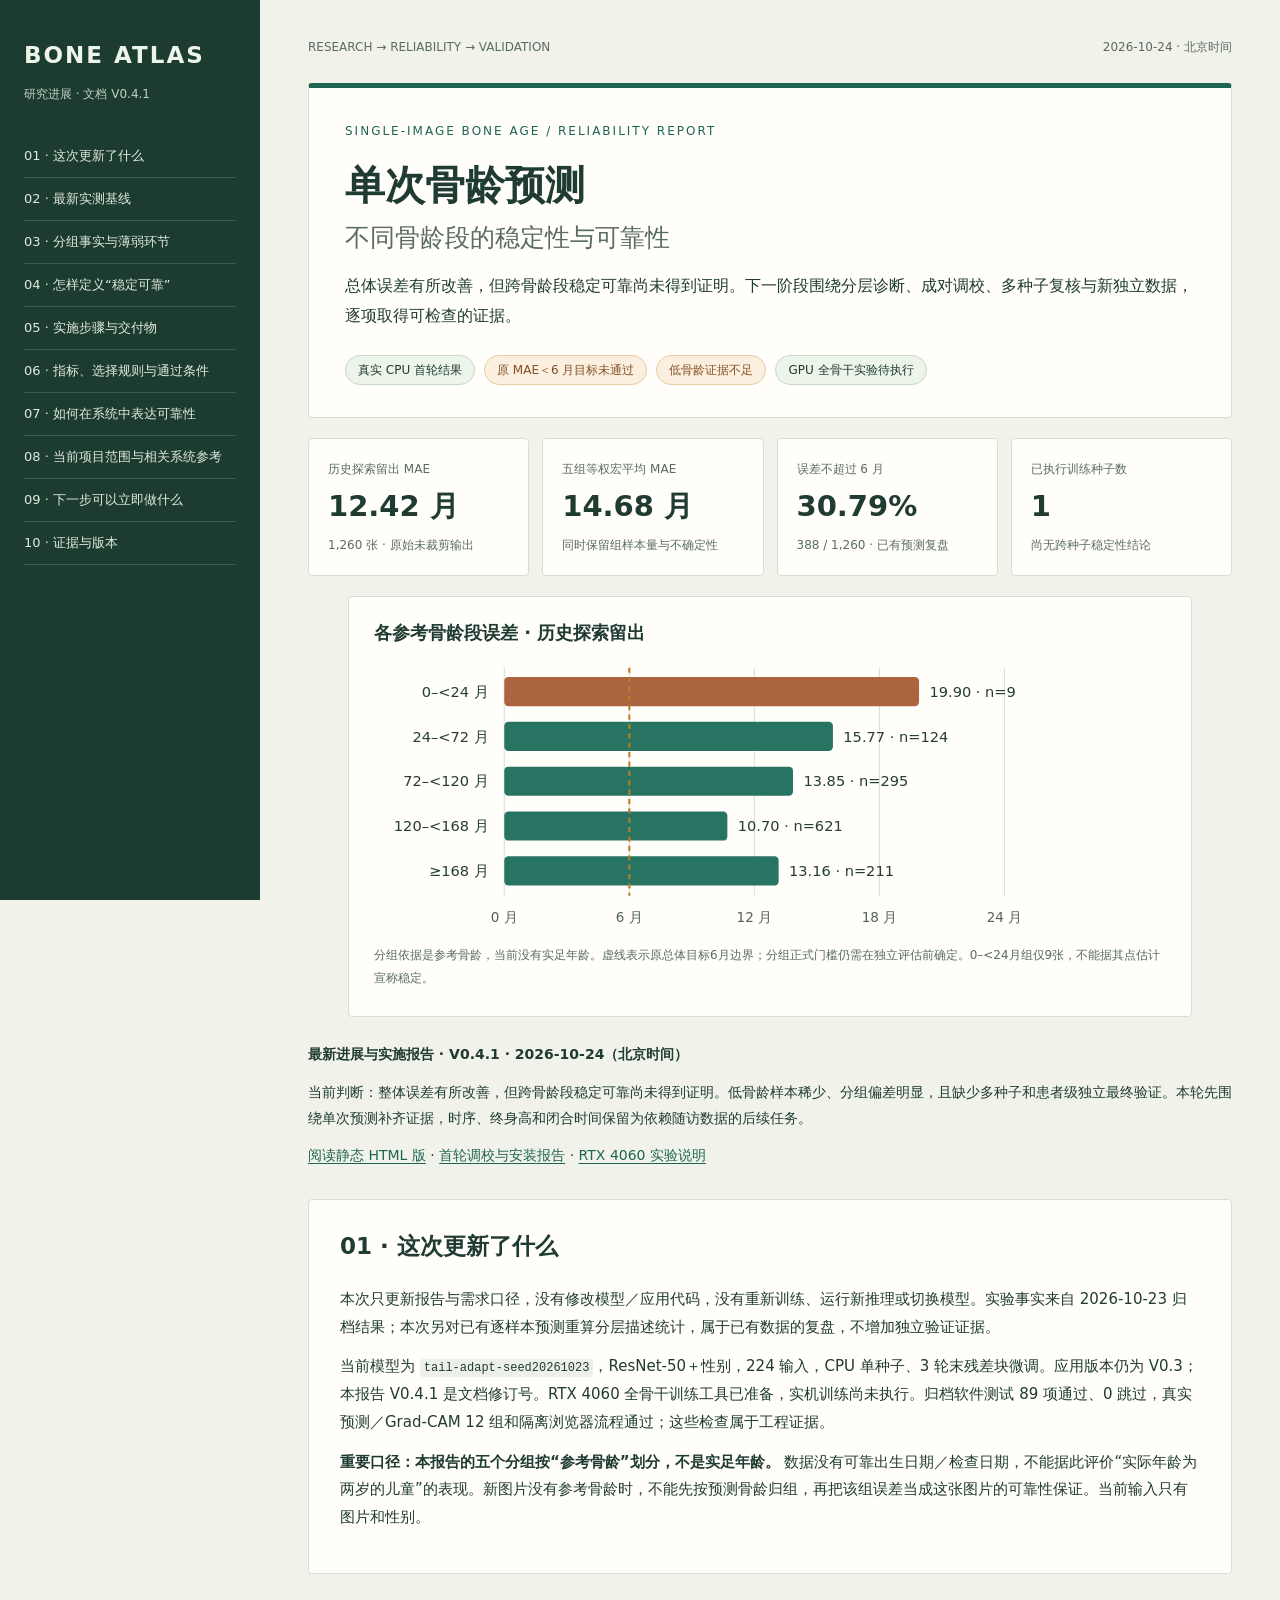
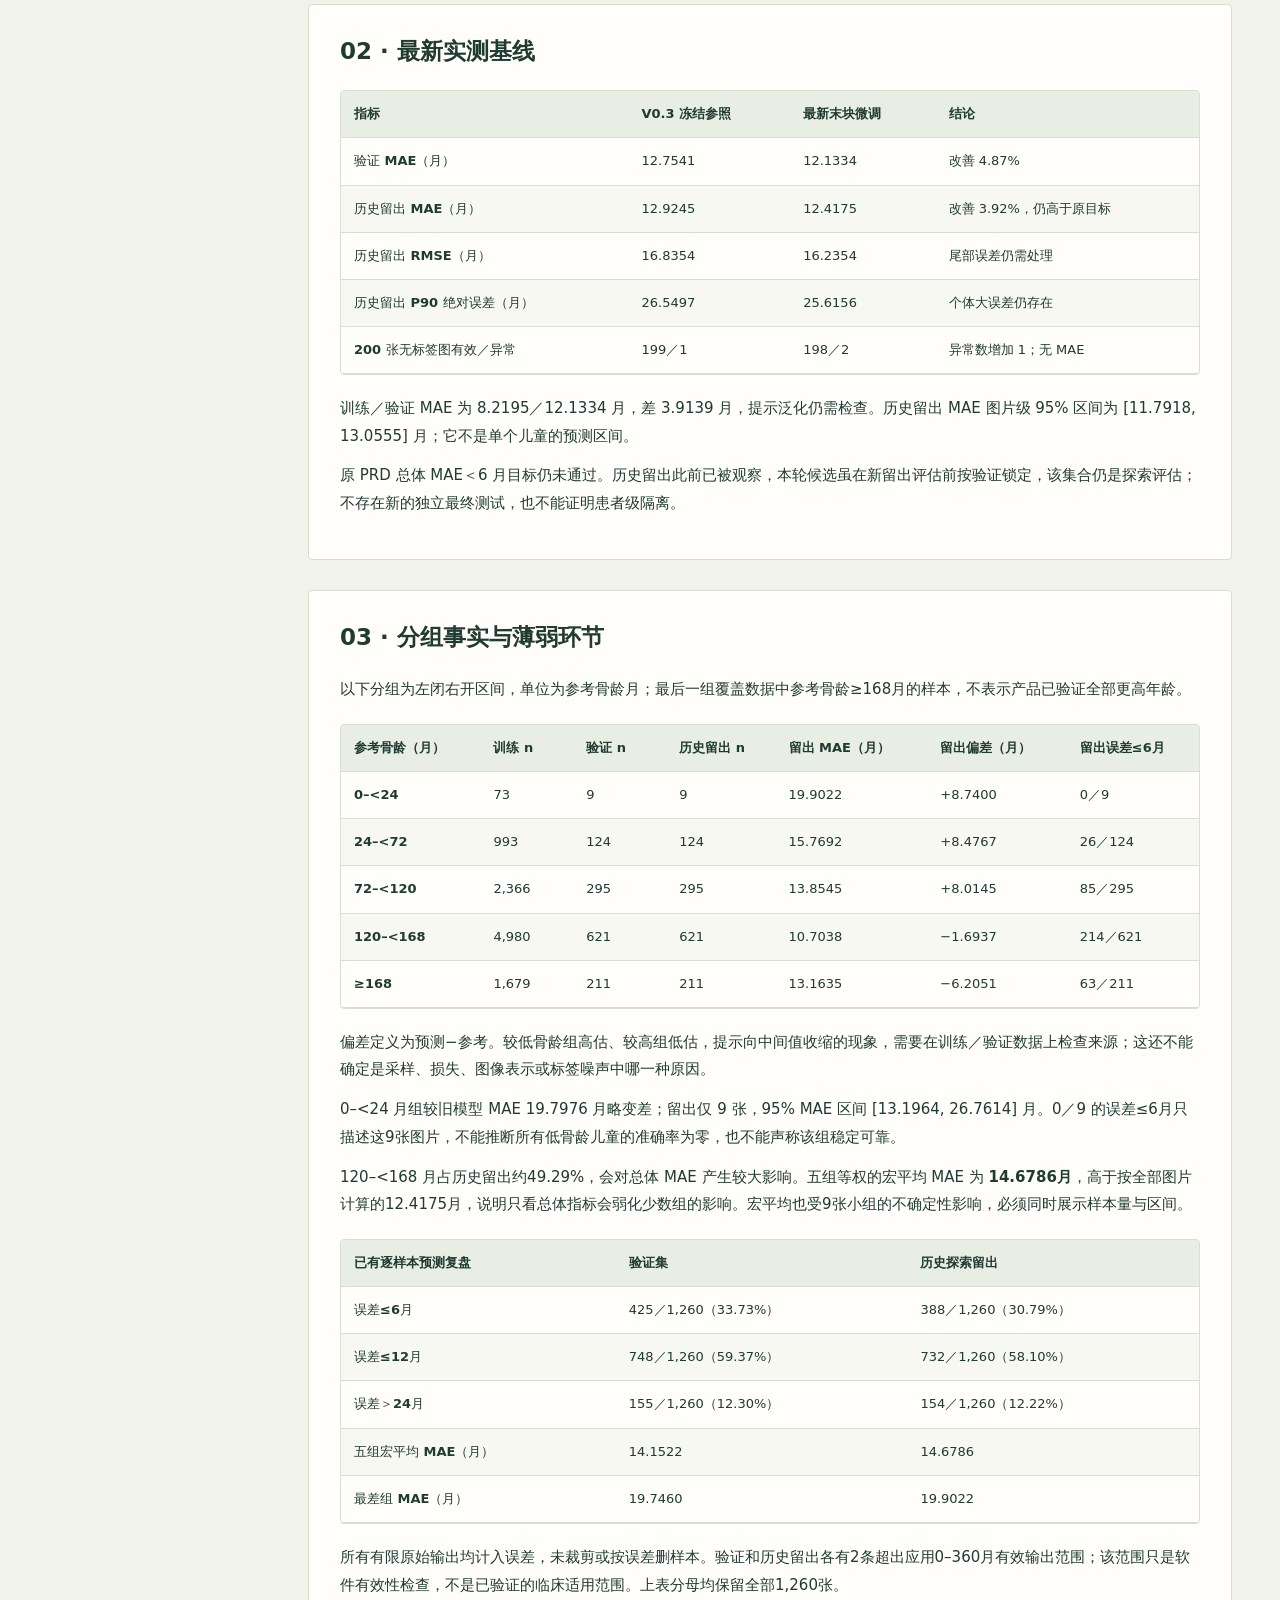
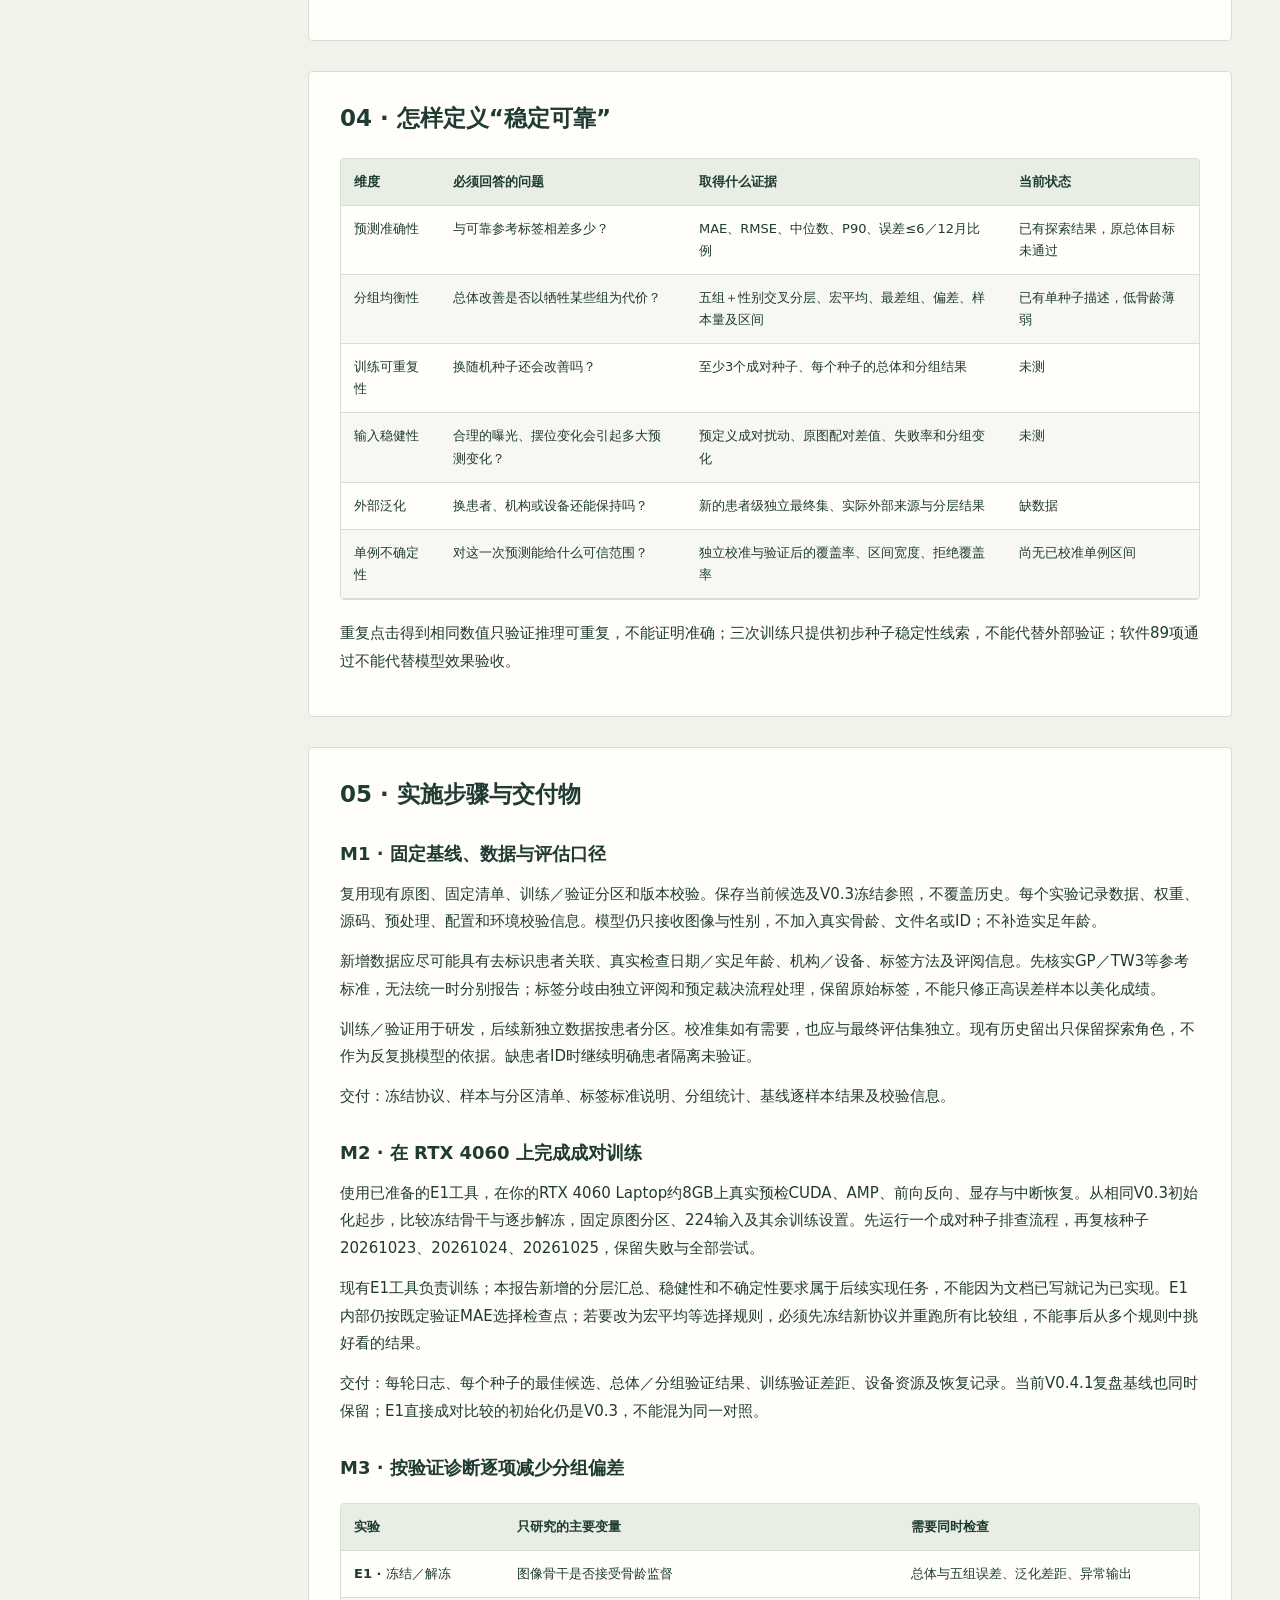
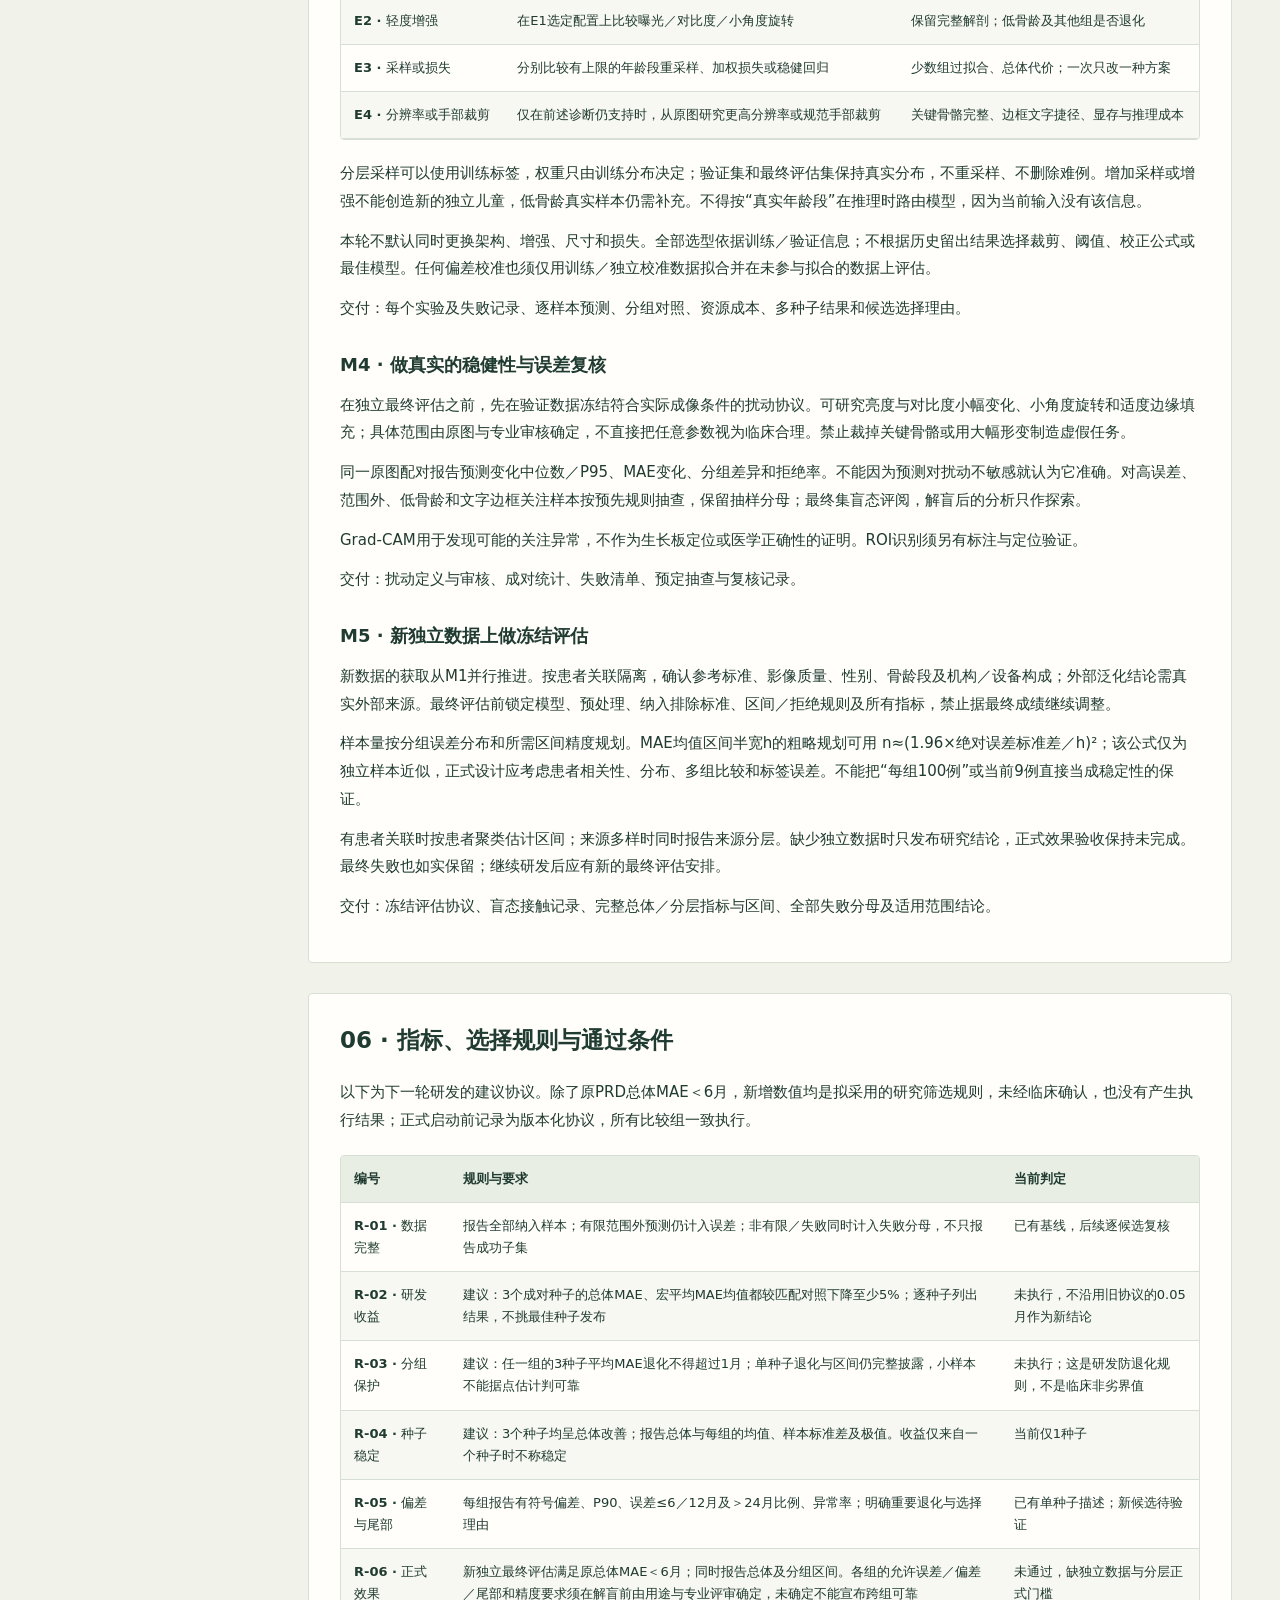
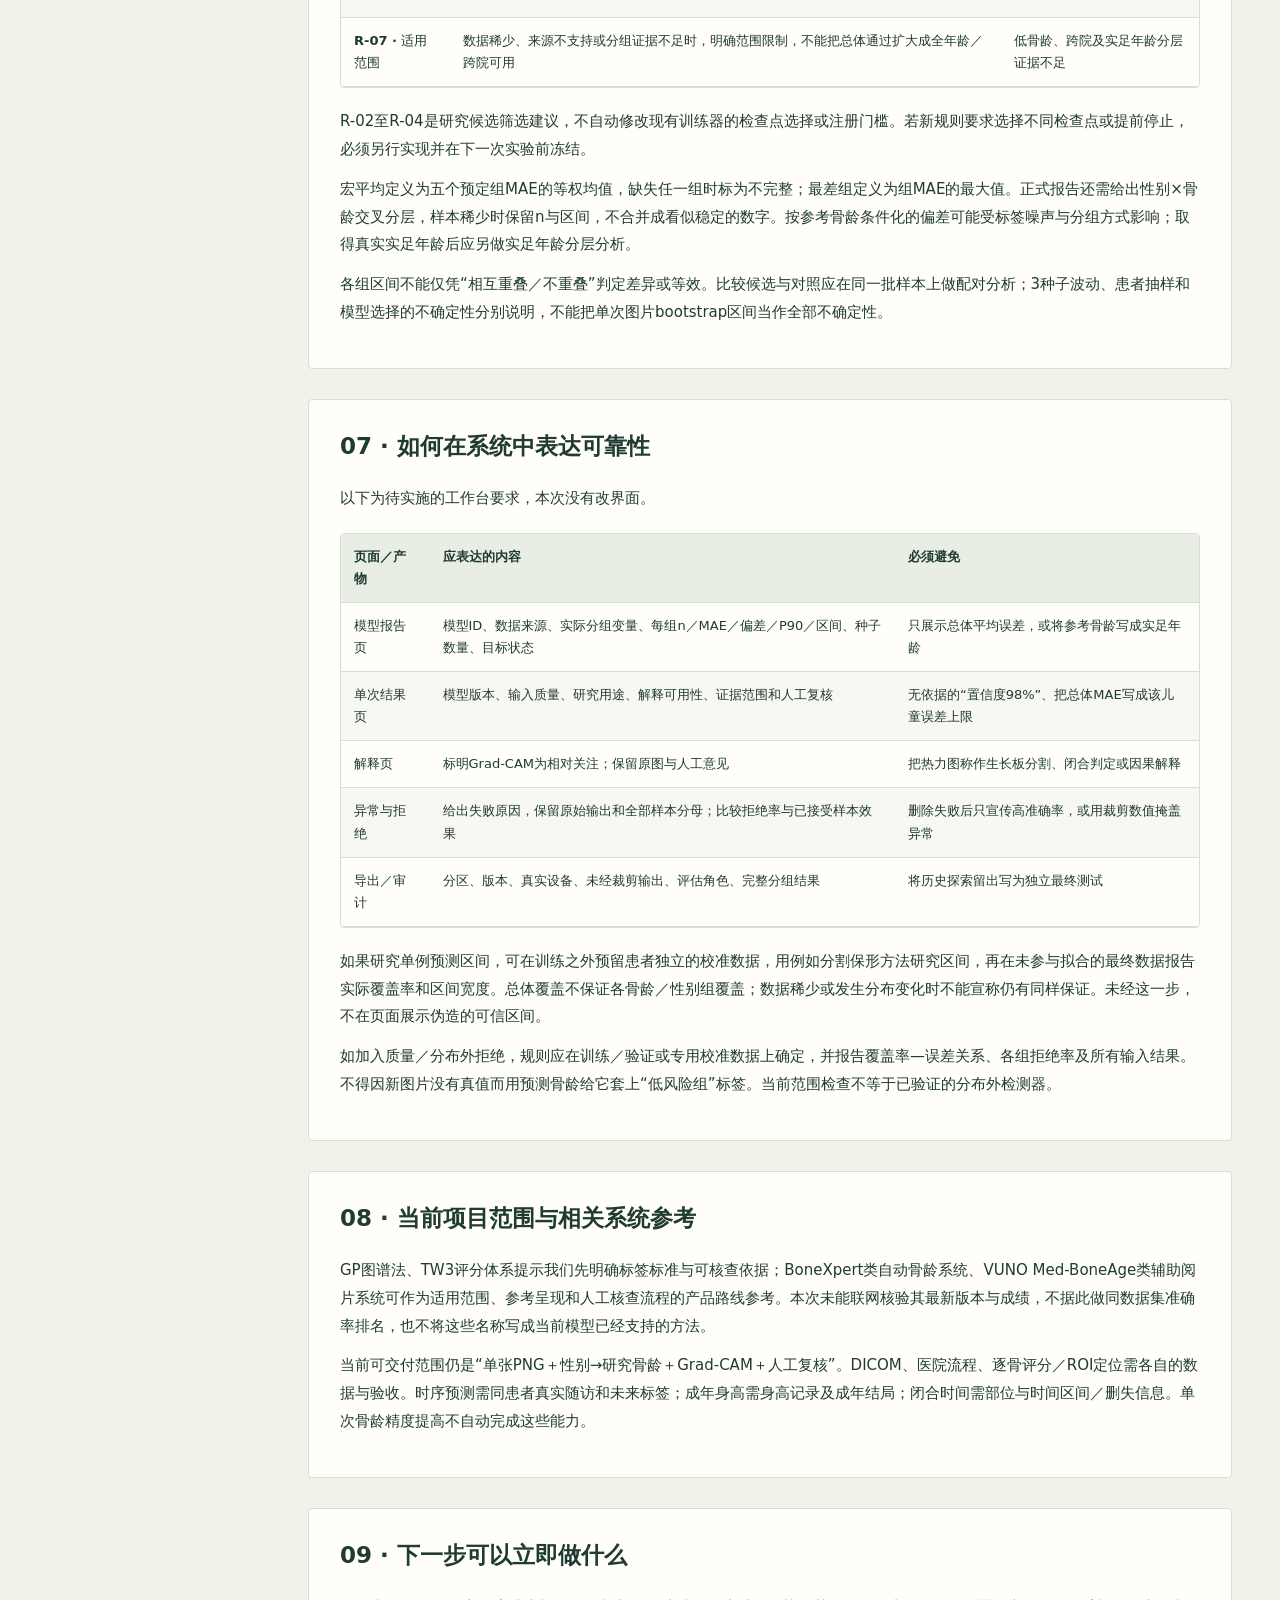
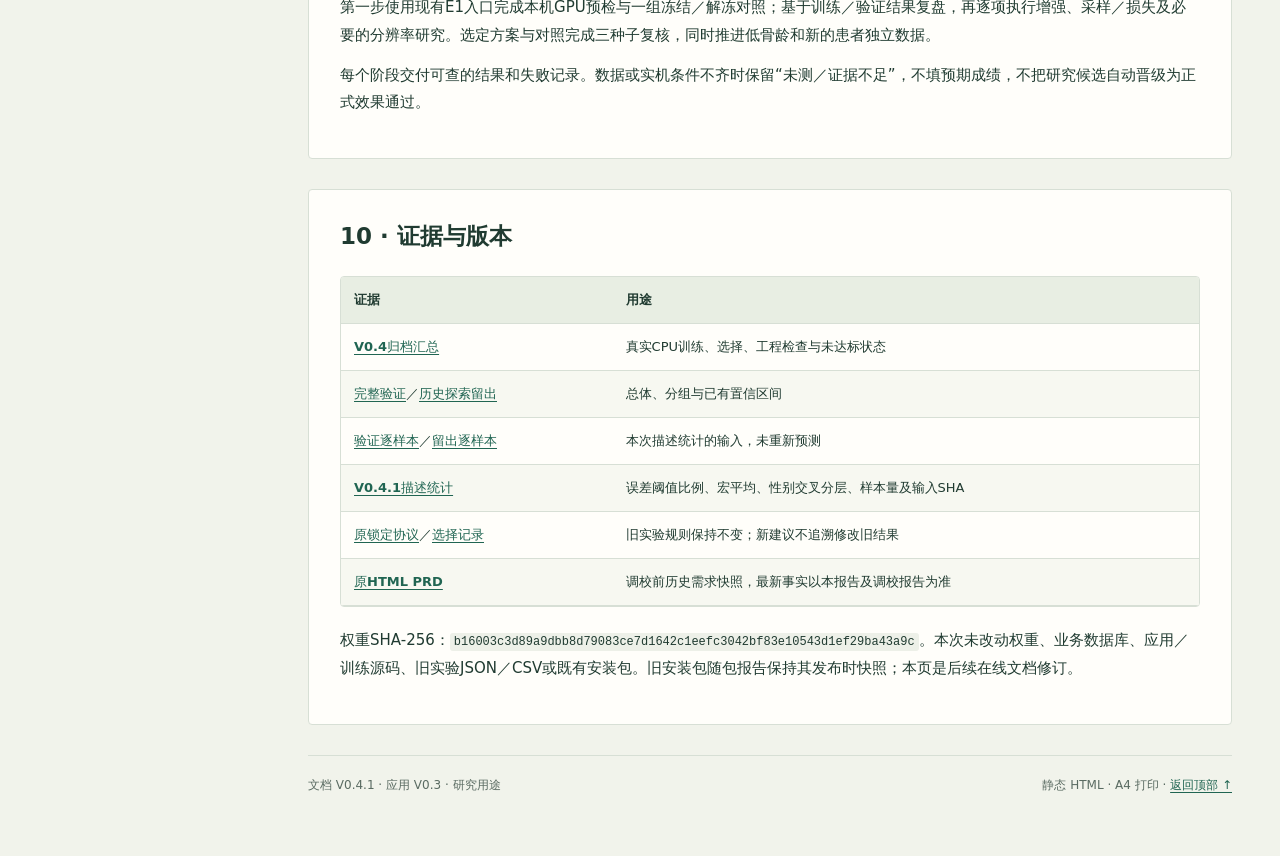
<file: docs/AGE_RELIABILITY_REPORT_V0.4.1.html>
<!doctype html><html lang="zh-CN"><head><meta charset="utf-8"><meta name="viewport" content="width=device-width,initial-scale=1"><meta name="description" content="Bone Atlas 最新跨骨龄段可靠性报告：真实实验结果、分层误差、多种子与独立评估实施方案。"><meta name="color-scheme" content="light"><title>Bone Atlas · 跨骨龄段稳定性与可靠性 V0.4.1</title><style>
:root{--ink:#203b31;--muted:#5a6b62;--green:#206552;--line:#d7dfd5;--paper:#fffefa;--bg:#f1f3eb;--warm:#a05c32}*{box-sizing:border-box}html{scroll-behavior:smooth}body{margin:0;background:var(--bg);color:var(--ink);font:15px/1.85 "Noto Sans CJK SC","Microsoft YaHei",system-ui,sans-serif}a{color:var(--green);text-underline-offset:3px}aside{position:fixed;inset:0 auto 0 0;width:260px;background:#1d3c31;color:#edf4e9;padding:34px 24px;overflow-y:auto}.brand{font-size:23px;font-weight:750;letter-spacing:2px}.subbrand{font-size:12px;color:#c0d0c2;margin:6px 0 30px}nav a{display:block;color:#e0eadb;text-decoration:none;font-size:13px;padding:9px 0;border-bottom:1px solid #40594d}main{margin-left:260px;max-width:1390px;padding:36px 48px 60px}.topline{display:flex;justify-content:space-between;gap:16px;font-size:12px;color:var(--muted);margin-bottom:25px}.hero{padding:32px 36px;background:var(--paper);border:1px solid var(--line);border-top:5px solid var(--green);border-radius:4px}.eyebrow{font-size:12px;letter-spacing:2px;color:var(--green)}h1{font-size:clamp(28px,3.1vw,44px);line-height:1.4;margin:16px 0}h1 span{display:block;font-size:.62em;font-weight:500;color:var(--muted);margin-top:7px}.lead{font-size:16px;max-width:850px}.badges{display:flex;flex-wrap:wrap;gap:9px;margin-top:24px}.badge{font-size:12px;border:1px solid #c8d8c8;border-radius:20px;padding:3px 12px;background:#edf4e9}.badge.warn{background:#fbefdf;border-color:#e8caa4;color:#865026}.stats{display:grid;grid-template-columns:repeat(4,minmax(0,1fr));gap:13px;margin:20px 0}.stat{background:var(--paper);border:1px solid var(--line);padding:19px;border-radius:4px}.stat strong{font-size:29px;display:block;font-variant-numeric:tabular-nums}.stat small,.stat span{display:block;color:var(--muted);font-size:12px}.chart{background:var(--paper);border:1px solid var(--line);padding:22px 25px;margin-bottom:25px;border-radius:4px}.chart h2{font-size:18px;margin:0 0 6px}.chart svg{display:block;width:100%;height:auto;max-width:880px}.chart p{font-size:12px;color:var(--muted);margin:5px 0}.body>p{font-size:14px}.body section{margin:30px 0;padding:29px 31px;background:var(--paper);border:1px solid var(--line);border-radius:4px;scroll-margin-top:20px}h2{font-size:23px;line-height:1.5;margin:0 0 22px}h3{font-size:18px;line-height:1.6;margin:28px 0 12px}p{margin:12px 0;overflow-wrap:anywhere}code{font:12px/1.7 ui-monospace,monospace;overflow-wrap:anywhere;background:#edf0e8;border-radius:3px;padding:2px 4px}table{width:100%;border-collapse:collapse;font-size:13px;line-height:1.7}th,td{padding:12px 13px;text-align:left;vertical-align:top;border-bottom:1px solid var(--line);min-width:78px}th{background:#e8eee3;font-weight:650}td:first-child{font-weight:550}tr:nth-child(even) td{background:#f7f8f1}.table-scroll{overflow-x:auto;max-width:100%;margin:20px 0;border:1px solid var(--line);border-radius:4px}.table-scroll:focus{outline:2px solid var(--green);outline-offset:3px}footer{font-size:12px;color:var(--muted);display:flex;justify-content:space-between;border-top:1px solid var(--line);padding-top:18px}@media(max-width:1050px){aside{width:215px;padding:28px 18px}main{margin-left:215px;padding:28px 25px}.stats{grid-template-columns:repeat(2,minmax(0,1fr))}.body section{padding:24px 20px}.hero{padding:25px}}@media(max-width:720px){aside{position:static;width:auto;padding:18px 20px}.subbrand{margin:3px 0 12px}nav{display:flex;gap:15px;overflow-x:auto;white-space:nowrap}nav a{flex:0 0 auto;padding:5px 0}main{margin-left:0;padding:20px 14px 35px}.topline{font-size:10px}.hero{padding:22px 20px}h1{font-size:28px}.stats{gap:10px}.stat{padding:13px}.stat strong{font-size:25px}.chart{padding:16px 8px}.chart h2,.chart p{padding:0 8px}.body section{padding:22px 16px;margin:19px 0}h2{font-size:21px}table{min-width:620px}footer{display:block}}@media print{@page{size:A4;margin:15mm 12mm}body{background:white;font-size:10pt;line-height:1.65;color:#111}aside,.topline{display:none}main{margin:0;padding:0;max-width:none}.hero{padding:17px 20px}.hero h1{font-size:27pt}.stats{grid-template-columns:repeat(4,minmax(0,1fr));gap:8px}.stat{padding:10px}.stat strong{font-size:20pt}.body section{border:0;border-top:1px solid #adb9aa;margin:18px 0;padding:20px 0;break-inside:auto}h2,h3{break-after:avoid}table{min-width:0!important;font-size:8pt}thead{display:table-header-group}tr{break-inside:avoid}th,td{padding:7px 6px;min-width:0}.table-scroll{overflow:visible;border:0}a{color:inherit}.chart{break-inside:avoid}.chart svg{max-height:170px}.stats,.hero{break-inside:avoid}p{orphans:3;widows:3}footer{font-size:8pt}}
</style></head><body id="top"><aside aria-label="报告导航"><div class="brand">BONE ATLAS</div><div class="subbrand">研究进展 · 文档 V0.4.1</div><nav><a href="#section-01">01 · 这次更新了什么</a><a href="#section-02">02 · 最新实测基线</a><a href="#section-03">03 · 分组事实与薄弱环节</a><a href="#section-04">04 · 怎样定义“稳定可靠”</a><a href="#section-05">05 · 实施步骤与交付物</a><a href="#section-06">06 · 指标、选择规则与通过条件</a><a href="#section-07">07 · 如何在系统中表达可靠性</a><a href="#section-08">08 · 当前项目范围与相关系统参考</a><a href="#section-09">09 · 下一步可以立即做什么</a><a href="#section-10">10 · 证据与版本</a></nav></aside><main><div class="topline"><span>RESEARCH → RELIABILITY → VALIDATION</span><span>2026-10-24 · 北京时间</span></div><header class="hero"><div class="eyebrow">SINGLE-IMAGE BONE AGE / RELIABILITY REPORT</div><h1>单次骨龄预测<span>不同骨龄段的稳定性与可靠性</span></h1><p class="lead">总体误差有所改善，但跨骨龄段稳定可靠尚未得到证明。下一阶段围绕分层诊断、成对调校、多种子复核与新独立数据，逐项取得可检查的证据。</p><div class="badges"><span class="badge">真实 CPU 首轮结果</span><span class="badge warn">原 MAE＜6 月目标未通过</span><span class="badge warn">低骨龄证据不足</span><span class="badge">GPU 全骨干实验待执行</span></div></header><div class="stats"><div class="stat"><span>历史探索留出 MAE</span><strong>12.42 月</strong><small>1,260 张 · 原始未裁剪输出</small></div><div class="stat"><span>五组等权宏平均 MAE</span><strong>14.68 月</strong><small>同时保留组样本量与不确定性</small></div><div class="stat"><span>误差不超过 6 月</span><strong>30.79%</strong><small>388 / 1,260 · 已有预测复盘</small></div><div class="stat"><span>已执行训练种子数</span><strong>1</strong><small>尚无跨种子稳定性结论</small></div></div><figure class="chart"><h2>各参考骨龄段误差 · 历史探索留出</h2><svg viewBox="0 0 760 276" role="img" aria-labelledby="chart-title chart-desc"><title id="chart-title">历史探索留出各参考骨龄段平均绝对误差</title><desc id="chart-desc">五组误差约为19.90、15.77、13.85、10.70和13.16个月。0至不足24月组仅9张。虚线为原总体目标6月边界，不是已确定的分组验收阈值。</desc><line x1="125" x2="125" y1="15" y2="234" stroke="#d9dfd7"/><text x="125" y="259" text-anchor="middle" fill="#55625c" font-size="13">0 月</text><line x1="245" x2="245" y1="15" y2="234" stroke="#d9dfd7"/><text x="245" y="259" text-anchor="middle" fill="#55625c" font-size="13">6 月</text><line x1="365" x2="365" y1="15" y2="234" stroke="#d9dfd7"/><text x="365" y="259" text-anchor="middle" fill="#55625c" font-size="13">12 月</text><line x1="485" x2="485" y1="15" y2="234" stroke="#d9dfd7"/><text x="485" y="259" text-anchor="middle" fill="#55625c" font-size="13">18 月</text><line x1="605" x2="605" y1="15" y2="234" stroke="#d9dfd7"/><text x="605" y="259" text-anchor="middle" fill="#55625c" font-size="13">24 月</text><text x="110" y="43" text-anchor="end" fill="#263d33" font-size="14">0–&lt;24 月</text><rect x="125" y="24" width="398.04" height="28" rx="4" fill="#ac643e"/><text x="533.04" y="43" fill="#263d33" font-size="14">19.90 · n=9</text><text x="110" y="86" text-anchor="end" fill="#263d33" font-size="14">24–&lt;72 月</text><rect x="125" y="67" width="315.38" height="28" rx="4" fill="#287462"/><text x="450.38" y="86" fill="#263d33" font-size="14">15.77 · n=124</text><text x="110" y="129" text-anchor="end" fill="#263d33" font-size="14">72–&lt;120 月</text><rect x="125" y="110" width="277.09" height="28" rx="4" fill="#287462"/><text x="412.09" y="129" fill="#263d33" font-size="14">13.85 · n=295</text><text x="110" y="172" text-anchor="end" fill="#263d33" font-size="14">120–&lt;168 月</text><rect x="125" y="153" width="214.08" height="28" rx="4" fill="#287462"/><text x="349.08" y="172" fill="#263d33" font-size="14">10.70 · n=621</text><text x="110" y="215" text-anchor="end" fill="#263d33" font-size="14">≥168 月</text><rect x="125" y="196" width="263.27" height="28" rx="4" fill="#287462"/><text x="398.27" y="215" fill="#263d33" font-size="14">13.16 · n=211</text><line x1="245" x2="245" y1="15" y2="234" stroke="#bb7f25" stroke-width="2" stroke-dasharray="5 4"/></svg><figcaption><p>分组依据是参考骨龄，当前没有实足年龄。虚线表示原总体目标6月边界；分组正式门槛仍需在独立评估前确定。0–&lt;24月组仅9张，不能据其点估计宣称稳定。</p></figcaption></figure><div class="body"><p><strong>最新进展与实施报告 · V0.4.1 · 2026-10-24（北京时间）</strong></p><p>当前判断：整体误差有所改善，但跨骨龄段稳定可靠尚未得到证明。低骨龄样本稀少、分组偏差明显，且缺少多种子和患者级独立最终验证。本轮先围绕单次预测补齐证据，时序、终身高和闭合时间保留为依赖随访数据的后续任务。</p><p><a href="https://github.com/Lijinge-bit/bone/blob/main/docs/AGE_RELIABILITY_REPORT_V0.4.1.html">阅读静态 HTML 版</a> · <a href="https://github.com/Lijinge-bit/bone/blob/main/docs/TUNING_V0.4.md">首轮调校与安装报告</a> · <a href="https://github.com/Lijinge-bit/bone/blob/main/docs/E1_4060.md">RTX 4060 实验说明</a></p><section id="section-01"><h2>01 · 这次更新了什么</h2><p>本次只更新报告与需求口径，没有修改模型／应用代码，没有重新训练、运行新推理或切换模型。实验事实来自 2026-10-23 归档结果；本次另对已有逐样本预测重算分层描述统计，属于已有数据的复盘，不增加独立验证证据。</p><p>当前模型为 <code>tail-adapt-seed20261023</code>，ResNet-50＋性别，224 输入，CPU 单种子、3 轮末残差块微调。应用版本仍为 V0.3；本报告 V0.4.1 是文档修订号。RTX 4060 全骨干训练工具已准备，实机训练尚未执行。归档软件测试 89 项通过、0 跳过，真实预测／Grad-CAM 12 组和隔离浏览器流程通过；这些检查属于工程证据。</p><p><strong>重要口径：本报告的五个分组按“参考骨龄”划分，不是实足年龄。</strong> 数据没有可靠出生日期／检查日期，不能据此评价“实际年龄为两岁的儿童”的表现。新图片没有参考骨龄时，不能先按预测骨龄归组，再把该组误差当成这张图片的可靠性保证。当前输入只有图片和性别。</p></section><section id="section-02"><h2>02 · 最新实测基线</h2><div class="table-scroll" tabindex="0" role="region" aria-label="可横向滚动的数据表"><table><thead><tr><th scope="col">指标</th><th scope="col">V0.3 冻结参照</th><th scope="col">最新末块微调</th><th scope="col">结论</th></tr></thead><tbody><tr><td>验证 MAE（月）</td><td>12.7541</td><td>12.1334</td><td>改善 4.87%</td></tr><tr><td>历史留出 MAE（月）</td><td>12.9245</td><td>12.4175</td><td>改善 3.92%，仍高于原目标</td></tr><tr><td>历史留出 RMSE（月）</td><td>16.8354</td><td>16.2354</td><td>尾部误差仍需处理</td></tr><tr><td>历史留出 P90 绝对误差（月）</td><td>26.5497</td><td>25.6156</td><td>个体大误差仍存在</td></tr><tr><td>200 张无标签图有效／异常</td><td>199／1</td><td>198／2</td><td>异常数增加 1；无 MAE</td></tr></tbody></table></div><p>训练／验证 MAE 为 8.2195／12.1334 月，差 3.9139 月，提示泛化仍需检查。历史留出 MAE 图片级 95% 区间为 [11.7918, 13.0555] 月；它不是单个儿童的预测区间。</p><p>原 PRD 总体 MAE＜6 月目标仍未通过。历史留出此前已被观察，本轮候选虽在新留出评估前按验证锁定，该集合仍是探索评估；不存在新的独立最终测试，也不能证明患者级隔离。</p></section><section id="section-03"><h2>03 · 分组事实与薄弱环节</h2><p>以下分组为左闭右开区间，单位为参考骨龄月；最后一组覆盖数据中参考骨龄≥168月的样本，不表示产品已验证全部更高年龄。</p><div class="table-scroll" tabindex="0" role="region" aria-label="可横向滚动的数据表"><table><thead><tr><th scope="col">参考骨龄（月）</th><th scope="col">训练 n</th><th scope="col">验证 n</th><th scope="col">历史留出 n</th><th scope="col">留出 MAE（月）</th><th scope="col">留出偏差（月）</th><th scope="col">留出误差≤6月</th></tr></thead><tbody><tr><td>0–&lt;24</td><td>73</td><td>9</td><td>9</td><td>19.9022</td><td>+8.7400</td><td>0／9</td></tr><tr><td>24–&lt;72</td><td>993</td><td>124</td><td>124</td><td>15.7692</td><td>+8.4767</td><td>26／124</td></tr><tr><td>72–&lt;120</td><td>2,366</td><td>295</td><td>295</td><td>13.8545</td><td>+8.0145</td><td>85／295</td></tr><tr><td>120–&lt;168</td><td>4,980</td><td>621</td><td>621</td><td>10.7038</td><td>−1.6937</td><td>214／621</td></tr><tr><td>≥168</td><td>1,679</td><td>211</td><td>211</td><td>13.1635</td><td>−6.2051</td><td>63／211</td></tr></tbody></table></div><p>偏差定义为预测−参考。较低骨龄组高估、较高组低估，提示向中间值收缩的现象，需要在训练／验证数据上检查来源；这还不能确定是采样、损失、图像表示或标签噪声中哪一种原因。</p><p>0–&lt;24 月组较旧模型 MAE 19.7976 月略变差；留出仅 9 张，95% MAE 区间 [13.1964, 26.7614] 月。0／9 的误差≤6月只描述这9张图片，不能推断所有低骨龄儿童的准确率为零，也不能声称该组稳定可靠。</p><p>120–&lt;168 月占历史留出约49.29%，会对总体 MAE 产生较大影响。五组等权的宏平均 MAE 为 <strong>14.6786月</strong>，高于按全部图片计算的12.4175月，说明只看总体指标会弱化少数组的影响。宏平均也受9张小组的不确定性影响，必须同时展示样本量与区间。</p><div class="table-scroll" tabindex="0" role="region" aria-label="可横向滚动的数据表"><table><thead><tr><th scope="col">已有逐样本预测复盘</th><th scope="col">验证集</th><th scope="col">历史探索留出</th></tr></thead><tbody><tr><td>误差≤6月</td><td>425／1,260（33.73%）</td><td>388／1,260（30.79%）</td></tr><tr><td>误差≤12月</td><td>748／1,260（59.37%）</td><td>732／1,260（58.10%）</td></tr><tr><td>误差＞24月</td><td>155／1,260（12.30%）</td><td>154／1,260（12.22%）</td></tr><tr><td>五组宏平均 MAE（月）</td><td>14.1522</td><td>14.6786</td></tr><tr><td>最差组 MAE（月）</td><td>19.7460</td><td>19.9022</td></tr></tbody></table></div><p>所有有限原始输出均计入误差，未裁剪或按误差删样本。验证和历史留出各有2条超出应用0–360月有效输出范围；该范围只是软件有效性检查，不是已验证的临床适用范围。上表分母均保留全部1,260张。</p></section><section id="section-04"><h2>04 · 怎样定义“稳定可靠”</h2><div class="table-scroll" tabindex="0" role="region" aria-label="可横向滚动的数据表"><table><thead><tr><th scope="col">维度</th><th scope="col">必须回答的问题</th><th scope="col">取得什么证据</th><th scope="col">当前状态</th></tr></thead><tbody><tr><td>预测准确性</td><td>与可靠参考标签相差多少？</td><td>MAE、RMSE、中位数、P90、误差≤6／12月比例</td><td>已有探索结果，原总体目标未通过</td></tr><tr><td>分组均衡性</td><td>总体改善是否以牺牲某些组为代价？</td><td>五组＋性别交叉分层、宏平均、最差组、偏差、样本量及区间</td><td>已有单种子描述，低骨龄薄弱</td></tr><tr><td>训练可重复性</td><td>换随机种子还会改善吗？</td><td>至少3个成对种子、每个种子的总体和分组结果</td><td>未测</td></tr><tr><td>输入稳健性</td><td>合理的曝光、摆位变化会引起多大预测变化？</td><td>预定义成对扰动、原图配对差值、失败率和分组变化</td><td>未测</td></tr><tr><td>外部泛化</td><td>换患者、机构或设备还能保持吗？</td><td>新的患者级独立最终集、实际外部来源与分层结果</td><td>缺数据</td></tr><tr><td>单例不确定性</td><td>对这一次预测能给什么可信范围？</td><td>独立校准与验证后的覆盖率、区间宽度、拒绝覆盖率</td><td>尚无已校准单例区间</td></tr></tbody></table></div><p>重复点击得到相同数值只验证推理可重复，不能证明准确；三次训练只提供初步种子稳定性线索，不能代替外部验证；软件89项通过不能代替模型效果验收。</p></section><section id="section-05"><h2>05 · 实施步骤与交付物</h2><h3>M1 · 固定基线、数据与评估口径</h3><p>复用现有原图、固定清单、训练／验证分区和版本校验。保存当前候选及V0.3冻结参照，不覆盖历史。每个实验记录数据、权重、源码、预处理、配置和环境校验信息。模型仍只接收图像与性别，不加入真实骨龄、文件名或ID；不补造实足年龄。</p><p>新增数据应尽可能具有去标识患者关联、真实检查日期／实足年龄、机构／设备、标签方法及评阅信息。先核实GP／TW3等参考标准，无法统一时分别报告；标签分歧由独立评阅和预定裁决流程处理，保留原始标签，不能只修正高误差样本以美化成绩。</p><p>训练／验证用于研发，后续新独立数据按患者分区。校准集如有需要，也应与最终评估集独立。现有历史留出只保留探索角色，不作为反复挑模型的依据。缺患者ID时继续明确患者隔离未验证。</p><p>交付：冻结协议、样本与分区清单、标签标准说明、分组统计、基线逐样本结果及校验信息。</p><h3>M2 · 在 RTX 4060 上完成成对训练</h3><p>使用已准备的E1工具，在你的RTX 4060 Laptop约8GB上真实预检CUDA、AMP、前向反向、显存与中断恢复。从相同V0.3初始化起步，比较冻结骨干与逐步解冻，固定原图分区、224输入及其余训练设置。先运行一个成对种子排查流程，再复核种子20261023、20261024、20261025，保留失败与全部尝试。</p><p>现有E1工具负责训练；本报告新增的分层汇总、稳健性和不确定性要求属于后续实现任务，不能因为文档已写就记为已实现。E1内部仍按既定验证MAE选择检查点；若要改为宏平均等选择规则，必须先冻结新协议并重跑所有比较组，不能事后从多个规则中挑好看的结果。</p><p>交付：每轮日志、每个种子的最佳候选、总体／分组验证结果、训练验证差距、设备资源及恢复记录。当前V0.4.1复盘基线也同时保留；E1直接成对比较的初始化仍是V0.3，不能混为同一对照。</p><h3>M3 · 按验证诊断逐项减少分组偏差</h3><div class="table-scroll" tabindex="0" role="region" aria-label="可横向滚动的数据表"><table><thead><tr><th scope="col">实验</th><th scope="col">只研究的主要变量</th><th scope="col">需要同时检查</th></tr></thead><tbody><tr><td>E1 · 冻结／解冻</td><td>图像骨干是否接受骨龄监督</td><td>总体与五组误差、泛化差距、异常输出</td></tr><tr><td>E2 · 轻度增强</td><td>在E1选定配置上比较曝光／对比度／小角度旋转</td><td>保留完整解剖；低骨龄及其他组是否退化</td></tr><tr><td>E3 · 采样或损失</td><td>分别比较有上限的年龄段重采样、加权损失或稳健回归</td><td>少数组过拟合、总体代价；一次只改一种方案</td></tr><tr><td>E4 · 分辨率或手部裁剪</td><td>仅在前述诊断仍支持时，从原图研究更高分辨率或规范手部裁剪</td><td>关键骨骼完整、边框文字捷径、显存与推理成本</td></tr></tbody></table></div><p>分层采样可以使用训练标签，权重只由训练分布决定；验证集和最终评估集保持真实分布，不重采样、不删除难例。增加采样或增强不能创造新的独立儿童，低骨龄真实样本仍需补充。不得按“真实年龄段”在推理时路由模型，因为当前输入没有该信息。</p><p>本轮不默认同时更换架构、增强、尺寸和损失。全部选型依据训练／验证信息；不根据历史留出结果选择裁剪、阈值、校正公式或最佳模型。任何偏差校准也须仅用训练／独立校准数据拟合并在未参与拟合的数据上评估。</p><p>交付：每个实验及失败记录、逐样本预测、分组对照、资源成本、多种子结果和候选选择理由。</p><h3>M4 · 做真实的稳健性与误差复核</h3><p>在独立最终评估之前，先在验证数据冻结符合实际成像条件的扰动协议。可研究亮度与对比度小幅变化、小角度旋转和适度边缘填充；具体范围由原图与专业审核确定，不直接把任意参数视为临床合理。禁止裁掉关键骨骼或用大幅形变制造虚假任务。</p><p>同一原图配对报告预测变化中位数／P95、MAE变化、分组差异和拒绝率。不能因为预测对扰动不敏感就认为它准确。对高误差、范围外、低骨龄和文字边框关注样本按预先规则抽查，保留抽样分母；最终集盲态评阅，解盲后的分析只作探索。</p><p>Grad-CAM用于发现可能的关注异常，不作为生长板定位或医学正确性的证明。ROI识别须另有标注与定位验证。</p><p>交付：扰动定义与审核、成对统计、失败清单、预定抽查与复核记录。</p><h3>M5 · 新独立数据上做冻结评估</h3><p>新数据的获取从M1并行推进。按患者关联隔离，确认参考标准、影像质量、性别、骨龄段及机构／设备构成；外部泛化结论需真实外部来源。最终评估前锁定模型、预处理、纳入排除标准、区间／拒绝规则及所有指标，禁止据最终成绩继续调整。</p><p>样本量按分组误差分布和所需区间精度规划。MAE均值区间半宽h的粗略规划可用 n≈(1.96×绝对误差标准差／h)²；该公式仅为独立样本近似，正式设计应考虑患者相关性、分布、多组比较和标签误差。不能把“每组100例”或当前9例直接当成稳定性的保证。</p><p>有患者关联时按患者聚类估计区间；来源多样时同时报告来源分层。缺少独立数据时只发布研究结论，正式效果验收保持未完成。最终失败也如实保留；继续研发后应有新的最终评估安排。</p><p>交付：冻结评估协议、盲态接触记录、完整总体／分层指标与区间、全部失败分母及适用范围结论。</p></section><section id="section-06"><h2>06 · 指标、选择规则与通过条件</h2><p>以下为下一轮研发的建议协议。除了原PRD总体MAE＜6月，新增数值均是拟采用的研究筛选规则，未经临床确认，也没有产生执行结果；正式启动前记录为版本化协议，所有比较组一致执行。</p><div class="table-scroll" tabindex="0" role="region" aria-label="可横向滚动的数据表"><table><thead><tr><th scope="col">编号</th><th scope="col">规则与要求</th><th scope="col">当前判定</th></tr></thead><tbody><tr><td>R-01 · 数据完整</td><td>报告全部纳入样本；有限范围外预测仍计入误差；非有限／失败同时计入失败分母，不只报告成功子集</td><td>已有基线，后续逐候选复核</td></tr><tr><td>R-02 · 研发收益</td><td>建议：3个成对种子的总体MAE、宏平均MAE均值都较匹配对照下降至少5%；逐种子列出结果，不挑最佳种子发布</td><td>未执行，不沿用旧协议的0.05月作为新结论</td></tr><tr><td>R-03 · 分组保护</td><td>建议：任一组的3种子平均MAE退化不得超过1月；单种子退化与区间仍完整披露，小样本不能据点估计判可靠</td><td>未执行；这是研发防退化规则，不是临床非劣界值</td></tr><tr><td>R-04 · 种子稳定</td><td>建议：3个种子均呈总体改善；报告总体与每组的均值、样本标准差及极值。收益仅来自一个种子时不称稳定</td><td>当前仅1种子</td></tr><tr><td>R-05 · 偏差与尾部</td><td>每组报告有符号偏差、P90、误差≤6／12月及＞24月比例、异常率；明确重要退化与选择理由</td><td>已有单种子描述；新候选待验证</td></tr><tr><td>R-06 · 正式效果</td><td>新独立最终评估满足原总体MAE＜6月；同时报告总体及分组区间。各组的允许误差／偏差／尾部和精度要求须在解盲前由用途与专业评审确定，未确定不能宣布跨组可靠</td><td>未通过，缺独立数据与分层正式门槛</td></tr><tr><td>R-07 · 适用范围</td><td>数据稀少、来源不支持或分组证据不足时，明确范围限制，不能把总体通过扩大成全年龄／跨院可用</td><td>低骨龄、跨院及实足年龄分层证据不足</td></tr></tbody></table></div><p>R-02至R-04是研究候选筛选建议，不自动修改现有训练器的检查点选择或注册门槛。若新规则要求选择不同检查点或提前停止，必须另行实现并在下一次实验前冻结。</p><p>宏平均定义为五个预定组MAE的等权均值，缺失任一组时标为不完整；最差组定义为组MAE的最大值。正式报告还需给出性别×骨龄交叉分层，样本稀少时保留n与区间，不合并成看似稳定的数字。按参考骨龄条件化的偏差可能受标签噪声与分组方式影响；取得真实实足年龄后应另做实足年龄分层分析。</p><p>各组区间不能仅凭“相互重叠／不重叠”判定差异或等效。比较候选与对照应在同一批样本上做配对分析；3种子波动、患者抽样和模型选择的不确定性分别说明，不能把单次图片bootstrap区间当作全部不确定性。</p></section><section id="section-07"><h2>07 · 如何在系统中表达可靠性</h2><p>以下为待实施的工作台要求，本次没有改界面。</p><div class="table-scroll" tabindex="0" role="region" aria-label="可横向滚动的数据表"><table><thead><tr><th scope="col">页面／产物</th><th scope="col">应表达的内容</th><th scope="col">必须避免</th></tr></thead><tbody><tr><td>模型报告页</td><td>模型ID、数据来源、实际分组变量、每组n／MAE／偏差／P90／区间、种子数量、目标状态</td><td>只展示总体平均误差，或将参考骨龄写成实足年龄</td></tr><tr><td>单次结果页</td><td>模型版本、输入质量、研究用途、解释可用性、证据范围和人工复核</td><td>无依据的“置信度98%”、把总体MAE写成该儿童误差上限</td></tr><tr><td>解释页</td><td>标明Grad-CAM为相对关注；保留原图与人工意见</td><td>把热力图称作生长板分割、闭合判定或因果解释</td></tr><tr><td>异常与拒绝</td><td>给出失败原因，保留原始输出和全部样本分母；比较拒绝率与已接受样本效果</td><td>删除失败后只宣传高准确率，或用裁剪数值掩盖异常</td></tr><tr><td>导出／审计</td><td>分区、版本、真实设备、未经裁剪输出、评估角色、完整分组结果</td><td>将历史探索留出写为独立最终测试</td></tr></tbody></table></div><p>如果研究单例预测区间，可在训练之外预留患者独立的校准数据，用例如分割保形方法研究区间，再在未参与拟合的最终数据报告实际覆盖率和区间宽度。总体覆盖不保证各骨龄／性别组覆盖；数据稀少或发生分布变化时不能宣称仍有同样保证。未经这一步，不在页面展示伪造的可信区间。</p><p>如加入质量／分布外拒绝，规则应在训练／验证或专用校准数据上确定，并报告覆盖率—误差关系、各组拒绝率及所有输入结果。不得因新图片没有真值而用预测骨龄给它套上“低风险组”标签。当前范围检查不等于已验证的分布外检测器。</p></section><section id="section-08"><h2>08 · 当前项目范围与相关系统参考</h2><p>GP图谱法、TW3评分体系提示我们先明确标签标准与可核查依据；BoneXpert类自动骨龄系统、VUNO Med-BoneAge类辅助阅片系统可作为适用范围、参考呈现和人工核查流程的产品路线参考。本次未能联网核验其最新版本与成绩，不据此做同数据集准确率排名，也不将这些名称写成当前模型已经支持的方法。</p><p>当前可交付范围仍是“单张PNG＋性别→研究骨龄＋Grad-CAM＋人工复核”。DICOM、医院流程、逐骨评分／ROI定位需各自的数据与验收。时序预测需同患者真实随访和未来标签；成年身高需身高记录及成年结局；闭合时间需部位与时间区间／删失信息。单次骨龄精度提高不自动完成这些能力。</p></section><section id="section-09"><h2>09 · 下一步可以立即做什么</h2><p>第一步使用现有E1入口完成本机GPU预检与一组冻结／解冻对照；基于训练／验证结果复盘，再逐项执行增强、采样／损失及必要的分辨率研究。选定方案与对照完成三种子复核，同时推进低骨龄和新的患者独立数据。</p><p>每个阶段交付可查的结果和失败记录。数据或实机条件不齐时保留“未测／证据不足”，不填预期成绩，不把研究候选自动晋级为正式效果通过。</p></section><section id="section-10"><h2>10 · 证据与版本</h2><div class="table-scroll" tabindex="0" role="region" aria-label="可横向滚动的数据表"><table><thead><tr><th scope="col">证据</th><th scope="col">用途</th></tr></thead><tbody><tr><td><a href="https://github.com/Lijinge-bit/bone/blob/main/docs/reports/tuning-v04-summary.json">V0.4归档汇总</a></td><td>真实CPU训练、选择、工程检查与未达标状态</td></tr><tr><td><a href="https://github.com/Lijinge-bit/bone/blob/main/docs/reports/tuning-v04-full-validation.json">完整验证</a>／<a href="https://github.com/Lijinge-bit/bone/blob/main/docs/reports/tuning-v04-holdout.json">历史探索留出</a></td><td>总体、分组与已有置信区间</td></tr><tr><td><a href="https://github.com/Lijinge-bit/bone/blob/main/docs/reports/tuning-v04-validation-predictions.csv">验证逐样本</a>／<a href="https://github.com/Lijinge-bit/bone/blob/main/docs/reports/tuning-v04-holdout-predictions.csv">留出逐样本</a></td><td>本次描述统计的输入，未重新预测</td></tr><tr><td><a href="https://github.com/Lijinge-bit/bone/blob/main/docs/reports/age-reliability-v041-descriptive.json">V0.4.1描述统计</a></td><td>误差阈值比例、宏平均、性别交叉分层、样本量及输入SHA</td></tr><tr><td><a href="https://github.com/Lijinge-bit/bone/blob/main/docs/reports/tuning-v04-protocol.json">原锁定协议</a>／<a href="https://github.com/Lijinge-bit/bone/blob/main/docs/reports/tuning-v04-selection.json">选择记录</a></td><td>旧实验规则保持不变；新建议不追溯修改旧结果</td></tr><tr><td><a href="https://github.com/Lijinge-bit/bone/blob/main/docs/PRD_V0.4_EXPERIMENT_REVIEW.html">原HTML PRD</a></td><td>调校前历史需求快照，最新事实以本报告及调校报告为准</td></tr></tbody></table></div><p>权重SHA-256：<code>b16003c3d89a9dbb8d79083ce7d1642c1eefc3042bf83e10543d1ef29ba43a9c</code>。本次未改动权重、业务数据库、应用／训练源码、旧实验JSON／CSV或既有安装包。旧安装包随包报告保持其发布时快照；本页是后续在线文档修订。</p></section></div><footer><span>文档 V0.4.1 · 应用 V0.3 · 研究用途</span><span>静态 HTML · A4 打印 · <a href="#top">返回顶部 ↑</a></span></footer></main></body></html>
</file>
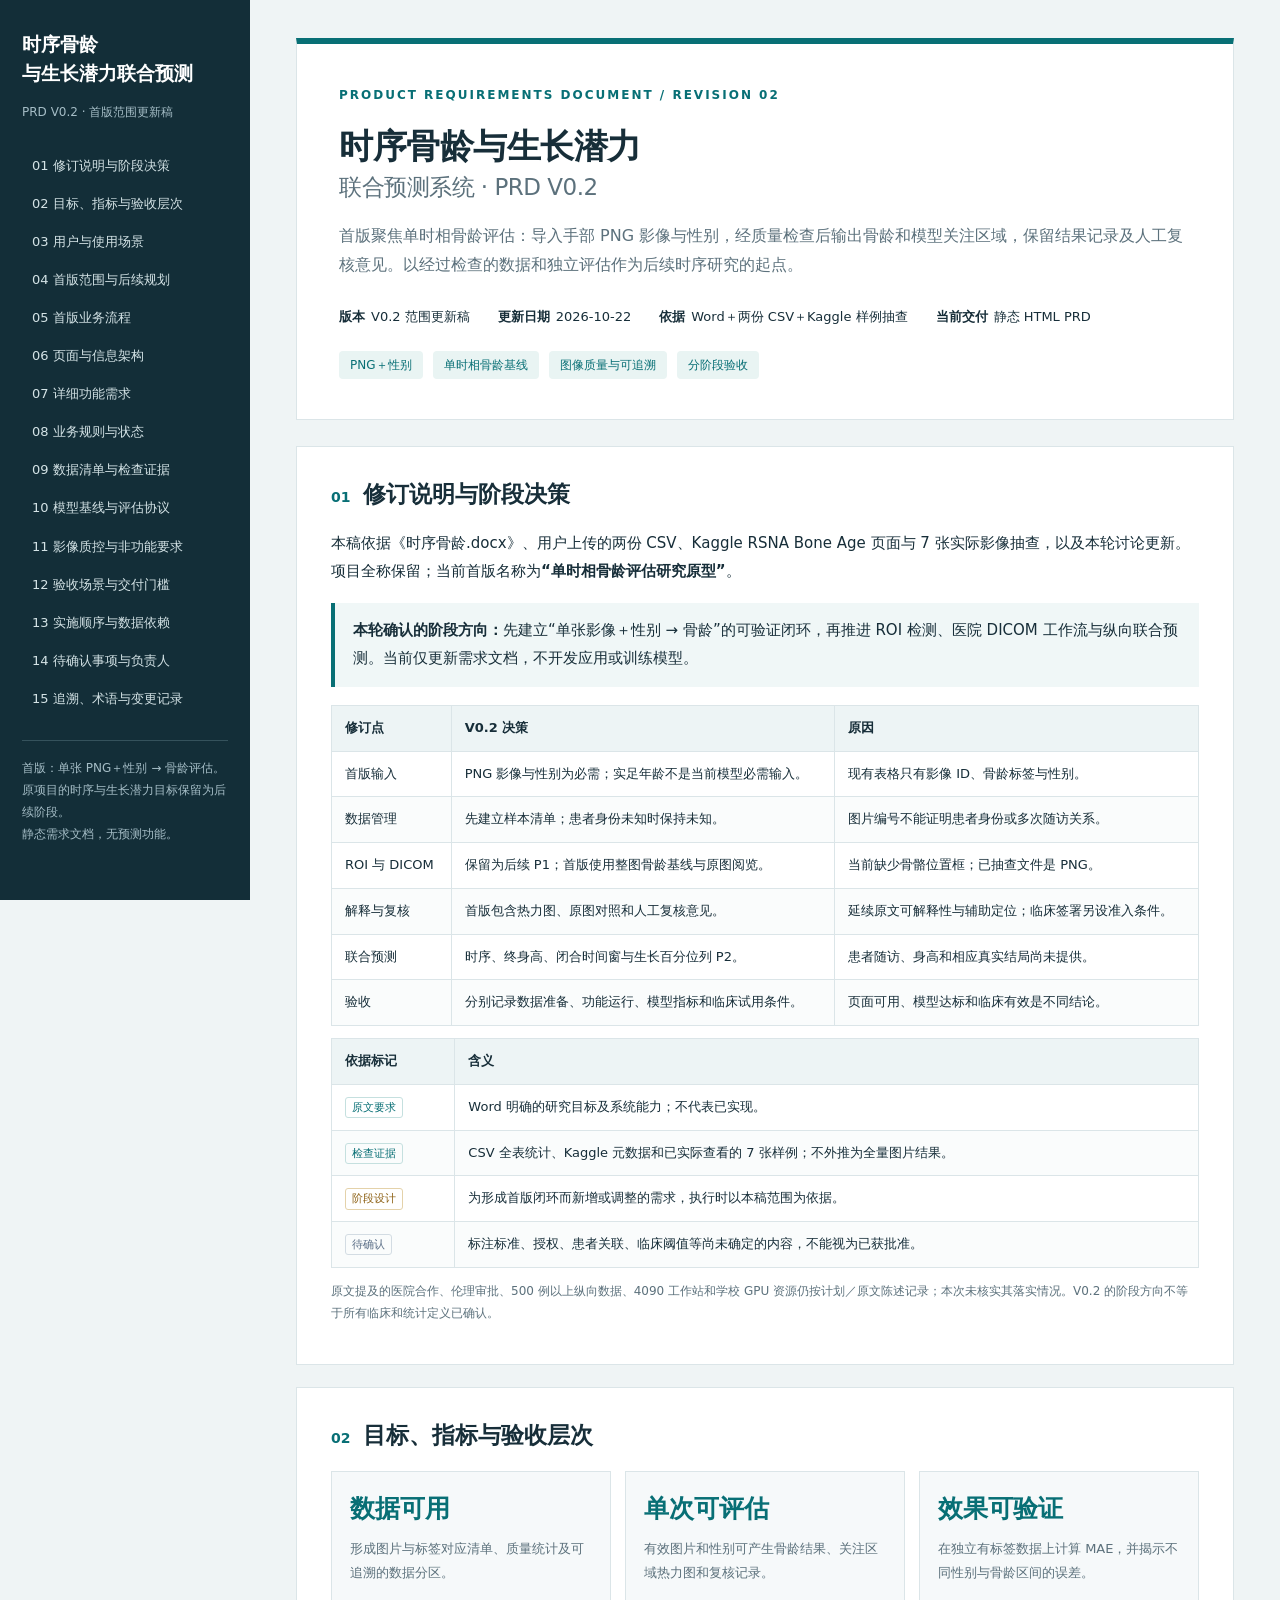
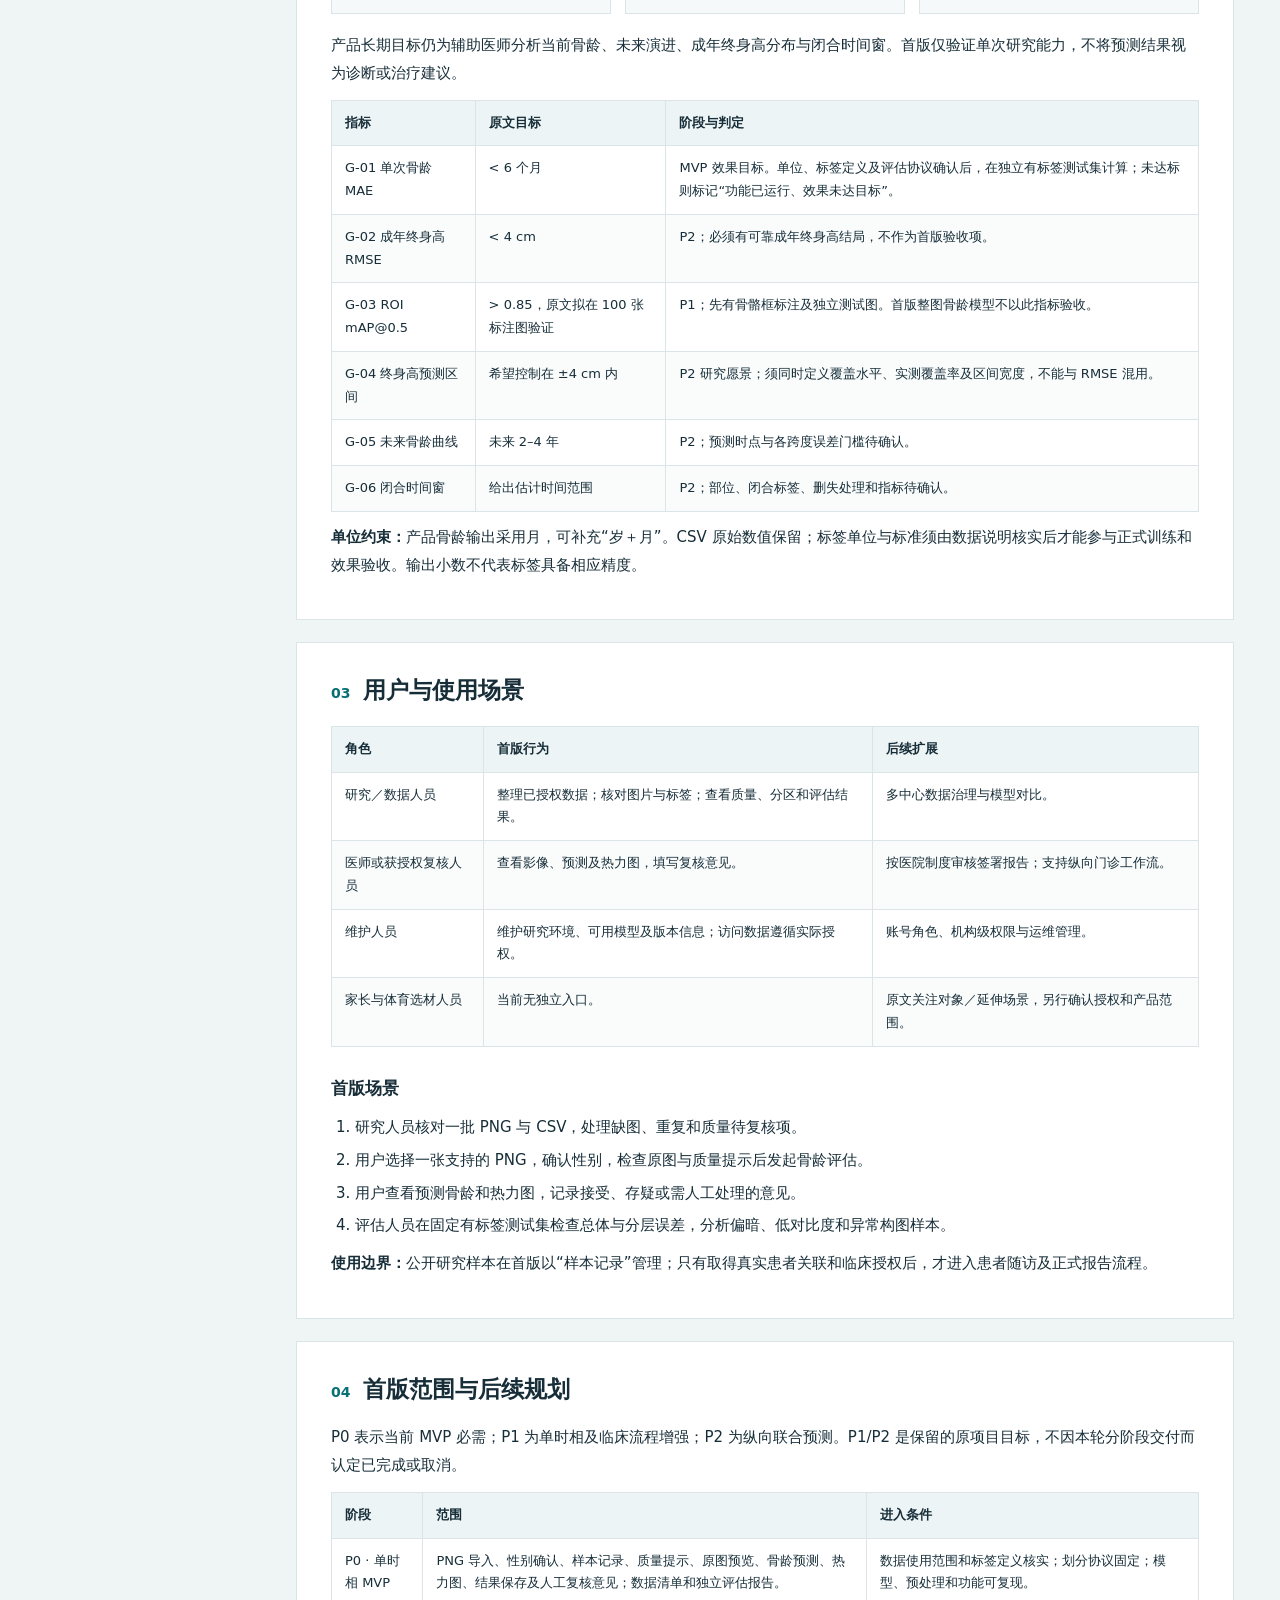
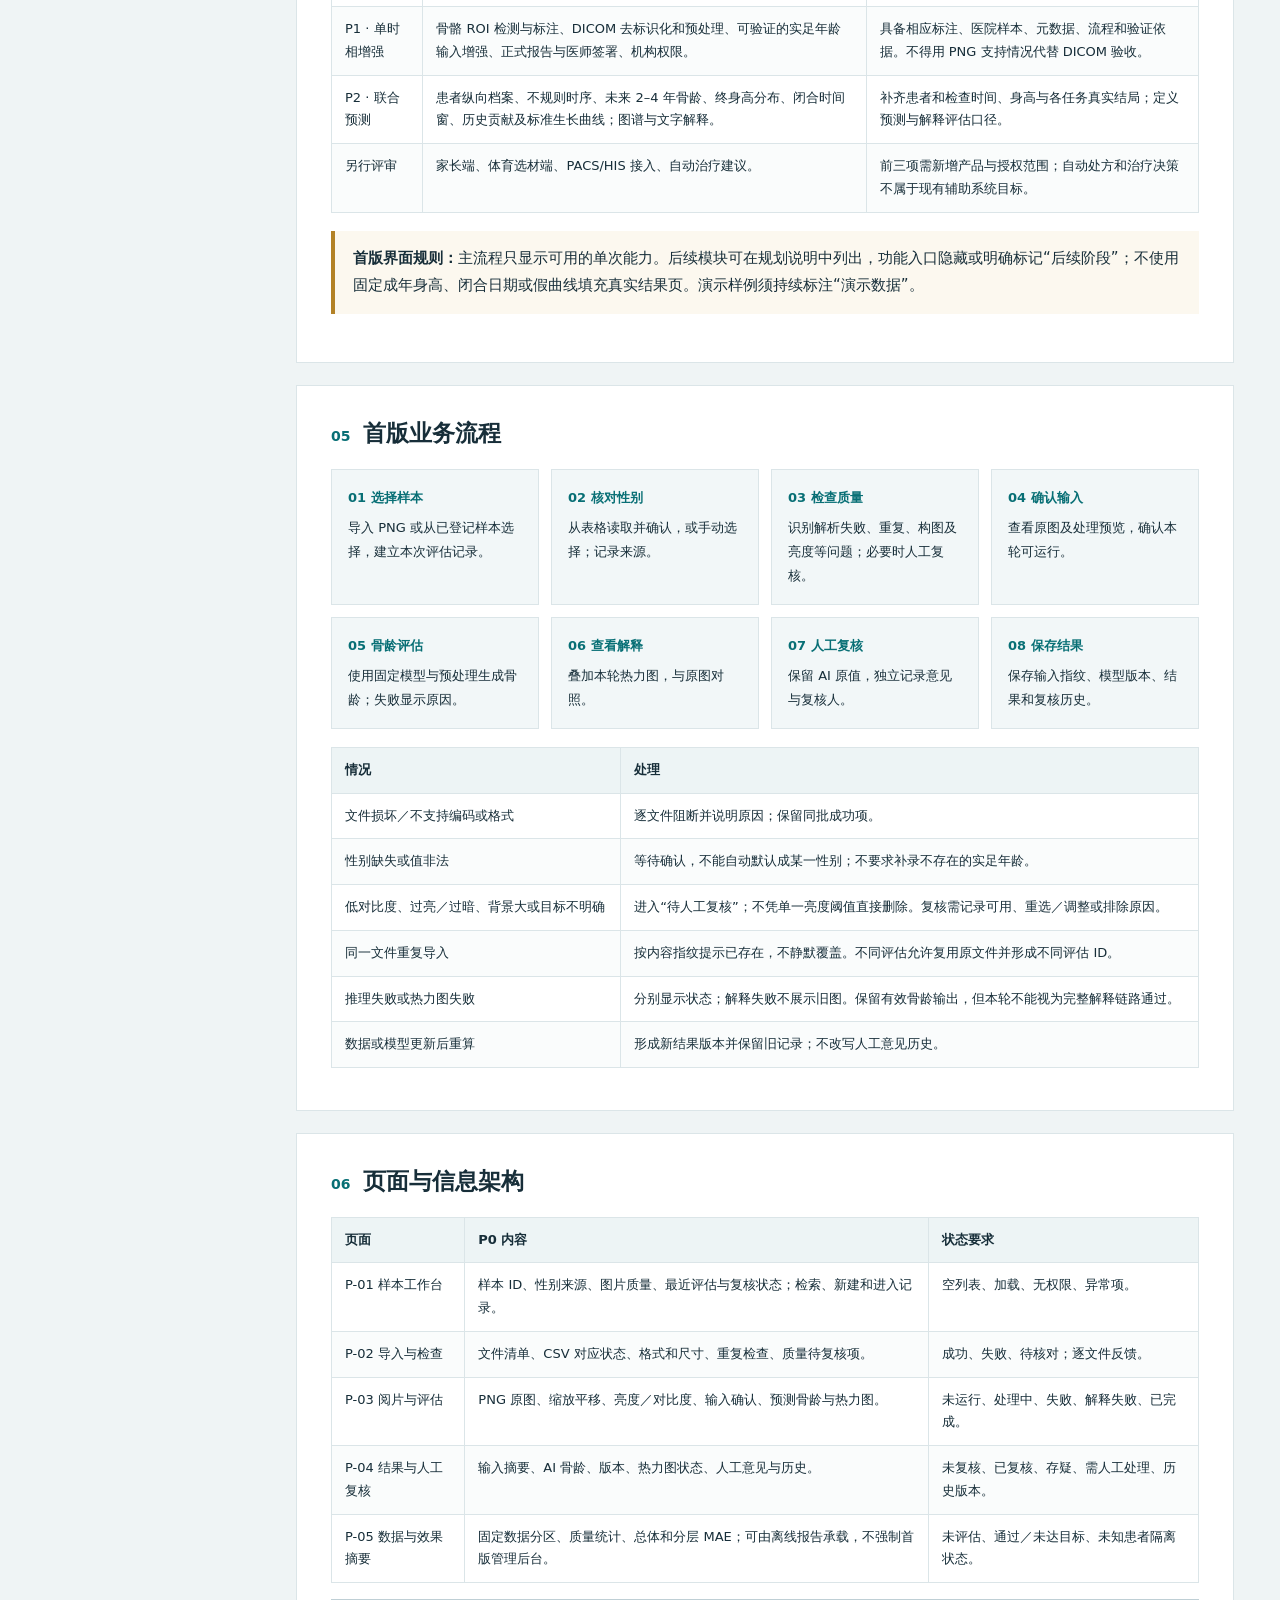
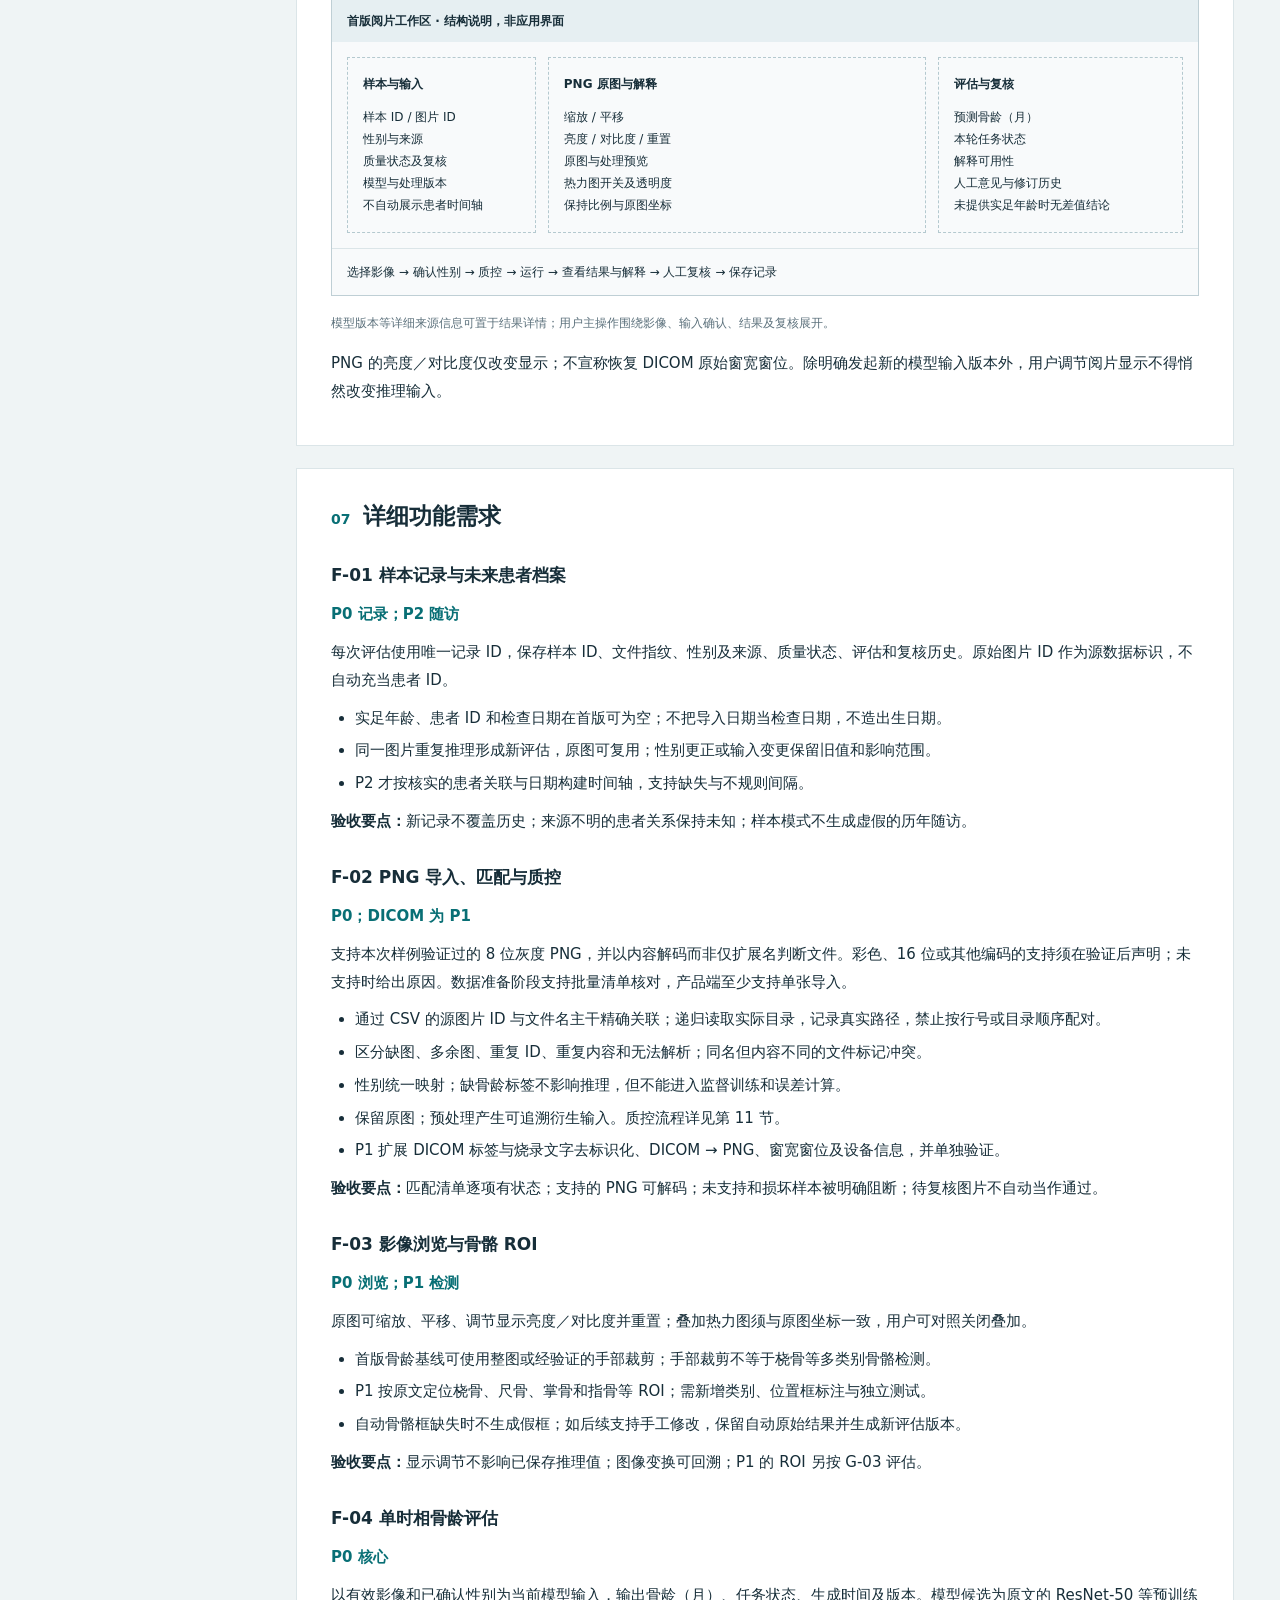
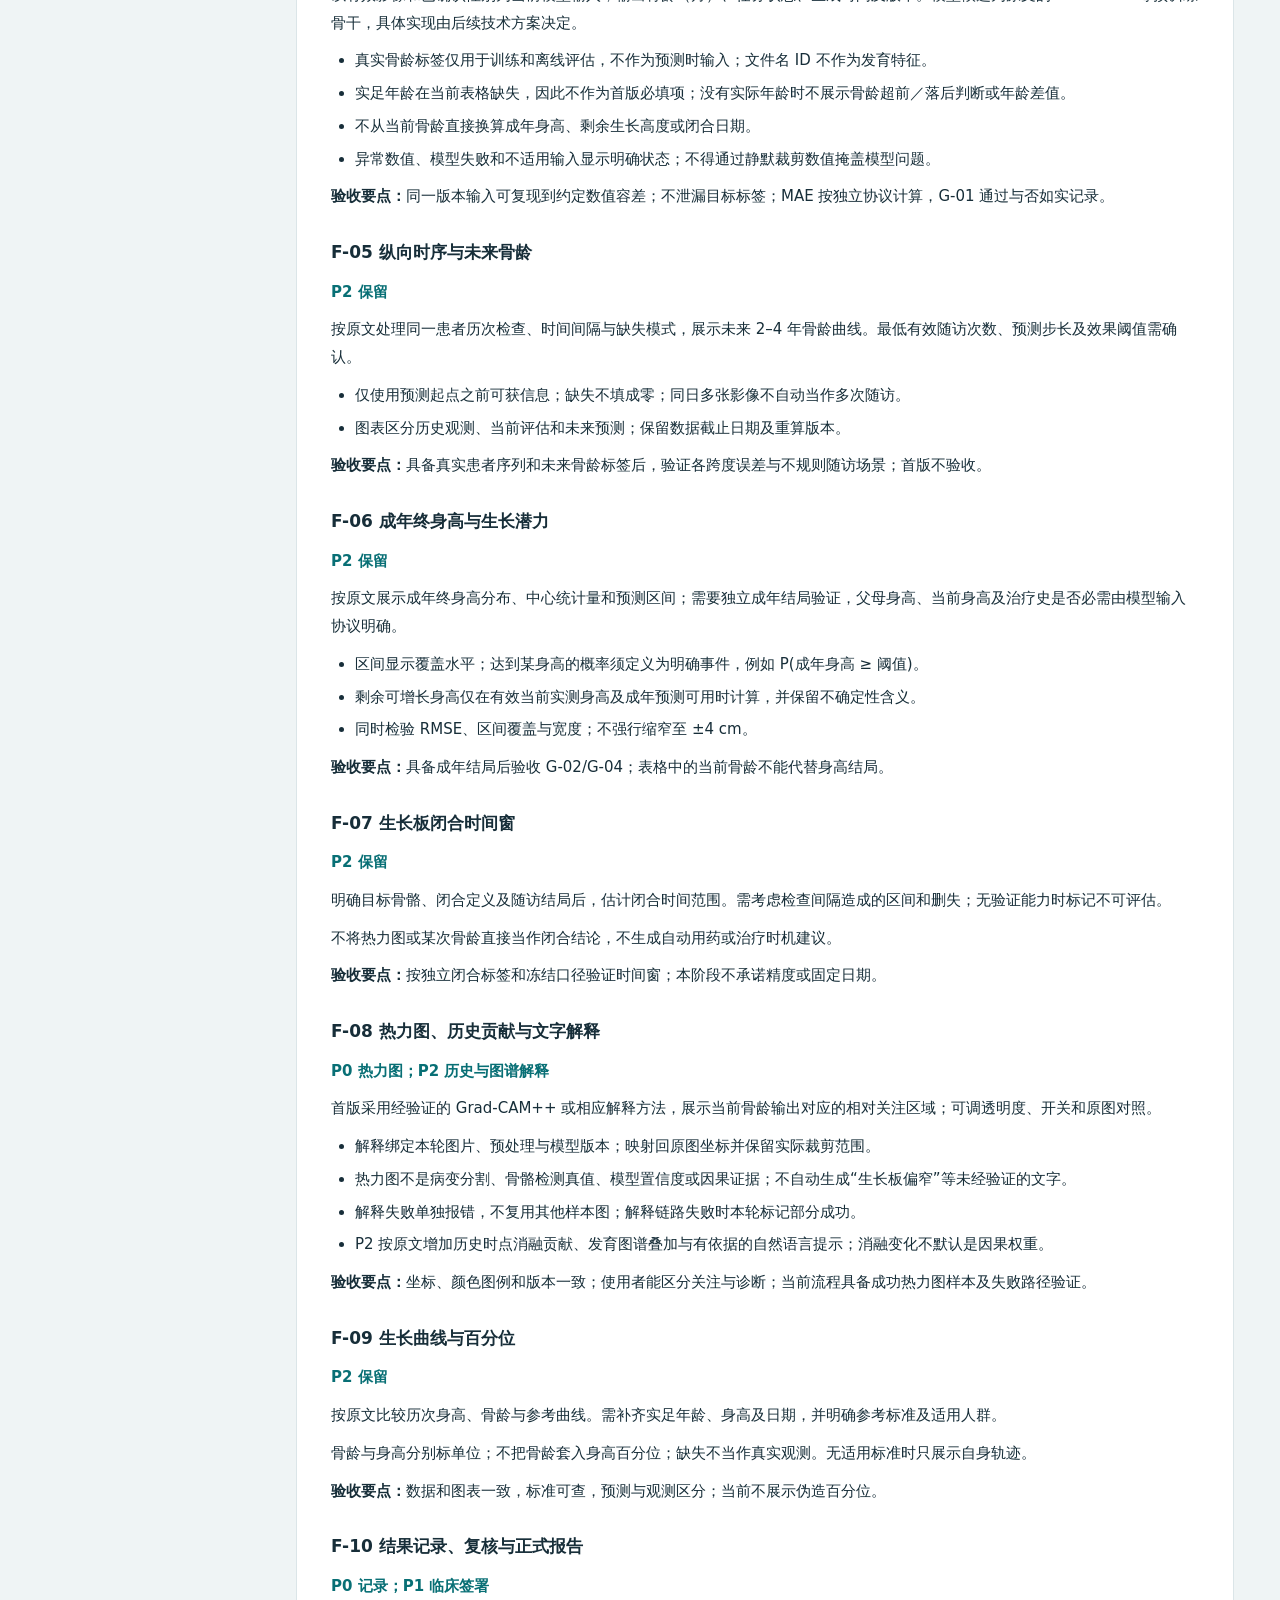
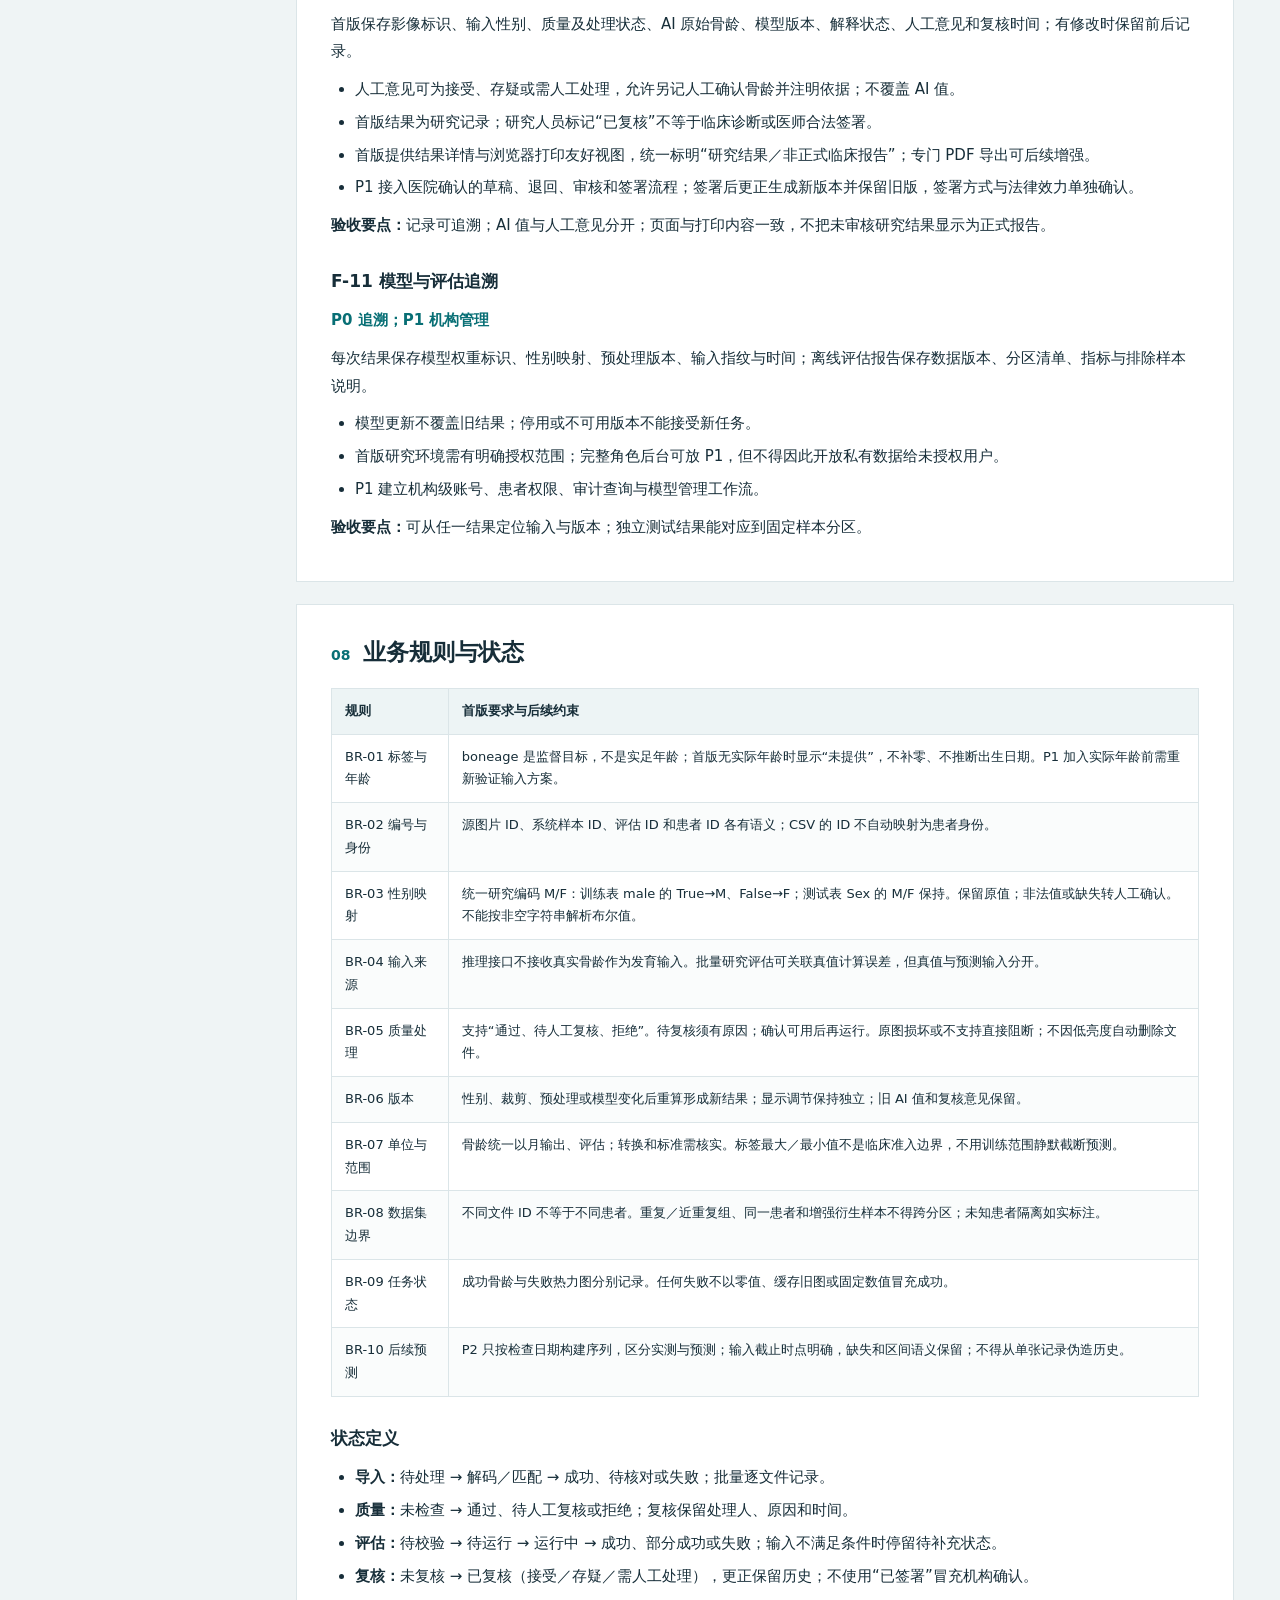
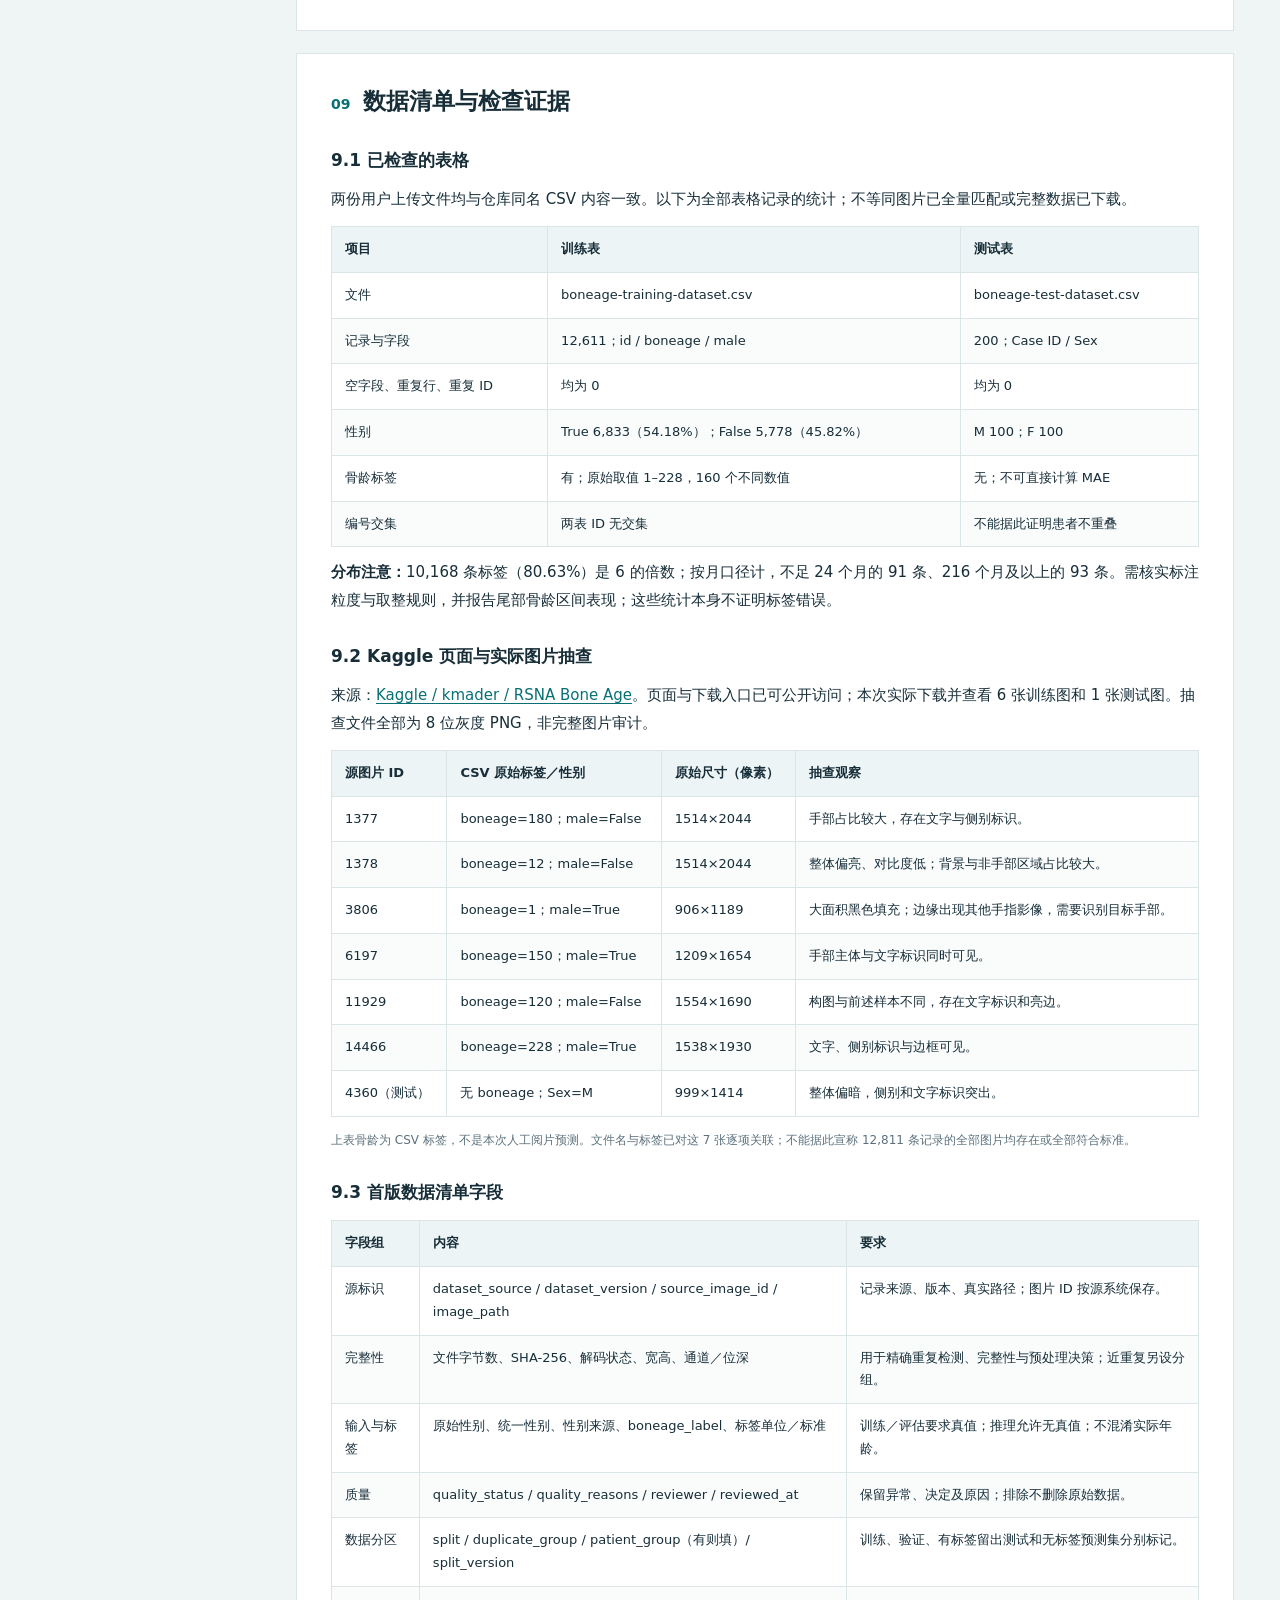
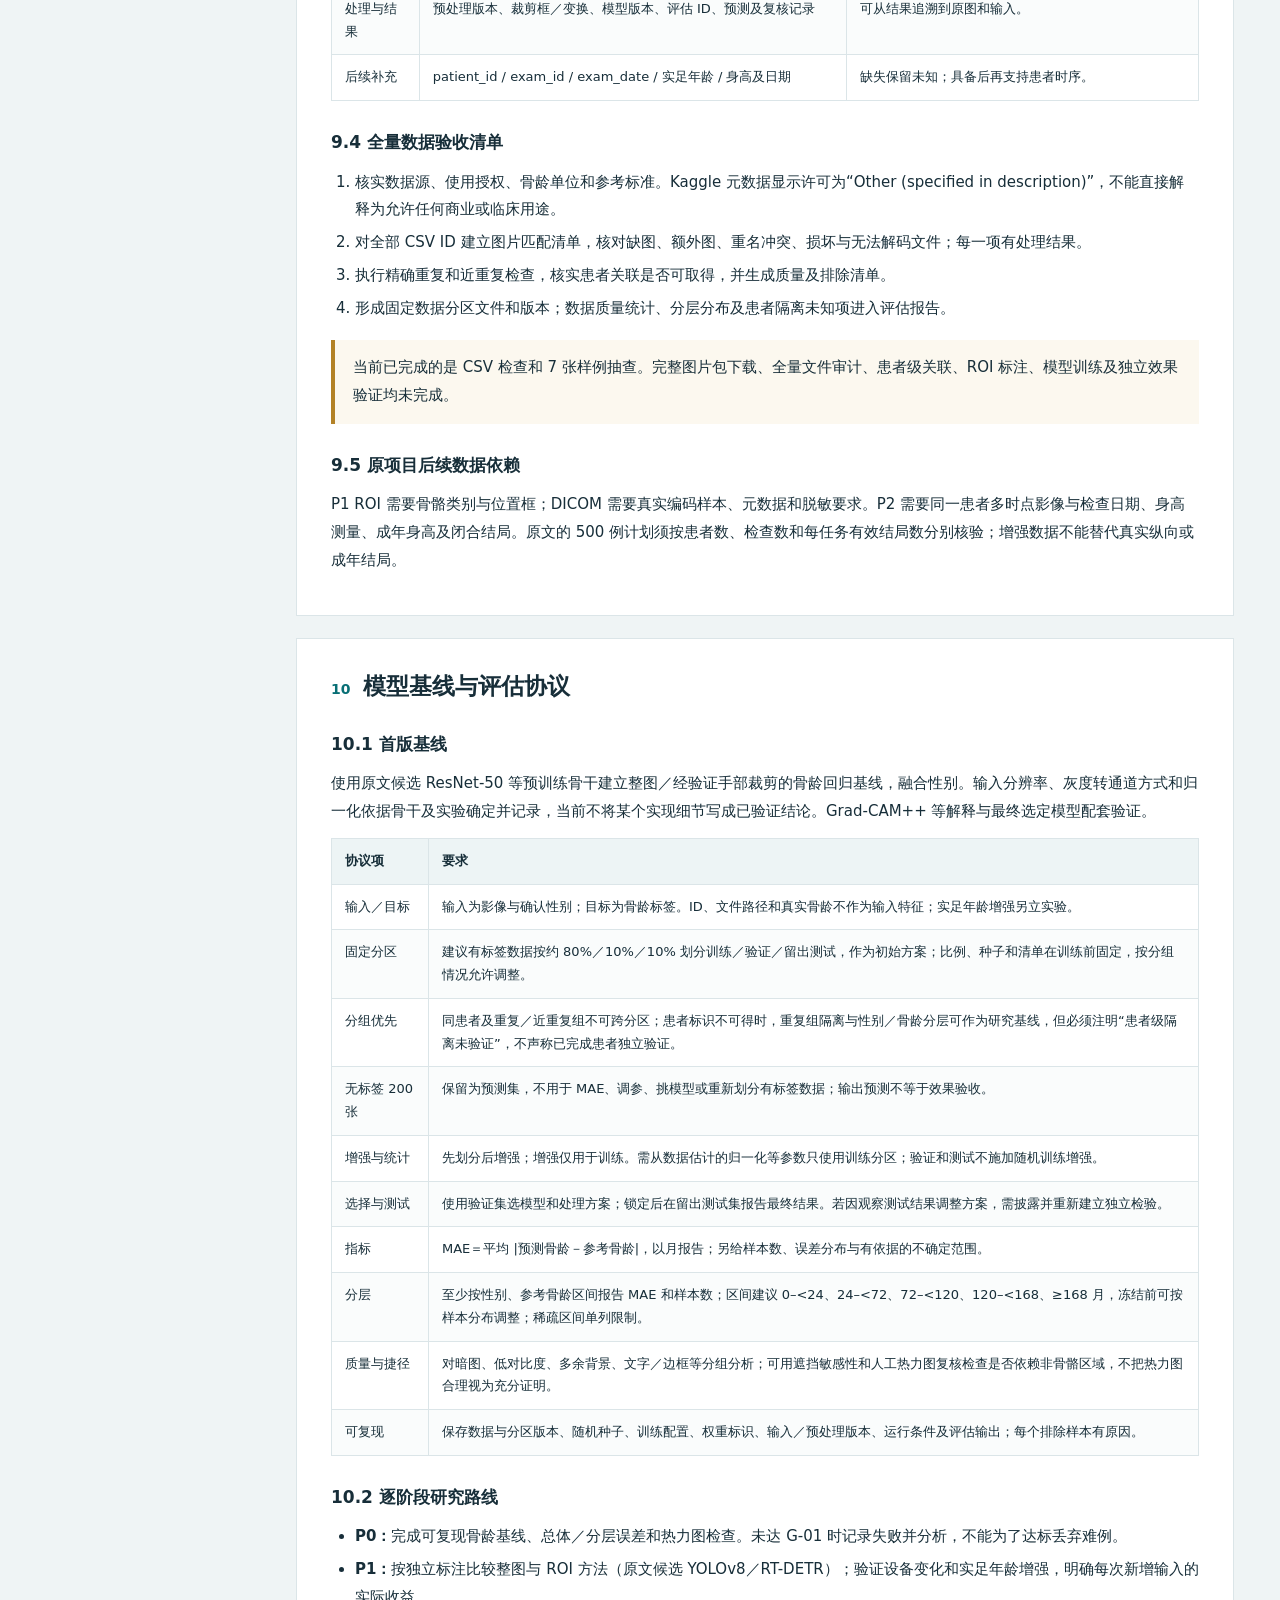
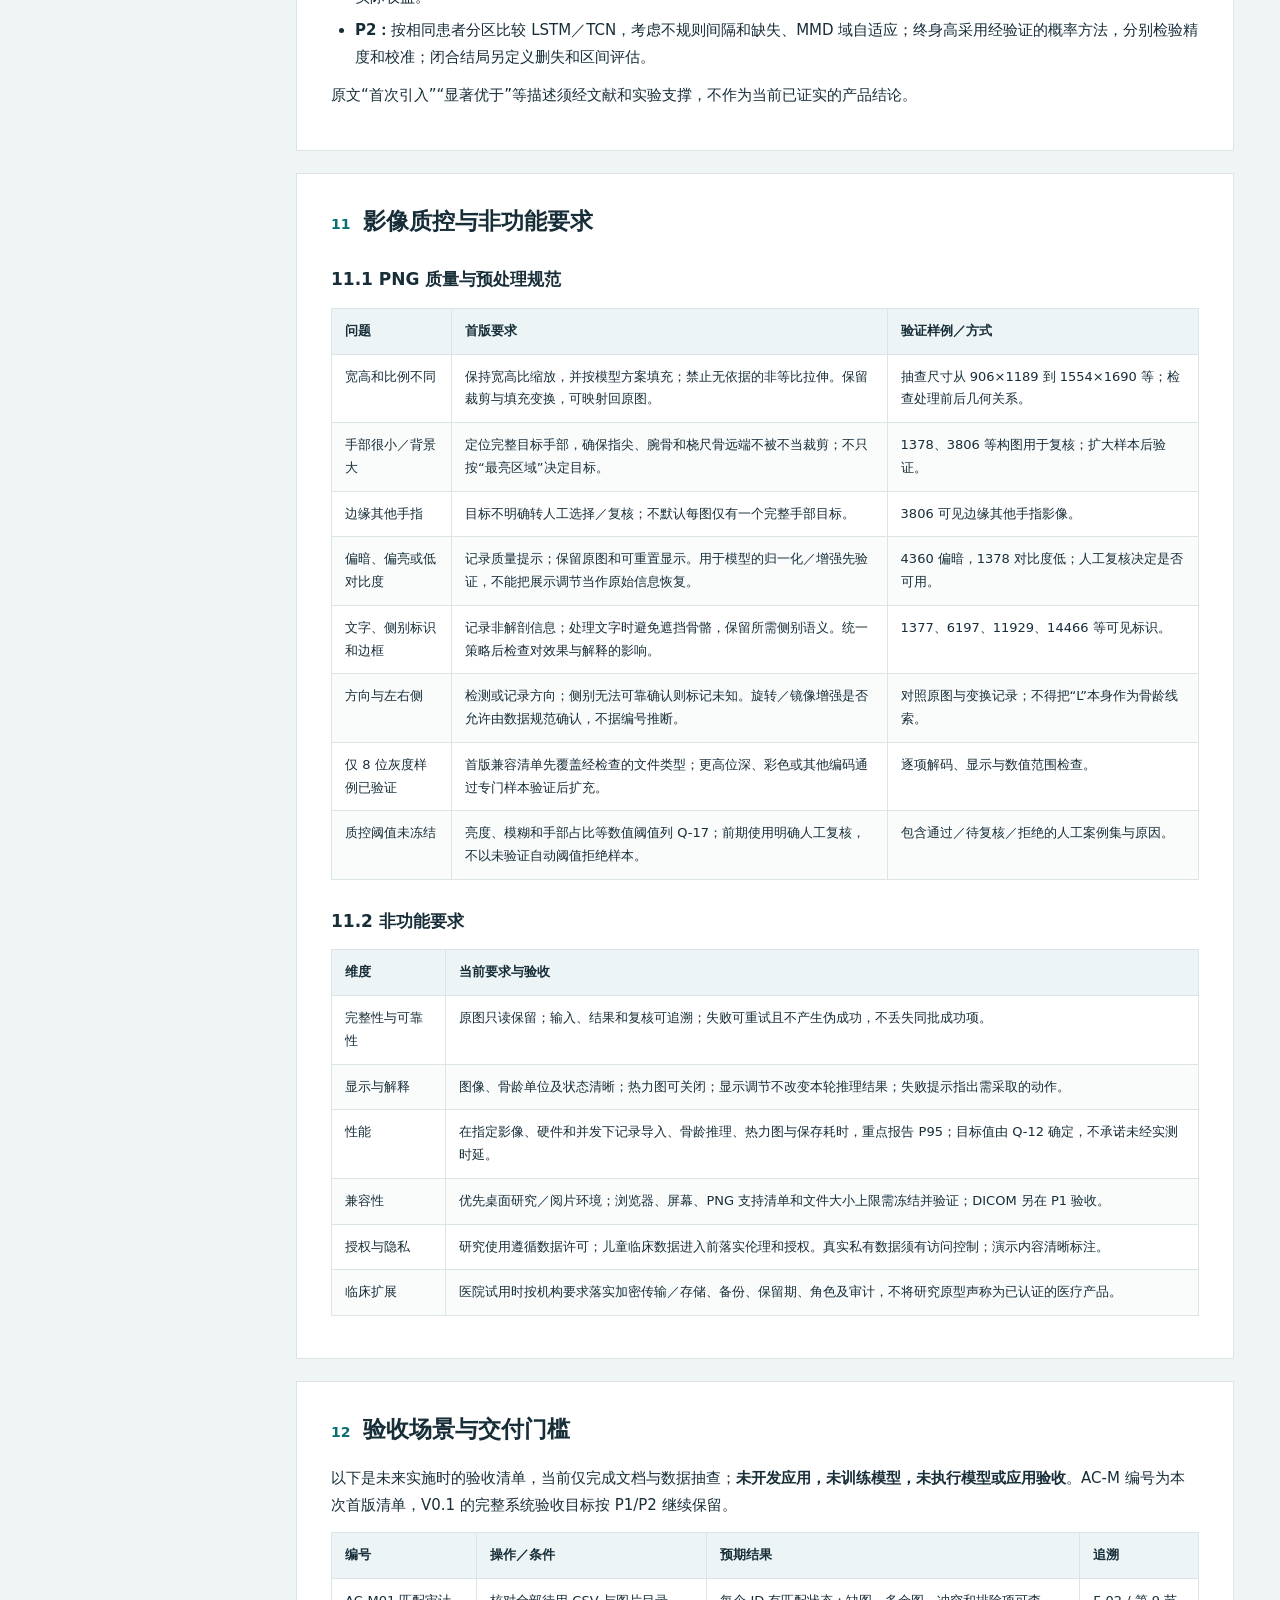
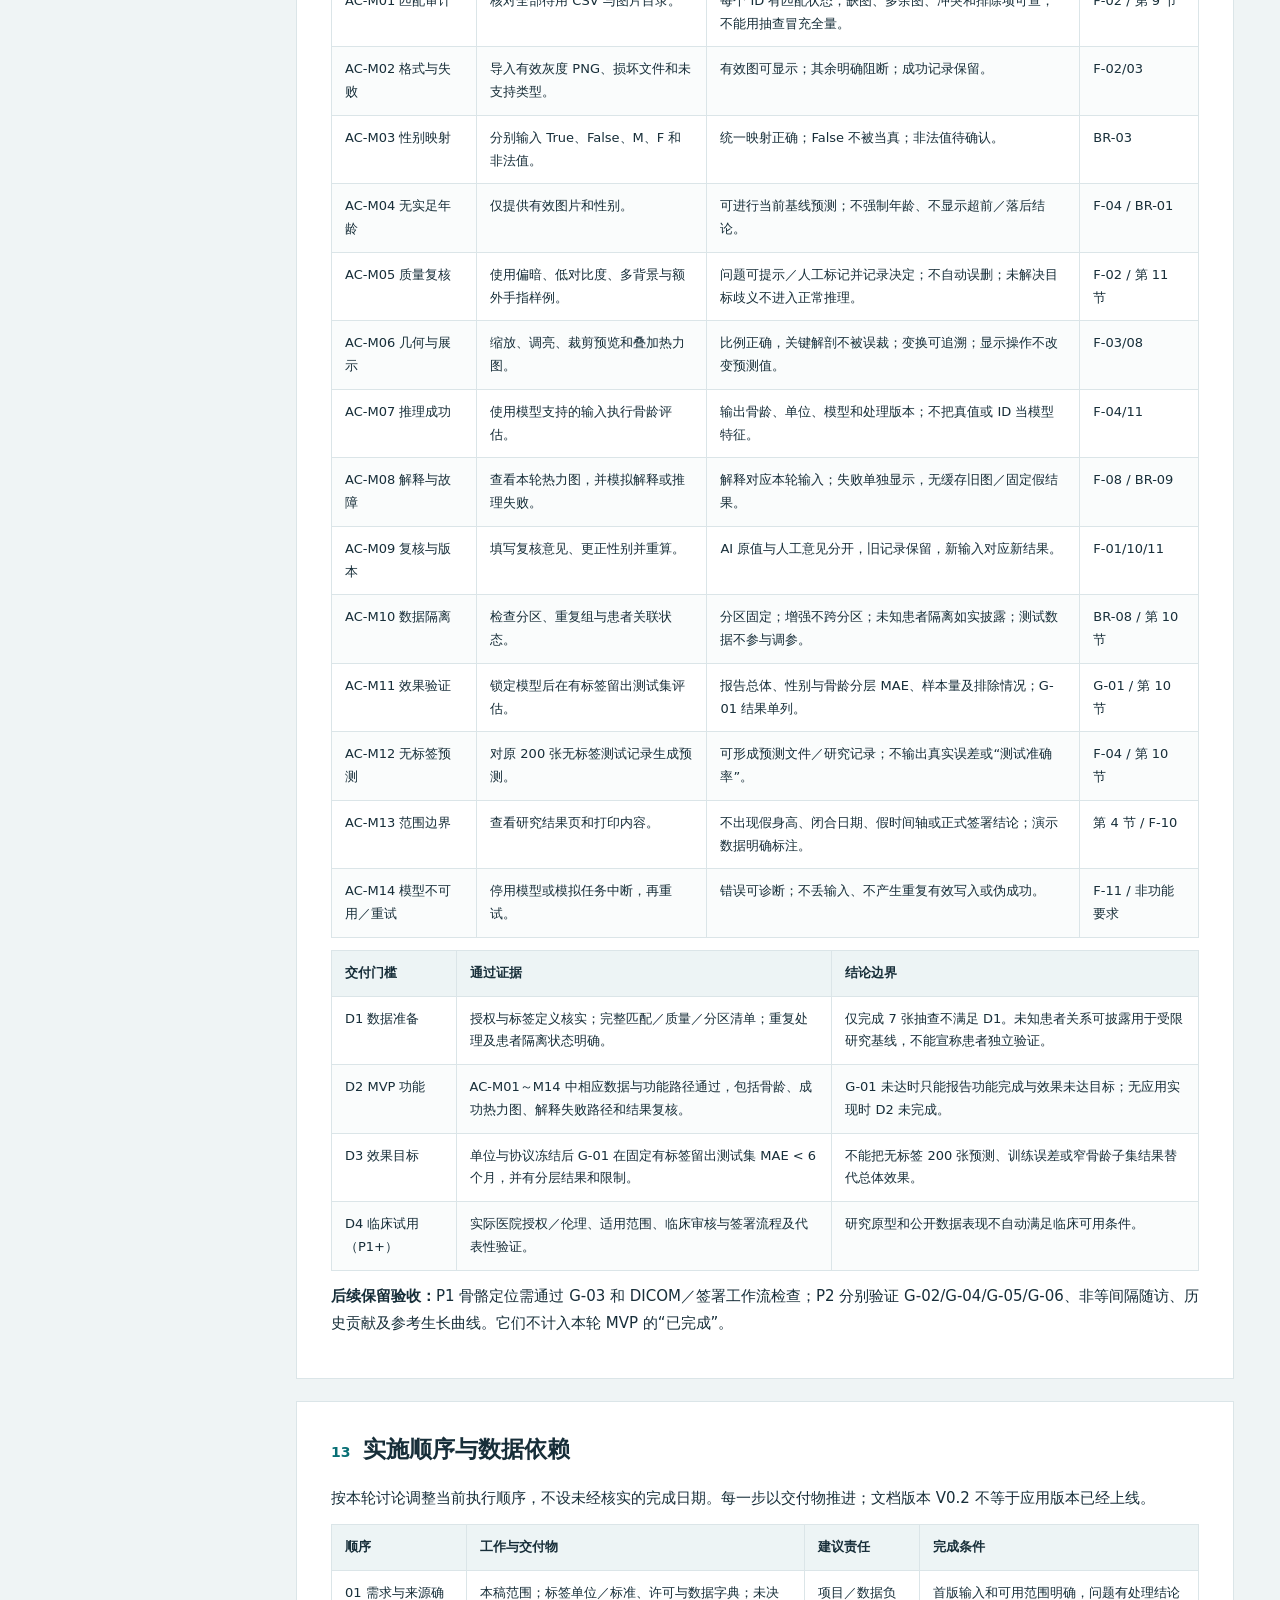
<file: docs/PRD_V0.2.html>
<!doctype html><html lang="zh-CN"><head><meta charset="utf-8"><meta name="viewport" content="width=device-width, initial-scale=1">
<meta name="description" content="时序骨龄项目 PRD V0.2：首版单时相骨龄评估、RSNA 数据检查、PNG 质控、数据划分、验收与后续联合预测规划。">
<title>时序骨龄与生长潜力联合预测系统 · PRD V0.2</title><style>
:root{--ink:#172e39;--muted:#5c717c;--brand:#086f75;--line:#dbe5e8;--paper:#fff;--bg:#eff4f5;--nav:#132e38;--amber:#8d6115;--soft:#e9f4f3}
*{box-sizing:border-box}html{scroll-behavior:smooth;scroll-padding-top:26px}body{margin:0;color:var(--ink);background:var(--bg);font-family:"Microsoft YaHei","PingFang SC","Noto Sans CJK SC",system-ui,sans-serif;font-size:15px;line-height:1.85}a{color:var(--brand);text-underline-offset:3px}aside{position:fixed;inset:0 auto 0 0;width:250px;overflow:auto;background:var(--nav);color:#d4e3e6;padding:30px 22px}aside .brand{color:#fff;font-size:19px;font-weight:700;line-height:1.55}aside .edition{font-size:12px;color:#a5bdc6;margin:12px 0 24px}aside a{display:block;padding:7px 10px;color:#d4e3e6;text-decoration:none;font-size:13px;border-radius:5px}aside a:hover,aside a:focus{background:#254751;color:#fff}aside .note{border-top:1px solid #35525c;margin-top:22px;padding-top:16px;font-size:12px;color:#a5bdc6}main{margin-left:250px;padding:38px 46px 65px;max-width:1540px}.hero{background:var(--paper);border:1px solid var(--line);border-top:6px solid var(--brand);padding:40px 42px;margin-bottom:26px}.eyebrow{font-size:12px;letter-spacing:2px;text-transform:uppercase;color:var(--brand);font-weight:700}h1{font-size:34px;line-height:1.45;letter-spacing:-.5px;margin:16px 0}h1 span{display:block;font-size:23px;font-weight:500;color:var(--muted)}.lead{max-width:850px;color:var(--muted);font-size:16px}.meta{display:flex;gap:10px 28px;flex-wrap:wrap;margin-top:25px;font-size:13px}.meta strong{margin-right:6px}.chips{display:flex;gap:10px;flex-wrap:wrap;margin:22px 0 0}.chip{padding:3px 11px;background:var(--soft);color:var(--brand);font-size:12px;border-radius:4px}section{background:var(--paper);border:1px solid var(--line);padding:30px 34px;margin:22px 0}h2{margin:0 0 18px;font-size:23px;line-height:1.5}h2 .n{display:inline-block;color:var(--brand);font-size:14px;margin-right:13px;font-weight:600}h3{font-size:17px;margin:26px 0 10px}h4{font-size:15px;margin:20px 0 8px}p{margin:10px 0}ul,ol{padding-left:24px;margin:10px 0}li{margin:5px 0}.callout{border-left:4px solid var(--brand);background:#f0f7f7;padding:14px 18px;margin:18px 0}.callout.warn{border-left-color:#b38226;background:#fcf8ef}.small,figcaption{font-size:12px;color:var(--muted)}.label{display:inline-block;border:1px solid #c5e0df;color:var(--brand);border-radius:3px;padding:0 6px;font-size:11px;white-space:nowrap}.label.proposed{border-color:#e4d2aa;color:var(--amber)}.label.open{border-color:#d3dce3;color:#596d86}.scroll{overflow-x:auto;margin:12px 0}table{border-collapse:collapse;width:100%;font-size:13px;line-height:1.75}th,td{text-align:left;vertical-align:top;padding:11px 13px;border:1px solid var(--line)}th{background:#edf4f5;font-weight:600}tbody tr:nth-child(even){background:#fafcfc}td:first-child{font-weight:500}code{font-family:ui-monospace,Consolas,monospace;background:#eef3f5;padding:2px 4px;font-size:12px;overflow-wrap:anywhere}.cards{display:grid;grid-template-columns:repeat(3,minmax(0,1fr));gap:14px;margin:18px 0}.card{background:#f6f9fa;border:1px solid var(--line);padding:18px}.card strong{display:block;font-size:25px;color:var(--brand);line-height:1.5}.card p{font-size:13px;color:var(--muted)}.flow{display:grid;grid-template-columns:repeat(4,minmax(0,1fr));gap:12px;margin:18px 0}.step{padding:16px;background:#f2f7f8;border:1px solid var(--line);font-size:13px}.step b{display:block;color:var(--brand);margin-bottom:6px}.wire{border:1px solid #bfcfd5;margin:16px 0;font-size:12px;background:#f8fafb}.wire-head{padding:10px 15px;background:#e6eff2;font-weight:600}.wire-grid{display:grid;grid-template-columns:1fr 2fr 1.3fr;gap:12px;padding:15px}.wire-box{border:1px dashed #b4c9cf;padding:15px;min-height:135px}.wire-box b{display:block;margin-bottom:10px}.wire-bottom{border-top:1px solid var(--line);padding:12px 15px}.foot{color:var(--muted);font-size:12px;text-align:center;margin-top:30px}.source{color:var(--muted);font-size:12px;margin-top:14px}strong{font-weight:650}figure{margin:16px 0}caption{text-align:left;color:var(--muted);font-size:12px;margin:0 0 6px}.nowrap{white-space:nowrap}
@media(max-width:1050px){aside{width:210px;padding:24px 14px}main{margin-left:210px;padding:24px}.hero{padding:28px}section{padding:25px}.flow{grid-template-columns:repeat(2,minmax(0,1fr))}.cards{grid-template-columns:1fr}}
@media(max-width:700px){aside{position:static;width:auto;padding:18px}aside nav{display:flex;flex-wrap:wrap;gap:3px}aside a{font-size:12px;padding:4px 7px}aside .edition{margin:6px 0 12px}aside .note{display:none}main{margin:0;padding:14px}.hero,section{padding:22px 18px}h1{font-size:27px}h1 span{font-size:19px}h2{font-size:21px}.wire-grid{grid-template-columns:1fr}.flow{grid-template-columns:1fr}th,td{min-width:105px}}
@media print{@page{size:A4;margin:15mm}html{scroll-behavior:auto}body{background:white;font-size:10pt;line-height:1.6}aside{display:none}main{margin:0;padding:0;max-width:none}.hero{padding:20px;border-top-width:4px}section{padding:16px 0;border:0;border-top:1px solid #bbb;margin:15px 0;break-inside:auto}h1{font-size:25pt}h1 span{font-size:17pt}h2{font-size:16pt;break-after:avoid}h3,h4{break-after:avoid}table{font-size:8.5pt}tr,.card,.step,.callout{break-inside:avoid}.scroll{overflow:visible}thead{display:table-header-group}a{color:inherit;text-decoration:none}.cards{grid-template-columns:repeat(3,1fr)}.flow{grid-template-columns:repeat(4,1fr)}.foot{font-size:8pt}}

.stage{color:#086f75;font-weight:700}.evidence{border:1px solid #dbe5e8;padding:15px 18px;background:#f8fafb}.checklist li{margin:9px 0}
</style></head><body>
<aside aria-label="文档导航"><div class="brand">时序骨龄<br>与生长潜力联合预测</div><div class="edition">PRD V0.2 · 首版范围更新稿</div><nav>
<a href="#overview">01 修订说明与阶段决策</a>
<a href="#goals">02 目标、指标与验收层次</a>
<a href="#users">03 用户与使用场景</a>
<a href="#scope">04 首版范围与后续规划</a>
<a href="#workflow">05 首版业务流程</a>
<a href="#architecture">06 页面与信息架构</a>
<a href="#features">07 详细功能需求</a>
<a href="#rules">08 业务规则与状态</a>
<a href="#data">09 数据清单与检查证据</a>
<a href="#model">10 模型基线与评估协议</a>
<a href="#quality">11 影像质控与非功能要求</a>
<a href="#acceptance">12 验收场景与交付门槛</a>
<a href="#roadmap">13 实施顺序与数据依赖</a>
<a href="#questions">14 待确认事项与负责人</a>
<a href="#trace">15 追溯、术语与变更记录</a>
</nav><div class="note">首版：单张 PNG＋性别 → 骨龄评估。<br>原项目的时序与生长潜力目标保留为后续阶段。<br>静态需求文档，无预测功能。</div></aside><main>
<header class="hero"><div class="eyebrow">Product requirements document / revision 02</div>
<h1>时序骨龄与生长潜力<span>联合预测系统 · PRD V0.2</span></h1>
<p class="lead">首版聚焦单时相骨龄评估：导入手部 PNG 影像与性别，经质量检查后输出骨龄和模型关注区域，保留结果记录及人工复核意见。以经过检查的数据和独立评估作为后续时序研究的起点。</p>
<div class="meta"><div><strong>版本</strong>V0.2 范围更新稿</div><div><strong>更新日期</strong>2026-10-22</div><div><strong>依据</strong>Word＋两份 CSV＋Kaggle 样例抽查</div><div><strong>当前交付</strong>静态 HTML PRD</div></div>
<div class="chips"><span class="chip">PNG＋性别</span><span class="chip">单时相骨龄基线</span><span class="chip">图像质量与可追溯</span><span class="chip">分阶段验收</span></div></header>
<section id="overview"><h2><span class="n">01</span>修订说明与阶段决策</h2>
<p>本稿依据《时序骨龄.docx》、用户上传的两份 CSV、Kaggle RSNA Bone Age 页面与 7 张实际影像抽查，以及本轮讨论更新。项目全称保留；当前首版名称为<strong>“单时相骨龄评估研究原型”</strong>。</p>
<div class="callout"><strong>本轮确认的阶段方向：</strong>先建立“单张影像＋性别 → 骨龄”的可验证闭环，再推进 ROI 检测、医院 DICOM 工作流与纵向联合预测。当前仅更新需求文档，不开发应用或训练模型。</div>
<div class="scroll"><table><thead><tr><th>修订点</th><th>V0.2 决策</th><th>原因</th></tr></thead><tbody>
<tr><td>首版输入</td><td>PNG 影像与性别为必需；实足年龄不是当前模型必需输入。</td><td>现有表格只有影像 ID、骨龄标签与性别。</td></tr>
<tr><td>数据管理</td><td>先建立样本清单；患者身份未知时保持未知。</td><td>图片编号不能证明患者身份或多次随访关系。</td></tr>
<tr><td>ROI 与 DICOM</td><td>保留为后续 P1；首版使用整图骨龄基线与原图阅览。</td><td>当前缺少骨骼位置框；已抽查文件是 PNG。</td></tr>
<tr><td>解释与复核</td><td>首版包含热力图、原图对照和人工复核意见。</td><td>延续原文可解释性与辅助定位；临床签署另设准入条件。</td></tr>
<tr><td>联合预测</td><td>时序、终身高、闭合时间窗与生长百分位列 P2。</td><td>患者随访、身高和相应真实结局尚未提供。</td></tr>
<tr><td>验收</td><td>分别记录数据准备、功能运行、模型指标和临床试用条件。</td><td>页面可用、模型达标和临床有效是不同结论。</td></tr>
</tbody></table></div>
<div class="scroll"><table><thead><tr><th>依据标记</th><th>含义</th></tr></thead><tbody>
<tr><td><span class="label">原文要求</span></td><td>Word 明确的研究目标及系统能力；不代表已实现。</td></tr>
<tr><td><span class="label">检查证据</span></td><td>CSV 全表统计、Kaggle 元数据和已实际查看的 7 张样例；不外推为全量图片结果。</td></tr>
<tr><td><span class="label proposed">阶段设计</span></td><td>为形成首版闭环而新增或调整的需求，执行时以本稿范围为依据。</td></tr>
<tr><td><span class="label open">待确认</span></td><td>标注标准、授权、患者关联、临床阈值等尚未确定的内容，不能视为已获批准。</td></tr>
</tbody></table></div>
<p class="small">原文提及的医院合作、伦理审批、500 例以上纵向数据、4090 工作站和学校 GPU 资源仍按计划／原文陈述记录；本次未核实其落实情况。V0.2 的阶段方向不等于所有临床和统计定义已确认。</p>
</section>
<section id="goals"><h2><span class="n">02</span>目标、指标与验收层次</h2>
<div class="cards"><div class="card"><strong>数据可用</strong><p>形成图片与标签对应清单、质量统计及可追溯的数据分区。</p></div><div class="card"><strong>单次可评估</strong><p>有效图片和性别可产生骨龄结果、关注区域热力图和复核记录。</p></div><div class="card"><strong>效果可验证</strong><p>在独立有标签数据上计算 MAE，并揭示不同性别与骨龄区间的误差。</p></div></div>
<p>产品长期目标仍为辅助医师分析当前骨龄、未来演进、成年终身高分布与闭合时间窗。首版仅验证单次研究能力，不将预测结果视为诊断或治疗建议。</p>
<div class="scroll"><table><thead><tr><th>指标</th><th>原文目标</th><th>阶段与判定</th></tr></thead><tbody>
<tr><td>G-01 单次骨龄 MAE</td><td>&lt; 6 个月</td><td>MVP 效果目标。单位、标签定义及评估协议确认后，在独立有标签测试集计算；未达标则标记“功能已运行、效果未达目标”。</td></tr>
<tr><td>G-02 成年终身高 RMSE</td><td>&lt; 4 cm</td><td>P2；必须有可靠成年终身高结局，不作为首版验收项。</td></tr>
<tr><td>G-03 ROI mAP@0.5</td><td>&gt; 0.85，原文拟在 100 张标注图验证</td><td>P1；先有骨骼框标注及独立测试图。首版整图骨龄模型不以此指标验收。</td></tr>
<tr><td>G-04 终身高预测区间</td><td>希望控制在 ±4 cm 内</td><td>P2 研究愿景；须同时定义覆盖水平、实测覆盖率及区间宽度，不能与 RMSE 混用。</td></tr>
<tr><td>G-05 未来骨龄曲线</td><td>未来 2–4 年</td><td>P2；预测时点与各跨度误差门槛待确认。</td></tr>
<tr><td>G-06 闭合时间窗</td><td>给出估计时间范围</td><td>P2；部位、闭合标签、删失处理和指标待确认。</td></tr>
</tbody></table></div>
<p><strong>单位约束：</strong>产品骨龄输出采用月，可补充“岁＋月”。CSV 原始数值保留；标签单位与标准须由数据说明核实后才能参与正式训练和效果验收。输出小数不代表标签具备相应精度。</p>
</section>
<section id="users"><h2><span class="n">03</span>用户与使用场景</h2>
<div class="scroll"><table><thead><tr><th>角色</th><th>首版行为</th><th>后续扩展</th></tr></thead><tbody>
<tr><td>研究／数据人员</td><td>整理已授权数据；核对图片与标签；查看质量、分区和评估结果。</td><td>多中心数据治理与模型对比。</td></tr>
<tr><td>医师或获授权复核人员</td><td>查看影像、预测及热力图，填写复核意见。</td><td>按医院制度审核签署报告；支持纵向门诊工作流。</td></tr>
<tr><td>维护人员</td><td>维护研究环境、可用模型及版本信息；访问数据遵循实际授权。</td><td>账号角色、机构级权限与运维管理。</td></tr>
<tr><td>家长与体育选材人员</td><td>当前无独立入口。</td><td>原文关注对象／延伸场景，另行确认授权和产品范围。</td></tr>
</tbody></table></div>
<h3>首版场景</h3><ol><li>研究人员核对一批 PNG 与 CSV，处理缺图、重复和质量待复核项。</li><li>用户选择一张支持的 PNG，确认性别，检查原图与质量提示后发起骨龄评估。</li><li>用户查看预测骨龄和热力图，记录接受、存疑或需人工处理的意见。</li><li>评估人员在固定有标签测试集检查总体与分层误差，分析偏暗、低对比度和异常构图样本。</li></ol><p><strong>使用边界：</strong>公开研究样本在首版以“样本记录”管理；只有取得真实患者关联和临床授权后，才进入患者随访及正式报告流程。</p>
</section>
<section id="scope"><h2><span class="n">04</span>首版范围与后续规划</h2>
<p>P0 表示当前 MVP 必需；P1 为单时相及临床流程增强；P2 为纵向联合预测。P1/P2 是保留的原项目目标，不因本轮分阶段交付而认定已完成或取消。</p>
<div class="scroll"><table><thead><tr><th>阶段</th><th>范围</th><th>进入条件</th></tr></thead><tbody>
<tr><td>P0 · 单时相 MVP</td><td>PNG 导入、性别确认、样本记录、质量提示、原图预览、骨龄预测、热力图、结果保存及人工复核意见；数据清单和独立评估报告。</td><td>数据使用范围和标签定义核实；划分协议固定；模型、预处理和功能可复现。</td></tr>
<tr><td>P1 · 单时相增强</td><td>骨骼 ROI 检测与标注、DICOM 去标识化和预处理、可验证的实足年龄输入增强、正式报告与医师签署、机构权限。</td><td>具备相应标注、医院样本、元数据、流程和验证依据。不得用 PNG 支持情况代替 DICOM 验收。</td></tr>
<tr><td>P2 · 联合预测</td><td>患者纵向档案、不规则时序、未来 2–4 年骨龄、终身高分布、闭合时间窗、历史贡献及标准生长曲线；图谱与文字解释。</td><td>补齐患者和检查时间、身高与各任务真实结局；定义预测与解释评估口径。</td></tr>
<tr><td>另行评审</td><td>家长端、体育选材端、PACS/HIS 接入、自动治疗建议。</td><td>前三项需新增产品与授权范围；自动处方和治疗决策不属于现有辅助系统目标。</td></tr>
</tbody></table></div>
<div class="callout warn"><strong>首版界面规则：</strong>主流程只显示可用的单次能力。后续模块可在规划说明中列出，功能入口隐藏或明确标记“后续阶段”；不使用固定成年身高、闭合日期或假曲线填充真实结果页。演示样例须持续标注“演示数据”。</div>
</section>
<section id="workflow"><h2><span class="n">05</span>首版业务流程</h2>
<div class="flow" role="list" aria-label="首版主流程">
<div class="step" role="listitem"><b>01 选择样本</b>导入 PNG 或从已登记样本选择，建立本次评估记录。</div>
<div class="step" role="listitem"><b>02 核对性别</b>从表格读取并确认，或手动选择；记录来源。</div>
<div class="step" role="listitem"><b>03 检查质量</b>识别解析失败、重复、构图及亮度等问题；必要时人工复核。</div>
<div class="step" role="listitem"><b>04 确认输入</b>查看原图及处理预览，确认本轮可运行。</div>
<div class="step" role="listitem"><b>05 骨龄评估</b>使用固定模型与预处理生成骨龄；失败显示原因。</div>
<div class="step" role="listitem"><b>06 查看解释</b>叠加本轮热力图，与原图对照。</div>
<div class="step" role="listitem"><b>07 人工复核</b>保留 AI 原值，独立记录意见与复核人。</div>
<div class="step" role="listitem"><b>08 保存结果</b>保存输入指纹、模型版本、结果和复核历史。</div>
</div>
<div class="scroll"><table><thead><tr><th>情况</th><th>处理</th></tr></thead><tbody>
<tr><td>文件损坏／不支持编码或格式</td><td>逐文件阻断并说明原因；保留同批成功项。</td></tr>
<tr><td>性别缺失或值非法</td><td>等待确认，不能自动默认成某一性别；不要求补录不存在的实足年龄。</td></tr>
<tr><td>低对比度、过亮／过暗、背景大或目标不明确</td><td>进入“待人工复核”；不凭单一亮度阈值直接删除。复核需记录可用、重选／调整或排除原因。</td></tr>
<tr><td>同一文件重复导入</td><td>按内容指纹提示已存在，不静默覆盖。不同评估允许复用原文件并形成不同评估 ID。</td></tr>
<tr><td>推理失败或热力图失败</td><td>分别显示状态；解释失败不展示旧图。保留有效骨龄输出，但本轮不能视为完整解释链路通过。</td></tr>
<tr><td>数据或模型更新后重算</td><td>形成新结果版本并保留旧记录；不改写人工意见历史。</td></tr>
</tbody></table></div>
</section>
<section id="architecture"><h2><span class="n">06</span>页面与信息架构</h2>
<div class="scroll"><table><thead><tr><th>页面</th><th>P0 内容</th><th>状态要求</th></tr></thead><tbody>
<tr><td>P-01 样本工作台</td><td>样本 ID、性别来源、图片质量、最近评估与复核状态；检索、新建和进入记录。</td><td>空列表、加载、无权限、异常项。</td></tr>
<tr><td>P-02 导入与检查</td><td>文件清单、CSV 对应状态、格式和尺寸、重复检查、质量待复核项。</td><td>成功、失败、待核对；逐文件反馈。</td></tr>
<tr><td>P-03 阅片与评估</td><td>PNG 原图、缩放平移、亮度／对比度、输入确认、预测骨龄与热力图。</td><td>未运行、处理中、失败、解释失败、已完成。</td></tr>
<tr><td>P-04 结果与人工复核</td><td>输入摘要、AI 骨龄、版本、热力图状态、人工意见与历史。</td><td>未复核、已复核、存疑、需人工处理、历史版本。</td></tr>
<tr><td>P-05 数据与效果摘要</td><td>固定数据分区、质量统计、总体和分层 MAE；可由离线报告承载，不强制首版管理后台。</td><td>未评估、通过／未达目标、未知患者隔离状态。</td></tr>
</tbody></table></div>
<figure><div class="wire"><div class="wire-head">首版阅片工作区 · 结构说明，非应用界面</div><div class="wire-grid"><div class="wire-box"><b>样本与输入</b>样本 ID / 图片 ID<br>性别与来源<br>质量状态及复核<br>模型与处理版本<br>不自动展示患者时间轴</div><div class="wire-box"><b>PNG 原图与解释</b>缩放 / 平移<br>亮度 / 对比度 / 重置<br>原图与处理预览<br>热力图开关及透明度<br>保持比例与原图坐标</div><div class="wire-box"><b>评估与复核</b>预测骨龄（月）<br>本轮任务状态<br>解释可用性<br>人工意见与修订历史<br>未提供实足年龄时无差值结论</div></div><div class="wire-bottom">选择影像 → 确认性别 → 质控 → 运行 → 查看结果与解释 → 人工复核 → 保存记录</div></div><figcaption>模型版本等详细来源信息可置于结果详情；用户主操作围绕影像、输入确认、结果及复核展开。</figcaption></figure>
<p>PNG 的亮度／对比度仅改变显示；不宣称恢复 DICOM 原始窗宽窗位。除明确发起新的模型输入版本外，用户调节阅片显示不得悄然改变推理输入。</p>
</section>
<section id="features"><h2><span class="n">07</span>详细功能需求</h2>
<h3>F-01 样本记录与未来患者档案</h3><p class="stage">P0 记录；P2 随访</p><p>每次评估使用唯一记录 ID，保存样本 ID、文件指纹、性别及来源、质量状态、评估和复核历史。原始图片 ID 作为源数据标识，不自动充当患者 ID。</p><ul><li>实足年龄、患者 ID 和检查日期在首版可为空；不把导入日期当检查日期，不造出生日期。</li><li>同一图片重复推理形成新评估，原图可复用；性别更正或输入变更保留旧值和影响范围。</li><li>P2 才按核实的患者关联与日期构建时间轴，支持缺失与不规则间隔。</li></ul><p><strong>验收要点：</strong>新记录不覆盖历史；来源不明的患者关系保持未知；样本模式不生成虚假的历年随访。</p>
<h3>F-02 PNG 导入、匹配与质控</h3><p class="stage">P0；DICOM 为 P1</p><p>支持本次样例验证过的 8 位灰度 PNG，并以内容解码而非仅扩展名判断文件。彩色、16 位或其他编码的支持须在验证后声明；未支持时给出原因。数据准备阶段支持批量清单核对，产品端至少支持单张导入。</p><ul><li>通过 CSV 的源图片 ID 与文件名主干精确关联；递归读取实际目录，记录真实路径，禁止按行号或目录顺序配对。</li><li>区分缺图、多余图、重复 ID、重复内容和无法解析；同名但内容不同的文件标记冲突。</li><li>性别统一映射；缺骨龄标签不影响推理，但不能进入监督训练和误差计算。</li><li>保留原图；预处理产生可追溯衍生输入。质控流程详见第 11 节。</li><li>P1 扩展 DICOM 标签与烧录文字去标识化、DICOM → PNG、窗宽窗位及设备信息，并单独验证。</li></ul><p><strong>验收要点：</strong>匹配清单逐项有状态；支持的 PNG 可解码；未支持和损坏样本被明确阻断；待复核图片不自动当作通过。</p>
<h3>F-03 影像浏览与骨骼 ROI</h3><p class="stage">P0 浏览；P1 检测</p><p>原图可缩放、平移、调节显示亮度／对比度并重置；叠加热力图须与原图坐标一致，用户可对照关闭叠加。</p><ul><li>首版骨龄基线可使用整图或经验证的手部裁剪；手部裁剪不等于桡骨等多类别骨骼检测。</li><li>P1 按原文定位桡骨、尺骨、掌骨和指骨等 ROI；需新增类别、位置框标注与独立测试。</li><li>自动骨骼框缺失时不生成假框；如后续支持手工修改，保留自动原始结果并生成新评估版本。</li></ul><p><strong>验收要点：</strong>显示调节不影响已保存推理值；图像变换可回溯；P1 的 ROI 另按 G-03 评估。</p>
<h3>F-04 单时相骨龄评估</h3><p class="stage">P0 核心</p><p>以有效影像和已确认性别为当前模型输入，输出骨龄（月）、任务状态、生成时间及版本。模型候选为原文的 ResNet-50 等预训练骨干，具体实现由后续技术方案决定。</p><ul><li>真实骨龄标签仅用于训练和离线评估，不作为预测时输入；文件名 ID 不作为发育特征。</li><li>实足年龄在当前表格缺失，因此不作为首版必填项；没有实际年龄时不展示骨龄超前／落后判断或年龄差值。</li><li>不从当前骨龄直接换算成年身高、剩余生长高度或闭合日期。</li><li>异常数值、模型失败和不适用输入显示明确状态；不得通过静默裁剪数值掩盖模型问题。</li></ul><p><strong>验收要点：</strong>同一版本输入可复现到约定数值容差；不泄漏目标标签；MAE 按独立协议计算，G-01 通过与否如实记录。</p>
<h3>F-05 纵向时序与未来骨龄</h3><p class="stage">P2 保留</p><p>按原文处理同一患者历次检查、时间间隔与缺失模式，展示未来 2–4 年骨龄曲线。最低有效随访次数、预测步长及效果阈值需确认。</p><ul><li>仅使用预测起点之前可获信息；缺失不填成零；同日多张影像不自动当作多次随访。</li><li>图表区分历史观测、当前评估和未来预测；保留数据截止日期及重算版本。</li></ul><p><strong>验收要点：</strong>具备真实患者序列和未来骨龄标签后，验证各跨度误差与不规则随访场景；首版不验收。</p>
<h3>F-06 成年终身高与生长潜力</h3><p class="stage">P2 保留</p><p>按原文展示成年终身高分布、中心统计量和预测区间；需要独立成年结局验证，父母身高、当前身高及治疗史是否必需由模型输入协议明确。</p><ul><li>区间显示覆盖水平；达到某身高的概率须定义为明确事件，例如 P(成年身高 ≥ 阈值)。</li><li>剩余可增长身高仅在有效当前实测身高及成年预测可用时计算，并保留不确定性含义。</li><li>同时检验 RMSE、区间覆盖与宽度；不强行缩窄至 ±4 cm。</li></ul><p><strong>验收要点：</strong>具备成年结局后验收 G-02/G-04；表格中的当前骨龄不能代替身高结局。</p>
<h3>F-07 生长板闭合时间窗</h3><p class="stage">P2 保留</p><p>明确目标骨骼、闭合定义及随访结局后，估计闭合时间范围。需考虑检查间隔造成的区间和删失；无验证能力时标记不可评估。</p><p>不将热力图或某次骨龄直接当作闭合结论，不生成自动用药或治疗时机建议。</p><p><strong>验收要点：</strong>按独立闭合标签和冻结口径验证时间窗；本阶段不承诺精度或固定日期。</p>
<h3>F-08 热力图、历史贡献与文字解释</h3><p class="stage">P0 热力图；P2 历史与图谱解释</p><p>首版采用经验证的 Grad-CAM++ 或相应解释方法，展示当前骨龄输出对应的相对关注区域；可调透明度、开关和原图对照。</p><ul><li>解释绑定本轮图片、预处理与模型版本；映射回原图坐标并保留实际裁剪范围。</li><li>热力图不是病变分割、骨骼检测真值、模型置信度或因果证据；不自动生成“生长板偏窄”等未经验证的文字。</li><li>解释失败单独报错，不复用其他样本图；解释链路失败时本轮标记部分成功。</li><li>P2 按原文增加历史时点消融贡献、发育图谱叠加与有依据的自然语言提示；消融变化不默认是因果权重。</li></ul><p><strong>验收要点：</strong>坐标、颜色图例和版本一致；使用者能区分关注与诊断；当前流程具备成功热力图样本及失败路径验证。</p>
<h3>F-09 生长曲线与百分位</h3><p class="stage">P2 保留</p><p>按原文比较历次身高、骨龄与参考曲线。需补齐实足年龄、身高及日期，并明确参考标准及适用人群。</p><p>骨龄与身高分别标单位；不把骨龄套入身高百分位；缺失不当作真实观测。无适用标准时只展示自身轨迹。</p><p><strong>验收要点：</strong>数据和图表一致，标准可查，预测与观测区分；当前不展示伪造百分位。</p>
<h3>F-10 结果记录、复核与正式报告</h3><p class="stage">P0 记录；P1 临床签署</p><p>首版保存影像标识、输入性别、质量及处理状态、AI 原始骨龄、模型版本、解释状态、人工意见和复核时间；有修改时保留前后记录。</p><ul><li>人工意见可为接受、存疑或需人工处理，允许另记人工确认骨龄并注明依据；不覆盖 AI 值。</li><li>首版结果为研究记录；研究人员标记“已复核”不等于临床诊断或医师合法签署。</li><li>首版提供结果详情与浏览器打印友好视图，统一标明“研究结果／非正式临床报告”；专门 PDF 导出可后续增强。</li><li>P1 接入医院确认的草稿、退回、审核和签署流程；签署后更正生成新版本并保留旧版，签署方式与法律效力单独确认。</li></ul><p><strong>验收要点：</strong>记录可追溯；AI 值与人工意见分开；页面与打印内容一致，不把未审核研究结果显示为正式报告。</p>
<h3>F-11 模型与评估追溯</h3><p class="stage">P0 追溯；P1 机构管理</p><p>每次结果保存模型权重标识、性别映射、预处理版本、输入指纹与时间；离线评估报告保存数据版本、分区清单、指标与排除样本说明。</p><ul><li>模型更新不覆盖旧结果；停用或不可用版本不能接受新任务。</li><li>首版研究环境需有明确授权范围；完整角色后台可放 P1，但不得因此开放私有数据给未授权用户。</li><li>P1 建立机构级账号、患者权限、审计查询与模型管理工作流。</li></ul><p><strong>验收要点：</strong>可从任一结果定位输入与版本；独立测试结果能对应到固定样本分区。</p>
</section>
<section id="rules"><h2><span class="n">08</span>业务规则与状态</h2>
<div class="scroll"><table><thead><tr><th>规则</th><th>首版要求与后续约束</th></tr></thead><tbody>
<tr><td>BR-01 标签与年龄</td><td>boneage 是监督目标，不是实足年龄；首版无实际年龄时显示“未提供”，不补零、不推断出生日期。P1 加入实际年龄前需重新验证输入方案。</td></tr>
<tr><td>BR-02 编号与身份</td><td>源图片 ID、系统样本 ID、评估 ID 和患者 ID 各有语义；CSV 的 ID 不自动映射为患者身份。</td></tr>
<tr><td>BR-03 性别映射</td><td>统一研究编码 M/F：训练表 male 的 True→M、False→F；测试表 Sex 的 M/F 保持。保留原值；非法值或缺失转人工确认。不能按非空字符串解析布尔值。</td></tr>
<tr><td>BR-04 输入来源</td><td>推理接口不接收真实骨龄作为发育输入。批量研究评估可关联真值计算误差，但真值与预测输入分开。</td></tr>
<tr><td>BR-05 质量处理</td><td>支持“通过、待人工复核、拒绝”。待复核须有原因；确认可用后再运行。原图损坏或不支持直接阻断；不因低亮度自动删除文件。</td></tr>
<tr><td>BR-06 版本</td><td>性别、裁剪、预处理或模型变化后重算形成新结果；显示调节保持独立；旧 AI 值和复核意见保留。</td></tr>
<tr><td>BR-07 单位与范围</td><td>骨龄统一以月输出、评估；转换和标准需核实。标签最大／最小值不是临床准入边界，不用训练范围静默截断预测。</td></tr>
<tr><td>BR-08 数据集边界</td><td>不同文件 ID 不等于不同患者。重复／近重复组、同一患者和增强衍生样本不得跨分区；未知患者隔离如实标注。</td></tr>
<tr><td>BR-09 任务状态</td><td>成功骨龄与失败热力图分别记录。任何失败不以零值、缓存旧图或固定数值冒充成功。</td></tr>
<tr><td>BR-10 后续预测</td><td>P2 只按检查日期构建序列，区分实测与预测；输入截止时点明确，缺失和区间语义保留；不得从单张记录伪造历史。</td></tr>
</tbody></table></div>
<h3>状态定义</h3><ul><li><strong>导入：</strong>待处理 → 解码／匹配 → 成功、待核对或失败；批量逐文件记录。</li><li><strong>质量：</strong>未检查 → 通过、待人工复核或拒绝；复核保留处理人、原因和时间。</li><li><strong>评估：</strong>待校验 → 待运行 → 运行中 → 成功、部分成功或失败；输入不满足条件时停留待补充状态。</li><li><strong>复核：</strong>未复核 → 已复核（接受／存疑／需人工处理），更正保留历史；不使用“已签署”冒充机构确认。</li></ul>
</section>
<section id="data"><h2><span class="n">09</span>数据清单与检查证据</h2>
<h3>9.1 已检查的表格</h3><p>两份用户上传文件均与仓库同名 CSV 内容一致。以下为全部表格记录的统计；不等同图片已全量匹配或完整数据已下载。</p>
<div class="scroll"><table><thead><tr><th>项目</th><th>训练表</th><th>测试表</th></tr></thead><tbody>
<tr><td>文件</td><td>boneage-training-dataset.csv</td><td>boneage-test-dataset.csv</td></tr>
<tr><td>记录与字段</td><td>12,611；id / boneage / male</td><td>200；Case ID / Sex</td></tr>
<tr><td>空字段、重复行、重复 ID</td><td>均为 0</td><td>均为 0</td></tr>
<tr><td>性别</td><td>True 6,833（54.18%）；False 5,778（45.82%）</td><td>M 100；F 100</td></tr>
<tr><td>骨龄标签</td><td>有；原始取值 1–228，160 个不同数值</td><td>无；不可直接计算 MAE</td></tr>
<tr><td>编号交集</td><td>两表 ID 无交集</td><td>不能据此证明患者不重叠</td></tr>
</tbody></table></div>
<p><strong>分布注意：</strong>10,168 条标签（80.63%）是 6 的倍数；按月口径计，不足 24 个月的 91 条、216 个月及以上的 93 条。需核实标注粒度与取整规则，并报告尾部骨龄区间表现；这些统计本身不证明标签错误。</p>
<h3>9.2 Kaggle 页面与实际图片抽查</h3><p>来源：<a href="https://www.kaggle.com/datasets/kmader/rsna-bone-age">Kaggle / kmader / RSNA Bone Age</a>。页面与下载入口已可公开访问；本次实际下载并查看 6 张训练图和 1 张测试图。抽查文件全部为 8 位灰度 PNG，非完整图片审计。</p>
<div class="scroll"><table><thead><tr><th>源图片 ID</th><th>CSV 原始标签／性别</th><th>原始尺寸（像素）</th><th>抽查观察</th></tr></thead><tbody>
<tr><td>1377</td><td>boneage=180；male=False</td><td>1514×2044</td><td>手部占比较大，存在文字与侧别标识。</td></tr>
<tr><td>1378</td><td>boneage=12；male=False</td><td>1514×2044</td><td>整体偏亮、对比度低；背景与非手部区域占比较大。</td></tr>
<tr><td>3806</td><td>boneage=1；male=True</td><td>906×1189</td><td>大面积黑色填充；边缘出现其他手指影像，需要识别目标手部。</td></tr>
<tr><td>6197</td><td>boneage=150；male=True</td><td>1209×1654</td><td>手部主体与文字标识同时可见。</td></tr>
<tr><td>11929</td><td>boneage=120；male=False</td><td>1554×1690</td><td>构图与前述样本不同，存在文字标识和亮边。</td></tr>
<tr><td>14466</td><td>boneage=228；male=True</td><td>1538×1930</td><td>文字、侧别标识与边框可见。</td></tr>
<tr><td>4360（测试）</td><td>无 boneage；Sex=M</td><td>999×1414</td><td>整体偏暗，侧别和文字标识突出。</td></tr>
</tbody></table></div>
<p class="small">上表骨龄为 CSV 标签，不是本次人工阅片预测。文件名与标签已对这 7 张逐项关联；不能据此宣称 12,811 条记录的全部图片均存在或全部符合标准。</p>
<h3>9.3 首版数据清单字段</h3>
<div class="scroll"><table><thead><tr><th>字段组</th><th>内容</th><th>要求</th></tr></thead><tbody>
<tr><td>源标识</td><td>dataset_source / dataset_version / source_image_id / image_path</td><td>记录来源、版本、真实路径；图片 ID 按源系统保存。</td></tr>
<tr><td>完整性</td><td>文件字节数、SHA-256、解码状态、宽高、通道／位深</td><td>用于精确重复检测、完整性与预处理决策；近重复另设分组。</td></tr>
<tr><td>输入与标签</td><td>原始性别、统一性别、性别来源、boneage_label、标签单位／标准</td><td>训练／评估要求真值；推理允许无真值；不混淆实际年龄。</td></tr>
<tr><td>质量</td><td>quality_status / quality_reasons / reviewer / reviewed_at</td><td>保留异常、决定及原因；排除不删除原始数据。</td></tr>
<tr><td>数据分区</td><td>split / duplicate_group / patient_group（有则填）/ split_version</td><td>训练、验证、有标签留出测试和无标签预测集分别标记。</td></tr>
<tr><td>处理与结果</td><td>预处理版本、裁剪框／变换、模型版本、评估 ID、预测及复核记录</td><td>可从结果追溯到原图和输入。</td></tr>
<tr><td>后续补充</td><td>patient_id / exam_id / exam_date / 实足年龄 / 身高及日期</td><td>缺失保留未知；具备后再支持患者时序。</td></tr>
</tbody></table></div>
<h3>9.4 全量数据验收清单</h3><ol><li>核实数据源、使用授权、骨龄单位和参考标准。Kaggle 元数据显示许可为“Other (specified in description)”，不能直接解释为允许任何商业或临床用途。</li><li>对全部 CSV ID 建立图片匹配清单，核对缺图、额外图、重名冲突、损坏与无法解码文件；每一项有处理结果。</li><li>执行精确重复和近重复检查，核实患者关联是否可取得，并生成质量及排除清单。</li><li>形成固定数据分区文件和版本；数据质量统计、分层分布及患者隔离未知项进入评估报告。</li></ol>
<div class="callout warn">当前已完成的是 CSV 检查和 7 张样例抽查。完整图片包下载、全量文件审计、患者级关联、ROI 标注、模型训练及独立效果验证均未完成。</div>
<h3>9.5 原项目后续数据依赖</h3><p>P1 ROI 需要骨骼类别与位置框；DICOM 需要真实编码样本、元数据和脱敏要求。P2 需要同一患者多时点影像与检查日期、身高测量、成年身高及闭合结局。原文的 500 例计划须按患者数、检查数和每任务有效结局数分别核验；增强数据不能替代真实纵向或成年结局。</p>
</section>
<section id="model"><h2><span class="n">10</span>模型基线与评估协议</h2>
<h3>10.1 首版基线</h3><p>使用原文候选 ResNet-50 等预训练骨干建立整图／经验证手部裁剪的骨龄回归基线，融合性别。输入分辨率、灰度转通道方式和归一化依据骨干及实验确定并记录，当前不将某个实现细节写成已验证结论。Grad-CAM++ 等解释与最终选定模型配套验证。</p>
<div class="scroll"><table><thead><tr><th>协议项</th><th>要求</th></tr></thead><tbody>
<tr><td>输入／目标</td><td>输入为影像与确认性别；目标为骨龄标签。ID、文件路径和真实骨龄不作为输入特征；实足年龄增强另立实验。</td></tr>
<tr><td>固定分区</td><td>建议有标签数据按约 80%／10%／10% 划分训练／验证／留出测试，作为初始方案；比例、种子和清单在训练前固定，按分组情况允许调整。</td></tr>
<tr><td>分组优先</td><td>同患者及重复／近重复组不可跨分区；患者标识不可得时，重复组隔离与性别／骨龄分层可作为研究基线，但必须注明“患者级隔离未验证”，不声称已完成患者独立验证。</td></tr>
<tr><td>无标签 200 张</td><td>保留为预测集，不用于 MAE、调参、挑模型或重新划分有标签数据；输出预测不等于效果验收。</td></tr>
<tr><td>增强与统计</td><td>先划分后增强；增强仅用于训练。需从数据估计的归一化等参数只使用训练分区；验证和测试不施加随机训练增强。</td></tr>
<tr><td>选择与测试</td><td>使用验证集选模型和处理方案；锁定后在留出测试集报告最终结果。若因观察测试结果调整方案，需披露并重新建立独立检验。</td></tr>
<tr><td>指标</td><td>MAE＝平均 |预测骨龄－参考骨龄|，以月报告；另给样本数、误差分布与有依据的不确定范围。</td></tr>
<tr><td>分层</td><td>至少按性别、参考骨龄区间报告 MAE 和样本数；区间建议 0–&lt;24、24–&lt;72、72–&lt;120、120–&lt;168、≥168 月，冻结前可按样本分布调整；稀疏区间单列限制。</td></tr>
<tr><td>质量与捷径</td><td>对暗图、低对比度、多余背景、文字／边框等分组分析；可用遮挡敏感性和人工热力图复核检查是否依赖非骨骼区域，不把热力图合理视为充分证明。</td></tr>
<tr><td>可复现</td><td>保存数据与分区版本、随机种子、训练配置、权重标识、输入／预处理版本、运行条件及评估输出；每个排除样本有原因。</td></tr>
</tbody></table></div>
<h3>10.2 逐阶段研究路线</h3><ul><li><strong>P0：</strong>完成可复现骨龄基线、总体／分层误差和热力图检查。未达 G-01 时记录失败并分析，不能为了达标丢弃难例。</li><li><strong>P1：</strong>按独立标注比较整图与 ROI 方法（原文候选 YOLOv8／RT-DETR）；验证设备变化和实足年龄增强，明确每次新增输入的实际收益。</li><li><strong>P2：</strong>按相同患者分区比较 LSTM／TCN，考虑不规则间隔和缺失、MMD 域自适应；终身高采用经验证的概率方法，分别检验精度和校准；闭合结局另定义删失和区间评估。</li></ul>
<p>原文“首次引入”“显著优于”等描述须经文献和实验支撑，不作为当前已证实的产品结论。</p>
</section>
<section id="quality"><h2><span class="n">11</span>影像质控与非功能要求</h2>
<h3>11.1 PNG 质量与预处理规范</h3>
<div class="scroll"><table><thead><tr><th>问题</th><th>首版要求</th><th>验证样例／方式</th></tr></thead><tbody>
<tr><td>宽高和比例不同</td><td>保持宽高比缩放，并按模型方案填充；禁止无依据的非等比拉伸。保留裁剪与填充变换，可映射回原图。</td><td>抽查尺寸从 906×1189 到 1554×1690 等；检查处理前后几何关系。</td></tr>
<tr><td>手部很小／背景大</td><td>定位完整目标手部，确保指尖、腕骨和桡尺骨远端不被不当裁剪；不只按“最亮区域”决定目标。</td><td>1378、3806 等构图用于复核；扩大样本后验证。</td></tr>
<tr><td>边缘其他手指</td><td>目标不明确转人工选择／复核；不默认每图仅有一个完整手部目标。</td><td>3806 可见边缘其他手指影像。</td></tr>
<tr><td>偏暗、偏亮或低对比度</td><td>记录质量提示；保留原图和可重置显示。用于模型的归一化／增强先验证，不能把展示调节当作原始信息恢复。</td><td>4360 偏暗，1378 对比度低；人工复核决定是否可用。</td></tr>
<tr><td>文字、侧别标识和边框</td><td>记录非解剖信息；处理文字时避免遮挡骨骼，保留所需侧别语义。统一策略后检查对效果与解释的影响。</td><td>1377、6197、11929、14466 等可见标识。</td></tr>
<tr><td>方向与左右侧</td><td>检测或记录方向；侧别无法可靠确认则标记未知。旋转／镜像增强是否允许由数据规范确认，不据编号推断。</td><td>对照原图与变换记录；不得把“L”本身作为骨龄线索。</td></tr>
<tr><td>仅 8 位灰度样例已验证</td><td>首版兼容清单先覆盖经检查的文件类型；更高位深、彩色或其他编码通过专门样本验证后扩充。</td><td>逐项解码、显示与数值范围检查。</td></tr>
<tr><td>质控阈值未冻结</td><td>亮度、模糊和手部占比等数值阈值列 Q-17；前期使用明确人工复核，不以未验证自动阈值拒绝样本。</td><td>包含通过／待复核／拒绝的人工案例集与原因。</td></tr>
</tbody></table></div>
<h3>11.2 非功能要求</h3>
<div class="scroll"><table><thead><tr><th>维度</th><th>当前要求与验收</th></tr></thead><tbody>
<tr><td>完整性与可靠性</td><td>原图只读保留；输入、结果和复核可追溯；失败可重试且不产生伪成功，不丢失同批成功项。</td></tr>
<tr><td>显示与解释</td><td>图像、骨龄单位及状态清晰；热力图可关闭；显示调节不改变本轮推理结果；失败提示指出需采取的动作。</td></tr>
<tr><td>性能</td><td>在指定影像、硬件和并发下记录导入、骨龄推理、热力图与保存耗时，重点报告 P95；目标值由 Q-12 确定，不承诺未经实测时延。</td></tr>
<tr><td>兼容性</td><td>优先桌面研究／阅片环境；浏览器、屏幕、PNG 支持清单和文件大小上限需冻结并验证；DICOM 另在 P1 验收。</td></tr>
<tr><td>授权与隐私</td><td>研究使用遵循数据许可；儿童临床数据进入前落实伦理和授权。真实私有数据须有访问控制；演示内容清晰标注。</td></tr>
<tr><td>临床扩展</td><td>医院试用时按机构要求落实加密传输／存储、备份、保留期、角色及审计，不将研究原型声称为已认证的医疗产品。</td></tr>
</tbody></table></div>
</section>
<section id="acceptance"><h2><span class="n">12</span>验收场景与交付门槛</h2>
<p>以下是未来实施时的验收清单，当前仅完成文档与数据抽查；<strong>未开发应用，未训练模型，未执行模型或应用验收</strong>。AC-M 编号为本次首版清单，V0.1 的完整系统验收目标按 P1/P2 继续保留。</p>
<div class="scroll"><table><thead><tr><th>编号</th><th>操作／条件</th><th>预期结果</th><th>追溯</th></tr></thead><tbody>
<tr><td>AC-M01 匹配审计</td><td>核对全部待用 CSV 与图片目录。</td><td>每个 ID 有匹配状态；缺图、多余图、冲突和排除项可查，不能用抽查冒充全量。</td><td>F-02 / 第 9 节</td></tr>
<tr><td>AC-M02 格式与失败</td><td>导入有效灰度 PNG、损坏文件和未支持类型。</td><td>有效图可显示；其余明确阻断；成功记录保留。</td><td>F-02/03</td></tr>
<tr><td>AC-M03 性别映射</td><td>分别输入 True、False、M、F 和非法值。</td><td>统一映射正确；False 不被当真；非法值待确认。</td><td>BR-03</td></tr>
<tr><td>AC-M04 无实足年龄</td><td>仅提供有效图片和性别。</td><td>可进行当前基线预测；不强制年龄、不显示超前／落后结论。</td><td>F-04 / BR-01</td></tr>
<tr><td>AC-M05 质量复核</td><td>使用偏暗、低对比度、多背景与额外手指样例。</td><td>问题可提示／人工标记并记录决定；不自动误删；未解决目标歧义不进入正常推理。</td><td>F-02 / 第 11 节</td></tr>
<tr><td>AC-M06 几何与展示</td><td>缩放、调亮、裁剪预览和叠加热力图。</td><td>比例正确，关键解剖不被误裁；变换可追溯；显示操作不改变预测值。</td><td>F-03/08</td></tr>
<tr><td>AC-M07 推理成功</td><td>使用模型支持的输入执行骨龄评估。</td><td>输出骨龄、单位、模型和处理版本；不把真值或 ID 当模型特征。</td><td>F-04/11</td></tr>
<tr><td>AC-M08 解释与故障</td><td>查看本轮热力图，并模拟解释或推理失败。</td><td>解释对应本轮输入；失败单独显示，无缓存旧图／固定假结果。</td><td>F-08 / BR-09</td></tr>
<tr><td>AC-M09 复核与版本</td><td>填写复核意见、更正性别并重算。</td><td>AI 原值与人工意见分开，旧记录保留，新输入对应新结果。</td><td>F-01/10/11</td></tr>
<tr><td>AC-M10 数据隔离</td><td>检查分区、重复组与患者关联状态。</td><td>分区固定；增强不跨分区；未知患者隔离如实披露；测试数据不参与调参。</td><td>BR-08 / 第 10 节</td></tr>
<tr><td>AC-M11 效果验证</td><td>锁定模型后在有标签留出测试集评估。</td><td>报告总体、性别与骨龄分层 MAE、样本量及排除情况；G-01 结果单列。</td><td>G-01 / 第 10 节</td></tr>
<tr><td>AC-M12 无标签预测</td><td>对原 200 张无标签测试记录生成预测。</td><td>可形成预测文件／研究记录；不输出真实误差或“测试准确率”。</td><td>F-04 / 第 10 节</td></tr>
<tr><td>AC-M13 范围边界</td><td>查看研究结果页和打印内容。</td><td>不出现假身高、闭合日期、假时间轴或正式签署结论；演示数据明确标注。</td><td>第 4 节 / F-10</td></tr>
<tr><td>AC-M14 模型不可用／重试</td><td>停用模型或模拟任务中断，再重试。</td><td>错误可诊断；不丢输入、不产生重复有效写入或伪成功。</td><td>F-11 / 非功能要求</td></tr>
</tbody></table></div>
<div class="scroll"><table><thead><tr><th>交付门槛</th><th>通过证据</th><th>结论边界</th></tr></thead><tbody>
<tr><td>D1 数据准备</td><td>授权与标签定义核实；完整匹配／质量／分区清单；重复处理及患者隔离状态明确。</td><td>仅完成 7 张抽查不满足 D1。未知患者关系可披露用于受限研究基线，不能宣称患者独立验证。</td></tr>
<tr><td>D2 MVP 功能</td><td>AC-M01～M14 中相应数据与功能路径通过，包括骨龄、成功热力图、解释失败路径和结果复核。</td><td>G-01 未达时只能报告功能完成与效果未达目标；无应用实现时 D2 未完成。</td></tr>
<tr><td>D3 效果目标</td><td>单位与协议冻结后 G-01 在固定有标签留出测试集 MAE &lt; 6 个月，并有分层结果和限制。</td><td>不能把无标签 200 张预测、训练误差或窄骨龄子集结果替代总体效果。</td></tr>
<tr><td>D4 临床试用（P1+）</td><td>实际医院授权／伦理、适用范围、临床审核与签署流程及代表性验证。</td><td>研究原型和公开数据表现不自动满足临床可用条件。</td></tr>
</tbody></table></div>
<p><strong>后续保留验收：</strong>P1 骨骼定位需通过 G-03 和 DICOM／签署工作流检查；P2 分别验证 G-02/G-04/G-05/G-06、非等间隔随访、历史贡献及参考生长曲线。它们不计入本轮 MVP 的“已完成”。</p>
</section>
<section id="roadmap"><h2><span class="n">13</span>实施顺序与数据依赖</h2>
<p>按本轮讨论调整当前执行顺序，不设未经核实的完成日期。每一步以交付物推进；文档版本 V0.2 不等于应用版本已经上线。</p>
<div class="scroll"><table><thead><tr><th>顺序</th><th>工作与交付物</th><th>建议责任</th><th>完成条件</th></tr></thead><tbody>
<tr><td>01 需求与来源确认</td><td>本稿范围；标签单位／标准、许可与数据字典；未决事项清单。</td><td>项目／数据负责人</td><td>首版输入和可用范围明确，问题有处理结论或限制。</td></tr>
<tr><td>02 完整数据准备</td><td>下载所需图片；全量清单、缺图／重复／质量报告及固定分区。</td><td>数据负责人</td><td>D1 通过；原图保留，异常有记录。</td></tr>
<tr><td>03 骨龄基线</td><td>图片＋性别模型，训练记录、验证选择和独立效果报告。</td><td>算法负责人</td><td>训练与评估可复现；G-01 通过或失败有证据。</td></tr>
<tr><td>04 可解释与错误分析</td><td>热力图原图映射、非解剖依赖分析、质量与骨龄尾部分层。</td><td>算法／复核人员</td><td>解释与本轮结果一致，错误和限制明确。</td></tr>
<tr><td>05 Web 首版集成</td><td>PNG 导入、阅片、骨龄、热力图、复核和记录。</td><td>产品／研发负责人</td><td>AC-M 功能验收完成；页面明确研究边界。</td></tr>
<tr><td>06 P1 单次增强</td><td>ROI 标注与检测；DICOM、年龄增强与临床审核工作流。</td><td>临床／标注／研发</td><td>相应新增数据、指标与流程单独验收。</td></tr>
<tr><td>07 P2 联合研究</td><td>纵向数据、身高与闭合结局；时序／概率／解释验证。</td><td>临床／算法负责人</td><td>各任务有真实数据和独立效果证据。</td></tr>
</tbody></table></div>
<h3>主要风险与处置</h3><ul><li><strong>标签来源或单位不清：</strong>先核实再训练，保留原值和标准；不通过改标签或删难例追求达标。</li><li><strong>图片与患者关联未知：</strong>优先取得患者分组；研究基线披露限制，分组去重不能证明完全无患者泄漏。</li><li><strong>少样本和图像风格差异：</strong>分层报告，独立外部验证后才扩展适用范围；文字和边框可能造成捷径需检查。</li><li><strong>算力和预算：</strong>在实际硬件上测资源需求，选择适当输入与批量；原文 4090／V100／A100 资源未在当前环境确认。</li><li><strong>后续结局缺失：</strong>逐任务统计可用患者及标签，明确未完成能力，不由单次骨龄外推完整预测有效性。</li></ul>
<h3>原申报计划保留</h3><p>Word 填报 2026 年 6 月至 2027 年 6 月、称 12 个月：第 1–2 月需求与数据，第 3–4 月 ROI／单次模型，第 5–7 月时序，第 8–9 月集成，第 10–11 月临床试用，第 12 月结题。另一个进度章节将第 10–12 月合并固化。实际进展与日历口径需重新对齐，本稿不推断已完成月份。</p><p>原文预算为 10,000 元，含会议、版面、差旅与耗材；数据标注、存储、算力、部署的承担方式仍待确认。论文、软著和结题属于项目成果，不替代产品与模型验收。</p>
</section>
<section id="questions"><h2><span class="n">14</span>待确认事项与负责人</h2>
<p>阶段方向已按本轮要求调整。以下保留未决定义并标明影响范围；P1/P2 的数据问题不阻止独立的首版准备。具体人名由项目负责人分配。</p>
<div class="scroll"><table><thead><tr><th>编号与影响</th><th>问题／处理原则</th><th>建议确认方</th></tr></thead><tbody>
<tr><td>Q-01 · 适用范围</td><td>目标人群、骨龄／实际年龄范围、疾病和侧别。首版以数据可验证范围限定，标签极值不能直接当临床边界。</td><td>临床／算法</td></tr>
<tr><td>Q-02 · 训练与效果验收</td><td>CSV 单位、参考骨龄标准、标注来源与粒度；GP／TW／中华05 等不默认等价。</td><td>数据／临床</td></tr>
<tr><td>Q-03 · 数据使用／临床扩展</td><td>Kaggle 原始许可与允许用途；医院合作、伦理及 500 例计划实际状态。公开研究和医院使用分别核实。</td><td>项目／数据／医院</td></tr>
<tr><td>Q-04 · P2</td><td>独立随访次数、时间间隔与序列长度；“2 次以上随访”是否包含初次检查。</td><td>临床／算法</td></tr>
<tr><td>Q-05 · P1/P2</td><td>实际年龄、身高、父母身高、治疗史是否模型必需；时序输入用 AI 还是确认骨龄。首版只要求图片＋性别。</td><td>算法／临床</td></tr>
<tr><td>Q-06 · P2</td><td>终身高中心统计量、预测区间覆盖水平及 ±4 cm 目标条件。</td><td>统计／算法</td></tr>
<tr><td>Q-07 · P2</td><td>未来曲线时间步长与每个跨度的误差门槛。</td><td>算法／临床</td></tr>
<tr><td>Q-08 · P2</td><td>闭合部位、定义、标签、删失处理和验收指标。</td><td>临床／标注／算法</td></tr>
<tr><td>Q-09 · P2</td><td>身高与骨龄参考曲线来源、人群、授权及百分位算法。</td><td>临床</td></tr>
<tr><td>Q-10 · P1</td><td>骨骼 ROI 类别与标注规范；DICOM 类型、编码、设备样本及脱敏方案。</td><td>影像／标注／研发</td></tr>
<tr><td>Q-11 · 后续范围</td><td>人工 ROI 修改、图谱文字解释、家长端及院内接口是否另立需求；本轮不纳入 P0。</td><td>项目／产品</td></tr>
<tr><td>Q-12 · 非功能验收</td><td>实际 CPU/GPU、存储、并发、浏览器、文件上限、输入分辨率与 P95 时延；实测后冻结。</td><td>研发／项目</td></tr>
<tr><td>Q-13 · P1 临床报告</td><td>机构签署、正式导出、账号权限、保留期和流转规则。首版仅研究记录。</td><td>医院业务／信息科</td></tr>
<tr><td>Q-14 · 计划</td><td>当前真实进度、原申报日历及预算资源如何对齐；各阶段责任人。</td><td>项目／指导教师</td></tr>
<tr><td>Q-15 · 数据隔离</td><td>图片 ID 是否代表患者、能否取得患者分组与近重复说明；未知时明确患者级隔离未验证。</td><td>数据提供方</td></tr>
<tr><td>Q-16 · 训练前冻结</td><td>分区比例、种子、分层区间与清单；建议约 80/10/10，但以分组与样本量决定。</td><td>数据／算法</td></tr>
<tr><td>Q-17 · 质控与处理</td><td>亮度／模糊／手部占比阈值、方向、裁剪和填充方案、人工复核标准；阈值未验证前不自动删图。</td><td>算法／复核人员</td></tr>
<tr><td>Q-18 · 解释与尾部误差</td><td>热力图人工评审方法、低龄／高骨龄稀疏区间适用限制，如何分析标签取整和文字干扰。</td><td>算法／临床复核</td></tr>
</tbody></table></div>
</section>
<section id="trace"><h2><span class="n">15</span>追溯、术语与变更记录</h2>
<div class="scroll"><table><thead><tr><th>来源</th><th>内容</th><th>V0.2 对应</th></tr></thead><tbody>
<tr><td>Word：项目简介／研究内容</td><td>ROI、单时相、时序、终身高与闭合时间窗。</td><td>F-03～07；P1/P2 保留，P0 先建立单次基线。</td></tr>
<tr><td>Word：实施方案</td><td>MAE、RMSE、mAP；DICOM；Web 侧栏；临床试用。</td><td>G-01～06；分阶段功能与效果验收；临床条件单列。</td></tr>
<tr><td>Word：创新点与特色</td><td>热力图、历史贡献、图谱文字、百分位及医师签字。</td><td>F-08～10；首版热力图与人工复核，后续独立验证。</td></tr>
<tr><td>Word：基础条件／进度／预算</td><td>医院和算力计划、阶段产出、经费。</td><td>第 1、9、13、14 节，未核实资源不视为现状。</td></tr>
<tr><td>用户上传 CSV</td><td>训练 12,611 条／测试 200 条；字段、标签、分布、缺失与重复统计。</td><td>第 9 节；BR-01/03/04/08；评估协议。</td></tr>
<tr><td>Kaggle 实际访问与抽查</td><td>页面来源、许可元数据、7 张图片及格式／尺寸／构图观察。</td><td>第 9、11 节；只声明抽查范围。</td></tr>
<tr><td>本轮用户讨论</td><td>同意先以单时相闭环开始，并要求更新 PRD。</td><td>首版 P0、执行顺序、数据清单和 AC-M 验收；不代表已开发。</td></tr>
</tbody></table></div>
<h3>术语</h3>
<div class="scroll"><table><thead><tr><th>术语</th><th>含义</th></tr></thead><tbody>
<tr><td>骨龄／实足年龄</td><td>骨骼发育程度与检查时的实际年龄；CSV boneage 不能作为实际年龄或预测输入。</td></tr>
<tr><td>样本／患者／检查</td><td>一条图片记录、一个真实个体与一次检查不是同一对象；需明确关联后才能形成纵向研究。</td></tr>
<tr><td>ROI／热力图</td><td>解剖区域位置与模型相对关注的可视化不同；热力图不能充当骨骼位置框真值。</td></tr>
<tr><td>MAE／RMSE／mAP@0.5</td><td>分别用于骨龄绝对误差、终身高平方误差尺度和目标检测精度；指标不互换。</td></tr>
<tr><td>预测区间／置信区间</td><td>个体未来结果的范围与参数估计不确定范围不同，统计术语随实际对象定义。</td></tr>
<tr><td>PNG 显示调节／DICOM 窗宽窗位</td><td>当前 PNG 亮度对比度调节不等同具有原始医学元数据的窗宽窗位处理。</td></tr>
</tbody></table></div>
<div class="scroll"><table><thead><tr><th>版本</th><th>变更</th><th>交付状态</th></tr></thead><tbody>
<tr><td>V0.1</td><td>基于 Word 的完整系统需求与待确认项。</td><td>保留原稿作为历史版本。</td></tr>
<tr><td>V0.2 · 2026-10-22</td><td>更新单时相首版；新增 CSV 与图片证据、PNG 质控、分区规则、患者隔离限制、阶段指标和验收。</td><td>静态 PRD 已更新；临床与数据未决项仍需落实。</td></tr>
</tbody></table></div>
<p><strong>本次交付：</strong>无需安装依赖即可离线阅读的静态 HTML；目录锚点、表格和打印样式保留。数据源网页链接需联网访问，正文无外部资源依赖。本文件不包含应用逻辑、模型、真实预测结果或临床签署能力。</p>
<p><strong>后续第一项工作：</strong>核实标签与许可，整理全量图片匹配／质量清单，明确患者分组可获得性并冻结数据划分；然后进入模型基线和产品实现。</p>
<p class="source">项目全称、原研究目标与指标取自用户上传《时序骨龄.docx》；表格统计取自用户上传 CSV；图片观察取自 Kaggle 的 7 张实际下载样例。源文档内容作为需求材料处理。本次未运行应用或训练模型，未证明临床可用性。</p>
</section>
<footer class="foot">时序骨龄与生长潜力联合预测系统 · PRD V0.2 · 2026-10-22<br>首版：单时相骨龄评估研究原型 / 静态需求文档 / 无应用实现</footer></main></body></html>
</file>
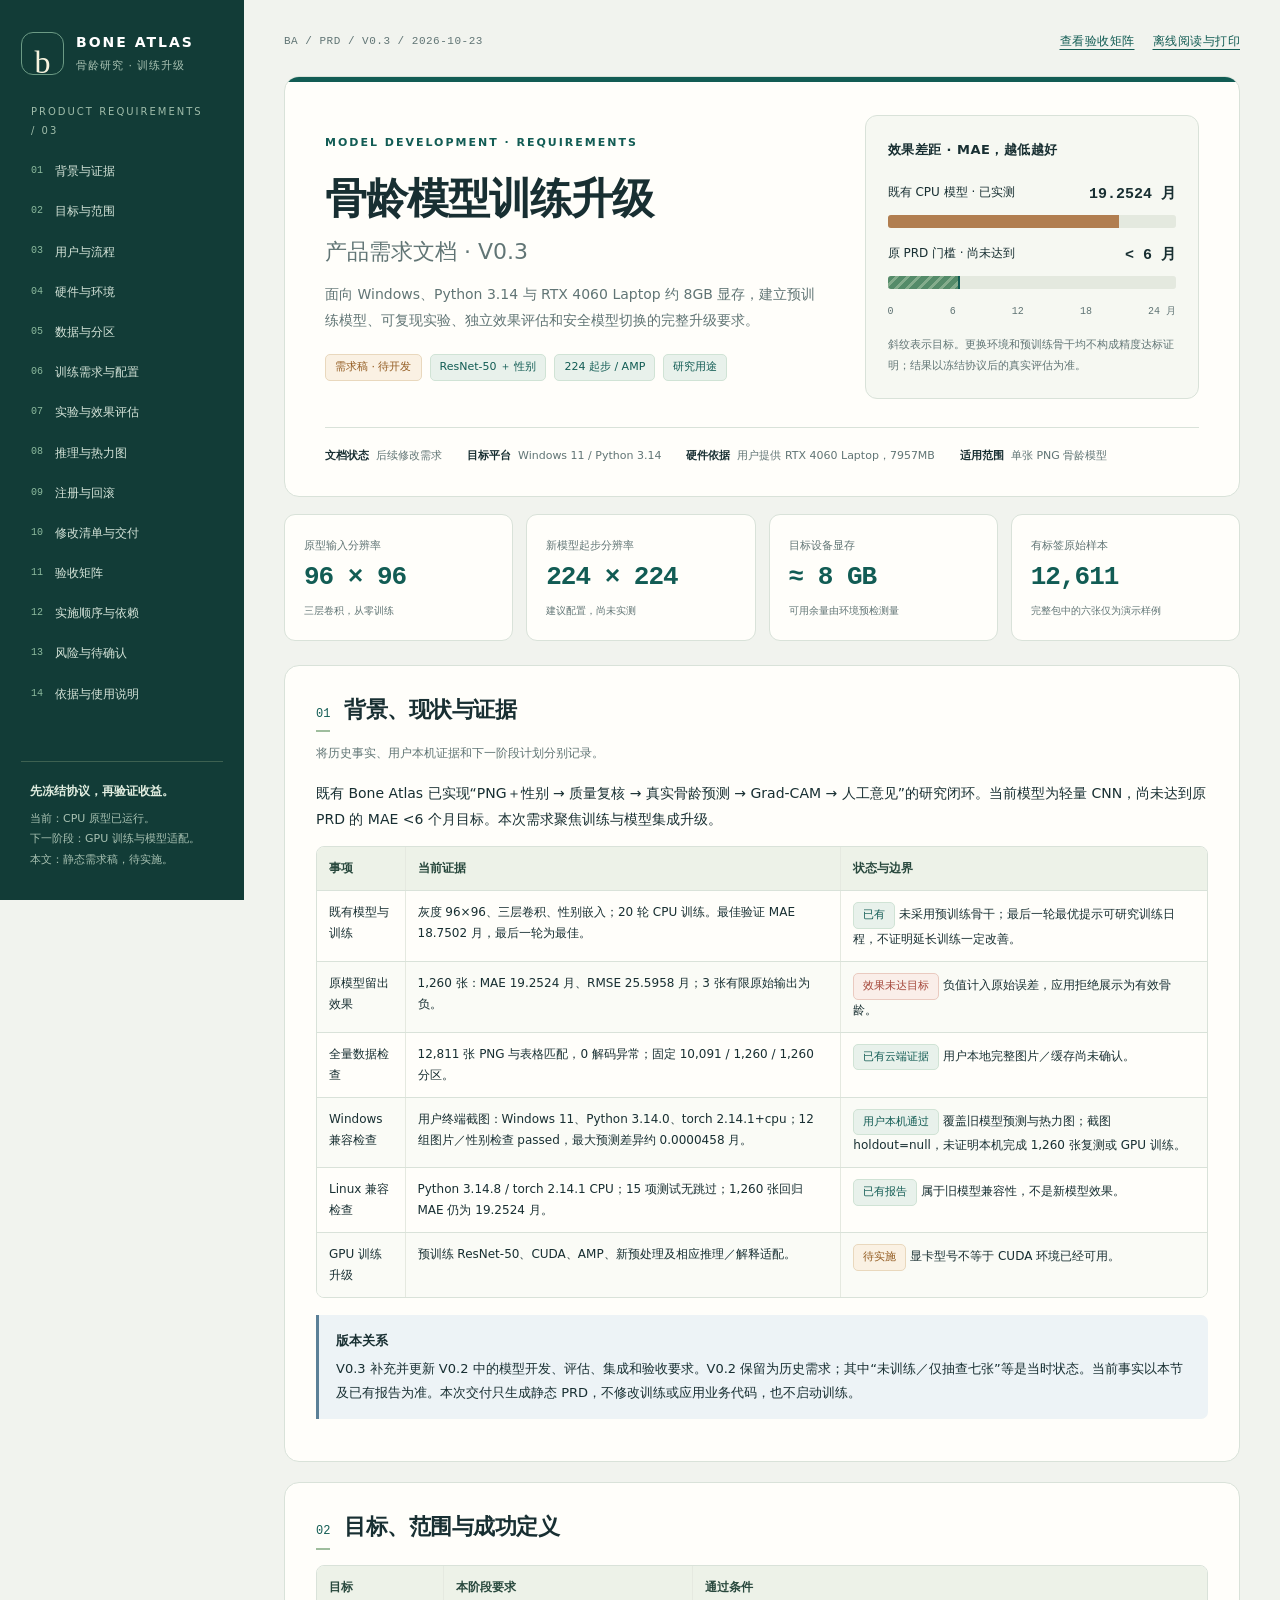
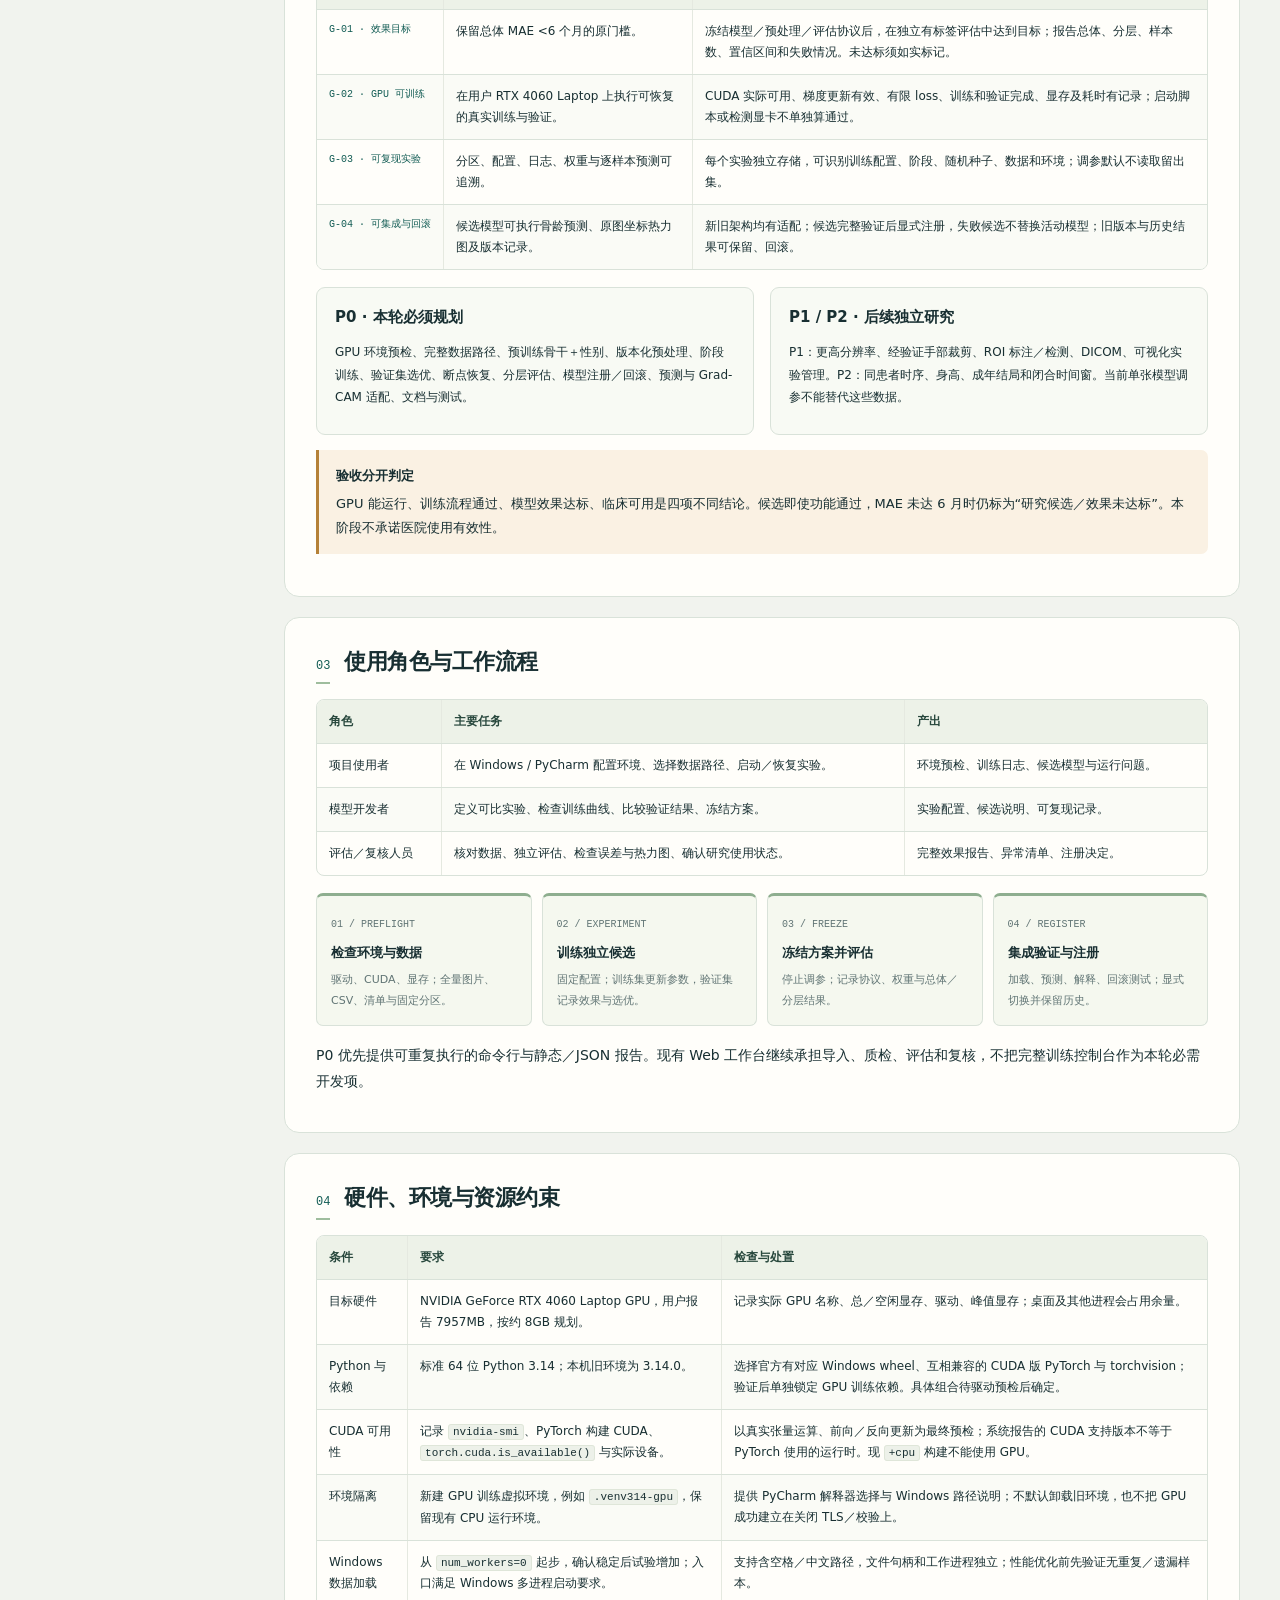
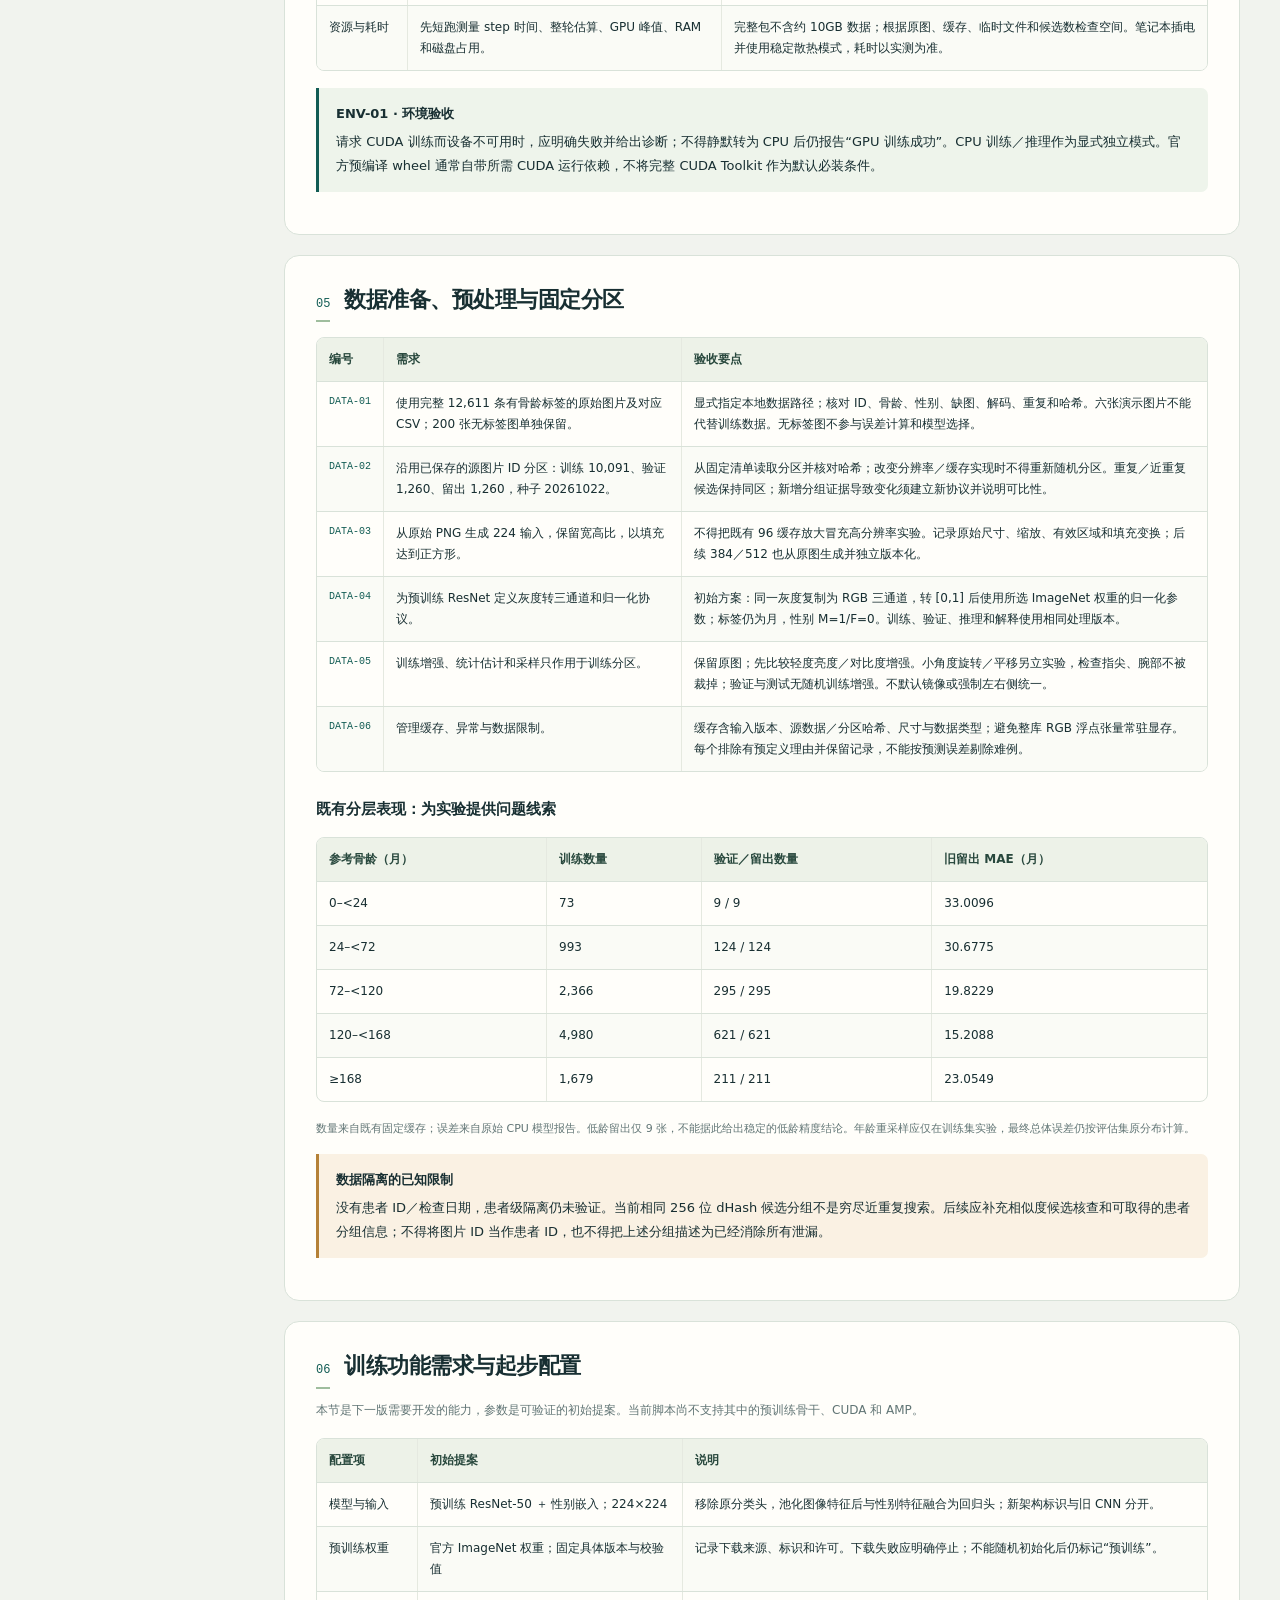
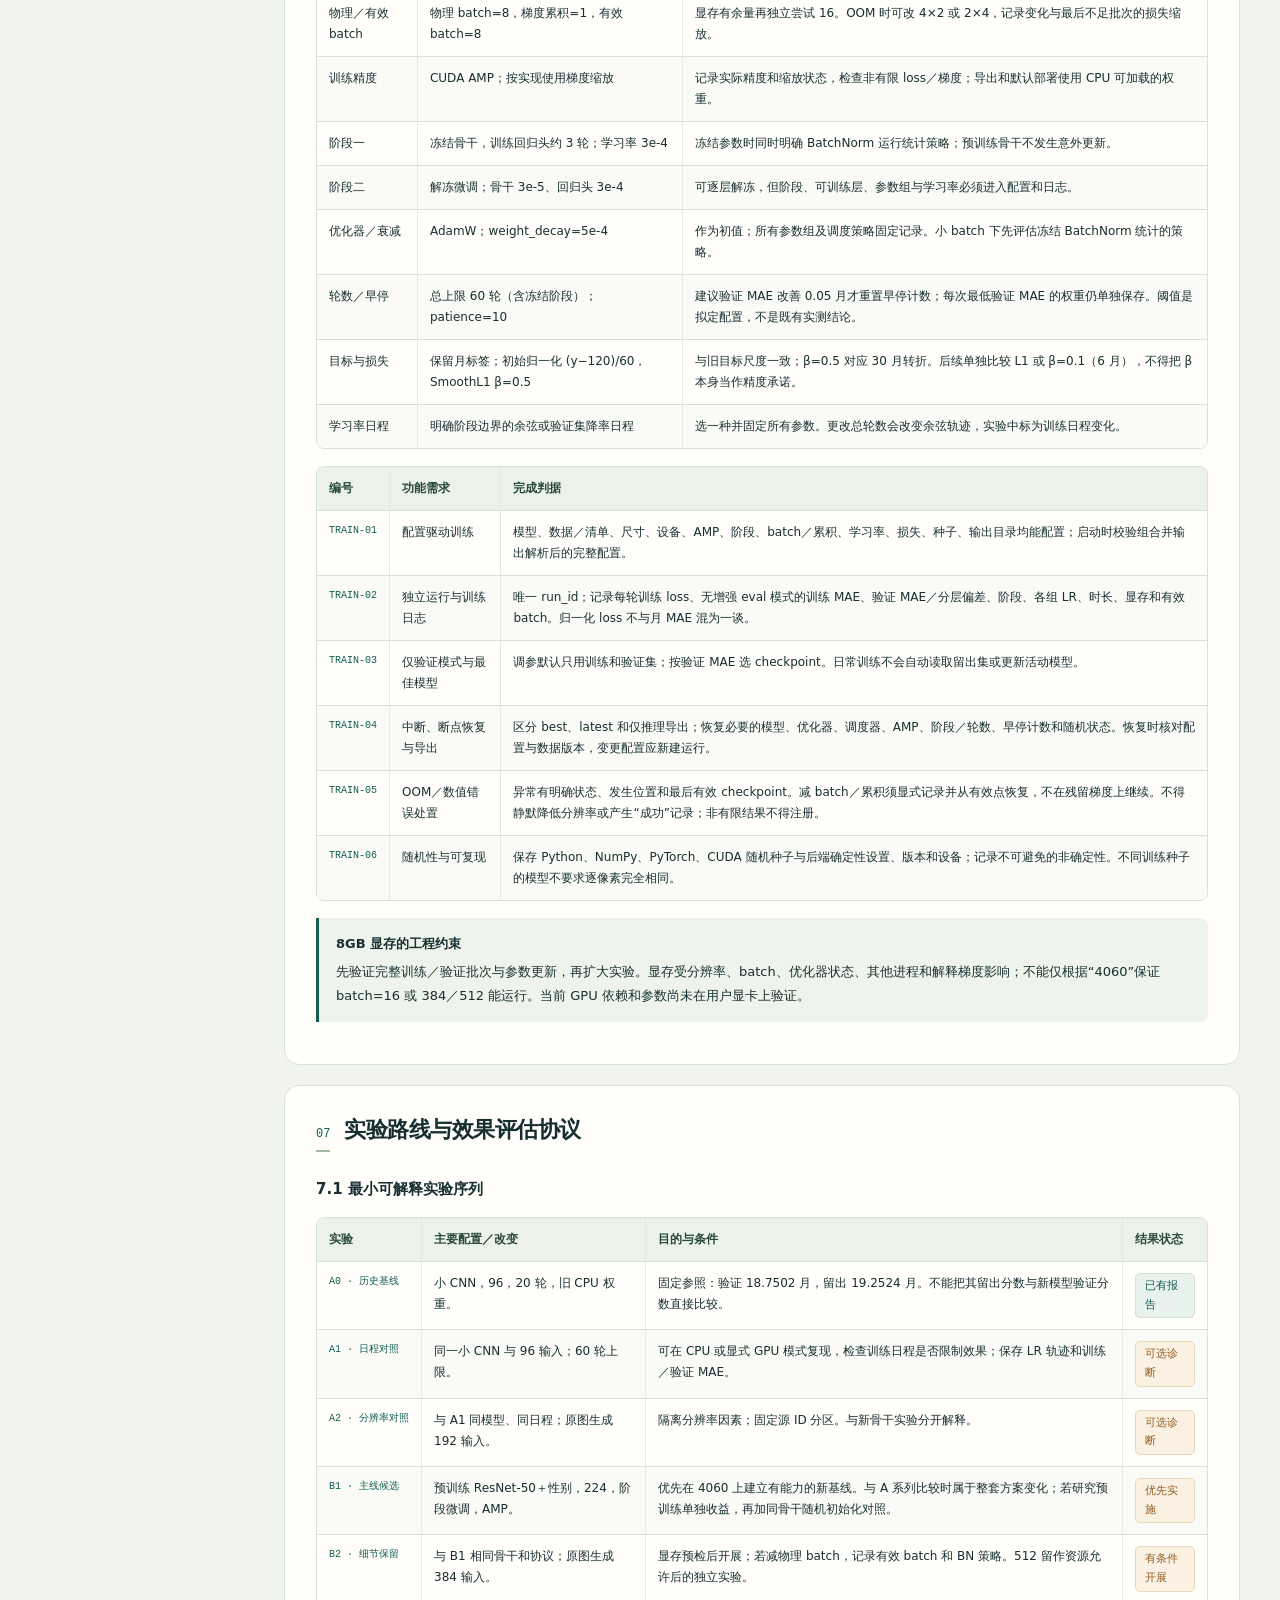
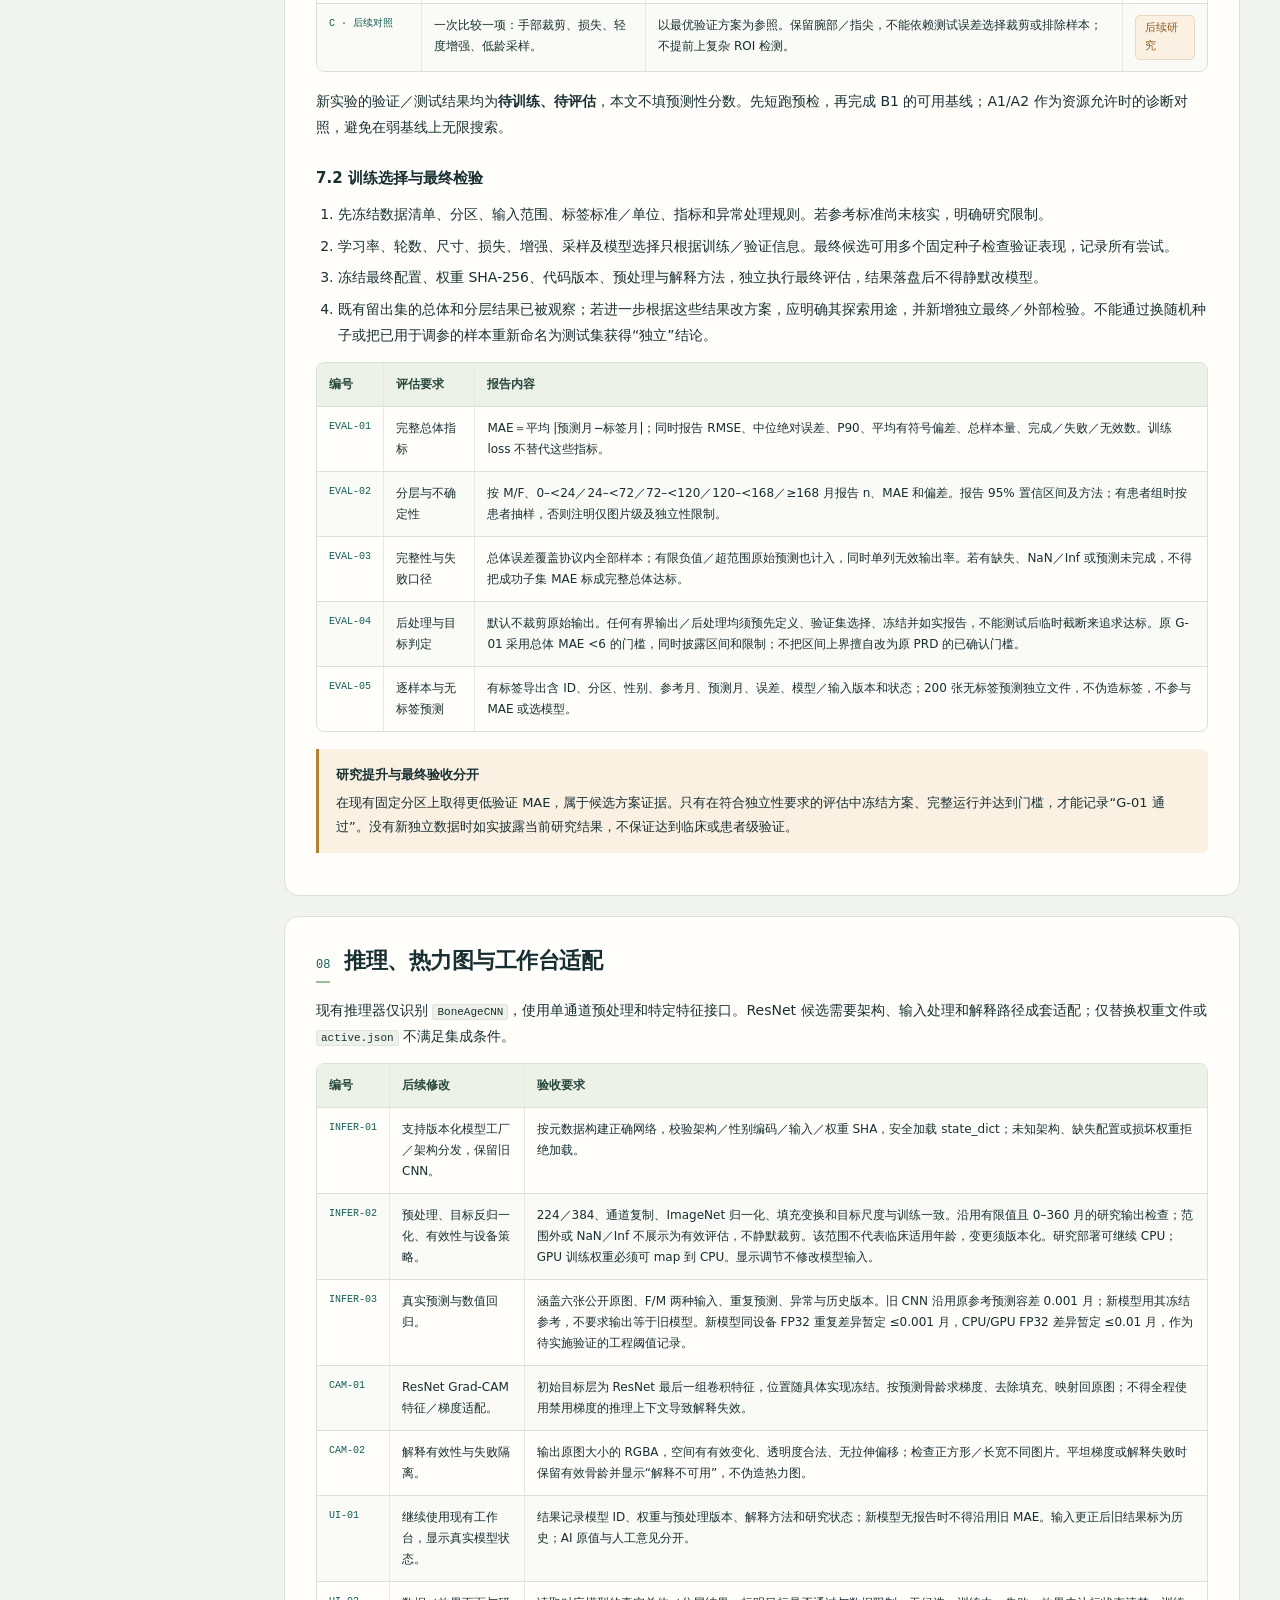
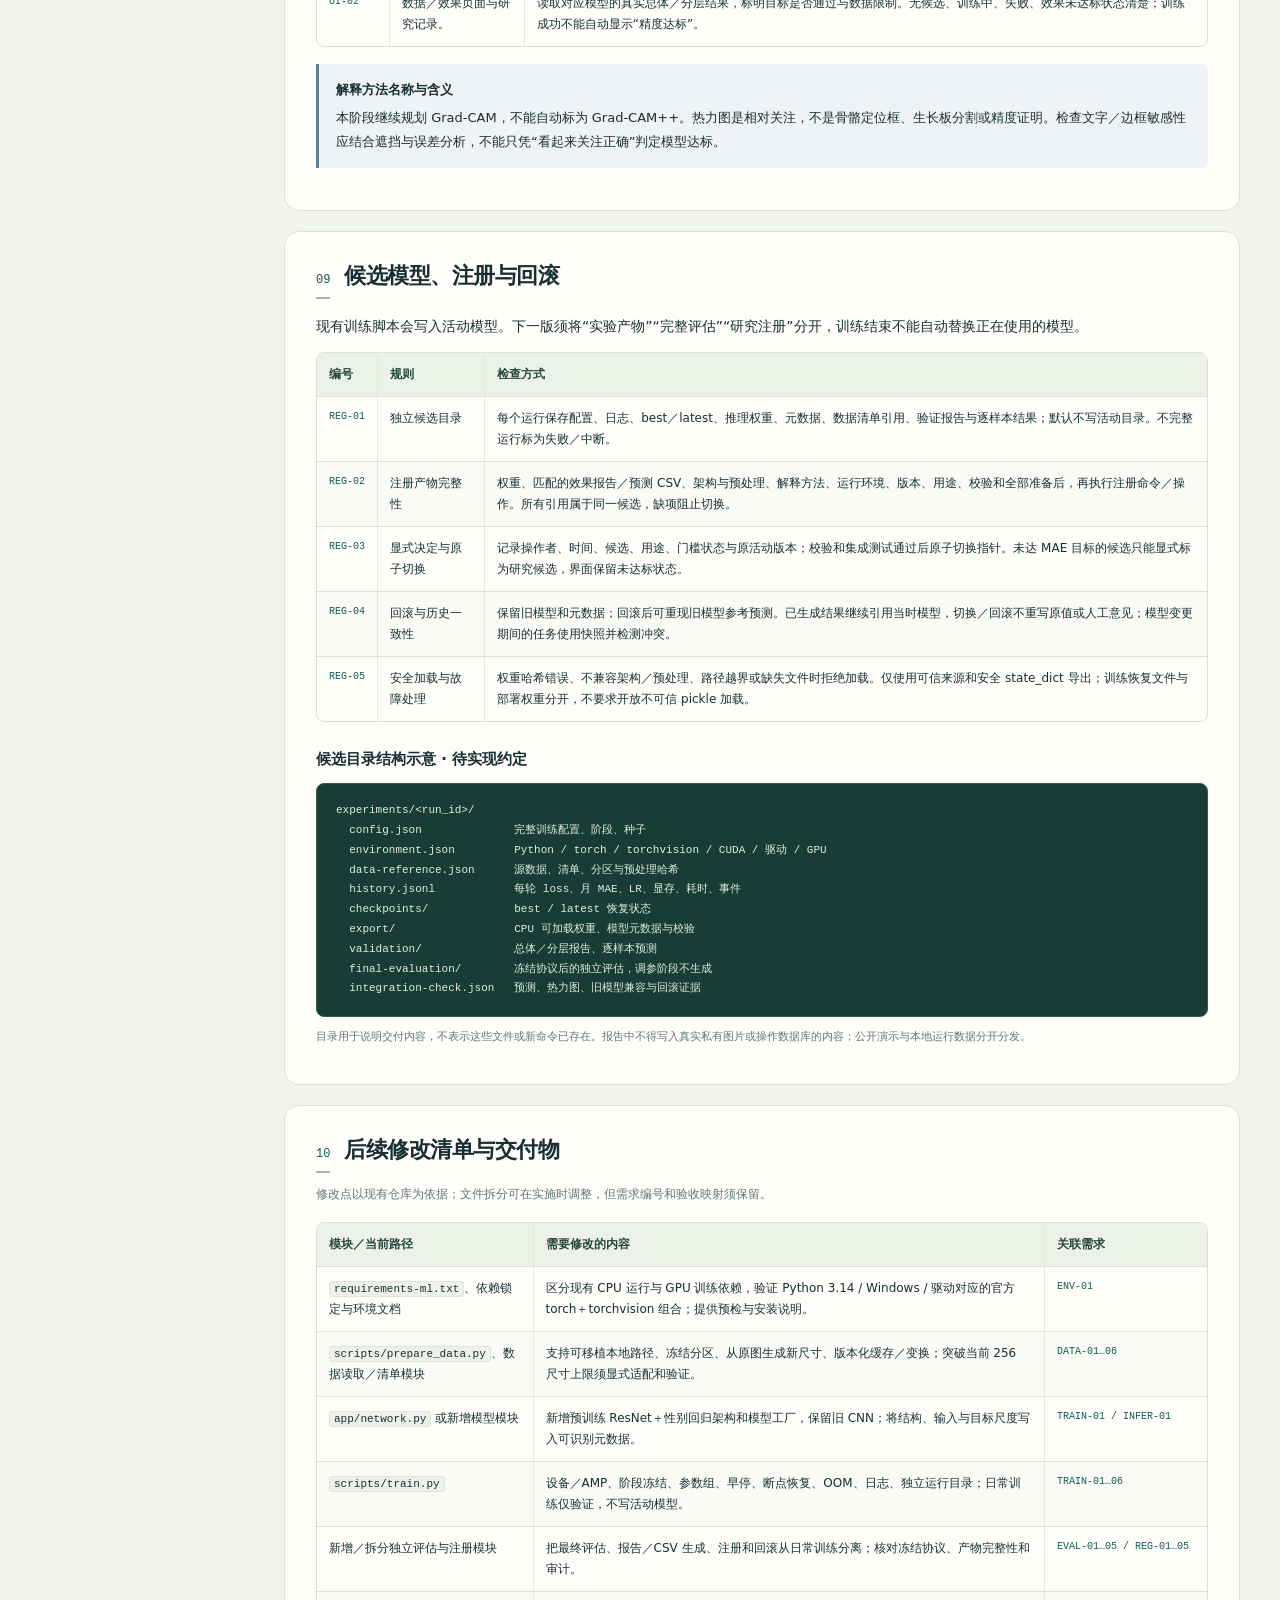
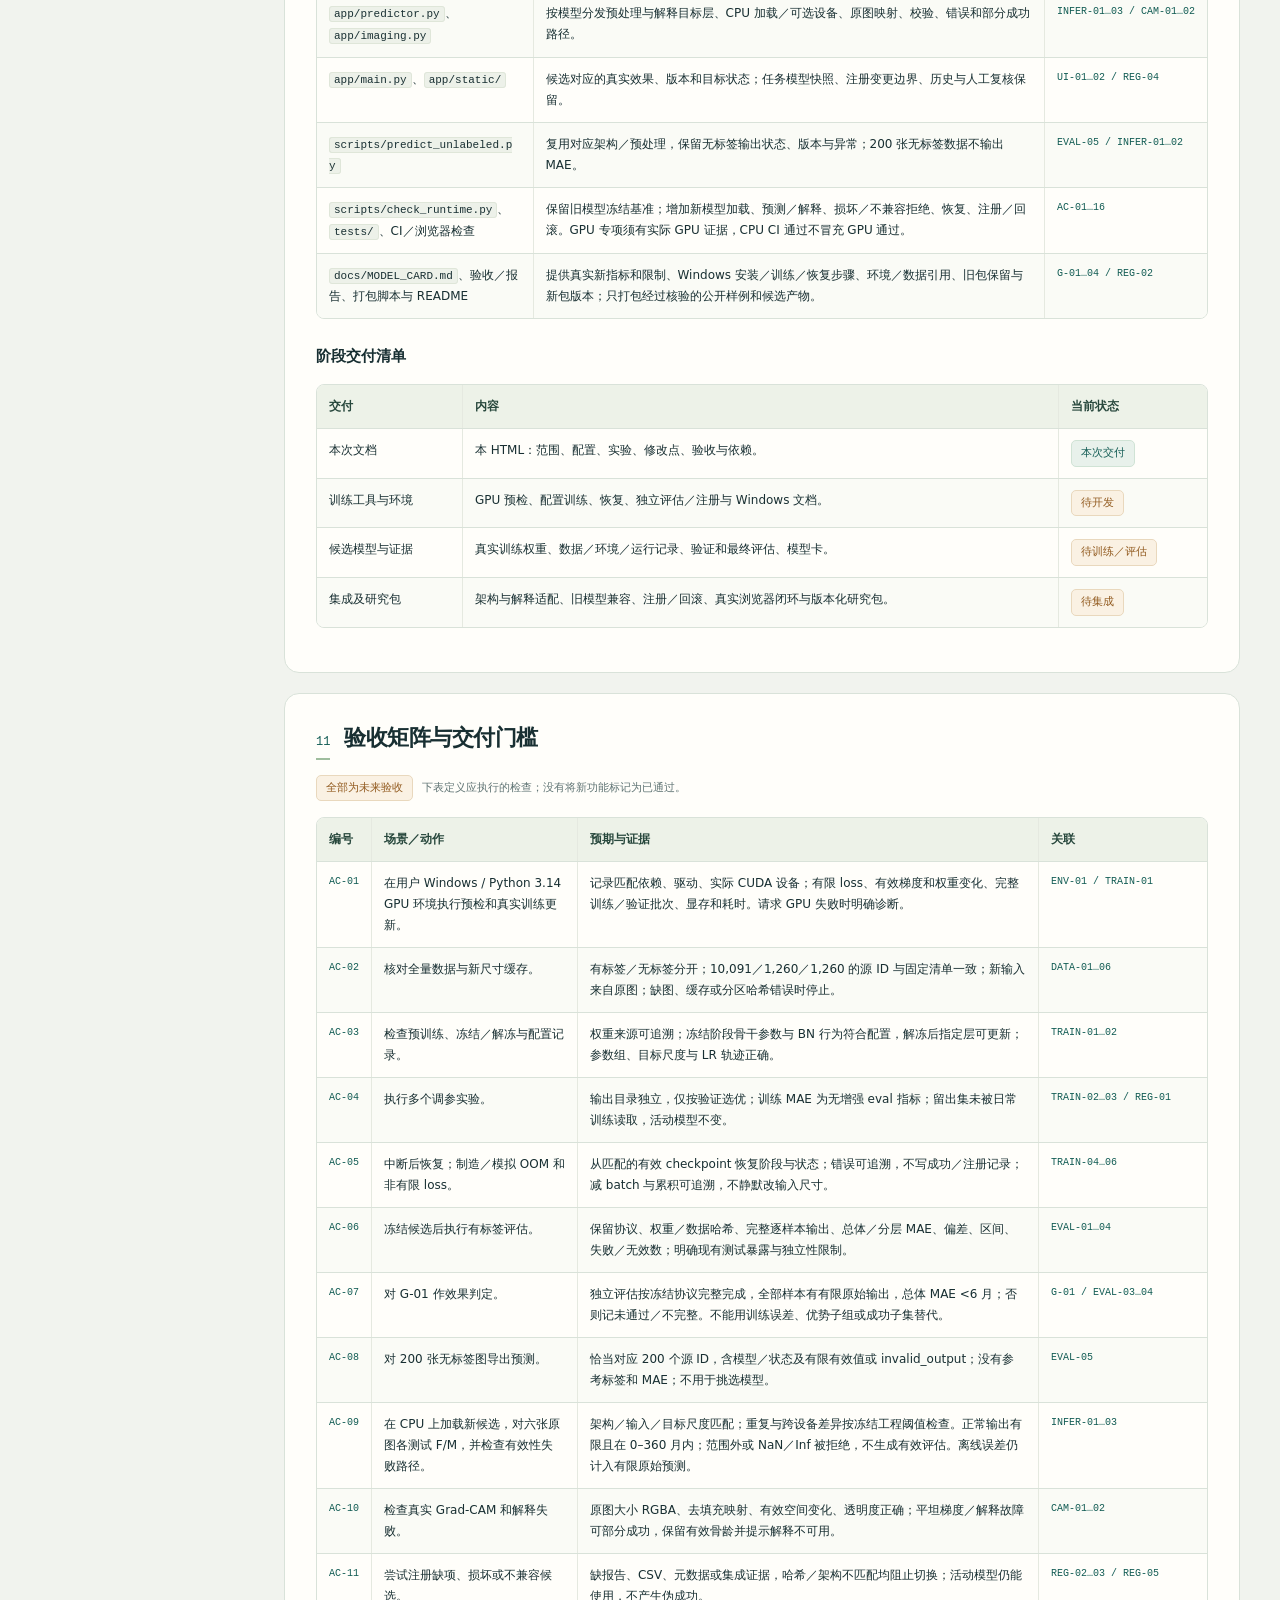
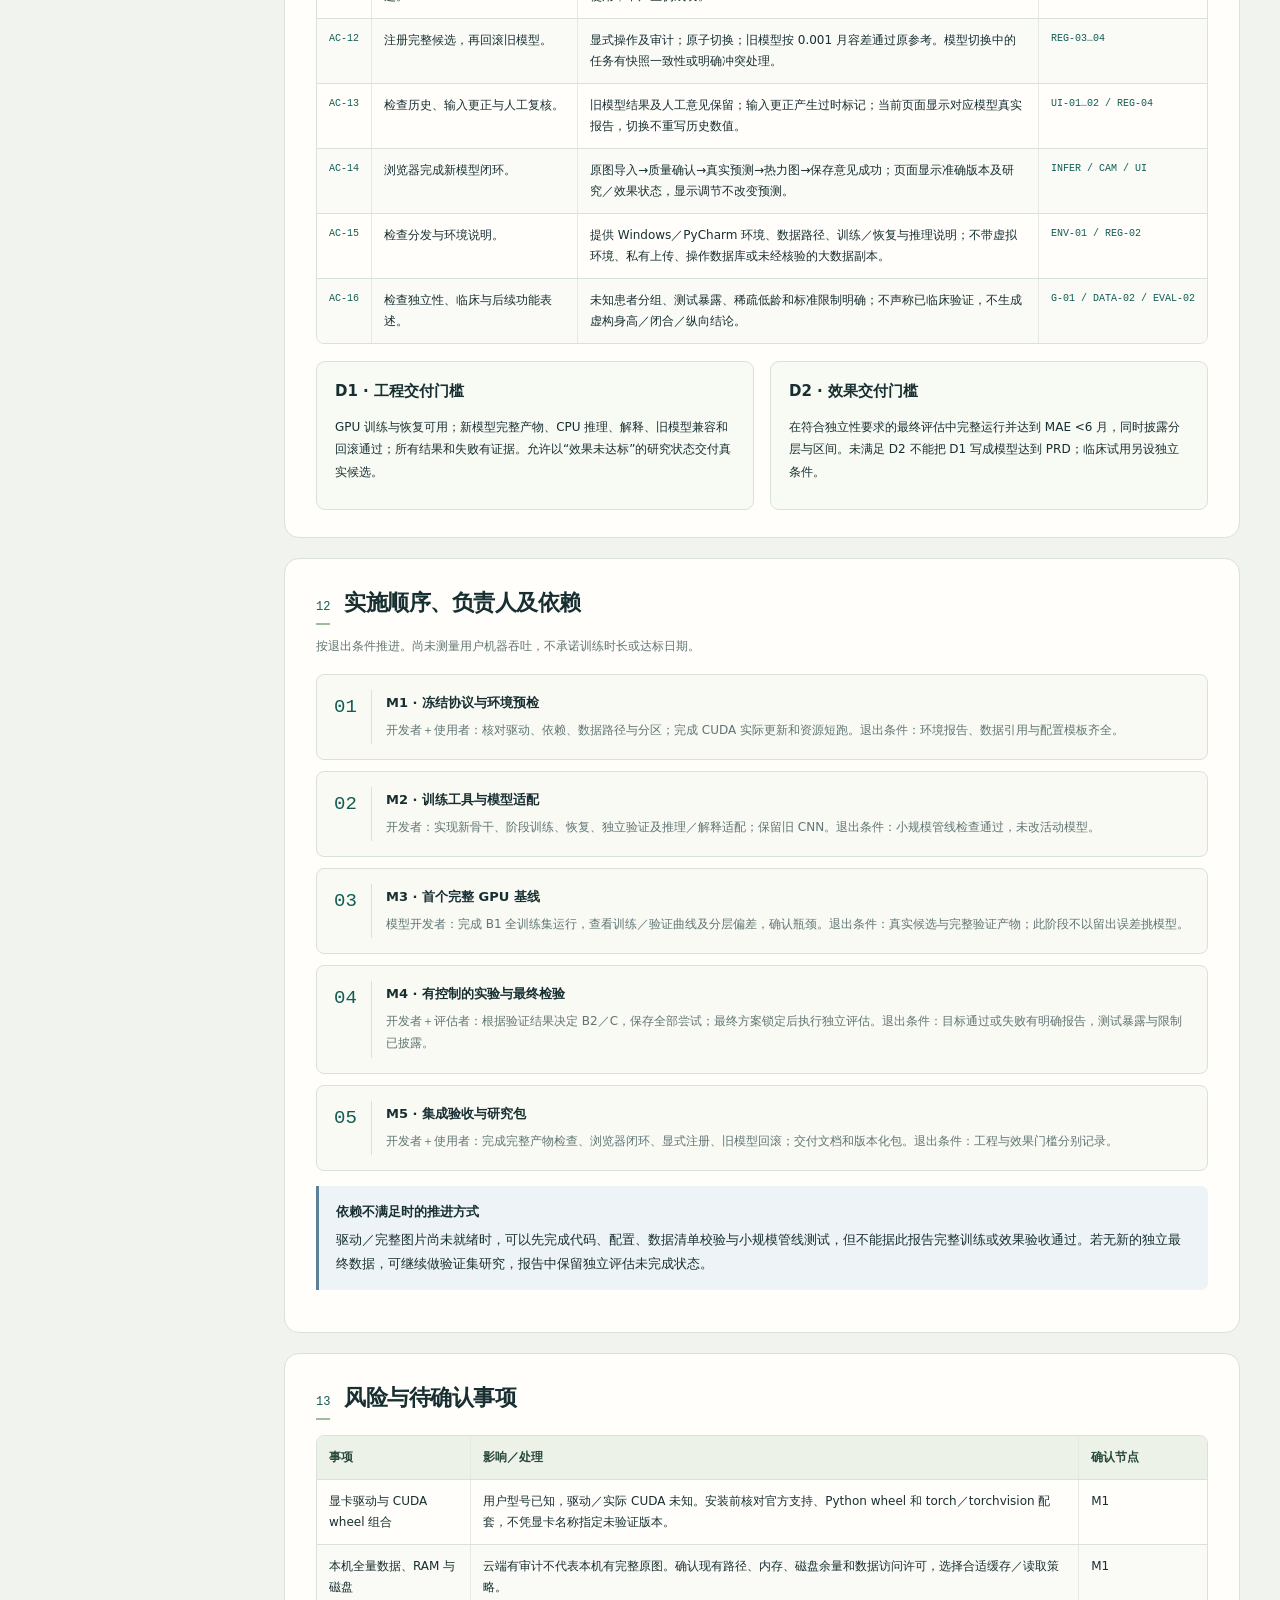
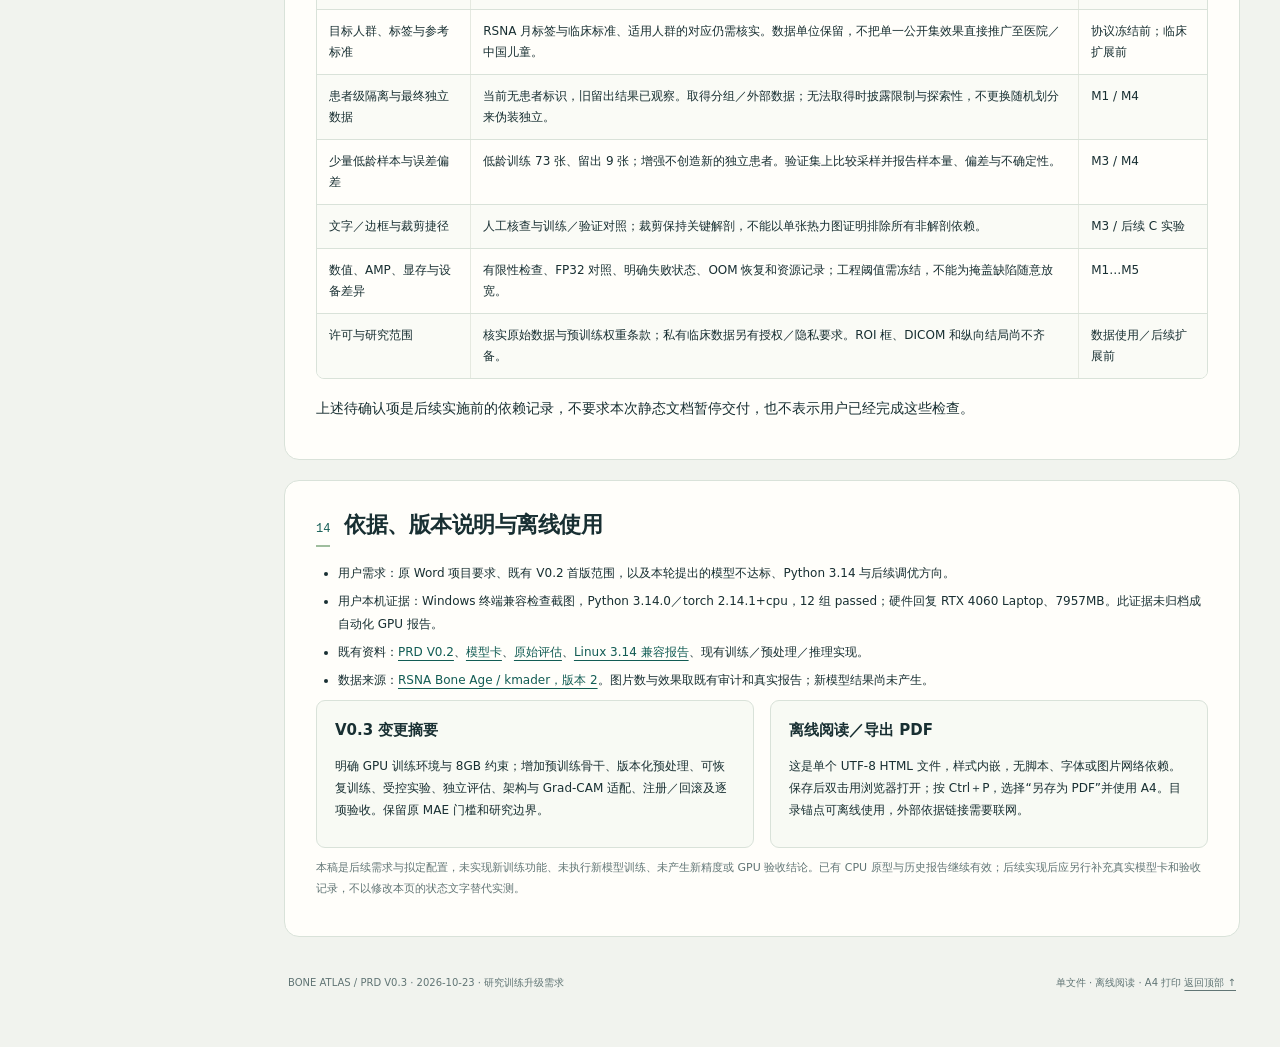
<file: docs/PRD_V0.3_GPU_TRAINING.html>
<!doctype html>
<html lang="zh-CN">
<head>
<meta charset="utf-8">
<meta name="viewport" content="width=device-width, initial-scale=1">
<meta name="description" content="Bone Atlas PRD V0.3：面向 Windows、Python 3.14 与 RTX 4060 Laptop 8GB 的骨龄模型训练升级需求，包含预训练模型、实验协议、独立评估、推理和热力图适配及验收矩阵。">
<meta name="color-scheme" content="light">
<title>Bone Atlas · 骨龄模型训练升级 PRD V0.3</title>
<style>
:root{--ink:#182f32;--muted:#617575;--teal:#125c54;--deep:#123c37;--mint:#e8f1eb;--paper:#fffefa;--bg:#f1f3ee;--line:#d9e2d9;--amber:#925b20;--amber-bg:#faf1e3;--red:#a44639;--red-bg:#faeee9;--blue:#365f77;--blue-bg:#edf3f6;--radius:15px}
*{box-sizing:border-box}html{scroll-behavior:smooth;scroll-padding-top:28px}body{margin:0;background:var(--bg);color:var(--ink);font-family:"Microsoft YaHei","PingFang SC","Noto Sans CJK SC",system-ui,sans-serif;font-size:14px;line-height:1.85}a{color:var(--teal);text-underline-offset:4px}a:focus-visible{outline:3px solid #b78439;outline-offset:4px}::selection{background:#cfe5d7}p{margin:10px 0}strong{font-weight:700}aside{position:fixed;inset:0 auto 0 0;width:244px;background:var(--deep);color:#d5e4d9;padding:30px 21px;overflow:auto;display:flex;flex-direction:column;gap:25px}.identity{display:flex;align-items:center;gap:12px}.mark{width:43px;height:43px;border:1px solid #6c9b85;border-radius:12px;display:grid;place-items:center;font-family:Georgia,serif;font-size:32px;color:#f8f4df}.identity b{font-size:14px;letter-spacing:2px;color:#fff}.identity small{display:block;color:#a8c1b2;font-size:11px;letter-spacing:1px}.nav-label{font-size:10px;letter-spacing:2px;color:#9fbcaa;margin:2px 10px 12px}nav{display:grid;gap:2px}nav a{color:#d5e4d9;text-decoration:none;display:flex;gap:12px;align-items:center;padding:8px 10px;border-radius:7px;font-size:12px}nav a span{font-family:ui-monospace,Consolas,monospace;color:#8cba9e;font-size:10px}nav a:hover{background:#285247}.aside-bottom{margin-top:auto;border-top:1px solid #3d6151;padding:18px 9px 0;font-size:11px;color:#a8c1b2}.aside-bottom strong{display:block;color:#e2eee1;font-size:12px;margin-bottom:7px}main{margin-left:244px;padding:30px 40px 55px;max-width:1660px}.topline{display:flex;justify-content:space-between;gap:16px;align-items:center;margin-bottom:24px;color:var(--muted);font-size:11px;letter-spacing:.5px}.topline .doc-id{font-family:ui-monospace,Consolas,monospace}.toplinks{display:flex;gap:18px}.toplinks a{font-size:12px}.hero{background:var(--paper);border:1px solid var(--line);border-radius:var(--radius);padding:38px 40px 30px;position:relative;overflow:hidden}.hero:before{content:"";position:absolute;inset:0 0 auto;height:5px;background:var(--teal)}.eyebrow{color:var(--teal);font-size:11px;letter-spacing:2px;font-weight:700}.hero-grid{display:grid;grid-template-columns:1.5fr 1fr;gap:38px;align-items:center}.hero h1{font-size:clamp(29px,3.3vw,43px);letter-spacing:-1px;line-height:1.35;margin:16px 0}.hero h1 span{font-weight:400;font-size:22px;color:var(--muted);display:block;margin-top:10px;letter-spacing:0}.lead{color:var(--muted);max-width:690px;font-size:14px}.tags{display:flex;gap:8px;flex-wrap:wrap;margin:20px 0 0}.tag,.badge{display:inline-block;padding:3px 9px;border-radius:5px;font-size:11px;line-height:1.7;background:var(--mint);color:var(--teal);border:1px solid #d0e3d5}.badge.plan{background:var(--amber-bg);color:var(--amber);border-color:#e9d8bd}.badge.fail{background:var(--red-bg);color:var(--red);border-color:#eacac0}.badge.info{background:var(--blue-bg);color:var(--blue);border-color:#d5e3eb}.compare{border:1px solid var(--line);border-radius:12px;background:#f6f8f2;padding:22px}.compare h2{font-size:13px;letter-spacing:.5px;margin:0 0 19px}.bar-row{margin:14px 0}.bar-label{display:flex;justify-content:space-between;font-size:12px;margin-bottom:6px}.bar-label b{font-family:ui-monospace,Consolas,monospace;font-size:15px}.track{height:13px;background:#e4e9df;border-radius:3px;overflow:hidden}.bar{height:100%;background:#b17e50;width:80.2183%}.bar.target{background:repeating-linear-gradient(135deg,#548b69 0,#548b69 5px,#83ac8c 5px,#83ac8c 8px);width:25%;border-right:2px solid var(--teal)}.axis{display:flex;justify-content:space-between;color:var(--muted);font-family:ui-monospace,Consolas,monospace;font-size:10px;margin-top:6px}.compare .caption{font-size:11px;color:var(--muted);margin:14px 0 0}.meta{display:flex;flex-wrap:wrap;gap:10px 25px;border-top:1px solid var(--line);margin-top:28px;padding-top:18px;font-size:11px;color:var(--muted)}.meta b{color:var(--ink);margin-right:7px}.stats{display:grid;grid-template-columns:repeat(4,minmax(0,1fr));gap:13px;margin:17px 0 24px}.stat{background:var(--paper);border:1px solid var(--line);border-radius:11px;padding:17px 19px}.stat .label{font-size:11px;color:var(--muted)}.stat strong{display:block;font-size:26px;line-height:1.5;font-family:ui-monospace,Consolas,monospace;font-weight:600;letter-spacing:-1px;color:var(--teal)}.stat small{font-size:10px;color:var(--muted)}section{background:var(--paper);border:1px solid var(--line);border-radius:var(--radius);padding:27px 31px;margin:20px 0;scroll-margin-top:25px}.section-head{display:flex;align-items:baseline;gap:14px;margin-bottom:15px}.section-head .num{font-family:ui-monospace,Consolas,monospace;font-size:12px;color:var(--teal);border-bottom:2px solid #9fbd9d;padding-bottom:5px}.section-head h2{font-size:22px;letter-spacing:-.5px;line-height:1.5;margin:0}.section-note{font-size:12px;color:var(--muted);margin:-5px 0 17px}h3{font-size:15px;margin:24px 0 9px}h4{font-size:14px;margin:20px 0 9px}ul,ol{padding-left:22px;margin:9px 0}li{margin:6px 0}code{font-family:ui-monospace,Consolas,monospace;background:#edf1e9;border:1px solid #dfe6d9;padding:1px 4px;border-radius:3px;font-size:11px;overflow-wrap:anywhere}.callout{padding:14px 17px;border-left:3px solid var(--teal);background:#eef4eb;margin:15px 0;border-radius:0 7px 7px 0;font-size:13px}.callout.warn{border-color:#b58137;background:var(--amber-bg)}.callout.info{border-color:#5b8097;background:var(--blue-bg)}.callout strong:first-child{display:block;margin-bottom:4px}.small{font-size:11px;color:var(--muted)}.grid2{display:grid;grid-template-columns:repeat(2,minmax(0,1fr));gap:16px}.panel{border:1px solid var(--line);border-radius:9px;padding:16px 18px;background:#f8faf4}.panel h3{margin:0 0 9px}.panel p{font-size:12px}.table-wrap{width:100%;overflow-x:auto;margin:13px 0 17px;border:1px solid var(--line);border-radius:8px}table{border-collapse:collapse;width:100%;font-size:12px;line-height:1.75}th,td{padding:11px 12px;text-align:left;vertical-align:top;border-bottom:1px solid var(--line);border-right:1px solid #e5e9e0;overflow-wrap:anywhere}th{background:#edf2e8;font-weight:700;color:#28483d}tr:last-child td{border-bottom:0}th:last-child,td:last-child{border-right:0}tbody tr:nth-child(even){background:#fafbf6}.id{font-family:ui-monospace,Consolas,monospace;color:var(--teal);white-space:nowrap;font-size:10px}.wide{min-width:760px}.medium{min-width:590px}.nowrap{white-space:nowrap}.workflow{display:grid;grid-template-columns:repeat(4,minmax(0,1fr));gap:10px;margin:17px 0}.flow-step{padding:14px;border:1px solid var(--line);border-top:3px solid #8eae8f;border-radius:7px;background:#f5f8ef}.flow-step span{font-family:ui-monospace,Consolas,monospace;font-size:10px;color:var(--muted)}.flow-step b{display:block;margin:5px 0;font-size:13px}.flow-step p{font-size:11px;color:var(--muted);margin:0}.codeblock{background:#183d35;color:#dfecdf;border:1px solid #3c5b4b;padding:17px 19px;border-radius:8px;font-family:ui-monospace,Consolas,monospace;line-height:1.8;font-size:11px;white-space:pre-wrap;overflow-wrap:anywhere}.legend{display:flex;gap:9px;align-items:center;flex-wrap:wrap;margin:10px 0 16px;font-size:11px;color:var(--muted)}.milestones{counter-reset:milestone;display:grid;gap:11px}.milestone{display:grid;grid-template-columns:38px 1fr;gap:14px;padding:15px 17px;border:1px solid var(--line);border-radius:8px;background:#f8faf3}.milestone:before{counter-increment:milestone;content:"0" counter(milestone);font-family:ui-monospace,Consolas,monospace;font-size:19px;color:var(--teal);border-right:1px solid var(--line)}.milestone b{font-size:13px}.milestone p{font-size:12px;margin:3px 0;color:var(--muted)}.footer{display:flex;justify-content:space-between;gap:20px;font-size:10px;color:var(--muted);padding:17px 4px}.footer a{color:var(--muted)}.source-list{font-size:12px}.status-word{font-weight:700;color:var(--amber)}.sr-only{position:absolute;width:1px;height:1px;padding:0;margin:-1px;overflow:hidden;clip:rect(0,0,0,0);white-space:nowrap;border:0}
@media(min-width:1700px){main{margin-left:max(244px,calc((100vw - 1416px)/2));max-width:1416px}aside{width:max(244px,calc((100vw - 1416px)/2));padding-left:max(21px,calc((100vw - 1550px)/2))}}
@media(max-width:1150px){main{padding:24px}aside{width:220px}main{margin-left:220px}.hero{padding:30px}.hero-grid{grid-template-columns:1fr;gap:20px}.compare{max-width:none}.stats{gap:9px}.stat{padding:14px}.stat strong{font-size:23px}section{padding:24px}.workflow{grid-template-columns:repeat(2,minmax(0,1fr))}}
@media(max-width:760px){aside{position:static;width:auto;padding:19px;gap:15px}.identity{gap:10px}.mark{width:35px;height:35px;font-size:27px}.identity small{display:inline;margin-left:10px}.nav-label,.aside-bottom{display:none}nav{display:flex;flex-wrap:wrap;gap:4px}nav a{padding:4px 7px;font-size:10px;gap:5px;background:#234b40}nav a span{font-size:9px}main{margin:0;padding:15px}.topline{font-size:10px;align-items:flex-start}.toplinks{gap:10px;flex-wrap:wrap;justify-content:flex-end}.toplinks a{font-size:10px}.hero{padding:27px 22px 22px}.hero h1{font-size:30px}.hero h1 span{font-size:18px}.lead{font-size:13px}.meta{gap:8px 18px}.stats{grid-template-columns:repeat(2,minmax(0,1fr));margin-bottom:18px}.stat strong{font-size:25px}.stat .label{font-size:10px}.grid2{grid-template-columns:1fr}.section-head h2{font-size:20px}section{padding:21px 18px;margin:16px 0}.section-note{font-size:11px}.workflow{gap:8px}.flow-step{padding:11px}.flow-step b{font-size:12px}.flow-step p{font-size:10px}.footer{display:block}.footer span{display:block;margin:6px 0}.callout{font-size:12px}.table-wrap{border-radius:5px}th,td{padding:10px}.codeblock{font-size:10px;padding:14px}}
@media(prefers-reduced-motion:reduce){html{scroll-behavior:auto}}
@media print{@page{size:A4;margin:13mm 12mm}html{scroll-behavior:auto}body{font-family:"Microsoft YaHei",sans-serif;font-size:9pt;line-height:1.65;background:white;color:#142920}aside,.toplinks{display:none!important}main{margin:0!important;padding:0!important;max-width:none}.topline{margin:0 0 12px;font-size:8pt}.hero{padding:20px;border:1px solid #a7b6a7;border-radius:0}.hero-grid{display:block}.hero h1{font-size:27pt}.hero h1 span{font-size:16pt}.lead{font-size:10pt}.compare{margin-top:15px;max-width:none;padding:14px;break-inside:avoid}.compare h2{font-size:10pt}.bar-label{font-size:8pt}.bar-label b{font-size:11pt}.hero:before{height:3px}.stats{grid-template-columns:repeat(4,minmax(0,1fr));gap:6px;margin:12px 0}.stat{padding:9px;border-radius:0;break-inside:avoid}.stat strong{font-size:19pt}.stat .label,.stat small{font-size:7pt}section{border:0;border-top:1px solid #a9b8a9;border-radius:0;padding:18px 0 0;margin:17px 0}.section-head h2{font-size:16pt}.section-head{margin-bottom:11px}.section-head .num{font-size:9pt}.section-note{font-size:8pt}.grid2{display:block}.panel{padding:11px;margin:10px 0;break-inside:avoid}h2,h3,h4{break-after:avoid}h3{font-size:11pt}.table-wrap{overflow:visible;border-radius:0}.wide,.medium{min-width:0}table{font-size:7.6pt;line-height:1.6}th,td{padding:7px 6px;overflow-wrap:anywhere}thead{display:table-header-group}tr{break-inside:avoid}.id{font-size:7pt;white-space:normal}.callout{font-size:9pt;padding:11px;break-inside:avoid}.tag,.badge{font-size:7pt}.workflow{grid-template-columns:repeat(2,minmax(0,1fr));gap:7px}.flow-step{break-inside:avoid;padding:10px}.flow-step b{font-size:9pt}.flow-step p{font-size:8pt}.small,.compare .caption{font-size:8pt}.codeblock{font-size:7.8pt;color:#17392e;background:#f1f5ee;border:1px solid #a9b8a9;padding:12px;break-inside:avoid}.milestone{break-inside:avoid;padding:10px}.milestone p{font-size:8pt}.footer{font-size:7pt;display:flex}a{color:inherit;text-decoration:none}code{font-size:7.8pt}.source-list{font-size:9pt}}
</style>
</head>
<body id="top">
<aside aria-label="需求文档导航">
  <div class="identity"><div class="mark" aria-hidden="true">b</div><div><b>BONE ATLAS</b><small>骨龄研究 · 训练升级</small></div></div>
  <div><div class="nav-label">PRODUCT REQUIREMENTS / 03</div><nav>
    <a href="#context"><span>01</span>背景与证据</a><a href="#goals"><span>02</span>目标与范围</a><a href="#workflow"><span>03</span>用户与流程</a><a href="#environment"><span>04</span>硬件与环境</a><a href="#data"><span>05</span>数据与分区</a><a href="#training"><span>06</span>训练需求与配置</a><a href="#experiments"><span>07</span>实验与效果评估</a><a href="#integration"><span>08</span>推理与热力图</a><a href="#release"><span>09</span>注册与回滚</a><a href="#changes"><span>10</span>修改清单与交付</a><a href="#acceptance"><span>11</span>验收矩阵</a><a href="#schedule"><span>12</span>实施顺序与依赖</a><a href="#risks"><span>13</span>风险与待确认</a><a href="#sources"><span>14</span>依据与使用说明</a>
  </nav></div>
  <div class="aside-bottom"><strong>先冻结协议，再验证收益。</strong>当前：CPU 原型已运行。<br>下一阶段：GPU 训练与模型适配。<br>本文：静态需求稿，待实施。</div>
</aside>
<main>
<div class="topline"><span class="doc-id">BA / PRD / V0.3 / 2026-10-23</span><div class="toplinks"><a href="#acceptance">查看验收矩阵</a><a href="#print-guide">离线阅读与打印</a></div></div>
<header class="hero">
  <div class="hero-grid"><div><div class="eyebrow">MODEL DEVELOPMENT · REQUIREMENTS</div><h1>骨龄模型训练升级<span>产品需求文档 · V0.3</span></h1><p class="lead">面向 Windows、Python 3.14 与 RTX 4060 Laptop 约 8GB 显存，建立预训练模型、可复现实验、独立效果评估和安全模型切换的完整升级要求。</p><div class="tags"><span class="badge plan">需求稿 · 待开发</span><span class="tag">ResNet-50 ＋ 性别</span><span class="tag">224 起步 / AMP</span><span class="tag">研究用途</span></div></div>
    <div class="compare" role="img" aria-label="既有模型留出 MAE 为19.2524个月，PRD目标小于6个月。横轴0到24个月，误差越低越好。目标不是已取得结果。"><h2>效果差距 · MAE，越低越好</h2><div class="bar-row"><div class="bar-label"><span>既有 CPU 模型 · 已实测</span><b>19.2524 月</b></div><div class="track"><div class="bar"></div></div></div><div class="bar-row"><div class="bar-label"><span>原 PRD 门槛 · 尚未达到</span><b>&lt; 6 月</b></div><div class="track"><div class="bar target"></div></div></div><div class="axis"><span>0</span><span>6</span><span>12</span><span>18</span><span>24 月</span></div><p class="caption">斜纹表示目标。更换环境和预训练骨干均不构成精度达标证明；结果以冻结协议后的真实评估为准。</p></div>
  </div>
  <div class="meta"><span><b>文档状态</b>后续修改需求</span><span><b>目标平台</b>Windows 11 / Python 3.14</span><span><b>硬件依据</b>用户提供 RTX 4060 Laptop，7957MB</span><span><b>适用范围</b>单张 PNG 骨龄模型</span></div>
</header>
<div class="stats" aria-label="关键事实"><div class="stat"><span class="label">原型输入分辨率</span><strong>96 × 96</strong><small>三层卷积，从零训练</small></div><div class="stat"><span class="label">新模型起步分辨率</span><strong>224 × 224</strong><small>建议配置，尚未实测</small></div><div class="stat"><span class="label">目标设备显存</span><strong>≈ 8 GB</strong><small>可用余量由环境预检测量</small></div><div class="stat"><span class="label">有标签原始样本</span><strong>12,611</strong><small>完整包中的六张仅为演示样例</small></div></div>

<section id="context"><div class="section-head"><span class="num">01</span><h2>背景、现状与证据</h2></div><p class="section-note">将历史事实、用户本机证据和下一阶段计划分别记录。</p>
<p>既有 Bone Atlas 已实现“PNG＋性别 → 质量复核 → 真实骨龄预测 → Grad-CAM → 人工意见”的研究闭环。当前模型为轻量 CNN，尚未达到原 PRD 的 MAE &lt;6 个月目标。本次需求聚焦训练与模型集成升级。</p>
<div class="table-wrap"><table class="medium"><thead><tr><th>事项</th><th>当前证据</th><th>状态与边界</th></tr></thead><tbody>
<tr><td>既有模型与训练</td><td>灰度 96×96、三层卷积、性别嵌入；20 轮 CPU 训练。最佳验证 MAE 18.7502 月，最后一轮为最佳。</td><td><span class="badge">已有</span> 未采用预训练骨干；最后一轮最优提示可研究训练日程，不证明延长训练一定改善。</td></tr>
<tr><td>原模型留出效果</td><td>1,260 张：MAE 19.2524 月、RMSE 25.5958 月；3 张有限原始输出为负。</td><td><span class="badge fail">效果未达目标</span> 负值计入原始误差，应用拒绝展示为有效骨龄。</td></tr>
<tr><td>全量数据检查</td><td>12,811 张 PNG 与表格匹配，0 解码异常；固定 10,091 / 1,260 / 1,260 分区。</td><td><span class="badge">已有云端证据</span> 用户本地完整图片／缓存尚未确认。</td></tr>
<tr><td>Windows 兼容检查</td><td>用户终端截图：Windows 11、Python 3.14.0、torch 2.14.1+cpu；12 组图片／性别检查 passed，最大预测差异约 0.0000458 月。</td><td><span class="badge">用户本机通过</span> 覆盖旧模型预测与热力图；截图 holdout=null，未证明本机完成 1,260 张复测或 GPU 训练。</td></tr>
<tr><td>Linux 兼容检查</td><td>Python 3.14.8 / torch 2.14.1 CPU；15 项测试无跳过；1,260 张回归 MAE 仍为 19.2524 月。</td><td><span class="badge">已有报告</span> 属于旧模型兼容性，不是新模型效果。</td></tr>
<tr><td>GPU 训练升级</td><td>预训练 ResNet-50、CUDA、AMP、新预处理及相应推理／解释适配。</td><td><span class="badge plan">待实施</span> 显卡型号不等于 CUDA 环境已经可用。</td></tr>
</tbody></table></div>
<div class="callout info"><strong>版本关系</strong>V0.3 补充并更新 V0.2 中的模型开发、评估、集成和验收要求。V0.2 保留为历史需求；其中“未训练／仅抽查七张”等是当时状态。当前事实以本节及已有报告为准。本次交付只生成静态 PRD，不修改训练或应用业务代码，也不启动训练。</div>
</section>

<section id="goals"><div class="section-head"><span class="num">02</span><h2>目标、范围与成功定义</h2></div>
<div class="table-wrap"><table class="medium"><thead><tr><th>目标</th><th>本阶段要求</th><th>通过条件</th></tr></thead><tbody>
<tr><td class="id">G-01 · 效果目标</td><td>保留总体 MAE &lt;6 个月的原门槛。</td><td>冻结模型／预处理／评估协议后，在独立有标签评估中达到目标；报告总体、分层、样本数、置信区间和失败情况。未达标须如实标记。</td></tr>
<tr><td class="id">G-02 · GPU 可训练</td><td>在用户 RTX 4060 Laptop 上执行可恢复的真实训练与验证。</td><td>CUDA 实际可用、梯度更新有效、有限 loss、训练和验证完成、显存及耗时有记录；启动脚本或检测显卡不单独算通过。</td></tr>
<tr><td class="id">G-03 · 可复现实验</td><td>分区、配置、日志、权重与逐样本预测可追溯。</td><td>每个实验独立存储，可识别训练配置、阶段、随机种子、数据和环境；调参默认不读取留出集。</td></tr>
<tr><td class="id">G-04 · 可集成与回滚</td><td>候选模型可执行骨龄预测、原图坐标热力图及版本记录。</td><td>新旧架构均有适配；候选完整验证后显式注册，失败候选不替换活动模型；旧版本与历史结果可保留、回滚。</td></tr>
</tbody></table></div>
<div class="grid2"><div class="panel"><h3>P0 · 本轮必须规划</h3><p>GPU 环境预检、完整数据路径、预训练骨干＋性别、版本化预处理、阶段训练、验证集选优、断点恢复、分层评估、模型注册／回滚、预测与 Grad-CAM 适配、文档与测试。</p></div><div class="panel"><h3>P1 / P2 · 后续独立研究</h3><p>P1：更高分辨率、经验证手部裁剪、ROI 标注／检测、DICOM、可视化实验管理。P2：同患者时序、身高、成年结局和闭合时间窗。当前单张模型调参不能替代这些数据。</p></div></div>
<div class="callout warn"><strong>验收分开判定</strong>GPU 能运行、训练流程通过、模型效果达标、临床可用是四项不同结论。候选即使功能通过，MAE 未达 6 月时仍标为“研究候选／效果未达标”。本阶段不承诺医院使用有效性。</div>
</section>

<section id="workflow"><div class="section-head"><span class="num">03</span><h2>使用角色与工作流程</h2></div>
<div class="table-wrap"><table><thead><tr><th>角色</th><th>主要任务</th><th>产出</th></tr></thead><tbody><tr><td>项目使用者</td><td>在 Windows / PyCharm 配置环境、选择数据路径、启动／恢复实验。</td><td>环境预检、训练日志、候选模型与运行问题。</td></tr><tr><td>模型开发者</td><td>定义可比实验、检查训练曲线、比较验证结果、冻结方案。</td><td>实验配置、候选说明、可复现记录。</td></tr><tr><td>评估／复核人员</td><td>核对数据、独立评估、检查误差与热力图、确认研究使用状态。</td><td>完整效果报告、异常清单、注册决定。</td></tr></tbody></table></div>
<div class="workflow" aria-label="实施流程"><div class="flow-step"><span>01 / PREFLIGHT</span><b>检查环境与数据</b><p>驱动、CUDA、显存；全量图片、CSV、清单与固定分区。</p></div><div class="flow-step"><span>02 / EXPERIMENT</span><b>训练独立候选</b><p>固定配置；训练集更新参数，验证集记录效果与选优。</p></div><div class="flow-step"><span>03 / FREEZE</span><b>冻结方案并评估</b><p>停止调参；记录协议、权重与总体／分层结果。</p></div><div class="flow-step"><span>04 / REGISTER</span><b>集成验证与注册</b><p>加载、预测、解释、回滚测试；显式切换并保留历史。</p></div></div>
<p>P0 优先提供可重复执行的命令行与静态／JSON 报告。现有 Web 工作台继续承担导入、质检、评估和复核，不把完整训练控制台作为本轮必需开发项。</p>
</section>

<section id="environment"><div class="section-head"><span class="num">04</span><h2>硬件、环境与资源约束</h2></div>
<div class="table-wrap"><table class="medium"><thead><tr><th>条件</th><th>要求</th><th>检查与处置</th></tr></thead><tbody>
<tr><td>目标硬件</td><td>NVIDIA GeForce RTX 4060 Laptop GPU，用户报告 7957MB，按约 8GB 规划。</td><td>记录实际 GPU 名称、总／空闲显存、驱动、峰值显存；桌面及其他进程会占用余量。</td></tr>
<tr><td>Python 与依赖</td><td>标准 64 位 Python 3.14；本机旧环境为 3.14.0。</td><td>选择官方有对应 Windows wheel、互相兼容的 CUDA 版 PyTorch 与 torchvision；验证后单独锁定 GPU 训练依赖。具体组合待驱动预检后确定。</td></tr>
<tr><td>CUDA 可用性</td><td>记录 <code>nvidia-smi</code>、PyTorch 构建 CUDA、<code>torch.cuda.is_available()</code> 与实际设备。</td><td>以真实张量运算、前向／反向更新为最终预检；系统报告的 CUDA 支持版本不等于 PyTorch 使用的运行时。现 <code>+cpu</code> 构建不能使用 GPU。</td></tr>
<tr><td>环境隔离</td><td>新建 GPU 训练虚拟环境，例如 <code>.venv314-gpu</code>，保留现有 CPU 运行环境。</td><td>提供 PyCharm 解释器选择与 Windows 路径说明；不默认卸载旧环境，也不把 GPU 成功建立在关闭 TLS／校验上。</td></tr>
<tr><td>Windows 数据加载</td><td>从 <code>num_workers=0</code> 起步，确认稳定后试验增加；入口满足 Windows 多进程启动要求。</td><td>支持含空格／中文路径，文件句柄和工作进程独立；性能优化前先验证无重复／遗漏样本。</td></tr>
<tr><td>资源与耗时</td><td>先短跑测量 step 时间、整轮估算、GPU 峰值、RAM 和磁盘占用。</td><td>完整包不含约 10GB 数据；根据原图、缓存、临时文件和候选数检查空间。笔记本插电并使用稳定散热模式，耗时以实测为准。</td></tr>
</tbody></table></div>
<div class="callout"><strong>ENV-01 · 环境验收</strong>请求 CUDA 训练而设备不可用时，应明确失败并给出诊断；不得静默转为 CPU 后仍报告“GPU 训练成功”。CPU 训练／推理作为显式独立模式。官方预编译 wheel 通常自带所需 CUDA 运行依赖，不将完整 CUDA Toolkit 作为默认必装条件。</div>
</section>

<section id="data"><div class="section-head"><span class="num">05</span><h2>数据准备、预处理与固定分区</h2></div>
<div class="table-wrap"><table class="wide"><thead><tr><th>编号</th><th>需求</th><th>验收要点</th></tr></thead><tbody>
<tr><td class="id">DATA-01</td><td>使用完整 12,611 条有骨龄标签的原始图片及对应 CSV；200 张无标签图单独保留。</td><td>显式指定本地数据路径；核对 ID、骨龄、性别、缺图、解码、重复和哈希。六张演示图片不能代替训练数据。无标签图不参与误差计算和模型选择。</td></tr>
<tr><td class="id">DATA-02</td><td>沿用已保存的源图片 ID 分区：训练 10,091、验证 1,260、留出 1,260，种子 20261022。</td><td>从固定清单读取分区并核对哈希；改变分辨率／缓存实现时不得重新随机分区。重复／近重复候选保持同区；新增分组证据导致变化须建立新协议并说明可比性。</td></tr>
<tr><td class="id">DATA-03</td><td>从原始 PNG 生成 224 输入，保留宽高比，以填充达到正方形。</td><td>不得把既有 96 缓存放大冒充高分辨率实验。记录原始尺寸、缩放、有效区域和填充变换；后续 384／512 也从原图生成并独立版本化。</td></tr>
<tr><td class="id">DATA-04</td><td>为预训练 ResNet 定义灰度转三通道和归一化协议。</td><td>初始方案：同一灰度复制为 RGB 三通道，转 [0,1] 后使用所选 ImageNet 权重的归一化参数；标签仍为月，性别 M=1/F=0。训练、验证、推理和解释使用相同处理版本。</td></tr>
<tr><td class="id">DATA-05</td><td>训练增强、统计估计和采样只作用于训练分区。</td><td>保留原图；先比较轻度亮度／对比度增强。小角度旋转／平移另立实验，检查指尖、腕部不被裁掉；验证与测试无随机训练增强。不默认镜像或强制左右侧统一。</td></tr>
<tr><td class="id">DATA-06</td><td>管理缓存、异常与数据限制。</td><td>缓存含输入版本、源数据／分区哈希、尺寸与数据类型；避免整库 RGB 浮点张量常驻显存。每个排除有预定义理由并保留记录，不能按预测误差剔除难例。</td></tr>
</tbody></table></div>
<h3>既有分层表现：为实验提供问题线索</h3>
<div class="table-wrap"><table><thead><tr><th>参考骨龄（月）</th><th>训练数量</th><th>验证／留出数量</th><th>旧留出 MAE（月）</th></tr></thead><tbody><tr><td>0–&lt;24</td><td>73</td><td>9 / 9</td><td>33.0096</td></tr><tr><td>24–&lt;72</td><td>993</td><td>124 / 124</td><td>30.6775</td></tr><tr><td>72–&lt;120</td><td>2,366</td><td>295 / 295</td><td>19.8229</td></tr><tr><td>120–&lt;168</td><td>4,980</td><td>621 / 621</td><td>15.2088</td></tr><tr><td>≥168</td><td>1,679</td><td>211 / 211</td><td>23.0549</td></tr></tbody></table></div>
<p class="small">数量来自既有固定缓存；误差来自原始 CPU 模型报告。低龄留出仅 9 张，不能据此给出稳定的低龄精度结论。年龄重采样应仅在训练集实验，最终总体误差仍按评估集原分布计算。</p>
<div class="callout warn"><strong>数据隔离的已知限制</strong>没有患者 ID／检查日期，患者级隔离仍未验证。当前相同 256 位 dHash 候选分组不是穷尽近重复搜索。后续应补充相似度候选核查和可取得的患者分组信息；不得将图片 ID 当作患者 ID，也不得把上述分组描述为已经消除所有泄漏。</div>
</section>

<section id="training"><div class="section-head"><span class="num">06</span><h2>训练功能需求与起步配置</h2></div><p class="section-note">本节是下一版需要开发的能力，参数是可验证的初始提案。当前脚本尚不支持其中的预训练骨干、CUDA 和 AMP。</p>
<div class="table-wrap"><table class="medium"><thead><tr><th>配置项</th><th>初始提案</th><th>说明</th></tr></thead><tbody>
<tr><td>模型与输入</td><td>预训练 ResNet-50 ＋ 性别嵌入；224×224</td><td>移除原分类头，池化图像特征后与性别特征融合为回归头；新架构标识与旧 CNN 分开。</td></tr>
<tr><td>预训练权重</td><td>官方 ImageNet 权重；固定具体版本与校验值</td><td>记录下载来源、标识和许可。下载失败应明确停止；不能随机初始化后仍标记“预训练”。</td></tr>
<tr><td>物理／有效 batch</td><td>物理 batch=8，梯度累积=1，有效 batch=8</td><td>显存有余量再独立尝试 16。OOM 时可改 4×2 或 2×4，记录变化与最后不足批次的损失缩放。</td></tr>
<tr><td>训练精度</td><td>CUDA AMP；按实现使用梯度缩放</td><td>记录实际精度和缩放状态，检查非有限 loss／梯度；导出和默认部署使用 CPU 可加载的权重。</td></tr>
<tr><td>阶段一</td><td>冻结骨干，训练回归头约 3 轮；学习率 3e-4</td><td>冻结参数时同时明确 BatchNorm 运行统计策略；预训练骨干不发生意外更新。</td></tr>
<tr><td>阶段二</td><td>解冻微调；骨干 3e-5、回归头 3e-4</td><td>可逐层解冻，但阶段、可训练层、参数组与学习率必须进入配置和日志。</td></tr>
<tr><td>优化器／衰减</td><td>AdamW；weight_decay=5e-4</td><td>作为初值；所有参数组及调度策略固定记录。小 batch 下先评估冻结 BatchNorm 统计的策略。</td></tr>
<tr><td>轮数／早停</td><td>总上限 60 轮（含冻结阶段）；patience=10</td><td>建议验证 MAE 改善 0.05 月才重置早停计数；每次最低验证 MAE 的权重仍单独保存。阈值是拟定配置，不是既有实测结论。</td></tr>
<tr><td>目标与损失</td><td>保留月标签；初始归一化 (y−120)/60，SmoothL1 β=0.5</td><td>与旧目标尺度一致；β=0.5 对应 30 月转折。后续单独比较 L1 或 β=0.1（6 月），不得把 β 本身当作精度承诺。</td></tr>
<tr><td>学习率日程</td><td>明确阶段边界的余弦或验证集降率日程</td><td>选一种并固定所有参数。更改总轮数会改变余弦轨迹，实验中标为训练日程变化。</td></tr>
</tbody></table></div>
<div class="table-wrap"><table class="wide"><thead><tr><th>编号</th><th>功能需求</th><th>完成判据</th></tr></thead><tbody>
<tr><td class="id">TRAIN-01</td><td>配置驱动训练</td><td>模型、数据／清单、尺寸、设备、AMP、阶段、batch／累积、学习率、损失、种子、输出目录均能配置；启动时校验组合并输出解析后的完整配置。</td></tr>
<tr><td class="id">TRAIN-02</td><td>独立运行与训练日志</td><td>唯一 run_id；记录每轮训练 loss、无增强 eval 模式的训练 MAE、验证 MAE／分层偏差、阶段、各组 LR、时长、显存和有效 batch。归一化 loss 不与月 MAE 混为一谈。</td></tr>
<tr><td class="id">TRAIN-03</td><td>仅验证模式与最佳模型</td><td>调参默认只用训练和验证集；按验证 MAE 选 checkpoint。日常训练不会自动读取留出集或更新活动模型。</td></tr>
<tr><td class="id">TRAIN-04</td><td>中断、断点恢复与导出</td><td>区分 best、latest 和仅推理导出；恢复必要的模型、优化器、调度器、AMP、阶段／轮数、早停计数和随机状态。恢复时核对配置与数据版本，变更配置应新建运行。</td></tr>
<tr><td class="id">TRAIN-05</td><td>OOM／数值错误处置</td><td>异常有明确状态、发生位置和最后有效 checkpoint。减 batch／累积须显式记录并从有效点恢复，不在残留梯度上继续。不得静默降低分辨率或产生“成功”记录；非有限结果不得注册。</td></tr>
<tr><td class="id">TRAIN-06</td><td>随机性与可复现</td><td>保存 Python、NumPy、PyTorch、CUDA 随机种子与后端确定性设置、版本和设备；记录不可避免的非确定性。不同训练种子的模型不要求逐像素完全相同。</td></tr>
</tbody></table></div>
<div class="callout"><strong>8GB 显存的工程约束</strong>先验证完整训练／验证批次与参数更新，再扩大实验。显存受分辨率、batch、优化器状态、其他进程和解释梯度影响；不能仅根据“4060”保证 batch=16 或 384／512 能运行。当前 GPU 依赖和参数尚未在用户显卡上验证。</div>
</section>

<section id="experiments"><div class="section-head"><span class="num">07</span><h2>实验路线与效果评估协议</h2></div>
<h3>7.1 最小可解释实验序列</h3>
<div class="table-wrap"><table class="wide"><thead><tr><th>实验</th><th>主要配置／改变</th><th>目的与条件</th><th>结果状态</th></tr></thead><tbody>
<tr><td class="id">A0 · 历史基线</td><td>小 CNN，96，20 轮，旧 CPU 权重。</td><td>固定参照：验证 18.7502 月，留出 19.2524 月。不能把其留出分数与新模型验证分数直接比较。</td><td><span class="badge">已有报告</span></td></tr>
<tr><td class="id">A1 · 日程对照</td><td>同一小 CNN 与 96 输入；60 轮上限。</td><td>可在 CPU 或显式 GPU 模式复现，检查训练日程是否限制效果；保存 LR 轨迹和训练／验证 MAE。</td><td><span class="badge plan">可选诊断</span></td></tr>
<tr><td class="id">A2 · 分辨率对照</td><td>与 A1 同模型、同日程；原图生成 192 输入。</td><td>隔离分辨率因素；固定源 ID 分区。与新骨干实验分开解释。</td><td><span class="badge plan">可选诊断</span></td></tr>
<tr><td class="id">B1 · 主线候选</td><td>预训练 ResNet-50＋性别，224，阶段微调，AMP。</td><td>优先在 4060 上建立有能力的新基线。与 A 系列比较时属于整套方案变化；若研究预训练单独收益，再加同骨干随机初始化对照。</td><td><span class="badge plan">优先实施</span></td></tr>
<tr><td class="id">B2 · 细节保留</td><td>与 B1 相同骨干和协议；原图生成 384 输入。</td><td>显存预检后开展；若减物理 batch，记录有效 batch 和 BN 策略。512 留作资源允许后的独立实验。</td><td><span class="badge plan">有条件开展</span></td></tr>
<tr><td class="id">C · 后续对照</td><td>一次比较一项：手部裁剪、损失、轻度增强、低龄采样。</td><td>以最优验证方案为参照。保留腕部／指尖，不能依赖测试误差选择裁剪或排除样本；不提前上复杂 ROI 检测。</td><td><span class="badge plan">后续研究</span></td></tr>
</tbody></table></div>
<p>新实验的验证／测试结果均为<strong>待训练、待评估</strong>，本文不填预测性分数。先短跑预检，再完成 B1 的可用基线；A1/A2 作为资源允许时的诊断对照，避免在弱基线上无限搜索。</p>
<h3>7.2 训练选择与最终检验</h3>
<ol><li>先冻结数据清单、分区、输入范围、标签标准／单位、指标和异常处理规则。若参考标准尚未核实，明确研究限制。</li><li>学习率、轮数、尺寸、损失、增强、采样及模型选择只根据训练／验证信息。最终候选可用多个固定种子检查验证表现，记录所有尝试。</li><li>冻结最终配置、权重 SHA-256、代码版本、预处理与解释方法，独立执行最终评估，结果落盘后不得静默改模型。</li><li>既有留出集的总体和分层结果已被观察；若进一步根据这些结果改方案，应明确其探索用途，并新增独立最终／外部检验。不能通过换随机种子或把已用于调参的样本重新命名为测试集获得“独立”结论。</li></ol>
<div class="table-wrap"><table class="medium"><thead><tr><th>编号</th><th>评估要求</th><th>报告内容</th></tr></thead><tbody>
<tr><td class="id">EVAL-01</td><td>完整总体指标</td><td>MAE＝平均 |预测月−标签月|；同时报告 RMSE、中位绝对误差、P90、平均有符号偏差、总样本量、完成／失败／无效数。训练 loss 不替代这些指标。</td></tr>
<tr><td class="id">EVAL-02</td><td>分层与不确定性</td><td>按 M/F、0–&lt;24／24–&lt;72／72–&lt;120／120–&lt;168／≥168 月报告 n、MAE 和偏差。报告 95% 置信区间及方法；有患者组时按患者抽样，否则注明仅图片级及独立性限制。</td></tr>
<tr><td class="id">EVAL-03</td><td>完整性与失败口径</td><td>总体误差覆盖协议内全部样本；有限负值／超范围原始预测也计入，同时单列无效输出率。若有缺失、NaN／Inf 或预测未完成，不得把成功子集 MAE 标成完整总体达标。</td></tr>
<tr><td class="id">EVAL-04</td><td>后处理与目标判定</td><td>默认不裁剪原始输出。任何有界输出／后处理均须预先定义、验证集选择、冻结并如实报告，不能测试后临时截断来追求达标。原 G-01 采用总体 MAE &lt;6 的门槛，同时披露区间和限制；不把区间上界擅自改为原 PRD 的已确认门槛。</td></tr>
<tr><td class="id">EVAL-05</td><td>逐样本与无标签预测</td><td>有标签导出含 ID、分区、性别、参考月、预测月、误差、模型／输入版本和状态；200 张无标签预测独立文件，不伪造标签，不参与 MAE 或选模型。</td></tr>
</tbody></table></div>
<div class="callout warn"><strong>研究提升与最终验收分开</strong>在现有固定分区上取得更低验证 MAE，属于候选方案证据。只有在符合独立性要求的评估中冻结方案、完整运行并达到门槛，才能记录“G-01 通过”。没有新独立数据时如实披露当前研究结果，不保证达到临床或患者级验证。</div>
</section>

<section id="integration"><div class="section-head"><span class="num">08</span><h2>推理、热力图与工作台适配</h2></div>
<p>现有推理器仅识别 <code>BoneAgeCNN</code>，使用单通道预处理和特定特征接口。ResNet 候选需要架构、输入处理和解释路径成套适配；仅替换权重文件或 <code>active.json</code> 不满足集成条件。</p>
<div class="table-wrap"><table class="wide"><thead><tr><th>编号</th><th>后续修改</th><th>验收要求</th></tr></thead><tbody>
<tr><td class="id">INFER-01</td><td>支持版本化模型工厂／架构分发，保留旧 CNN。</td><td>按元数据构建正确网络，校验架构／性别编码／输入／权重 SHA，安全加载 state_dict；未知架构、缺失配置或损坏权重拒绝加载。</td></tr>
<tr><td class="id">INFER-02</td><td>预处理、目标反归一化、有效性与设备策略。</td><td>224／384、通道复制、ImageNet 归一化、填充变换和目标尺度与训练一致。沿用有限值且 0–360 月的研究输出检查；范围外或 NaN／Inf 不展示为有效评估，不静默裁剪。该范围不代表临床适用年龄，变更须版本化。研究部署可继续 CPU；GPU 训练权重必须可 map 到 CPU。显示调节不修改模型输入。</td></tr>
<tr><td class="id">INFER-03</td><td>真实预测与数值回归。</td><td>涵盖六张公开原图、F/M 两种输入、重复预测、异常与历史版本。旧 CNN 沿用原参考预测容差 0.001 月；新模型用其冻结参考，不要求输出等于旧模型。新模型同设备 FP32 重复差异暂定 ≤0.001 月，CPU/GPU FP32 差异暂定 ≤0.01 月，作为待实施验证的工程阈值记录。</td></tr>
<tr><td class="id">CAM-01</td><td>ResNet Grad-CAM 特征／梯度适配。</td><td>初始目标层为 ResNet 最后一组卷积特征，位置随具体实现冻结。按预测骨龄求梯度、去除填充、映射回原图；不得全程使用禁用梯度的推理上下文导致解释失效。</td></tr>
<tr><td class="id">CAM-02</td><td>解释有效性与失败隔离。</td><td>输出原图大小的 RGBA，空间有有效变化、透明度合法、无拉伸偏移；检查正方形／长宽不同图片。平坦梯度或解释失败时保留有效骨龄并显示“解释不可用”，不伪造热力图。</td></tr>
<tr><td class="id">UI-01</td><td>继续使用现有工作台，显示真实模型状态。</td><td>结果记录模型 ID、权重与预处理版本、解释方法和研究状态；新模型无报告时不得沿用旧 MAE。输入更正后旧结果标为历史；AI 原值与人工意见分开。</td></tr>
<tr><td class="id">UI-02</td><td>数据／效果页面与研究记录。</td><td>读取对应模型的真实总体／分层结果，标明目标是否通过与数据限制。无候选、训练中、失败、效果未达标状态清楚；训练成功不能自动显示“精度达标”。</td></tr>
</tbody></table></div>
<div class="callout info"><strong>解释方法名称与含义</strong>本阶段继续规划 Grad-CAM，不能自动标为 Grad-CAM++。热力图是相对关注，不是骨骼定位框、生长板分割或精度证明。检查文字／边框敏感性应结合遮挡与误差分析，不能只凭“看起来关注正确”判定模型达标。</div>
</section>

<section id="release"><div class="section-head"><span class="num">09</span><h2>候选模型、注册与回滚</h2></div>
<p>现有训练脚本会写入活动模型。下一版须将“实验产物”“完整评估”“研究注册”分开，训练结束不能自动替换正在使用的模型。</p>
<div class="table-wrap"><table class="wide"><thead><tr><th>编号</th><th>规则</th><th>检查方式</th></tr></thead><tbody>
<tr><td class="id">REG-01</td><td>独立候选目录</td><td>每个运行保存配置、日志、best／latest、推理权重、元数据、数据清单引用、验证报告与逐样本结果；默认不写活动目录。不完整运行标为失败／中断。</td></tr>
<tr><td class="id">REG-02</td><td>注册产物完整性</td><td>权重、匹配的效果报告／预测 CSV、架构与预处理、解释方法、运行环境、版本、用途、校验和全部准备后，再执行注册命令／操作。所有引用属于同一候选，缺项阻止切换。</td></tr>
<tr><td class="id">REG-03</td><td>显式决定与原子切换</td><td>记录操作者、时间、候选、用途、门槛状态与原活动版本；校验和集成测试通过后原子切换指针。未达 MAE 目标的候选只能显式标为研究候选，界面保留未达标状态。</td></tr>
<tr><td class="id">REG-04</td><td>回滚与历史一致性</td><td>保留旧模型和元数据；回滚后可重现旧模型参考预测。已生成结果继续引用当时模型，切换／回滚不重写原值或人工意见；模型变更期间的任务使用快照并检测冲突。</td></tr>
<tr><td class="id">REG-05</td><td>安全加载与故障处理</td><td>权重哈希错误、不兼容架构／预处理、路径越界或缺失文件时拒绝加载。仅使用可信来源和安全 state_dict 导出；训练恢复文件与部署权重分开，不要求开放不可信 pickle 加载。</td></tr>
</tbody></table></div>
<h3>候选目录结构示意 · 待实现约定</h3>
<div class="codeblock" aria-label="未来实验目录结构">experiments/&lt;run_id&gt;/
  config.json              完整训练配置、阶段、种子
  environment.json         Python / torch / torchvision / CUDA / 驱动 / GPU
  data-reference.json      源数据、清单、分区与预处理哈希
  history.jsonl            每轮 loss、月 MAE、LR、显存、耗时、事件
  checkpoints/             best / latest 恢复状态
  export/                  CPU 可加载权重、模型元数据与校验
  validation/              总体／分层报告、逐样本预测
  final-evaluation/        冻结协议后的独立评估，调参阶段不生成
  integration-check.json   预测、热力图、旧模型兼容与回滚证据</div>
<p class="small">目录用于说明交付内容，不表示这些文件或新命令已存在。报告中不得写入真实私有图片或操作数据库的内容；公开演示与本地运行数据分开分发。</p>
</section>

<section id="changes"><div class="section-head"><span class="num">10</span><h2>后续修改清单与交付物</h2></div><p class="section-note">修改点以现有仓库为依据；文件拆分可在实施时调整，但需求编号和验收映射须保留。</p>
<div class="table-wrap"><table class="wide"><thead><tr><th>模块／当前路径</th><th>需要修改的内容</th><th>关联需求</th></tr></thead><tbody>
<tr><td><code>requirements-ml.txt</code>、依赖锁定与环境文档</td><td>区分现有 CPU 运行与 GPU 训练依赖，验证 Python 3.14 / Windows / 驱动对应的官方 torch＋torchvision 组合；提供预检与安装说明。</td><td class="id">ENV-01</td></tr>
<tr><td><code>scripts/prepare_data.py</code>、数据读取／清单模块</td><td>支持可移植本地路径、冻结分区、从原图生成新尺寸、版本化缓存／变换；突破当前 256 尺寸上限须显式适配和验证。</td><td class="id">DATA-01…06</td></tr>
<tr><td><code>app/network.py</code> 或新增模型模块</td><td>新增预训练 ResNet＋性别回归架构和模型工厂，保留旧 CNN；将结构、输入与目标尺度写入可识别元数据。</td><td class="id">TRAIN-01 / INFER-01</td></tr>
<tr><td><code>scripts/train.py</code></td><td>设备／AMP、阶段冻结、参数组、早停、断点恢复、OOM、日志、独立运行目录；日常训练仅验证，不写活动模型。</td><td class="id">TRAIN-01…06</td></tr>
<tr><td>新增／拆分独立评估与注册模块</td><td>把最终评估、报告／CSV 生成、注册和回滚从日常训练分离；核对冻结协议、产物完整性和审计。</td><td class="id">EVAL-01…05 / REG-01…05</td></tr>
<tr><td><code>app/predictor.py</code>、<code>app/imaging.py</code></td><td>按模型分发预处理与解释目标层、CPU 加载／可选设备、原图映射、校验、错误和部分成功路径。</td><td class="id">INFER-01…03 / CAM-01…02</td></tr>
<tr><td><code>app/main.py</code>、<code>app/static/</code></td><td>候选对应的真实效果、版本和目标状态；任务模型快照、注册变更边界、历史与人工复核保留。</td><td class="id">UI-01…02 / REG-04</td></tr>
<tr><td><code>scripts/predict_unlabeled.py</code></td><td>复用对应架构／预处理，保留无标签输出状态、版本与异常；200 张无标签数据不输出 MAE。</td><td class="id">EVAL-05 / INFER-01…02</td></tr>
<tr><td><code>scripts/check_runtime.py</code>、<code>tests/</code>、CI／浏览器检查</td><td>保留旧模型冻结基准；增加新模型加载、预测／解释、损坏／不兼容拒绝、恢复、注册／回滚。GPU 专项须有实际 GPU 证据，CPU CI 通过不冒充 GPU 通过。</td><td class="id">AC-01…16</td></tr>
<tr><td><code>docs/MODEL_CARD.md</code>、验收／报告、打包脚本与 README</td><td>提供真实新指标和限制、Windows 安装／训练／恢复步骤、环境／数据引用、旧包保留与新包版本；只打包经过核验的公开样例和候选产物。</td><td class="id">G-01…04 / REG-02</td></tr>
</tbody></table></div>
<h3>阶段交付清单</h3>
<div class="table-wrap"><table><thead><tr><th>交付</th><th>内容</th><th>当前状态</th></tr></thead><tbody><tr><td>本次文档</td><td>本 HTML：范围、配置、实验、修改点、验收与依赖。</td><td><span class="badge">本次交付</span></td></tr><tr><td>训练工具与环境</td><td>GPU 预检、配置训练、恢复、独立评估／注册与 Windows 文档。</td><td><span class="badge plan">待开发</span></td></tr><tr><td>候选模型与证据</td><td>真实训练权重、数据／环境／运行记录、验证和最终评估、模型卡。</td><td><span class="badge plan">待训练／评估</span></td></tr><tr><td>集成及研究包</td><td>架构与解释适配、旧模型兼容、注册／回滚、真实浏览器闭环与版本化研究包。</td><td><span class="badge plan">待集成</span></td></tr></tbody></table></div>
</section>

<section id="acceptance"><div class="section-head"><span class="num">11</span><h2>验收矩阵与交付门槛</h2></div>
<div class="legend"><span class="badge plan">全部为未来验收</span><span>下表定义应执行的检查；没有将新功能标记为已通过。</span></div>
<div class="table-wrap"><table class="wide"><thead><tr><th>编号</th><th>场景／动作</th><th>预期与证据</th><th>关联</th></tr></thead><tbody>
<tr><td class="id">AC-01</td><td>在用户 Windows / Python 3.14 GPU 环境执行预检和真实训练更新。</td><td>记录匹配依赖、驱动、实际 CUDA 设备；有限 loss、有效梯度和权重变化、完整训练／验证批次、显存和耗时。请求 GPU 失败时明确诊断。</td><td class="id">ENV-01 / TRAIN-01</td></tr>
<tr><td class="id">AC-02</td><td>核对全量数据与新尺寸缓存。</td><td>有标签／无标签分开；10,091／1,260／1,260 的源 ID 与固定清单一致；新输入来自原图；缺图、缓存或分区哈希错误时停止。</td><td class="id">DATA-01…06</td></tr>
<tr><td class="id">AC-03</td><td>检查预训练、冻结／解冻与配置记录。</td><td>权重来源可追溯；冻结阶段骨干参数与 BN 行为符合配置，解冻后指定层可更新；参数组、目标尺度与 LR 轨迹正确。</td><td class="id">TRAIN-01…02</td></tr>
<tr><td class="id">AC-04</td><td>执行多个调参实验。</td><td>输出目录独立，仅按验证选优；训练 MAE 为无增强 eval 指标；留出集未被日常训练读取，活动模型不变。</td><td class="id">TRAIN-02…03 / REG-01</td></tr>
<tr><td class="id">AC-05</td><td>中断后恢复；制造／模拟 OOM 和非有限 loss。</td><td>从匹配的有效 checkpoint 恢复阶段与状态；错误可追溯，不写成功／注册记录；减 batch 与累积可追溯，不静默改输入尺寸。</td><td class="id">TRAIN-04…06</td></tr>
<tr><td class="id">AC-06</td><td>冻结候选后执行有标签评估。</td><td>保留协议、权重／数据哈希、完整逐样本输出、总体／分层 MAE、偏差、区间、失败／无效数；明确现有测试暴露与独立性限制。</td><td class="id">EVAL-01…04</td></tr>
<tr><td class="id">AC-07</td><td>对 G-01 作效果判定。</td><td>独立评估按冻结协议完整完成，全部样本有有限原始输出，总体 MAE &lt;6 月；否则记未通过／不完整。不能用训练误差、优势子组或成功子集替代。</td><td class="id">G-01 / EVAL-03…04</td></tr>
<tr><td class="id">AC-08</td><td>对 200 张无标签图导出预测。</td><td>恰当对应 200 个源 ID，含模型／状态及有限有效值或 invalid_output；没有参考标签和 MAE；不用于挑选模型。</td><td class="id">EVAL-05</td></tr>
<tr><td class="id">AC-09</td><td>在 CPU 上加载新候选，对六张原图各测试 F/M，并检查有效性失败路径。</td><td>架构／输入／目标尺度匹配；重复与跨设备差异按冻结工程阈值检查。正常输出有限且在 0–360 月内；范围外或 NaN／Inf 被拒绝，不生成有效评估。离线误差仍计入有限原始预测。</td><td class="id">INFER-01…03</td></tr>
<tr><td class="id">AC-10</td><td>检查真实 Grad-CAM 和解释失败。</td><td>原图大小 RGBA、去填充映射、有效空间变化、透明度正确；平坦梯度／解释故障可部分成功，保留有效骨龄并提示解释不可用。</td><td class="id">CAM-01…02</td></tr>
<tr><td class="id">AC-11</td><td>尝试注册缺项、损坏或不兼容候选。</td><td>缺报告、CSV、元数据或集成证据，哈希／架构不匹配均阻止切换；活动模型仍能使用，不产生伪成功。</td><td class="id">REG-02…03 / REG-05</td></tr>
<tr><td class="id">AC-12</td><td>注册完整候选，再回滚旧模型。</td><td>显式操作及审计；原子切换；旧模型按 0.001 月容差通过原参考。模型切换中的任务有快照一致性或明确冲突处理。</td><td class="id">REG-03…04</td></tr>
<tr><td class="id">AC-13</td><td>检查历史、输入更正与人工复核。</td><td>旧模型结果及人工意见保留；输入更正产生过时标记；当前页面显示对应模型真实报告，切换不重写历史数值。</td><td class="id">UI-01…02 / REG-04</td></tr>
<tr><td class="id">AC-14</td><td>浏览器完成新模型闭环。</td><td>原图导入→质量确认→真实预测→热力图→保存意见成功；页面显示准确版本及研究／效果状态，显示调节不改变预测。</td><td class="id">INFER / CAM / UI</td></tr>
<tr><td class="id">AC-15</td><td>检查分发与环境说明。</td><td>提供 Windows／PyCharm 环境、数据路径、训练／恢复与推理说明；不带虚拟环境、私有上传、操作数据库或未经核验的大数据副本。</td><td class="id">ENV-01 / REG-02</td></tr>
<tr><td class="id">AC-16</td><td>检查独立性、临床与后续功能表述。</td><td>未知患者分组、测试暴露、稀疏低龄和标准限制明确；不声称已临床验证，不生成虚构身高／闭合／纵向结论。</td><td class="id">G-01 / DATA-02 / EVAL-02</td></tr>
</tbody></table></div>
<div class="grid2"><div class="panel"><h3>D1 · 工程交付门槛</h3><p>GPU 训练与恢复可用；新模型完整产物、CPU 推理、解释、旧模型兼容和回滚通过；所有结果和失败有证据。允许以“效果未达标”的研究状态交付真实候选。</p></div><div class="panel"><h3>D2 · 效果交付门槛</h3><p>在符合独立性要求的最终评估中完整运行并达到 MAE &lt;6 月，同时披露分层与区间。未满足 D2 不能把 D1 写成模型达到 PRD；临床试用另设独立条件。</p></div></div>
</section>

<section id="schedule"><div class="section-head"><span class="num">12</span><h2>实施顺序、负责人及依赖</h2></div><p class="section-note">按退出条件推进。尚未测量用户机器吞吐，不承诺训练时长或达标日期。</p>
<div class="milestones"><div class="milestone"><div><b>M1 · 冻结协议与环境预检</b><p>开发者＋使用者：核对驱动、依赖、数据路径与分区；完成 CUDA 实际更新和资源短跑。退出条件：环境报告、数据引用与配置模板齐全。</p></div></div><div class="milestone"><div><b>M2 · 训练工具与模型适配</b><p>开发者：实现新骨干、阶段训练、恢复、独立验证及推理／解释适配；保留旧 CNN。退出条件：小规模管线检查通过，未改活动模型。</p></div></div><div class="milestone"><div><b>M3 · 首个完整 GPU 基线</b><p>模型开发者：完成 B1 全训练集运行，查看训练／验证曲线及分层偏差，确认瓶颈。退出条件：真实候选与完整验证产物；此阶段不以留出误差挑模型。</p></div></div><div class="milestone"><div><b>M4 · 有控制的实验与最终检验</b><p>开发者＋评估者：根据验证结果决定 B2／C，保存全部尝试；最终方案锁定后执行独立评估。退出条件：目标通过或失败有明确报告，测试暴露与限制已披露。</p></div></div><div class="milestone"><div><b>M5 · 集成验收与研究包</b><p>开发者＋使用者：完成完整产物检查、浏览器闭环、显式注册、旧模型回滚；交付文档和版本化包。退出条件：工程与效果门槛分别记录。</p></div></div></div>
<div class="callout info"><strong>依赖不满足时的推进方式</strong>驱动／完整图片尚未就绪时，可以先完成代码、配置、数据清单校验与小规模管线测试，但不能据此报告完整训练或效果验收通过。若无新的独立最终数据，可继续做验证集研究，报告中保留独立评估未完成状态。</div>
</section>

<section id="risks"><div class="section-head"><span class="num">13</span><h2>风险与待确认事项</h2></div>
<div class="table-wrap"><table class="wide"><thead><tr><th>事项</th><th>影响／处理</th><th>确认节点</th></tr></thead><tbody>
<tr><td>显卡驱动与 CUDA wheel 组合</td><td>用户型号已知，驱动／实际 CUDA 未知。安装前核对官方支持、Python wheel 和 torch／torchvision 配套，不凭显卡名称指定未验证版本。</td><td>M1</td></tr>
<tr><td>本机全量数据、RAM 与磁盘</td><td>云端有审计不代表本机有完整原图。确认现有路径、内存、磁盘余量和数据访问许可，选择合适缓存／读取策略。</td><td>M1</td></tr>
<tr><td>目标人群、标签与参考标准</td><td>RSNA 月标签与临床标准、适用人群的对应仍需核实。数据单位保留，不把单一公开集效果直接推广至医院／中国儿童。</td><td>协议冻结前；临床扩展前</td></tr>
<tr><td>患者级隔离与最终独立数据</td><td>当前无患者标识，旧留出结果已观察。取得分组／外部数据；无法取得时披露限制与探索性，不更换随机划分来伪装独立。</td><td>M1 / M4</td></tr>
<tr><td>少量低龄样本与误差偏差</td><td>低龄训练 73 张、留出 9 张；增强不创造新的独立患者。验证集上比较采样并报告样本量、偏差与不确定性。</td><td>M3 / M4</td></tr>
<tr><td>文字／边框与裁剪捷径</td><td>人工核查与训练／验证对照；裁剪保持关键解剖，不能以单张热力图证明排除所有非解剖依赖。</td><td>M3 / 后续 C 实验</td></tr>
<tr><td>数值、AMP、显存与设备差异</td><td>有限性检查、FP32 对照、明确失败状态、OOM 恢复和资源记录；工程阈值需冻结，不能为掩盖缺陷随意放宽。</td><td>M1…M5</td></tr>
<tr><td>许可与研究范围</td><td>核实原始数据与预训练权重条款；私有临床数据另有授权／隐私要求。ROI 框、DICOM 和纵向结局尚不齐备。</td><td>数据使用／后续扩展前</td></tr>
</tbody></table></div>
<p>上述待确认项是后续实施前的依赖记录，不要求本次静态文档暂停交付，也不表示用户已经完成这些检查。</p>
</section>

<section id="sources"><div class="section-head"><span class="num">14</span><h2>依据、版本说明与离线使用</h2></div>
<ul class="source-list"><li>用户需求：原 Word 项目要求、既有 V0.2 首版范围，以及本轮提出的模型不达标、Python 3.14 与后续调优方向。</li><li>用户本机证据：Windows 终端兼容检查截图，Python 3.14.0／torch 2.14.1+cpu，12 组 passed；硬件回复 RTX 4060 Laptop、7957MB。此证据未归档成自动化 GPU 报告。</li><li>既有资料：<a href="https://github.com/Lijinge-bit/bone/blob/987d3dde1cad0acf5aa0758b817078baf67e3658/docs/PRD_V0.2.html">PRD V0.2</a>、<a href="https://github.com/Lijinge-bit/bone/blob/987d3dde1cad0acf5aa0758b817078baf67e3658/docs/MODEL_CARD.md">模型卡</a>、<a href="https://github.com/Lijinge-bit/bone/blob/987d3dde1cad0acf5aa0758b817078baf67e3658/docs/reports/model-evaluation.json">原始评估</a>、<a href="https://github.com/Lijinge-bit/bone/blob/987d3dde1cad0acf5aa0758b817078baf67e3658/docs/reports/python314-runtime.json">Linux 3.14 兼容报告</a>、现有训练／预处理／推理实现。</li><li>数据来源：<a href="https://www.kaggle.com/datasets/kmader/rsna-bone-age">RSNA Bone Age / kmader，版本 2</a>。图片数与效果取既有审计和真实报告；新模型结果尚未产生。</li></ul>
<div class="grid2"><div class="panel"><h3>V0.3 变更摘要</h3><p>明确 GPU 训练环境与 8GB 约束；增加预训练骨干、版本化预处理、可恢复训练、受控实验、独立评估、架构与 Grad-CAM 适配、注册／回滚及逐项验收。保留原 MAE 门槛和研究边界。</p></div><div class="panel" id="print-guide"><h3>离线阅读／导出 PDF</h3><p>这是单个 UTF-8 HTML 文件，样式内嵌，无脚本、字体或图片网络依赖。保存后双击用浏览器打开；按 Ctrl＋P，选择“另存为 PDF”并使用 A4。目录锚点可离线使用，外部依据链接需要联网。</p></div></div>
<p class="small">本稿是后续需求与拟定配置，未实现新训练功能、未执行新模型训练、未产生新精度或 GPU 验收结论。已有 CPU 原型与历史报告继续有效；后续实现后应另行补充真实模型卡和验收记录，不以修改本页的状态文字替代实测。</p>
</section>
<footer class="footer"><span>BONE ATLAS / PRD V0.3 · 2026-10-23 · 研究训练升级需求</span><span>单文件 · 离线阅读 · A4 打印 <a href="#top">返回顶部 ↑</a></span></footer>
</main>
</body>
</html>
</file>
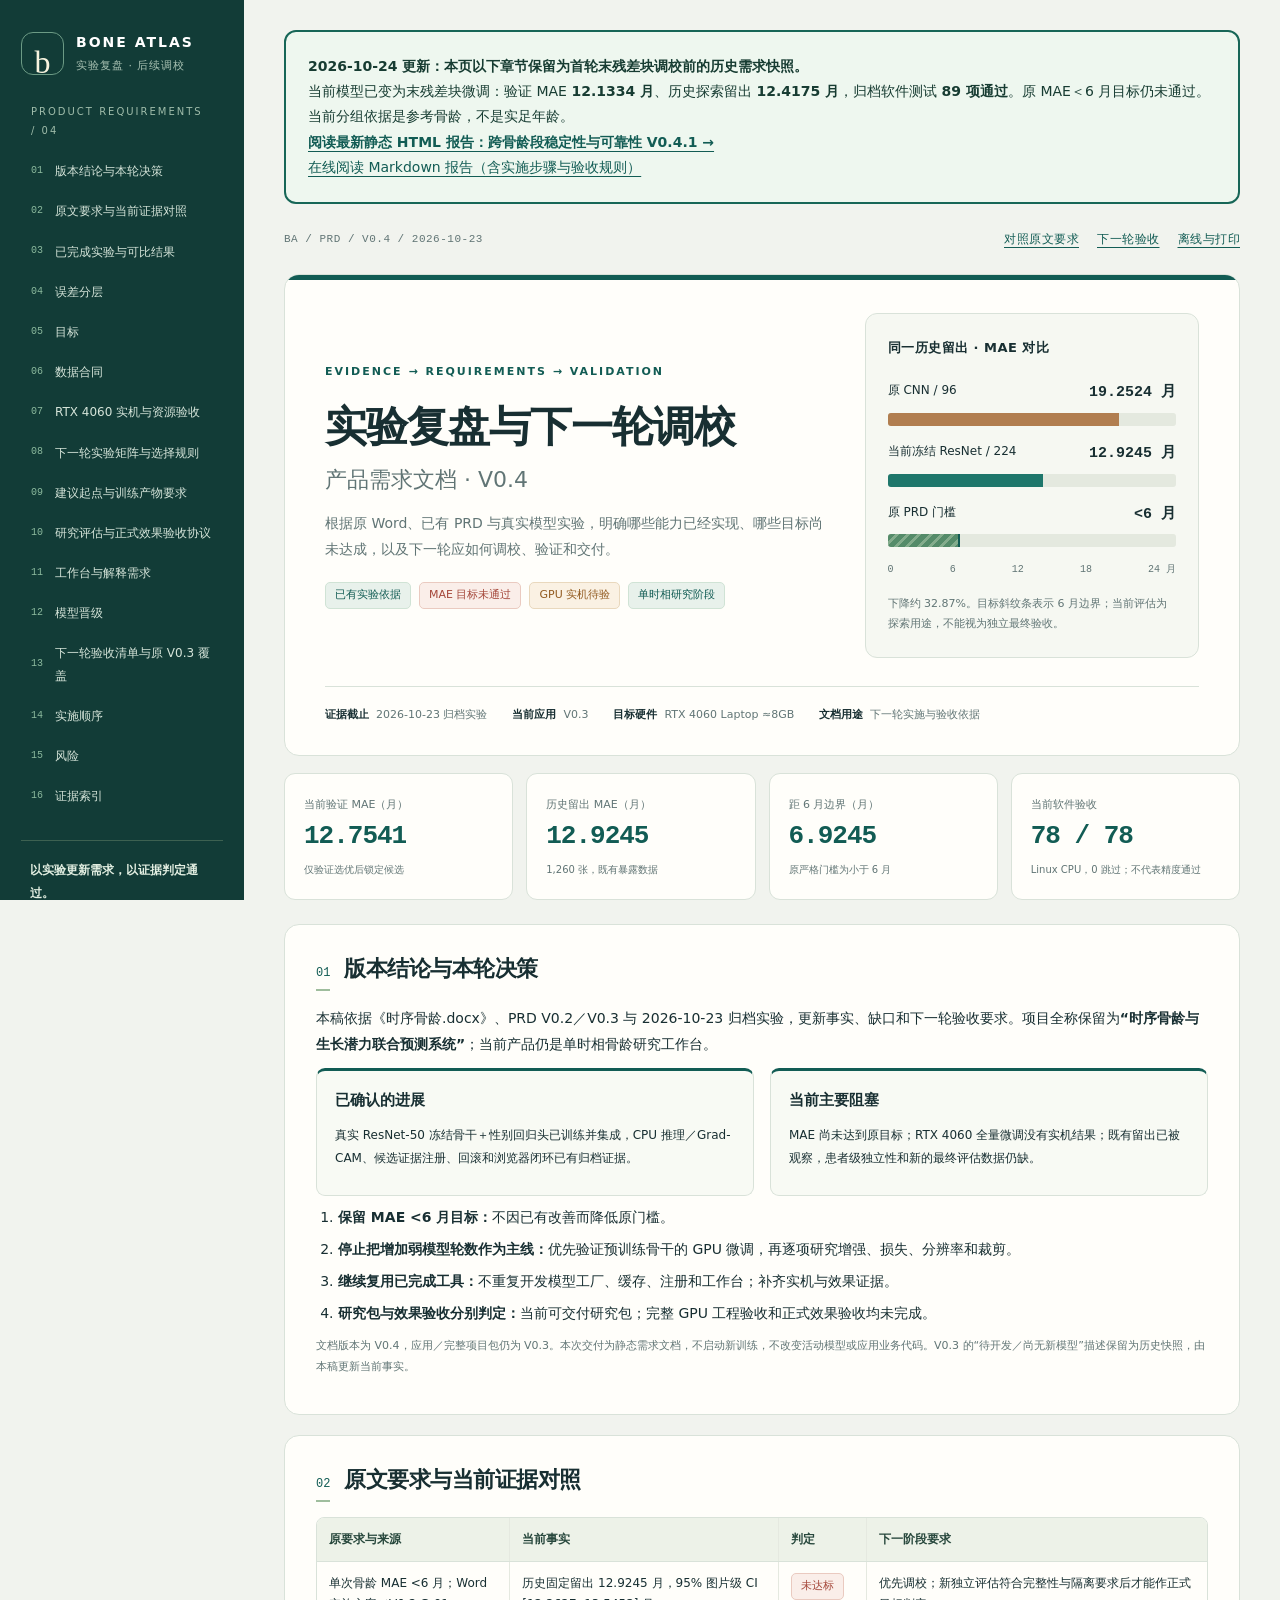
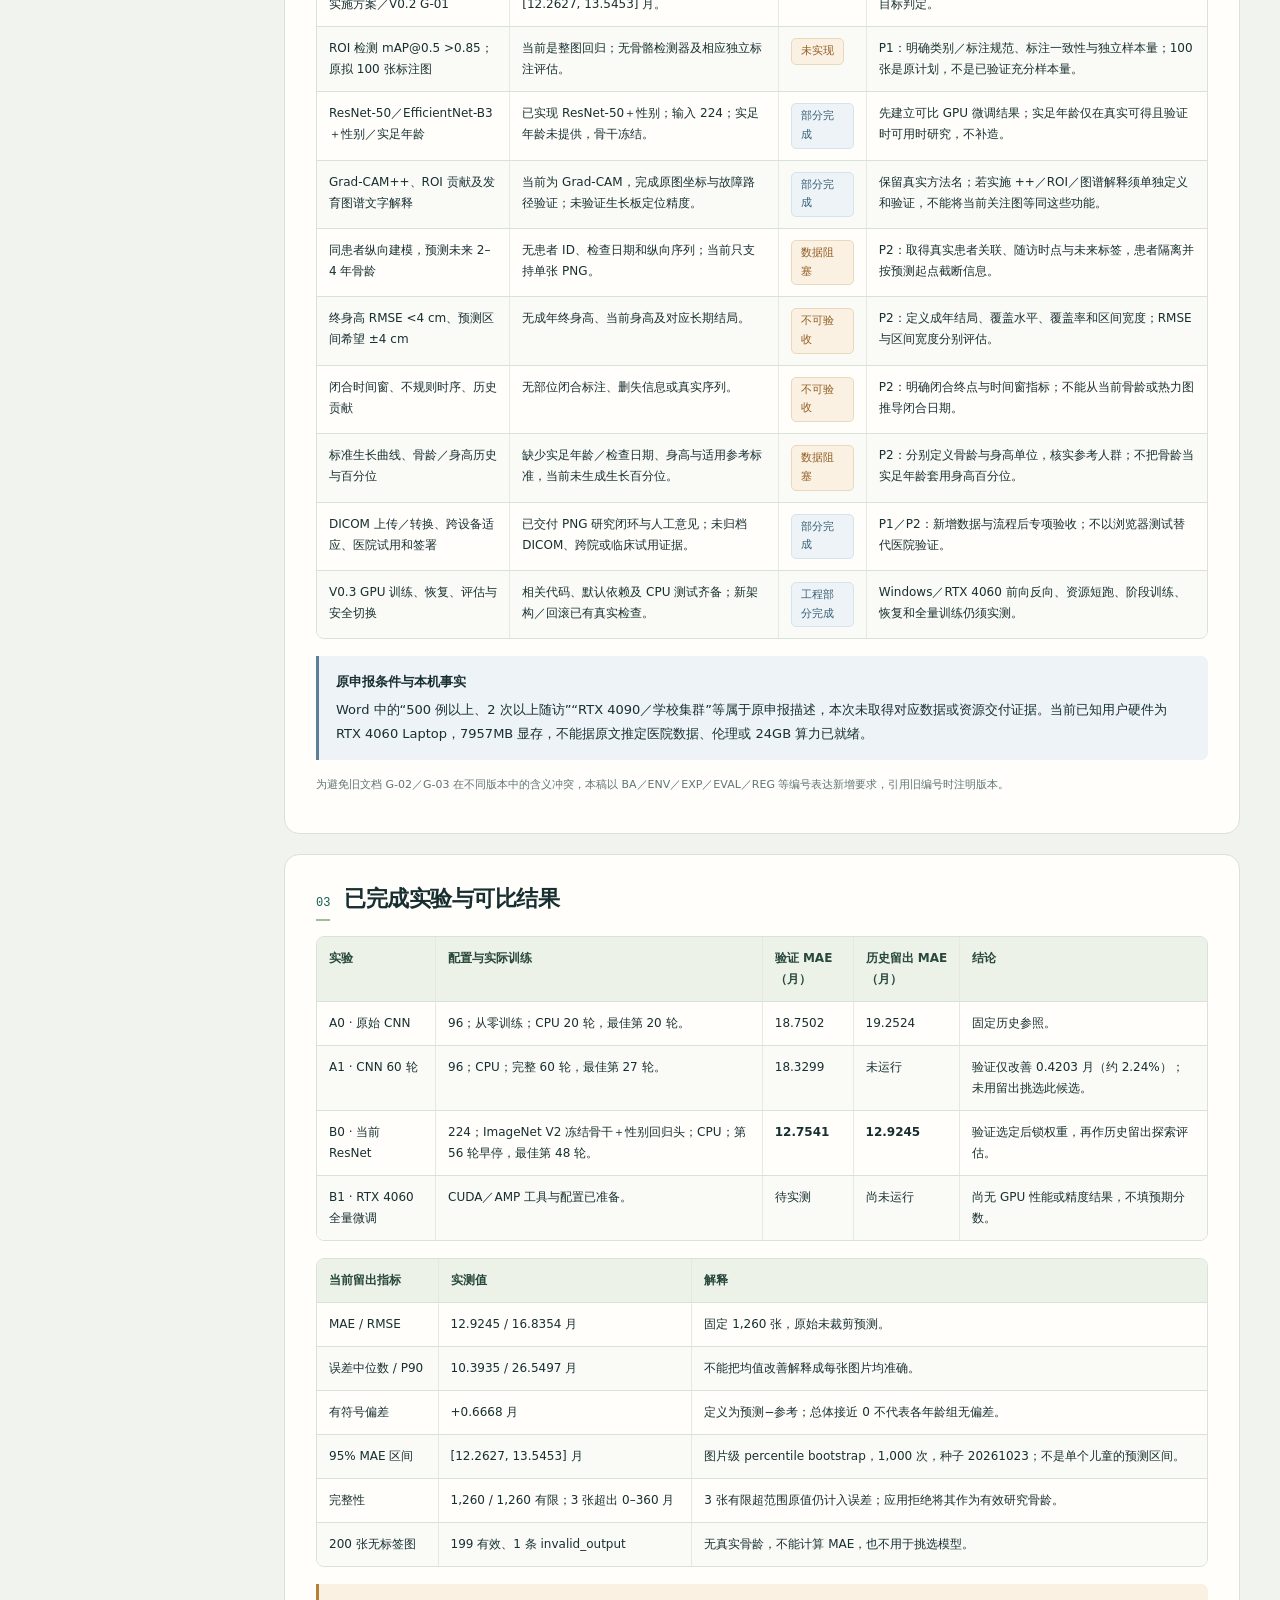
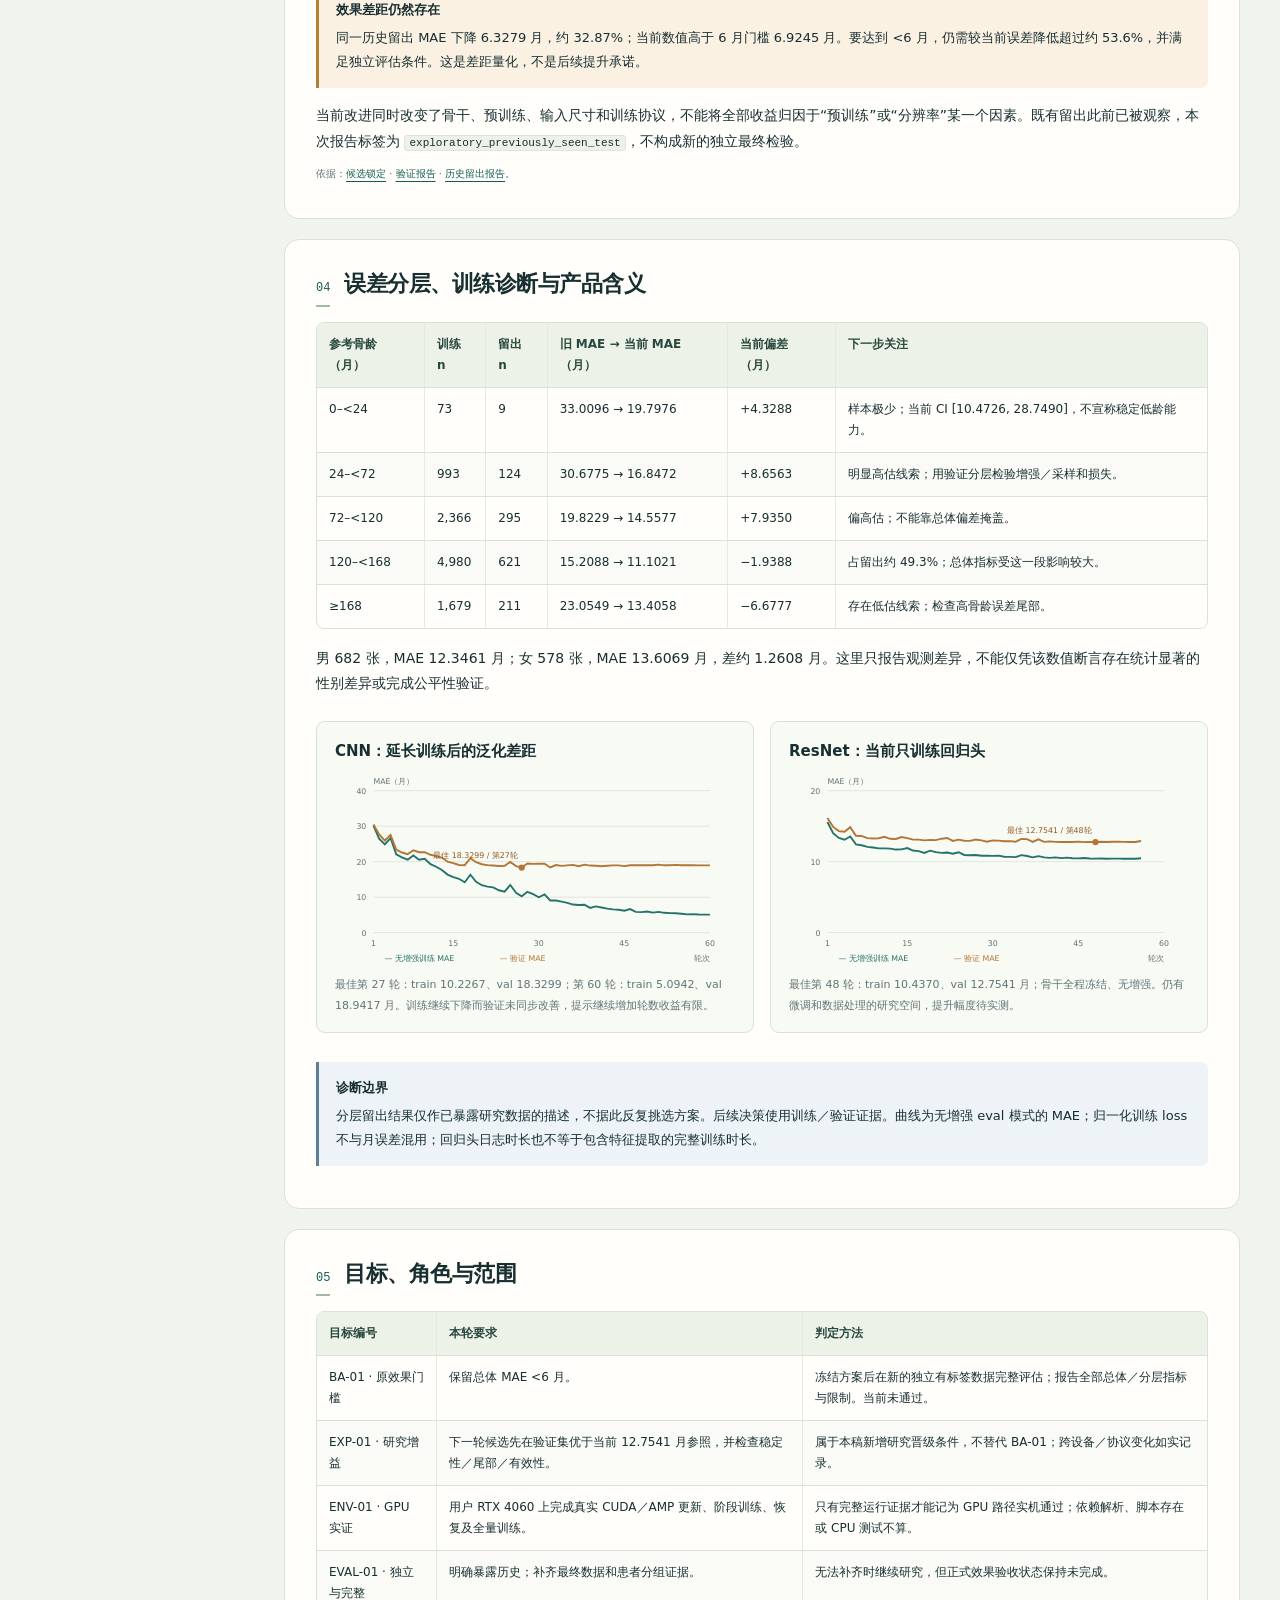
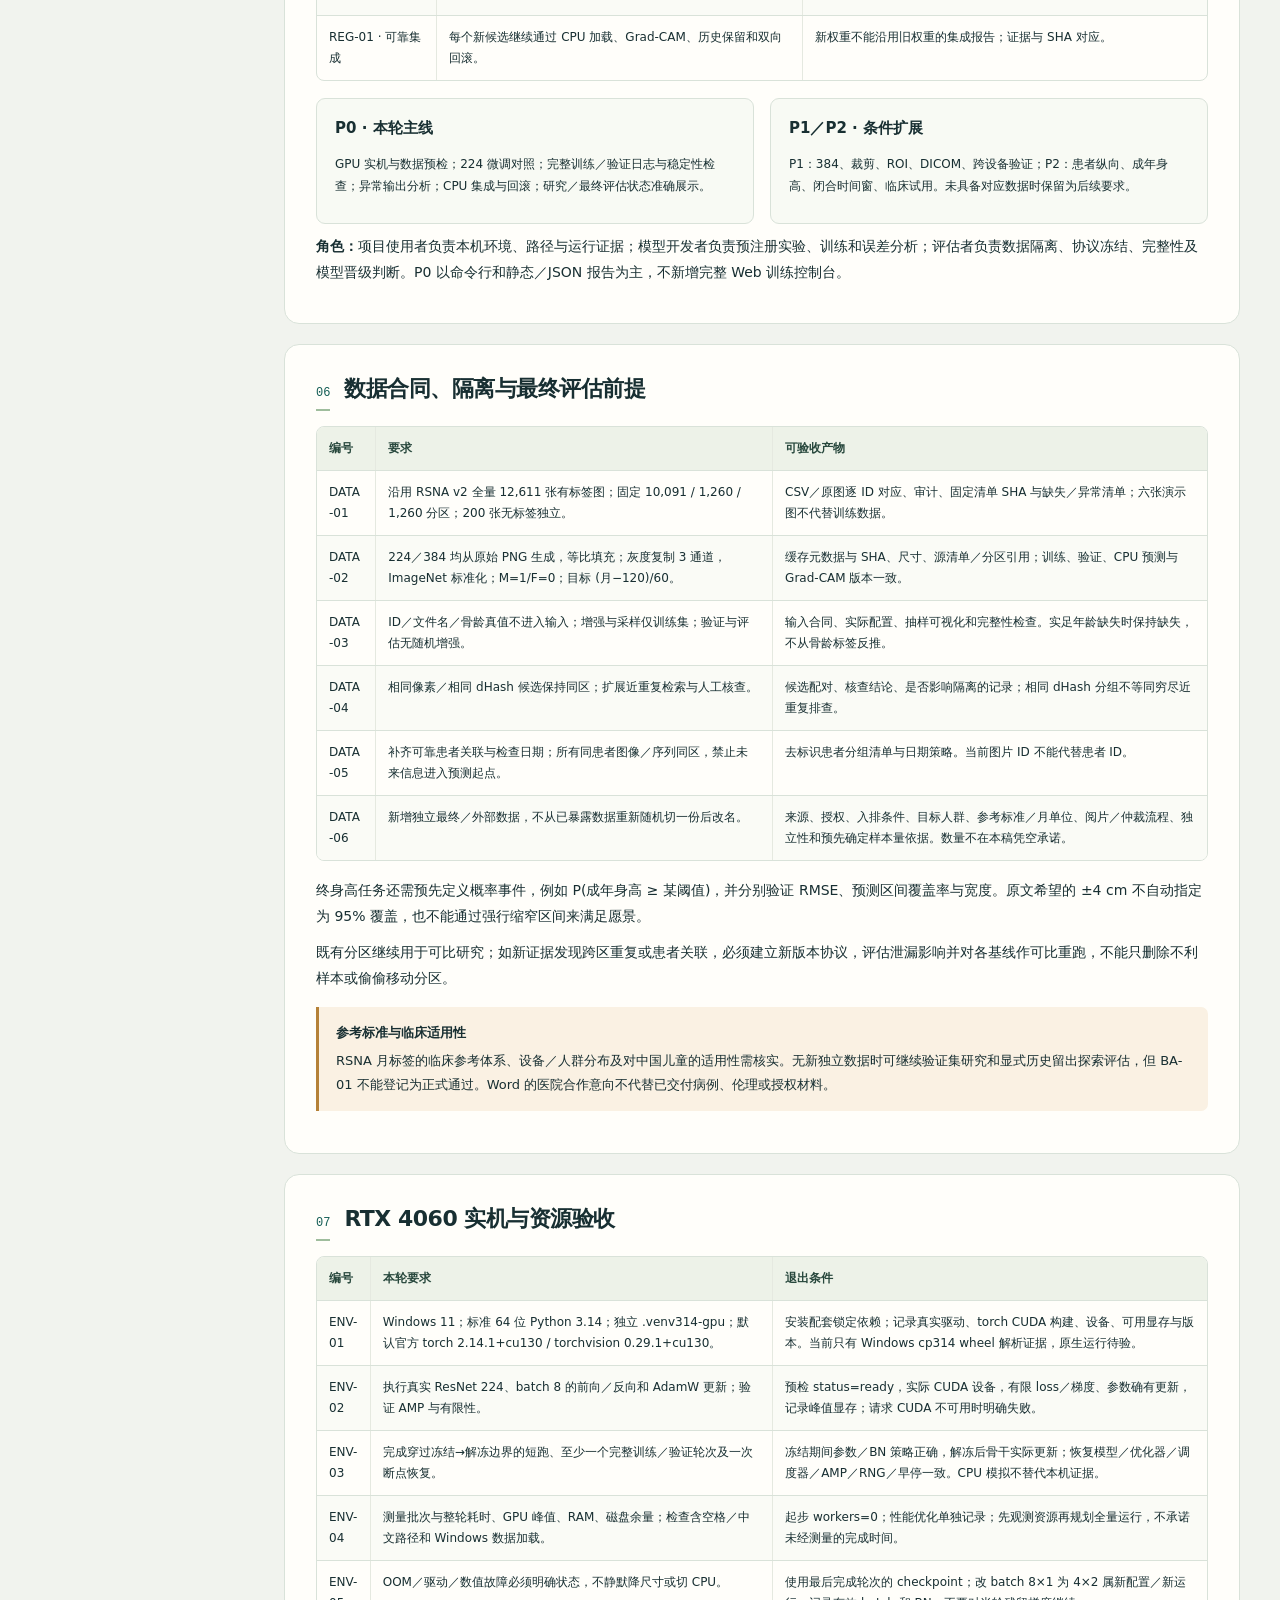
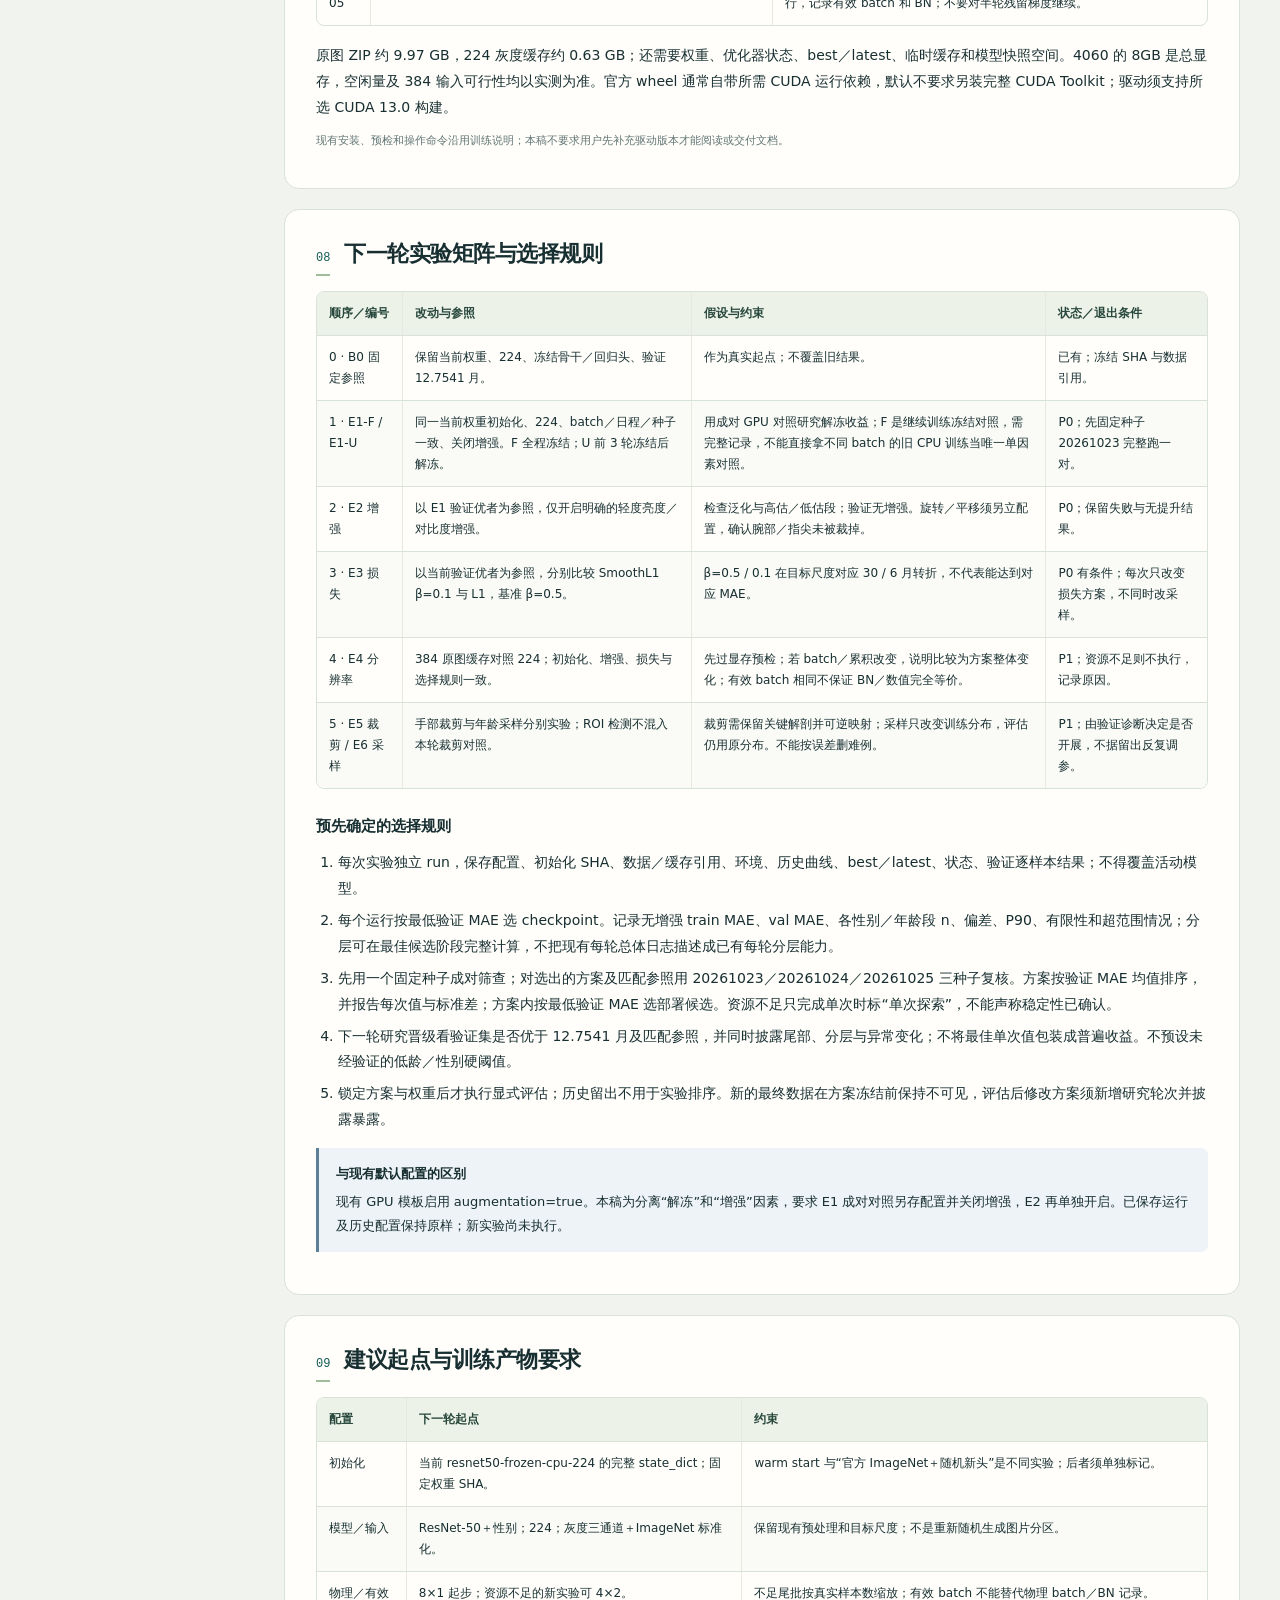
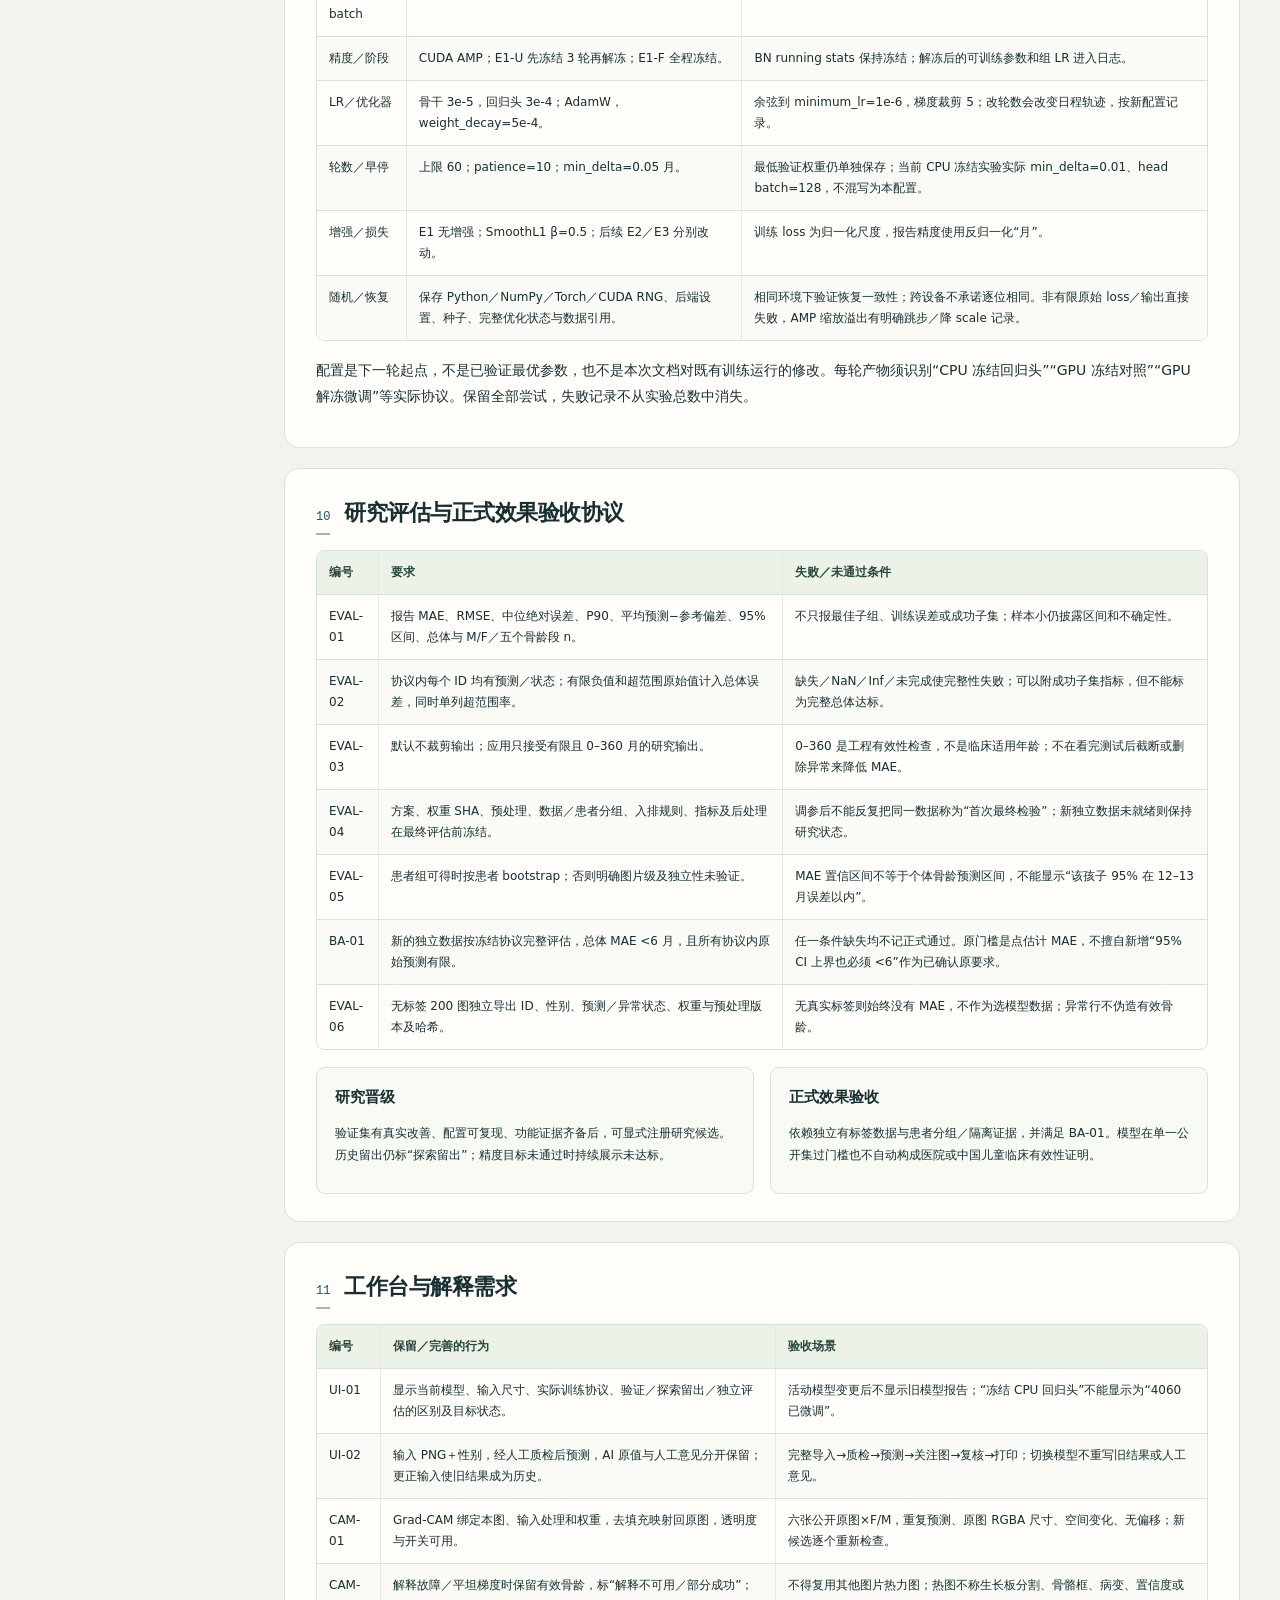
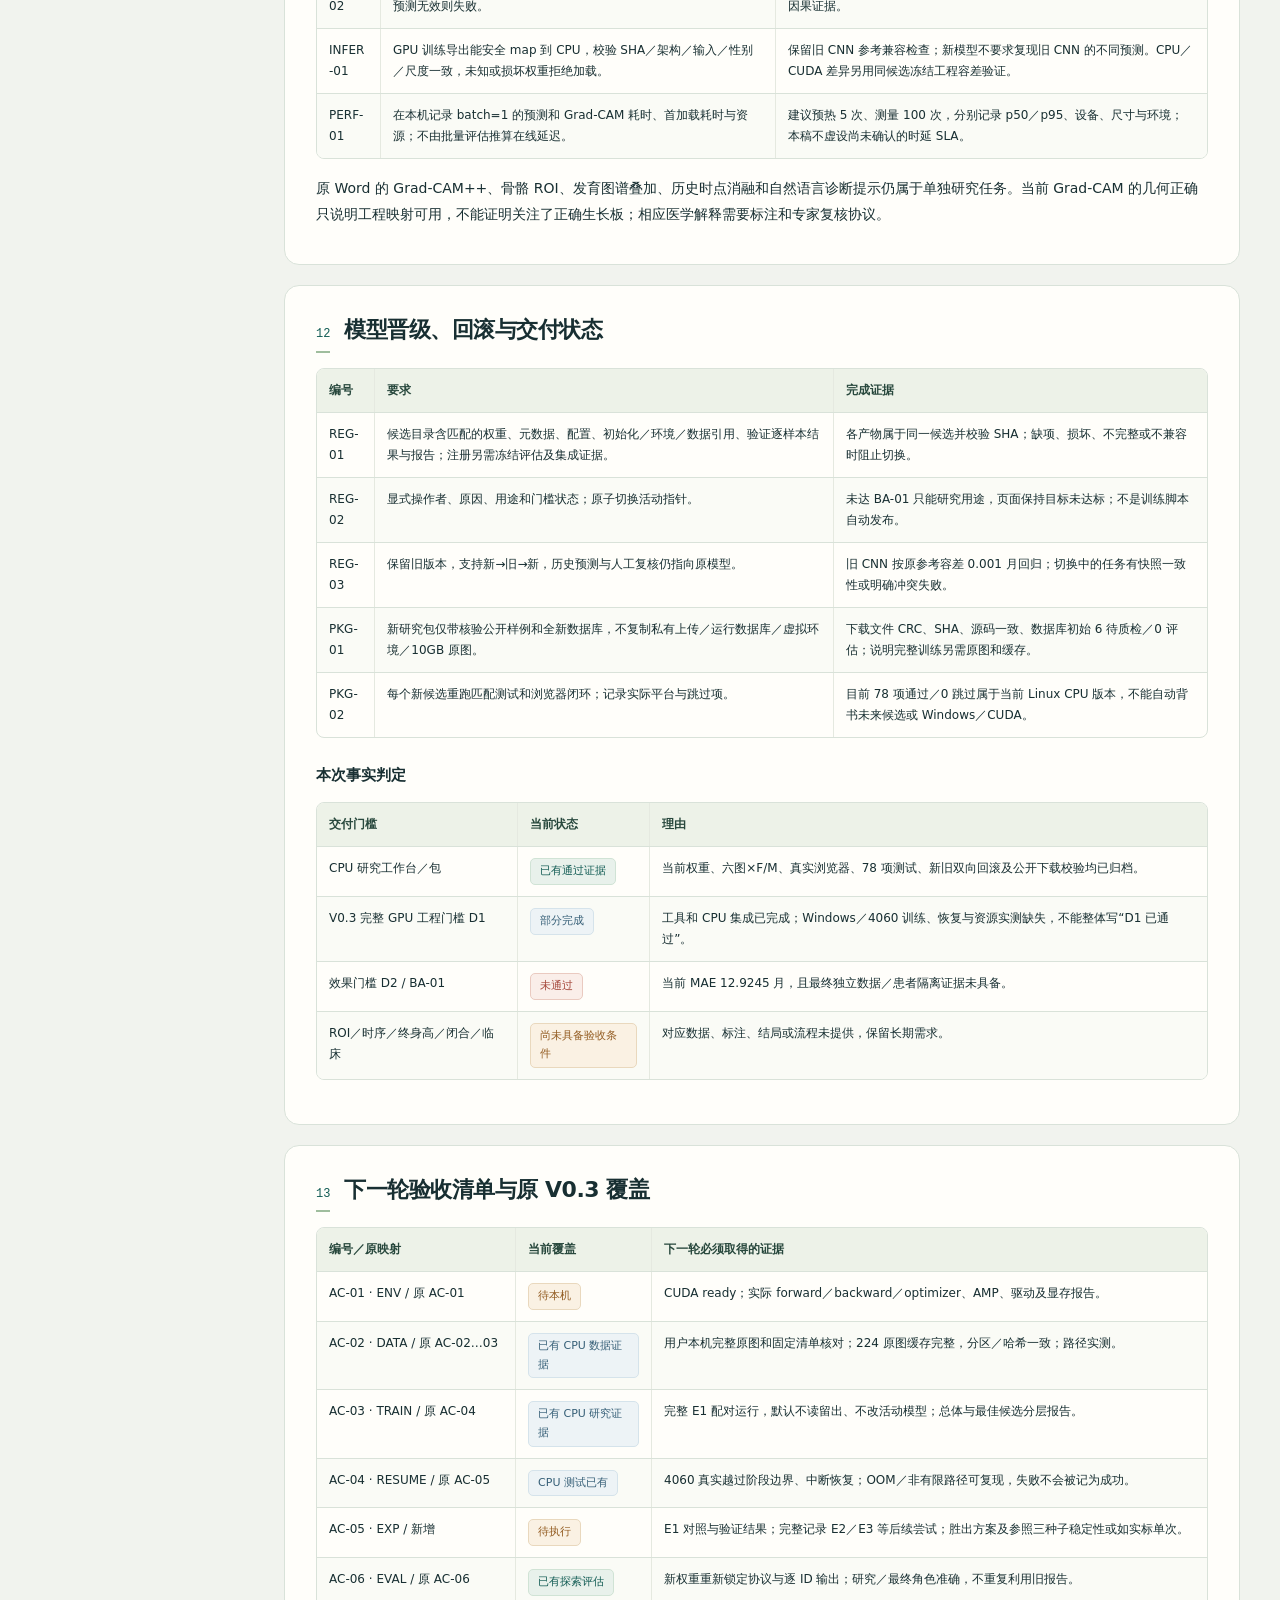
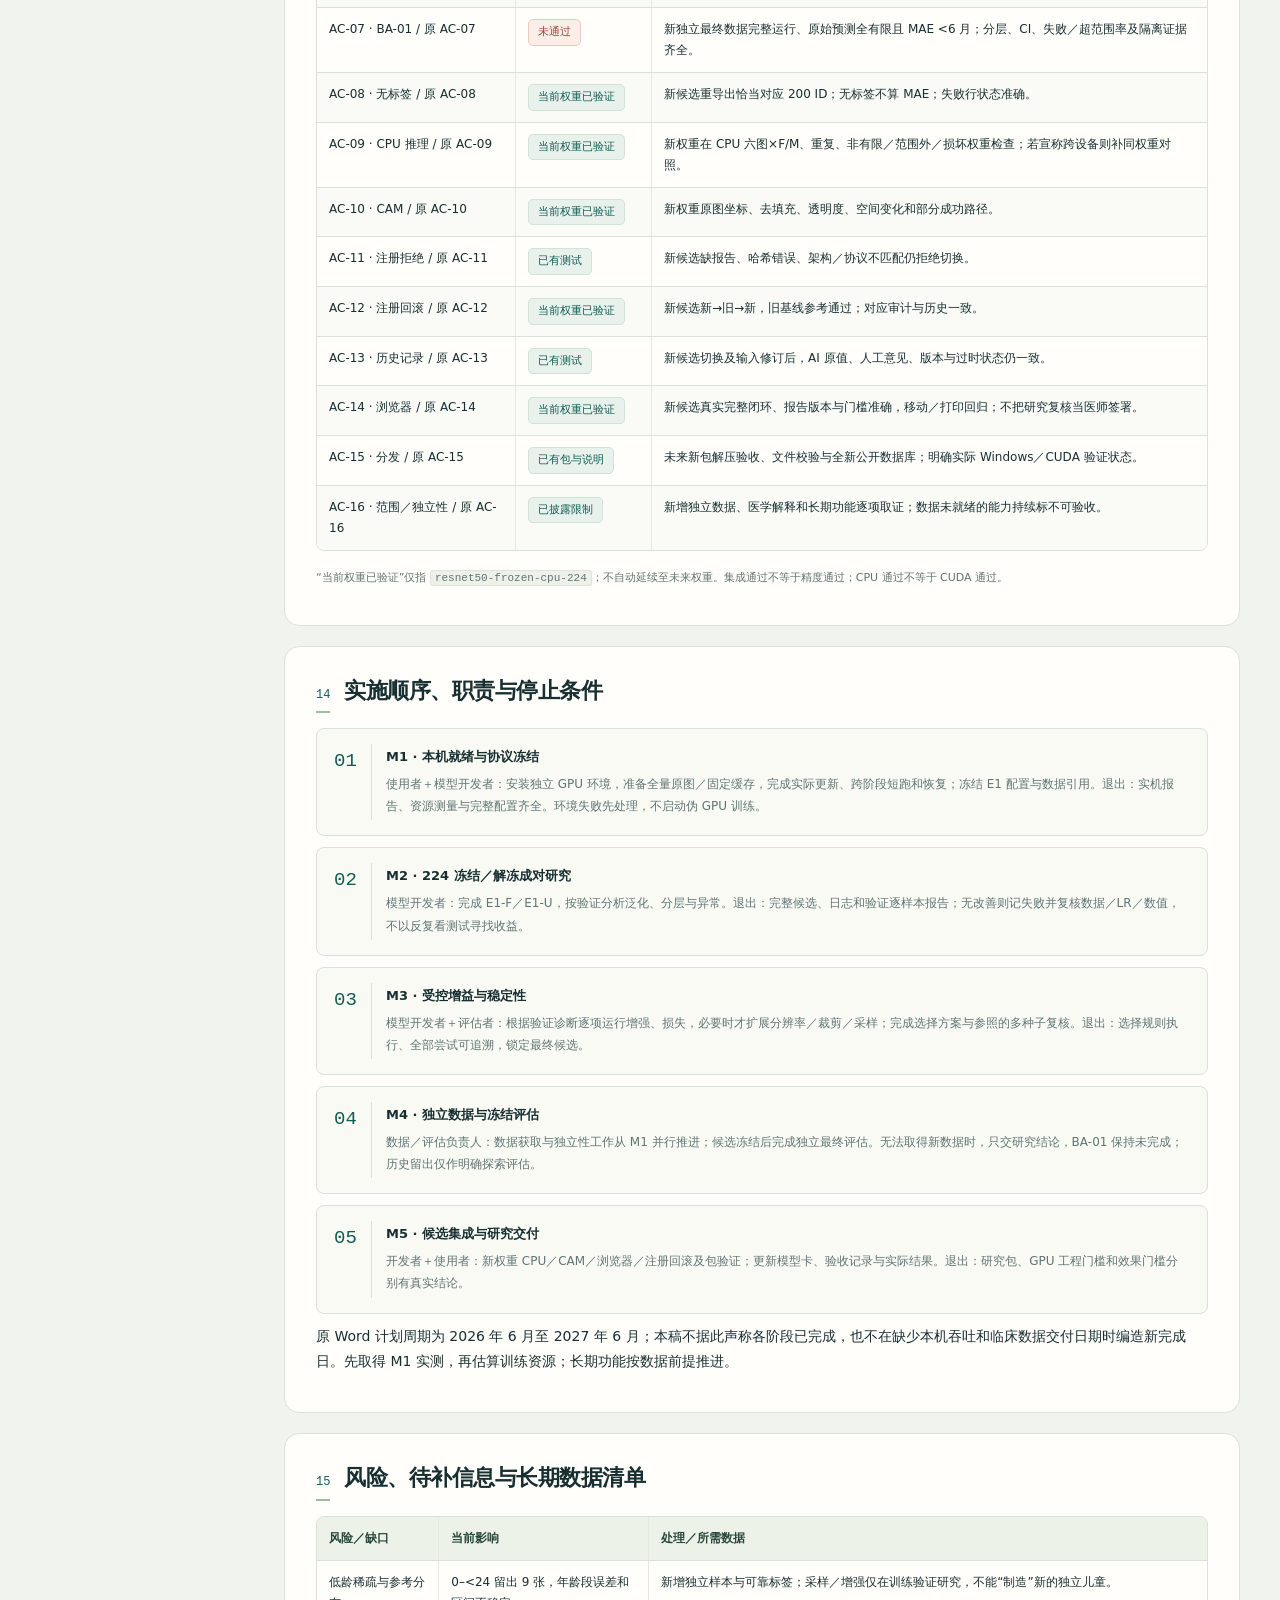
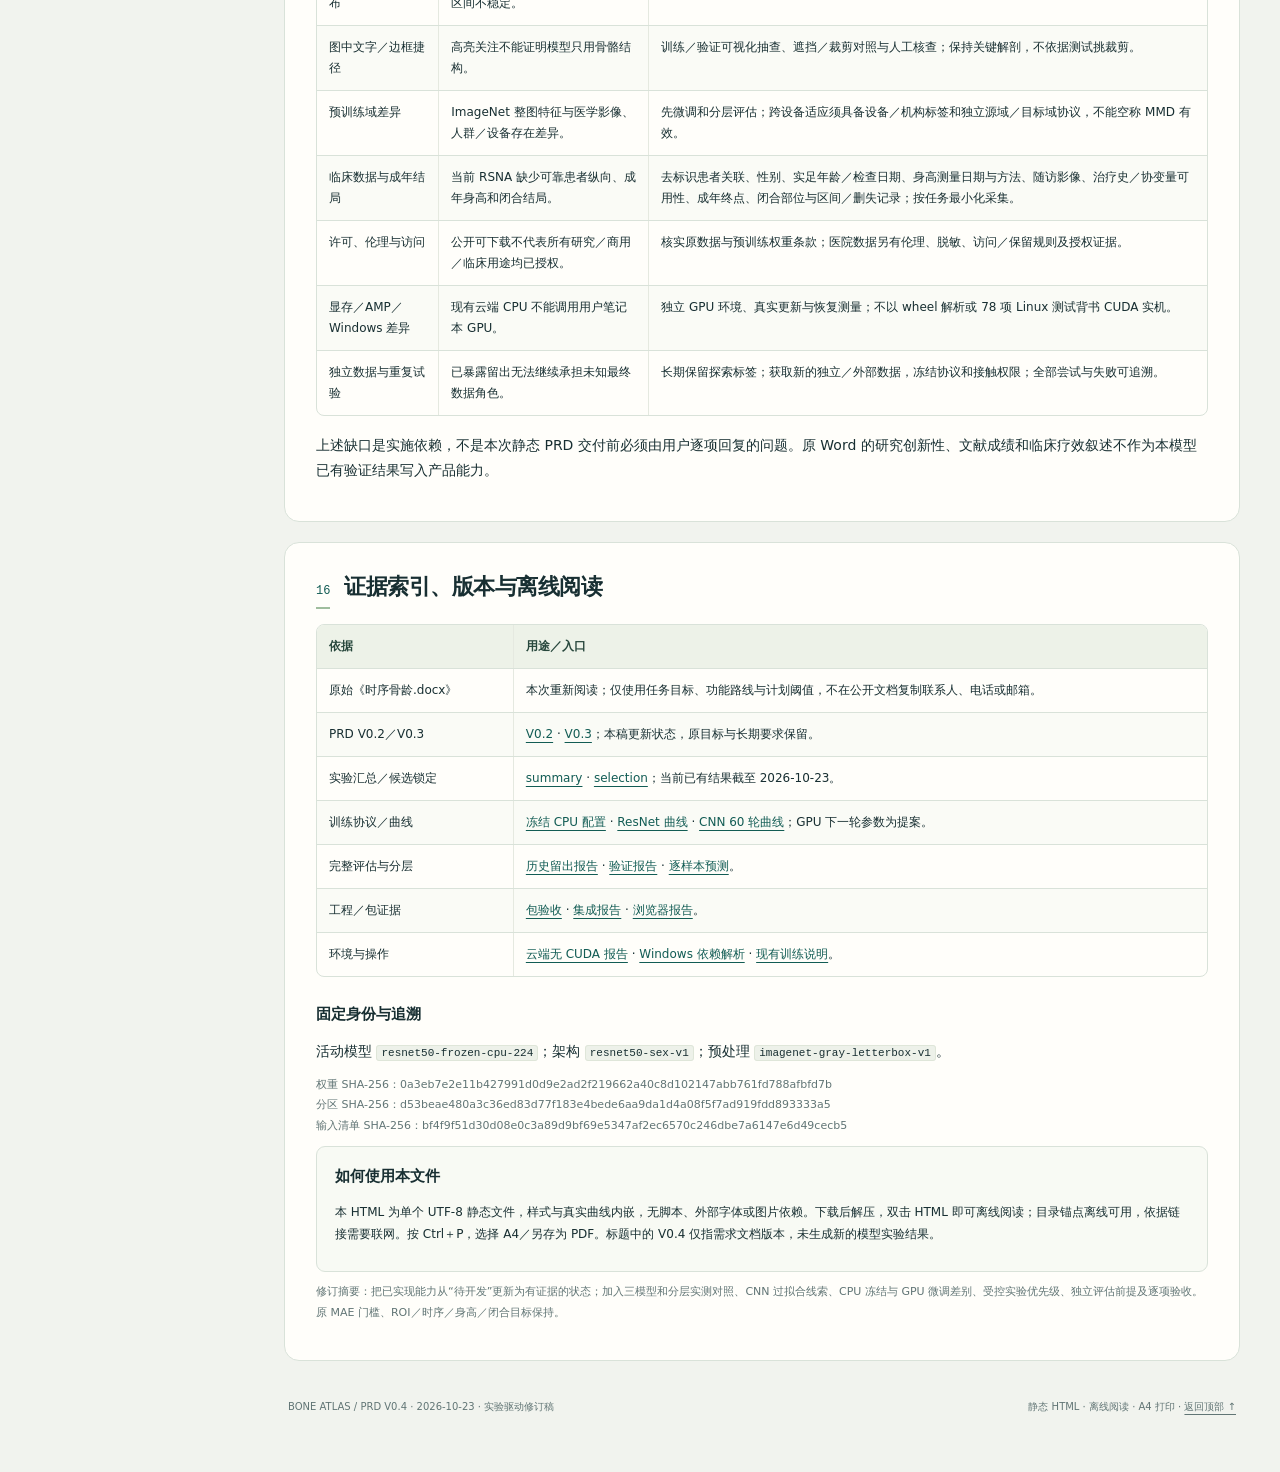
<file: docs/PRD_V0.4_EXPERIMENT_REVIEW.html>
<!doctype html><html lang="zh-CN"><head><meta charset="utf-8"><meta name="viewport" content="width=device-width,initial-scale=1"><meta name="description" content="Bone Atlas PRD V0.4：根据真实实验对照原文要求，定义精度差距、GPU微调、独立验证、分层风险与下一轮验收。"><meta name="color-scheme" content="light"><title>Bone Atlas · PRD V0.4 历史快照（附最新可靠性报告入口）</title><style>
:root{--ink:#182f32;--muted:#617575;--teal:#125c54;--deep:#123c37;--mint:#e8f1eb;--paper:#fffefa;--bg:#f1f3ee;--line:#d9e2d9;--amber:#925b20;--amber-bg:#faf1e3;--red:#a44639;--red-bg:#faeee9;--blue:#365f77;--blue-bg:#edf3f6;--radius:15px}
*{box-sizing:border-box}html{scroll-behavior:smooth;scroll-padding-top:28px}body{margin:0;background:var(--bg);color:var(--ink);font-family:"Microsoft YaHei","PingFang SC","Noto Sans CJK SC",system-ui,sans-serif;font-size:14px;line-height:1.85}a{color:var(--teal);text-underline-offset:4px}a:focus-visible{outline:3px solid #b78439;outline-offset:4px}::selection{background:#cfe5d7}p{margin:10px 0}strong{font-weight:700}aside{position:fixed;inset:0 auto 0 0;width:244px;background:var(--deep);color:#d5e4d9;padding:30px 21px;overflow:auto;display:flex;flex-direction:column;gap:25px}.identity{display:flex;align-items:center;gap:12px}.mark{width:43px;height:43px;border:1px solid #6c9b85;border-radius:12px;display:grid;place-items:center;font-family:Georgia,serif;font-size:32px;color:#f8f4df}.identity b{font-size:14px;letter-spacing:2px;color:#fff}.identity small{display:block;color:#a8c1b2;font-size:11px;letter-spacing:1px}.nav-label{font-size:10px;letter-spacing:2px;color:#9fbcaa;margin:2px 10px 12px}nav{display:grid;gap:2px}nav a{color:#d5e4d9;text-decoration:none;display:flex;gap:12px;align-items:center;padding:8px 10px;border-radius:7px;font-size:12px}nav a span{font-family:ui-monospace,Consolas,monospace;color:#8cba9e;font-size:10px}nav a:hover{background:#285247}.aside-bottom{margin-top:auto;border-top:1px solid #3d6151;padding:18px 9px 0;font-size:11px;color:#a8c1b2}.aside-bottom strong{display:block;color:#e2eee1;font-size:12px;margin-bottom:7px}main{margin-left:244px;padding:30px 40px 55px;max-width:1660px}.topline{display:flex;justify-content:space-between;gap:16px;align-items:center;margin-bottom:24px;color:var(--muted);font-size:11px;letter-spacing:.5px}.topline .doc-id{font-family:ui-monospace,Consolas,monospace}.toplinks{display:flex;gap:18px}.toplinks a{font-size:12px}.hero{background:var(--paper);border:1px solid var(--line);border-radius:var(--radius);padding:38px 40px 30px;position:relative;overflow:hidden}.hero:before{content:"";position:absolute;inset:0 0 auto;height:5px;background:var(--teal)}.eyebrow{color:var(--teal);font-size:11px;letter-spacing:2px;font-weight:700}.hero-grid{display:grid;grid-template-columns:1.5fr 1fr;gap:38px;align-items:center}.hero h1{font-size:clamp(29px,3.3vw,43px);letter-spacing:-1px;line-height:1.35;margin:16px 0}.hero h1 span{font-weight:400;font-size:22px;color:var(--muted);display:block;margin-top:10px;letter-spacing:0}.lead{color:var(--muted);max-width:690px;font-size:14px}.tags{display:flex;gap:8px;flex-wrap:wrap;margin:20px 0 0}.tag,.badge{display:inline-block;padding:3px 9px;border-radius:5px;font-size:11px;line-height:1.7;background:var(--mint);color:var(--teal);border:1px solid #d0e3d5}.badge.plan{background:var(--amber-bg);color:var(--amber);border-color:#e9d8bd}.badge.fail{background:var(--red-bg);color:var(--red);border-color:#eacac0}.badge.info{background:var(--blue-bg);color:var(--blue);border-color:#d5e3eb}.compare{border:1px solid var(--line);border-radius:12px;background:#f6f8f2;padding:22px}.compare h2{font-size:13px;letter-spacing:.5px;margin:0 0 19px}.bar-row{margin:14px 0}.bar-label{display:flex;justify-content:space-between;font-size:12px;margin-bottom:6px}.bar-label b{font-family:ui-monospace,Consolas,monospace;font-size:15px}.track{height:13px;background:#e4e9df;border-radius:3px;overflow:hidden}.bar{height:100%;background:#b17e50;width:80.2183%}.bar.target{background:repeating-linear-gradient(135deg,#548b69 0,#548b69 5px,#83ac8c 5px,#83ac8c 8px);width:25%;border-right:2px solid var(--teal)}.axis{display:flex;justify-content:space-between;color:var(--muted);font-family:ui-monospace,Consolas,monospace;font-size:10px;margin-top:6px}.compare .caption{font-size:11px;color:var(--muted);margin:14px 0 0}.meta{display:flex;flex-wrap:wrap;gap:10px 25px;border-top:1px solid var(--line);margin-top:28px;padding-top:18px;font-size:11px;color:var(--muted)}.meta b{color:var(--ink);margin-right:7px}.stats{display:grid;grid-template-columns:repeat(4,minmax(0,1fr));gap:13px;margin:17px 0 24px}.stat{background:var(--paper);border:1px solid var(--line);border-radius:11px;padding:17px 19px}.stat .label{font-size:11px;color:var(--muted)}.stat strong{display:block;font-size:26px;line-height:1.5;font-family:ui-monospace,Consolas,monospace;font-weight:600;letter-spacing:-1px;color:var(--teal)}.stat small{font-size:10px;color:var(--muted)}section{background:var(--paper);border:1px solid var(--line);border-radius:var(--radius);padding:27px 31px;margin:20px 0;scroll-margin-top:25px}.section-head{display:flex;align-items:baseline;gap:14px;margin-bottom:15px}.section-head .num{font-family:ui-monospace,Consolas,monospace;font-size:12px;color:var(--teal);border-bottom:2px solid #9fbd9d;padding-bottom:5px}.section-head h2{font-size:22px;letter-spacing:-.5px;line-height:1.5;margin:0}.section-note{font-size:12px;color:var(--muted);margin:-5px 0 17px}h3{font-size:15px;margin:24px 0 9px}h4{font-size:14px;margin:20px 0 9px}ul,ol{padding-left:22px;margin:9px 0}li{margin:6px 0}code{font-family:ui-monospace,Consolas,monospace;background:#edf1e9;border:1px solid #dfe6d9;padding:1px 4px;border-radius:3px;font-size:11px;overflow-wrap:anywhere}.callout{padding:14px 17px;border-left:3px solid var(--teal);background:#eef4eb;margin:15px 0;border-radius:0 7px 7px 0;font-size:13px}.callout.warn{border-color:#b58137;background:var(--amber-bg)}.callout.info{border-color:#5b8097;background:var(--blue-bg)}.callout strong:first-child{display:block;margin-bottom:4px}.small{font-size:11px;color:var(--muted)}.grid2{display:grid;grid-template-columns:repeat(2,minmax(0,1fr));gap:16px}.panel{border:1px solid var(--line);border-radius:9px;padding:16px 18px;background:#f8faf4}.panel h3{margin:0 0 9px}.panel p{font-size:12px}.table-wrap{width:100%;overflow-x:auto;margin:13px 0 17px;border:1px solid var(--line);border-radius:8px}table{border-collapse:collapse;width:100%;font-size:12px;line-height:1.75}th,td{padding:11px 12px;text-align:left;vertical-align:top;border-bottom:1px solid var(--line);border-right:1px solid #e5e9e0;overflow-wrap:anywhere}th{background:#edf2e8;font-weight:700;color:#28483d}tr:last-child td{border-bottom:0}th:last-child,td:last-child{border-right:0}tbody tr:nth-child(even){background:#fafbf6}.id{font-family:ui-monospace,Consolas,monospace;color:var(--teal);white-space:nowrap;font-size:10px}.wide{min-width:760px}.medium{min-width:590px}.nowrap{white-space:nowrap}.workflow{display:grid;grid-template-columns:repeat(4,minmax(0,1fr));gap:10px;margin:17px 0}.flow-step{padding:14px;border:1px solid var(--line);border-top:3px solid #8eae8f;border-radius:7px;background:#f5f8ef}.flow-step span{font-family:ui-monospace,Consolas,monospace;font-size:10px;color:var(--muted)}.flow-step b{display:block;margin:5px 0;font-size:13px}.flow-step p{font-size:11px;color:var(--muted);margin:0}.codeblock{background:#183d35;color:#dfecdf;border:1px solid #3c5b4b;padding:17px 19px;border-radius:8px;font-family:ui-monospace,Consolas,monospace;line-height:1.8;font-size:11px;white-space:pre-wrap;overflow-wrap:anywhere}.legend{display:flex;gap:9px;align-items:center;flex-wrap:wrap;margin:10px 0 16px;font-size:11px;color:var(--muted)}.milestones{counter-reset:milestone;display:grid;gap:11px}.milestone{display:grid;grid-template-columns:38px 1fr;gap:14px;padding:15px 17px;border:1px solid var(--line);border-radius:8px;background:#f8faf3}.milestone:before{counter-increment:milestone;content:"0" counter(milestone);font-family:ui-monospace,Consolas,monospace;font-size:19px;color:var(--teal);border-right:1px solid var(--line)}.milestone b{font-size:13px}.milestone p{font-size:12px;margin:3px 0;color:var(--muted)}.footer{display:flex;justify-content:space-between;gap:20px;font-size:10px;color:var(--muted);padding:17px 4px}.footer a{color:var(--muted)}.source-list{font-size:12px}.status-word{font-weight:700;color:var(--amber)}.sr-only{position:absolute;width:1px;height:1px;padding:0;margin:-1px;overflow:hidden;clip:rect(0,0,0,0);white-space:nowrap;border:0}
@media(min-width:1700px){main{margin-left:max(244px,calc((100vw - 1416px)/2));max-width:1416px}aside{width:max(244px,calc((100vw - 1416px)/2));padding-left:max(21px,calc((100vw - 1550px)/2))}}
@media(max-width:1150px){main{padding:24px}aside{width:220px}main{margin-left:220px}.hero{padding:30px}.hero-grid{grid-template-columns:1fr;gap:20px}.compare{max-width:none}.stats{gap:9px}.stat{padding:14px}.stat strong{font-size:23px}section{padding:24px}.workflow{grid-template-columns:repeat(2,minmax(0,1fr))}}
@media(max-width:760px){aside{position:static;width:auto;padding:19px;gap:15px}.identity{gap:10px}.mark{width:35px;height:35px;font-size:27px}.identity small{display:inline;margin-left:10px}.nav-label,.aside-bottom{display:none}nav{display:flex;flex-wrap:wrap;gap:4px}nav a{padding:4px 7px;font-size:10px;gap:5px;background:#234b40}nav a span{font-size:9px}main{margin:0;padding:15px}.topline{font-size:10px;align-items:flex-start}.toplinks{gap:10px;flex-wrap:wrap;justify-content:flex-end}.toplinks a{font-size:10px}.hero{padding:27px 22px 22px}.hero h1{font-size:30px}.hero h1 span{font-size:18px}.lead{font-size:13px}.meta{gap:8px 18px}.stats{grid-template-columns:repeat(2,minmax(0,1fr));margin-bottom:18px}.stat strong{font-size:25px}.stat .label{font-size:10px}.grid2{grid-template-columns:1fr}.section-head h2{font-size:20px}section{padding:21px 18px;margin:16px 0}.section-note{font-size:11px}.workflow{gap:8px}.flow-step{padding:11px}.flow-step b{font-size:12px}.flow-step p{font-size:10px}.footer{display:block}.footer span{display:block;margin:6px 0}.callout{font-size:12px}.table-wrap{border-radius:5px}th,td{padding:10px}.codeblock{font-size:10px;padding:14px}}
@media(prefers-reduced-motion:reduce){html{scroll-behavior:auto}}
@media print{@page{size:A4;margin:13mm 12mm}html{scroll-behavior:auto}body{font-family:"Microsoft YaHei",sans-serif;font-size:9pt;line-height:1.65;background:white;color:#142920}aside,.toplinks{display:none!important}main{margin:0!important;padding:0!important;max-width:none}.topline{margin:0 0 12px;font-size:8pt}.hero{padding:20px;border:1px solid #a7b6a7;border-radius:0}.hero-grid{display:block}.hero h1{font-size:27pt}.hero h1 span{font-size:16pt}.lead{font-size:10pt}.compare{margin-top:15px;max-width:none;padding:14px;break-inside:avoid}.compare h2{font-size:10pt}.bar-label{font-size:8pt}.bar-label b{font-size:11pt}.hero:before{height:3px}.stats{grid-template-columns:repeat(4,minmax(0,1fr));gap:6px;margin:12px 0}.stat{padding:9px;border-radius:0;break-inside:avoid}.stat strong{font-size:19pt}.stat .label,.stat small{font-size:7pt}section{border:0;border-top:1px solid #a9b8a9;border-radius:0;padding:18px 0 0;margin:17px 0}.section-head h2{font-size:16pt}.section-head{margin-bottom:11px}.section-head .num{font-size:9pt}.section-note{font-size:8pt}.grid2{display:block}.panel{padding:11px;margin:10px 0;break-inside:avoid}h2,h3,h4{break-after:avoid}h3{font-size:11pt}.table-wrap{overflow:visible;border-radius:0}.wide,.medium{min-width:0}table{font-size:7.6pt;line-height:1.6}th,td{padding:7px 6px;overflow-wrap:anywhere}thead{display:table-header-group}tr{break-inside:avoid}.id{font-size:7pt;white-space:normal}.callout{font-size:9pt;padding:11px;break-inside:avoid}.tag,.badge{font-size:7pt}.workflow{grid-template-columns:repeat(2,minmax(0,1fr));gap:7px}.flow-step{break-inside:avoid;padding:10px}.flow-step b{font-size:9pt}.flow-step p{font-size:8pt}.small,.compare .caption{font-size:8pt}.codeblock{font-size:7.8pt;color:#17392e;background:#f1f5ee;border:1px solid #a9b8a9;padding:12px;break-inside:avoid}.milestone{break-inside:avoid;padding:10px}.milestone p{font-size:8pt}.footer{font-size:7pt;display:flex}a{color:inherit;text-decoration:none}code{font-size:7.8pt}.source-list{font-size:9pt}}

.bar.current{background:#1e776b;width:53.8521%}.chart{width:100%;height:auto;display:block}.numeric{font-variant-numeric:tabular-nums}.metric-note{font-size:11px;color:var(--muted)}.toc-note{color:#c3d5c7;font-size:11px}.evidence{font-size:10px;color:var(--muted);margin:8px 0}.compact td{padding:9px 10px}figure{margin:14px 0}figcaption{font-size:11px;color:var(--muted);margin-top:8px}.hash{word-break:break-all}.decision{border-top:3px solid var(--teal)}@media print{.chart{max-height:190px}.hero{break-inside:avoid}.numeric{white-space:nowrap}.evidence{font-size:7pt}.chart-panel{break-inside:avoid}}</style></head><body id="top"><aside aria-label="需求文档导航"><div class="identity"><div class="mark" aria-hidden="true">b</div><div><b>BONE ATLAS</b><small>实验复盘 · 后续调校</small></div></div><div><div class="nav-label">PRODUCT REQUIREMENTS / 04</div><nav><a href="#decision"><span>01</span>版本结论与本轮决策</a><a href="#comparison"><span>02</span>原文要求与当前证据对照</a><a href="#results"><span>03</span>已完成实验与可比结果</a><a href="#diagnosis"><span>04</span>误差分层</a><a href="#scope"><span>05</span>目标</a><a href="#data"><span>06</span>数据合同</a><a href="#environment"><span>07</span>RTX 4060 实机与资源验收</a><a href="#experiments"><span>08</span>下一轮实验矩阵与选择规则</a><a href="#configuration"><span>09</span>建议起点与训练产物要求</a><a href="#evaluation"><span>10</span>研究评估与正式效果验收协议</a><a href="#experience"><span>11</span>工作台与解释需求</a><a href="#release"><span>12</span>模型晋级</a><a href="#acceptance"><span>13</span>下一轮验收清单与原 V0.3 覆盖</a><a href="#milestones"><span>14</span>实施顺序</a><a href="#risks"><span>15</span>风险</a><a href="#sources"><span>16</span>证据索引</a></nav></div><div class="aside-bottom"><strong>以实验更新需求，以证据判定通过。</strong>CPU 研究候选已有实证。<br>GPU 微调／独立最终评估待完成。<br>本文为静态需求稿。</div></aside><main><div role="note" style="margin-bottom:24px;padding:22px;border:2px solid #176657;border-radius:12px;background:#eef7ef;color:#173c32;line-height:1.8"><strong>2026-10-24 更新：本页以下章节保留为首轮末残差块调校前的历史需求快照。</strong><br>当前模型已变为末残差块微调：验证 MAE <strong>12.1334 月</strong>、历史探索留出 <strong>12.4175 月</strong>，归档软件测试 <strong>89 项通过</strong>。原 MAE＜6 月目标仍未通过。当前分组依据是参考骨龄，不是实足年龄。<br><a style="font-weight:700;text-decoration:underline" href="https://htmlpreview.github.io/?https://github.com/Lijinge-bit/bone/blob/main/docs/AGE_RELIABILITY_REPORT_V0.4.1.html">阅读最新静态 HTML 报告：跨骨龄段稳定性与可靠性 V0.4.1 →</a><br><a href="https://github.com/Lijinge-bit/bone/blob/main/docs/AGE_RELIABILITY_REPORT_V0.4.1.md">在线阅读 Markdown 报告（含实施步骤与验收规则）</a></div><div class="topline"><span class="doc-id">BA / PRD / V0.4 / 2026-10-23</span><div class="toplinks"><a href="#comparison">对照原文要求</a><a href="#acceptance">下一轮验收</a><a href="#print-guide">离线与打印</a></div></div><header class="hero"><div class="hero-grid"><div><div class="eyebrow">EVIDENCE → REQUIREMENTS → VALIDATION</div><h1>实验复盘与下一轮调校<span>产品需求文档 · V0.4</span></h1><p class="lead">根据原 Word、已有 PRD 与真实模型实验，明确哪些能力已经实现、哪些目标尚未达成，以及下一轮应如何调校、验证和交付。</p><div class="tags"><span class="badge">已有实验依据</span><span class="badge fail">MAE 目标未通过</span><span class="badge plan">GPU 实机待验</span><span class="tag">单时相研究阶段</span></div></div><div class="compare" role="img" aria-label="同一历史留出MAE：原CNN19.2524月，当前冻结ResNet12.9245月，原目标小于6月；误差越低越好。"><h2>同一历史留出 · MAE 对比</h2><div class="bar-row"><div class="bar-label"><span>原 CNN / 96</span><b>19.2524 月</b></div><div class="track"><div class="bar"></div></div></div><div class="bar-row"><div class="bar-label"><span>当前冻结 ResNet / 224</span><b>12.9245 月</b></div><div class="track"><div class="bar current"></div></div></div><div class="bar-row"><div class="bar-label"><span>原 PRD 门槛</span><b>&lt;6 月</b></div><div class="track"><div class="bar target"></div></div></div><div class="axis"><span>0</span><span>6</span><span>12</span><span>18</span><span>24 月</span></div><p class="caption">下降约 32.87%。目标斜纹条表示 6 月边界；当前评估为探索用途，不能视为独立最终验收。</p></div></div><div class="meta"><span><b>证据截止</b>2026-10-23 归档实验</span><span><b>当前应用</b>V0.3</span><span><b>目标硬件</b>RTX 4060 Laptop ≈8GB</span><span><b>文档用途</b>下一轮实施与验收依据</span></div></header><div class="stats"><div class="stat"><span class="label">当前验证 MAE（月）</span><strong>12.7541</strong><small>仅验证选优后锁定候选</small></div><div class="stat"><span class="label">历史留出 MAE（月）</span><strong>12.9245</strong><small>1,260 张，既有暴露数据</small></div><div class="stat"><span class="label">距 6 月边界（月）</span><strong>6.9245</strong><small>原严格门槛为小于 6 月</small></div><div class="stat"><span class="label">当前软件验收</span><strong>78 / 78</strong><small>Linux CPU，0 跳过；不代表精度通过</small></div></div><section id="decision"><div class="section-head"><span class="num">01</span><h2>版本结论与本轮决策</h2></div><p>本稿依据《时序骨龄.docx》、PRD V0.2／V0.3 与 2026-10-23 归档实验，更新事实、缺口和下一轮验收要求。项目全称保留为<strong>“时序骨龄与生长潜力联合预测系统”</strong>；当前产品仍是单时相骨龄研究工作台。</p>
<div class="grid2"><div class="panel decision"><h3>已确认的进展</h3><p>真实 ResNet-50 冻结骨干＋性别回归头已训练并集成，CPU 推理／Grad-CAM、候选证据注册、回滚和浏览器闭环已有归档证据。</p></div><div class="panel decision"><h3>当前主要阻塞</h3><p>MAE 尚未达到原目标；RTX 4060 全量微调没有实机结果；既有留出已被观察，患者级独立性和新的最终评估数据仍缺。</p></div></div>
<ol><li><strong>保留 MAE &lt;6 月目标：</strong>不因已有改善而降低原门槛。</li><li><strong>停止把增加弱模型轮数作为主线：</strong>优先验证预训练骨干的 GPU 微调，再逐项研究增强、损失、分辨率和裁剪。</li><li><strong>继续复用已完成工具：</strong>不重复开发模型工厂、缓存、注册和工作台；补齐实机与效果证据。</li><li><strong>研究包与效果验收分别判定：</strong>当前可交付研究包；完整 GPU 工程验收和正式效果验收均未完成。</li></ol>
<p class="small">文档版本为 V0.4，应用／完整项目包仍为 V0.3。本次交付为静态需求文档，不启动新训练，不改变活动模型或应用业务代码。V0.3 的“待开发／尚无新模型”描述保留为历史快照，由本稿更新当前事实。</p></section>
<section id="comparison"><div class="section-head"><span class="num">02</span><h2>原文要求与当前证据对照</h2></div><div class="table-wrap"><table class="wide"><thead><tr><th scope="col">原要求与来源</th><th scope="col">当前事实</th><th scope="col">判定</th><th scope="col">下一阶段要求</th></tr></thead><tbody><tr><td>单次骨龄 MAE &lt;6 月；Word 实施方案／V0.2 G-01</td><td>历史固定留出 12.9245 月，95% 图片级 CI [12.2627, 13.5453] 月。</td><td><span class="badge fail">未达标</span></td><td>优先调校；新独立评估符合完整性与隔离要求后才能作正式目标判定。</td></tr><tr><td>ROI 检测 mAP@0.5 &gt;0.85；原拟 100 张标注图</td><td>当前是整图回归；无骨骼检测器及相应独立标注评估。</td><td><span class="badge plan">未实现</span></td><td>P1：明确类别／标注规范、标注一致性与独立样本量；100 张是原计划，不是已验证充分样本量。</td></tr><tr><td>ResNet-50／EfficientNet-B3＋性别／实足年龄</td><td>已实现 ResNet-50＋性别；输入 224；实足年龄未提供，骨干冻结。</td><td><span class="badge info">部分完成</span></td><td>先建立可比 GPU 微调结果；实足年龄仅在真实可得且验证时可用时研究，不补造。</td></tr><tr><td>Grad-CAM++、ROI 贡献及发育图谱文字解释</td><td>当前为 Grad-CAM，完成原图坐标与故障路径验证；未验证生长板定位精度。</td><td><span class="badge info">部分完成</span></td><td>保留真实方法名；若实施 ++／ROI／图谱解释须单独定义和验证，不能将当前关注图等同这些功能。</td></tr><tr><td>同患者纵向建模，预测未来 2–4 年骨龄</td><td>无患者 ID、检查日期和纵向序列；当前只支持单张 PNG。</td><td><span class="badge plan">数据阻塞</span></td><td>P2：取得真实患者关联、随访时点与未来标签，患者隔离并按预测起点截断信息。</td></tr><tr><td>终身高 RMSE &lt;4 cm、预测区间希望 ±4 cm</td><td>无成年终身高、当前身高及对应长期结局。</td><td><span class="badge plan">不可验收</span></td><td>P2：定义成年结局、覆盖水平、覆盖率和区间宽度；RMSE 与区间宽度分别评估。</td></tr><tr><td>闭合时间窗、不规则时序、历史贡献</td><td>无部位闭合标注、删失信息或真实序列。</td><td><span class="badge plan">不可验收</span></td><td>P2：明确闭合终点与时间窗指标；不能从当前骨龄或热力图推导闭合日期。</td></tr><tr><td>标准生长曲线、骨龄／身高历史与百分位</td><td>缺少实足年龄／检查日期、身高与适用参考标准，当前未生成生长百分位。</td><td><span class="badge plan">数据阻塞</span></td><td>P2：分别定义骨龄与身高单位，核实参考人群；不把骨龄当实足年龄套用身高百分位。</td></tr><tr><td>DICOM 上传／转换、跨设备适应、医院试用和签署</td><td>已交付 PNG 研究闭环与人工意见；未归档 DICOM、跨院或临床试用证据。</td><td><span class="badge info">部分完成</span></td><td>P1／P2：新增数据与流程后专项验收；不以浏览器测试替代医院验证。</td></tr><tr><td>V0.3 GPU 训练、恢复、评估与安全切换</td><td>相关代码、默认依赖及 CPU 测试齐备；新架构／回滚已有真实检查。</td><td><span class="badge info">工程部分完成</span></td><td>Windows／RTX 4060 前向反向、资源短跑、阶段训练、恢复和全量训练仍须实测。</td></tr></tbody></table></div><div class="callout info"><strong>原申报条件与本机事实</strong>Word 中的“500 例以上、2 次以上随访”“RTX 4090／学校集群”等属于原申报描述，本次未取得对应数据或资源交付证据。当前已知用户硬件为 RTX 4060 Laptop，7957MB 显存，不能据原文推定医院数据、伦理或 24GB 算力已就绪。</div><p class="small">为避免旧文档 G-02／G-03 在不同版本中的含义冲突，本稿以 BA／ENV／EXP／EVAL／REG 等编号表达新增要求，引用旧编号时注明版本。</p></section>
<section id="results"><div class="section-head"><span class="num">03</span><h2>已完成实验与可比结果</h2></div><div class="table-wrap"><table class="wide"><thead><tr><th scope="col">实验</th><th scope="col">配置与实际训练</th><th scope="col">验证 MAE（月）</th><th scope="col">历史留出 MAE（月）</th><th scope="col">结论</th></tr></thead><tbody><tr><td>A0 · 原始 CNN</td><td>96；从零训练；CPU 20 轮，最佳第 20 轮。</td><td>18.7502</td><td>19.2524</td><td>固定历史参照。</td></tr><tr><td>A1 · CNN 60 轮</td><td>96；CPU；完整 60 轮，最佳第 27 轮。</td><td>18.3299</td><td>未运行</td><td>验证仅改善 0.4203 月（约 2.24%）；未用留出挑选此候选。</td></tr><tr><td>B0 · 当前 ResNet</td><td>224；ImageNet V2 冻结骨干＋性别回归头；CPU；第 56 轮早停，最佳第 48 轮。</td><td><strong>12.7541</strong></td><td><strong>12.9245</strong></td><td>验证选定后锁权重，再作历史留出探索评估。</td></tr><tr><td>B1 · RTX 4060 全量微调</td><td>CUDA／AMP 工具与配置已准备。</td><td>待实测</td><td>尚未运行</td><td>尚无 GPU 性能或精度结果，不填预期分数。</td></tr></tbody></table></div><div class="table-wrap"><table class=""><thead><tr><th scope="col">当前留出指标</th><th scope="col">实测值</th><th scope="col">解释</th></tr></thead><tbody><tr><td>MAE / RMSE</td><td>12.9245 / 16.8354 月</td><td>固定 1,260 张，原始未裁剪预测。</td></tr><tr><td>误差中位数 / P90</td><td>10.3935 / 26.5497 月</td><td>不能把均值改善解释成每张图片均准确。</td></tr><tr><td>有符号偏差</td><td>+0.6668 月</td><td>定义为预测−参考；总体接近 0 不代表各年龄组无偏差。</td></tr><tr><td>95% MAE 区间</td><td>[12.2627, 13.5453] 月</td><td>图片级 percentile bootstrap，1,000 次，种子 20261023；不是单个儿童的预测区间。</td></tr><tr><td>完整性</td><td>1,260 / 1,260 有限；3 张超出 0–360 月</td><td>3 张有限超范围原值仍计入误差；应用拒绝将其作为有效研究骨龄。</td></tr><tr><td>200 张无标签图</td><td>199 有效、1 条 invalid_output</td><td>无真实骨龄，不能计算 MAE，也不用于挑选模型。</td></tr></tbody></table></div><div class="callout warn"><strong>效果差距仍然存在</strong>同一历史留出 MAE 下降 6.3279 月，约 32.87%；当前数值高于 6 月门槛 6.9245 月。要达到 &lt;6 月，仍需较当前误差降低超过约 53.6%，并满足独立评估条件。这是差距量化，不是后续提升承诺。</div>
<p>当前改进同时改变了骨干、预训练、输入尺寸和训练协议，不能将全部收益归因于“预训练”或“分辨率”某一个因素。既有留出此前已被观察，本次报告标签为 <code>exploratory_previously_seen_test</code>，不构成新的独立最终检验。</p><p class="evidence">依据：<a href="https://github.com/Lijinge-bit/bone/blob/main/docs/reports/tuning-v03-selection.json">候选锁定</a> · <a href="https://github.com/Lijinge-bit/bone/blob/main/docs/reports/tuning-v03-validation.json">验证报告</a> · <a href="https://github.com/Lijinge-bit/bone/blob/main/docs/reports/tuning-v03-holdout.json">历史留出报告</a>。</p></section>
<section id="diagnosis"><div class="section-head"><span class="num">04</span><h2>误差分层、训练诊断与产品含义</h2></div><div class="table-wrap"><table class="wide"><thead><tr><th scope="col">参考骨龄（月）</th><th scope="col">训练 n</th><th scope="col">留出 n</th><th scope="col">旧 MAE → 当前 MAE（月）</th><th scope="col">当前偏差（月）</th><th scope="col">下一步关注</th></tr></thead><tbody><tr><td>0–&lt;24</td><td>73</td><td>9</td><td>33.0096 → 19.7976</td><td>+4.3288</td><td>样本极少；当前 CI [10.4726, 28.7490]，不宣称稳定低龄能力。</td></tr><tr><td>24–&lt;72</td><td>993</td><td>124</td><td>30.6775 → 16.8472</td><td>+8.6563</td><td>明显高估线索；用验证分层检验增强／采样和损失。</td></tr><tr><td>72–&lt;120</td><td>2,366</td><td>295</td><td>19.8229 → 14.5577</td><td>+7.9350</td><td>偏高估；不能靠总体偏差掩盖。</td></tr><tr><td>120–&lt;168</td><td>4,980</td><td>621</td><td>15.2088 → 11.1021</td><td>−1.9388</td><td>占留出约 49.3%；总体指标受这一段影响较大。</td></tr><tr><td>≥168</td><td>1,679</td><td>211</td><td>23.0549 → 13.4058</td><td>−6.6777</td><td>存在低估线索；检查高骨龄误差尾部。</td></tr></tbody></table></div><p>男 682 张，MAE 12.3461 月；女 578 张，MAE 13.6069 月，差约 1.2608 月。这里只报告观测差异，不能仅凭该数值断言存在统计显著的性别差异或完成公平性验证。</p>
<div class="grid2"><figure class="panel chart-panel"><h3>CNN：延长训练后的泛化差距</h3><svg class="chart" viewBox="0 0 510 245" role="img" aria-label="CNN 60轮训练与验证MAE随轮次的真实曲线，单位月" xmlns="http://www.w3.org/2000/svg"><title>CNN 60轮：真实训练曲线</title><rect width="510" height="245" fill="#f8faf4"/><line x1="49" y1="201.00" x2="478" y2="201.00" stroke="#d9e2d9"/><text x="40" y="205.00" text-anchor="end" font-size="10" fill="#617575">0</text><line x1="49" y1="155.75" x2="478" y2="155.75" stroke="#d9e2d9"/><text x="40" y="159.75" text-anchor="end" font-size="10" fill="#617575">10</text><line x1="49" y1="110.50" x2="478" y2="110.50" stroke="#d9e2d9"/><text x="40" y="114.50" text-anchor="end" font-size="10" fill="#617575">20</text><line x1="49" y1="65.25" x2="478" y2="65.25" stroke="#d9e2d9"/><text x="40" y="69.25" text-anchor="end" font-size="10" fill="#617575">30</text><line x1="49" y1="20.00" x2="478" y2="20.00" stroke="#d9e2d9"/><text x="40" y="24.00" text-anchor="end" font-size="10" fill="#617575">40</text><text x="49.00" y="218" text-anchor="middle" font-size="10" fill="#617575">1</text><text x="150.80" y="218" text-anchor="middle" font-size="10" fill="#617575">15</text><text x="259.86" y="218" text-anchor="middle" font-size="10" fill="#617575">30</text><text x="368.93" y="218" text-anchor="middle" font-size="10" fill="#617575">45</text><text x="478.00" y="218" text-anchor="middle" font-size="10" fill="#617575">60</text><polyline points="49.00,64.68 56.27,81.16 63.54,88.44 70.81,80.34 78.08,101.16 85.36,105.03 92.63,107.99 99.90,102.48 107.17,107.99 114.44,106.72 121.71,113.61 128.98,117.00 136.25,121.09 143.53,126.97 150.80,130.28 158.07,132.35 165.34,136.70 172.61,127.14 179.88,136.09 187.15,140.55 194.42,142.29 201.69,143.33 208.97,146.95 216.24,148.73 223.51,140.20 230.78,150.06 238.05,154.72 245.32,148.96 252.59,151.91 259.86,155.85 267.14,152.17 274.41,160.02 281.68,160.06 288.95,161.37 296.22,162.93 303.49,165.16 310.76,165.79 318.03,165.45 325.31,169.45 332.58,167.47 339.85,168.88 347.12,170.43 354.39,171.33 361.66,171.75 368.93,173.00 376.20,170.93 383.47,174.50 390.75,174.80 398.02,174.12 405.29,175.46 412.56,174.48 419.83,175.71 427.10,176.12 434.37,176.33 441.64,176.85 448.92,177.73 456.19,177.46 463.46,177.84 470.73,177.95 478.00,177.95" fill="none" stroke="#267369" stroke-width="2.4"/><polyline points="49.00,63.04 56.27,75.80 63.54,83.55 70.81,76.39 78.08,95.14 85.36,98.83 92.63,100.87 99.90,95.98 107.17,98.45 114.44,98.42 121.71,101.69 128.98,103.52 136.25,105.28 143.53,110.57 150.80,112.26 158.07,114.74 165.34,115.01 172.61,106.06 179.88,111.16 187.15,113.79 194.42,114.87 201.69,115.37 208.97,115.97 216.24,115.64 223.51,110.80 230.78,116.08 238.05,118.06 245.32,112.82 252.59,113.34 259.86,113.02 267.14,113.13 274.41,117.85 281.68,114.83 288.95,115.79 296.22,115.25 303.49,114.57 310.76,116.31 318.03,114.25 325.31,115.46 332.58,115.71 339.85,116.41 347.12,115.66 354.39,115.18 361.66,115.27 368.93,116.20 376.20,115.03 383.47,115.11 390.75,115.08 398.02,115.00 405.29,115.00 412.56,114.33 419.83,115.15 427.10,115.01 434.37,114.57 441.64,115.03 448.92,115.01 456.19,114.99 463.46,115.30 470.73,115.22 478.00,115.29" fill="none" stroke="#b47535" stroke-width="2.4"/><circle cx="238.05" cy="118.06" r="4" fill="#b47535"/><text x="233.05" y="106.06" text-anchor="end" font-size="10" fill="#925b20">最佳 18.3299 / 第27轮</text><text x="49" y="12" font-size="10" fill="#617575">MAE（月）</text><text x="478" y="237" text-anchor="end" font-size="10" fill="#617575">轮次</text><text x="63" y="237" font-size="10" fill="#267369">— 无增强训练 MAE</text><text x="210" y="237" font-size="10" fill="#b47535">— 验证 MAE</text></svg><figcaption>最佳第 27 轮：train 10.2267、val 18.3299；第 60 轮：train 5.0942、val 18.9417 月。训练继续下降而验证未同步改善，提示继续增加轮数收益有限。</figcaption></figure><figure class="panel chart-panel"><h3>ResNet：当前只训练回归头</h3><svg class="chart" viewBox="0 0 510 245" role="img" aria-label="冻结ResNet回归头训练与验证MAE随轮次的真实曲线，单位月" xmlns="http://www.w3.org/2000/svg"><title>冻结ResNet回归头：真实训练曲线</title><rect width="510" height="245" fill="#f8faf4"/><line x1="49" y1="201.00" x2="478" y2="201.00" stroke="#d9e2d9"/><text x="40" y="205.00" text-anchor="end" font-size="10" fill="#617575">0</text><line x1="49" y1="110.50" x2="478" y2="110.50" stroke="#d9e2d9"/><text x="40" y="114.50" text-anchor="end" font-size="10" fill="#617575">10</text><line x1="49" y1="20.00" x2="478" y2="20.00" stroke="#d9e2d9"/><text x="40" y="24.00" text-anchor="end" font-size="10" fill="#617575">20</text><text x="49.00" y="218" text-anchor="middle" font-size="10" fill="#617575">1</text><text x="150.80" y="218" text-anchor="middle" font-size="10" fill="#617575">15</text><text x="259.86" y="218" text-anchor="middle" font-size="10" fill="#617575">30</text><text x="368.93" y="218" text-anchor="middle" font-size="10" fill="#617575">45</text><text x="478.00" y="218" text-anchor="middle" font-size="10" fill="#617575">60</text><polyline points="49.00,59.90 56.27,74.09 63.54,80.21 70.81,82.55 78.08,78.28 85.36,88.45 92.63,89.55 99.90,91.56 107.17,92.39 114.44,93.59 121.71,93.50 128.98,93.85 136.25,95.06 143.53,94.86 150.80,93.18 158.07,96.27 165.34,97.02 172.61,99.36 179.88,96.47 187.15,98.41 194.42,99.26 201.69,98.85 208.97,100.31 216.24,98.47 223.51,101.96 230.78,102.39 238.05,101.97 245.32,102.91 252.59,103.02 259.86,103.09 267.14,102.84 274.41,104.21 281.68,104.40 288.95,104.73 296.22,102.12 303.49,103.24 310.76,105.06 318.03,103.45 325.31,105.00 332.58,105.59 339.85,105.03 347.12,106.02 354.39,105.36 361.66,106.20 368.93,106.30 376.20,105.77 383.47,106.44 390.75,106.55 398.02,106.53 405.29,106.71 412.56,106.63 419.83,106.67 427.10,106.79 434.37,106.81 441.64,106.86 448.92,106.22" fill="none" stroke="#267369" stroke-width="2.4"/><polyline points="49.00,54.94 56.27,66.15 63.54,71.54 70.81,72.24 78.08,66.53 85.36,77.51 92.63,77.75 99.90,80.48 107.17,80.95 114.44,80.61 121.71,78.86 128.98,81.32 136.25,81.56 143.53,79.13 150.80,80.43 158.07,82.45 165.34,82.40 172.61,83.40 179.88,82.66 187.15,83.01 194.42,81.21 201.69,80.27 208.97,84.09 216.24,82.38 223.51,83.86 230.78,83.93 238.05,82.34 245.32,83.39 252.59,85.13 259.86,83.31 267.14,83.66 274.41,84.46 281.68,84.30 288.95,85.18 296.22,81.52 303.49,81.78 310.76,85.35 318.03,82.05 325.31,85.20 332.58,84.68 339.85,85.23 347.12,85.39 354.39,85.43 361.66,85.35 368.93,84.90 376.20,85.53 383.47,85.31 390.75,85.58 398.02,85.15 405.29,85.42 412.56,85.09 419.83,85.06 427.10,85.32 434.37,85.47 441.64,85.38 448.92,84.18" fill="none" stroke="#b47535" stroke-width="2.4"/><circle cx="390.75" cy="85.58" r="4" fill="#b47535"/><text x="385.75" y="73.58" text-anchor="end" font-size="10" fill="#925b20">最佳 12.7541 / 第48轮</text><text x="49" y="12" font-size="10" fill="#617575">MAE（月）</text><text x="478" y="237" text-anchor="end" font-size="10" fill="#617575">轮次</text><text x="63" y="237" font-size="10" fill="#267369">— 无增强训练 MAE</text><text x="210" y="237" font-size="10" fill="#b47535">— 验证 MAE</text></svg><figcaption>最佳第 48 轮：train 10.4370、val 12.7541 月；骨干全程冻结、无增强。仍有微调和数据处理的研究空间，提升幅度待实测。</figcaption></figure></div>
<div class="callout info"><strong>诊断边界</strong>分层留出结果仅作已暴露研究数据的描述，不据此反复挑选方案。后续决策使用训练／验证证据。曲线为无增强 eval 模式的 MAE；归一化训练 loss 不与月误差混用；回归头日志时长也不等于包含特征提取的完整训练时长。</div></section>
<section id="scope"><div class="section-head"><span class="num">05</span><h2>目标、角色与范围</h2></div><div class="table-wrap"><table class=""><thead><tr><th scope="col">目标编号</th><th scope="col">本轮要求</th><th scope="col">判定方法</th></tr></thead><tbody><tr><td>BA-01 · 原效果门槛</td><td>保留总体 MAE &lt;6 月。</td><td>冻结方案后在新的独立有标签数据完整评估；报告全部总体／分层指标与限制。当前未通过。</td></tr><tr><td>EXP-01 · 研究增益</td><td>下一轮候选先在验证集优于当前 12.7541 月参照，并检查稳定性／尾部／有效性。</td><td>属于本稿新增研究晋级条件，不替代 BA-01；跨设备／协议变化如实记录。</td></tr><tr><td>ENV-01 · GPU 实证</td><td>用户 RTX 4060 上完成真实 CUDA／AMP 更新、阶段训练、恢复及全量训练。</td><td>只有完整运行证据才能记为 GPU 路径实机通过；依赖解析、脚本存在或 CPU 测试不算。</td></tr><tr><td>EVAL-01 · 独立与完整</td><td>明确暴露历史；补齐最终数据和患者分组证据。</td><td>无法补齐时继续研究，但正式效果验收状态保持未完成。</td></tr><tr><td>REG-01 · 可靠集成</td><td>每个新候选继续通过 CPU 加载、Grad-CAM、历史保留和双向回滚。</td><td>新权重不能沿用旧权重的集成报告；证据与 SHA 对应。</td></tr></tbody></table></div><div class="grid2"><div class="panel"><h3>P0 · 本轮主线</h3><p>GPU 实机与数据预检；224 微调对照；完整训练／验证日志与稳定性检查；异常输出分析；CPU 集成与回滚；研究／最终评估状态准确展示。</p></div><div class="panel"><h3>P1／P2 · 条件扩展</h3><p>P1：384、裁剪、ROI、DICOM、跨设备验证；P2：患者纵向、成年身高、闭合时间窗、临床试用。未具备对应数据时保留为后续要求。</p></div></div>
<p><strong>角色：</strong>项目使用者负责本机环境、路径与运行证据；模型开发者负责预注册实验、训练和误差分析；评估者负责数据隔离、协议冻结、完整性及模型晋级判断。P0 以命令行和静态／JSON 报告为主，不新增完整 Web 训练控制台。</p></section>
<section id="data"><div class="section-head"><span class="num">06</span><h2>数据合同、隔离与最终评估前提</h2></div><div class="table-wrap"><table class="wide"><thead><tr><th scope="col">编号</th><th scope="col">要求</th><th scope="col">可验收产物</th></tr></thead><tbody><tr><td>DATA-01</td><td>沿用 RSNA v2 全量 12,611 张有标签图；固定 10,091 / 1,260 / 1,260 分区；200 张无标签独立。</td><td>CSV／原图逐 ID 对应、审计、固定清单 SHA 与缺失／异常清单；六张演示图不代替训练数据。</td></tr><tr><td>DATA-02</td><td>224／384 均从原始 PNG 生成，等比填充；灰度复制 3 通道，ImageNet 标准化；M=1/F=0；目标 (月−120)/60。</td><td>缓存元数据与 SHA、尺寸、源清单／分区引用；训练、验证、CPU 预测与 Grad-CAM 版本一致。</td></tr><tr><td>DATA-03</td><td>ID／文件名／骨龄真值不进入输入；增强与采样仅训练集；验证与评估无随机增强。</td><td>输入合同、实际配置、抽样可视化和完整性检查。实足年龄缺失时保持缺失，不从骨龄标签反推。</td></tr><tr><td>DATA-04</td><td>相同像素／相同 dHash 候选保持同区；扩展近重复检索与人工核查。</td><td>候选配对、核查结论、是否影响隔离的记录；相同 dHash 分组不等同穷尽近重复排查。</td></tr><tr><td>DATA-05</td><td>补齐可靠患者关联与检查日期；所有同患者图像／序列同区，禁止未来信息进入预测起点。</td><td>去标识患者分组清单与日期策略。当前图片 ID 不能代替患者 ID。</td></tr><tr><td>DATA-06</td><td>新增独立最终／外部数据，不从已暴露数据重新随机切一份后改名。</td><td>来源、授权、入排条件、目标人群、参考标准／月单位、阅片／仲裁流程、独立性和预先确定样本量依据。数量不在本稿凭空承诺。</td></tr></tbody></table></div><p>终身高任务还需预先定义概率事件，例如 P(成年身高 ≥ 某阈值)，并分别验证 RMSE、预测区间覆盖率与宽度。原文希望的 ±4 cm 不自动指定为 95% 覆盖，也不能通过强行缩窄区间来满足愿景。</p><p>既有分区继续用于可比研究；如新证据发现跨区重复或患者关联，必须建立新版本协议，评估泄漏影响并对各基线作可比重跑，不能只删除不利样本或偷偷移动分区。</p>
<div class="callout warn"><strong>参考标准与临床适用性</strong>RSNA 月标签的临床参考体系、设备／人群分布及对中国儿童的适用性需核实。无新独立数据时可继续验证集研究和显式历史留出探索评估，但 BA-01 不能登记为正式通过。Word 的医院合作意向不代替已交付病例、伦理或授权材料。</div></section>
<section id="environment"><div class="section-head"><span class="num">07</span><h2>RTX 4060 实机与资源验收</h2></div><div class="table-wrap"><table class="wide"><thead><tr><th scope="col">编号</th><th scope="col">本轮要求</th><th scope="col">退出条件</th></tr></thead><tbody><tr><td>ENV-01</td><td>Windows 11；标准 64 位 Python 3.14；独立 .venv314-gpu；默认官方 torch 2.14.1+cu130 / torchvision 0.29.1+cu130。</td><td>安装配套锁定依赖；记录真实驱动、torch CUDA 构建、设备、可用显存与版本。当前只有 Windows cp314 wheel 解析证据，原生运行待验。</td></tr><tr><td>ENV-02</td><td>执行真实 ResNet 224、batch 8 的前向／反向和 AdamW 更新；验证 AMP 与有限性。</td><td>预检 status=ready，实际 CUDA 设备，有限 loss／梯度、参数确有更新，记录峰值显存；请求 CUDA 不可用时明确失败。</td></tr><tr><td>ENV-03</td><td>完成穿过冻结→解冻边界的短跑、至少一个完整训练／验证轮次及一次断点恢复。</td><td>冻结期间参数／BN 策略正确，解冻后骨干实际更新；恢复模型／优化器／调度器／AMP／RNG／早停一致。CPU 模拟不替代本机证据。</td></tr><tr><td>ENV-04</td><td>测量批次与整轮耗时、GPU 峰值、RAM、磁盘余量；检查含空格／中文路径和 Windows 数据加载。</td><td>起步 workers=0；性能优化单独记录；先观测资源再规划全量运行，不承诺未经测量的完成时间。</td></tr><tr><td>ENV-05</td><td>OOM／驱动／数值故障必须明确状态，不静默降尺寸或切 CPU。</td><td>使用最后完成轮次的 checkpoint；改 batch 8×1 为 4×2 属新配置／新运行，记录有效 batch 和 BN；不要对半轮残留梯度继续。</td></tr></tbody></table></div><p>原图 ZIP 约 9.97 GB，224 灰度缓存约 0.63 GB；还需要权重、优化器状态、best／latest、临时缓存和模型快照空间。4060 的 8GB 是总显存，空闲量及 384 输入可行性均以实测为准。官方 wheel 通常自带所需 CUDA 运行依赖，默认不要求另装完整 CUDA Toolkit；驱动须支持所选 CUDA 13.0 构建。</p>
<p class="small">现有安装、预检和操作命令沿用训练说明；本稿不要求用户先补充驱动版本才能阅读或交付文档。</p></section>
<section id="experiments"><div class="section-head"><span class="num">08</span><h2>下一轮实验矩阵与选择规则</h2></div><div class="table-wrap"><table class="wide"><thead><tr><th scope="col">顺序／编号</th><th scope="col">改动与参照</th><th scope="col">假设与约束</th><th scope="col">状态／退出条件</th></tr></thead><tbody><tr><td>0 · B0 固定参照</td><td>保留当前权重、224、冻结骨干／回归头、验证 12.7541 月。</td><td>作为真实起点；不覆盖旧结果。</td><td>已有；冻结 SHA 与数据引用。</td></tr><tr><td>1 · E1-F / E1-U</td><td>同一当前权重初始化、224、batch／日程／种子一致、关闭增强。F 全程冻结；U 前 3 轮冻结后解冻。</td><td>用成对 GPU 对照研究解冻收益；F 是继续训练冻结对照，需完整记录，不能直接拿不同 batch 的旧 CPU 训练当唯一单因素对照。</td><td>P0；先固定种子 20261023 完整跑一对。</td></tr><tr><td>2 · E2 增强</td><td>以 E1 验证优者为参照，仅开启明确的轻度亮度／对比度增强。</td><td>检查泛化与高估／低估段；验证无增强。旋转／平移须另立配置，确认腕部／指尖未被裁掉。</td><td>P0；保留失败与无提升结果。</td></tr><tr><td>3 · E3 损失</td><td>以当前验证优者为参照，分别比较 SmoothL1 β=0.1 与 L1，基准 β=0.5。</td><td>β=0.5 / 0.1 在目标尺度对应 30 / 6 月转折，不代表能达到对应 MAE。</td><td>P0 有条件；每次只改变损失方案，不同时改采样。</td></tr><tr><td>4 · E4 分辨率</td><td>384 原图缓存对照 224；初始化、增强、损失与选择规则一致。</td><td>先过显存预检；若 batch／累积改变，说明比较为方案整体变化；有效 batch 相同不保证 BN／数值完全等价。</td><td>P1；资源不足则不执行，记录原因。</td></tr><tr><td>5 · E5 裁剪 / E6 采样</td><td>手部裁剪与年龄采样分别实验；ROI 检测不混入本轮裁剪对照。</td><td>裁剪需保留关键解剖并可逆映射；采样只改变训练分布，评估仍用原分布。不能按误差删难例。</td><td>P1；由验证诊断决定是否开展，不据留出反复调参。</td></tr></tbody></table></div><h3>预先确定的选择规则</h3><ol><li>每次实验独立 run，保存配置、初始化 SHA、数据／缓存引用、环境、历史曲线、best／latest、状态、验证逐样本结果；不得覆盖活动模型。</li><li>每个运行按最低验证 MAE 选 checkpoint。记录无增强 train MAE、val MAE、各性别／年龄段 n、偏差、P90、有限性和超范围情况；分层可在最佳候选阶段完整计算，不把现有每轮总体日志描述成已有每轮分层能力。</li><li>先用一个固定种子成对筛查；对选出的方案及匹配参照用 20261023／20261024／20261025 三种子复核。方案按验证 MAE 均值排序，并报告每次值与标准差；方案内按最低验证 MAE 选部署候选。资源不足只完成单次时标“单次探索”，不能声称稳定性已确认。</li><li>下一轮研究晋级看验证集是否优于 12.7541 月及匹配参照，并同时披露尾部、分层与异常变化；不将最佳单次值包装成普遍收益。不预设未经验证的低龄／性别硬阈值。</li><li>锁定方案与权重后才执行显式评估；历史留出不用于实验排序。新的最终数据在方案冻结前保持不可见，评估后修改方案须新增研究轮次并披露暴露。</li></ol>
<div class="callout info"><strong>与现有默认配置的区别</strong>现有 GPU 模板启用 augmentation=true。本稿为分离“解冻”和“增强”因素，要求 E1 成对对照另存配置并关闭增强，E2 再单独开启。已保存运行及历史配置保持原样；新实验尚未执行。</div></section>
<section id="configuration"><div class="section-head"><span class="num">09</span><h2>建议起点与训练产物要求</h2></div><div class="table-wrap"><table class="wide"><thead><tr><th scope="col">配置</th><th scope="col">下一轮起点</th><th scope="col">约束</th></tr></thead><tbody><tr><td>初始化</td><td>当前 resnet50-frozen-cpu-224 的完整 state_dict；固定权重 SHA。</td><td>warm start 与“官方 ImageNet＋随机新头”是不同实验；后者须单独标记。</td></tr><tr><td>模型／输入</td><td>ResNet-50＋性别；224；灰度三通道＋ImageNet 标准化。</td><td>保留现有预处理和目标尺度；不是重新随机生成图片分区。</td></tr><tr><td>物理／有效 batch</td><td>8×1 起步；资源不足的新实验可 4×2。</td><td>不足尾批按真实样本数缩放；有效 batch 不能替代物理 batch／BN 记录。</td></tr><tr><td>精度／阶段</td><td>CUDA AMP；E1-U 先冻结 3 轮再解冻；E1-F 全程冻结。</td><td>BN running stats 保持冻结；解冻后的可训练参数和组 LR 进入日志。</td></tr><tr><td>LR／优化器</td><td>骨干 3e-5，回归头 3e-4；AdamW，weight_decay=5e-4。</td><td>余弦到 minimum_lr=1e-6，梯度裁剪 5；改轮数会改变日程轨迹，按新配置记录。</td></tr><tr><td>轮数／早停</td><td>上限 60；patience=10；min_delta=0.05 月。</td><td>最低验证权重仍单独保存；当前 CPU 冻结实验实际 min_delta=0.01、head batch=128，不混写为本配置。</td></tr><tr><td>增强／损失</td><td>E1 无增强；SmoothL1 β=0.5；后续 E2／E3 分别改动。</td><td>训练 loss 为归一化尺度，报告精度使用反归一化“月”。</td></tr><tr><td>随机／恢复</td><td>保存 Python／NumPy／Torch／CUDA RNG、后端设置、种子、完整优化状态与数据引用。</td><td>相同环境下验证恢复一致性；跨设备不承诺逐位相同。非有限原始 loss／输出直接失败，AMP 缩放溢出有明确跳步／降 scale 记录。</td></tr></tbody></table></div><p>配置是下一轮起点，不是已验证最优参数，也不是本次文档对既有训练运行的修改。每轮产物须识别“CPU 冻结回归头”“GPU 冻结对照”“GPU 解冻微调”等实际协议。保留全部尝试，失败记录不从实验总数中消失。</p></section>
<section id="evaluation"><div class="section-head"><span class="num">10</span><h2>研究评估与正式效果验收协议</h2></div><div class="table-wrap"><table class="wide"><thead><tr><th scope="col">编号</th><th scope="col">要求</th><th scope="col">失败／未通过条件</th></tr></thead><tbody><tr><td>EVAL-01</td><td>报告 MAE、RMSE、中位绝对误差、P90、平均预测−参考偏差、95% 区间、总体与 M/F／五个骨龄段 n。</td><td>不只报最佳子组、训练误差或成功子集；样本小仍披露区间和不确定性。</td></tr><tr><td>EVAL-02</td><td>协议内每个 ID 均有预测／状态；有限负值和超范围原始值计入总体误差，同时单列超范围率。</td><td>缺失／NaN／Inf／未完成使完整性失败；可以附成功子集指标，但不能标为完整总体达标。</td></tr><tr><td>EVAL-03</td><td>默认不裁剪输出；应用只接受有限且 0–360 月的研究输出。</td><td>0–360 是工程有效性检查，不是临床适用年龄；不在看完测试后截断或删除异常来降低 MAE。</td></tr><tr><td>EVAL-04</td><td>方案、权重 SHA、预处理、数据／患者分组、入排规则、指标及后处理在最终评估前冻结。</td><td>调参后不能反复把同一数据称为“首次最终检验”；新独立数据未就绪则保持研究状态。</td></tr><tr><td>EVAL-05</td><td>患者组可得时按患者 bootstrap；否则明确图片级及独立性未验证。</td><td>MAE 置信区间不等于个体骨龄预测区间，不能显示“该孩子 95% 在 12–13 月误差以内”。</td></tr><tr><td>BA-01</td><td>新的独立数据按冻结协议完整评估，总体 MAE &lt;6 月，且所有协议内原始预测有限。</td><td>任一条件缺失均不记正式通过。原门槛是点估计 MAE，不擅自新增“95% CI 上界也必须 &lt;6”作为已确认原要求。</td></tr><tr><td>EVAL-06</td><td>无标签 200 图独立导出 ID、性别、预测／异常状态、权重与预处理版本及哈希。</td><td>无真实标签则始终没有 MAE，不作为选模型数据；异常行不伪造有效骨龄。</td></tr></tbody></table></div><div class="grid2"><div class="panel"><h3>研究晋级</h3><p>验证集有真实改善、配置可复现、功能证据齐备后，可显式注册研究候选。历史留出仍标“探索留出”；精度目标未通过时持续展示未达标。</p></div><div class="panel"><h3>正式效果验收</h3><p>依赖独立有标签数据与患者分组／隔离证据，并满足 BA-01。模型在单一公开集过门槛也不自动构成医院或中国儿童临床有效性证明。</p></div></div></section>
<section id="experience"><div class="section-head"><span class="num">11</span><h2>工作台与解释需求</h2></div><div class="table-wrap"><table class="wide"><thead><tr><th scope="col">编号</th><th scope="col">保留／完善的行为</th><th scope="col">验收场景</th></tr></thead><tbody><tr><td>UI-01</td><td>显示当前模型、输入尺寸、实际训练协议、验证／探索留出／独立评估的区别及目标状态。</td><td>活动模型变更后不显示旧模型报告；“冻结 CPU 回归头”不能显示为“4060 已微调”。</td></tr><tr><td>UI-02</td><td>输入 PNG＋性别，经人工质检后预测，AI 原值与人工意见分开保留；更正输入使旧结果成为历史。</td><td>完整导入→质检→预测→关注图→复核→打印；切换模型不重写旧结果或人工意见。</td></tr><tr><td>CAM-01</td><td>Grad-CAM 绑定本图、输入处理和权重，去填充映射回原图，透明度与开关可用。</td><td>六张公开原图×F/M，重复预测、原图 RGBA 尺寸、空间变化、无偏移；新候选逐个重新检查。</td></tr><tr><td>CAM-02</td><td>解释故障／平坦梯度时保留有效骨龄，标“解释不可用／部分成功”；预测无效则失败。</td><td>不得复用其他图片热力图；热图不称生长板分割、骨骼框、病变、置信度或因果证据。</td></tr><tr><td>INFER-01</td><td>GPU 训练导出能安全 map 到 CPU，校验 SHA／架构／输入／性别／尺度一致，未知或损坏权重拒绝加载。</td><td>保留旧 CNN 参考兼容检查；新模型不要求复现旧 CNN 的不同预测。CPU／CUDA 差异另用同候选冻结工程容差验证。</td></tr><tr><td>PERF-01</td><td>在本机记录 batch=1 的预测和 Grad-CAM 耗时、首加载耗时与资源；不由批量评估推算在线延迟。</td><td>建议预热 5 次、测量 100 次，分别记录 p50／p95、设备、尺寸与环境；本稿不虚设尚未确认的时延 SLA。</td></tr></tbody></table></div><p>原 Word 的 Grad-CAM++、骨骼 ROI、发育图谱叠加、历史时点消融和自然语言诊断提示仍属于单独研究任务。当前 Grad-CAM 的几何正确只说明工程映射可用，不能证明关注了正确生长板；相应医学解释需要标注和专家复核协议。</p></section>
<section id="release"><div class="section-head"><span class="num">12</span><h2>模型晋级、回滚与交付状态</h2></div><div class="table-wrap"><table class="wide"><thead><tr><th scope="col">编号</th><th scope="col">要求</th><th scope="col">完成证据</th></tr></thead><tbody><tr><td>REG-01</td><td>候选目录含匹配的权重、元数据、配置、初始化／环境／数据引用、验证逐样本结果与报告；注册另需冻结评估及集成证据。</td><td>各产物属于同一候选并校验 SHA；缺项、损坏、不完整或不兼容时阻止切换。</td></tr><tr><td>REG-02</td><td>显式操作者、原因、用途和门槛状态；原子切换活动指针。</td><td>未达 BA-01 只能研究用途，页面保持目标未达标；不是训练脚本自动发布。</td></tr><tr><td>REG-03</td><td>保留旧版本，支持新→旧→新，历史预测与人工复核仍指向原模型。</td><td>旧 CNN 按原参考容差 0.001 月回归；切换中的任务有快照一致性或明确冲突失败。</td></tr><tr><td>PKG-01</td><td>新研究包仅带核验公开样例和全新数据库，不复制私有上传／运行数据库／虚拟环境／10GB 原图。</td><td>下载文件 CRC、SHA、源码一致、数据库初始 6 待质检／0 评估；说明完整训练另需原图和缓存。</td></tr><tr><td>PKG-02</td><td>每个新候选重跑匹配测试和浏览器闭环；记录实际平台与跳过项。</td><td>目前 78 项通过／0 跳过属于当前 Linux CPU 版本，不能自动背书未来候选或 Windows／CUDA。</td></tr></tbody></table></div><h3>本次事实判定</h3><div class="table-wrap"><table class=""><thead><tr><th scope="col">交付门槛</th><th scope="col">当前状态</th><th scope="col">理由</th></tr></thead><tbody><tr><td>CPU 研究工作台／包</td><td><span class="badge ">已有通过证据</span></td><td>当前权重、六图×F/M、真实浏览器、78 项测试、新旧双向回滚及公开下载校验均已归档。</td></tr><tr><td>V0.3 完整 GPU 工程门槛 D1</td><td><span class="badge info">部分完成</span></td><td>工具和 CPU 集成已完成；Windows／4060 训练、恢复与资源实测缺失，不能整体写“D1 已通过”。</td></tr><tr><td>效果门槛 D2 / BA-01</td><td><span class="badge fail">未通过</span></td><td>当前 MAE 12.9245 月，且最终独立数据／患者隔离证据未具备。</td></tr><tr><td>ROI／时序／终身高／闭合／临床</td><td><span class="badge plan">尚未具备验收条件</span></td><td>对应数据、标注、结局或流程未提供，保留长期需求。</td></tr></tbody></table></div></section>
<section id="acceptance"><div class="section-head"><span class="num">13</span><h2>下一轮验收清单与原 V0.3 覆盖</h2></div><div class="table-wrap"><table class="wide"><thead><tr><th scope="col">编号／原映射</th><th scope="col">当前覆盖</th><th scope="col">下一轮必须取得的证据</th></tr></thead><tbody><tr><td>AC-01 · ENV / 原 AC-01</td><td><span class="badge plan">待本机</span></td><td>CUDA ready；实际 forward／backward／optimizer、AMP、驱动及显存报告。</td></tr><tr><td>AC-02 · DATA / 原 AC-02…03</td><td><span class="badge info">已有 CPU 数据证据</span></td><td>用户本机完整原图和固定清单核对；224 原图缓存完整，分区／哈希一致；路径实测。</td></tr><tr><td>AC-03 · TRAIN / 原 AC-04</td><td><span class="badge info">已有 CPU 研究证据</span></td><td>完整 E1 配对运行，默认不读留出、不改活动模型；总体与最佳候选分层报告。</td></tr><tr><td>AC-04 · RESUME / 原 AC-05</td><td><span class="badge info">CPU 测试已有</span></td><td>4060 真实越过阶段边界、中断恢复；OOM／非有限路径可复现，失败不会被记为成功。</td></tr><tr><td>AC-05 · EXP / 新增</td><td><span class="badge plan">待执行</span></td><td>E1 对照与验证结果；完整记录 E2／E3 等后续尝试；胜出方案及参照三种子稳定性或如实标单次。</td></tr><tr><td>AC-06 · EVAL / 原 AC-06</td><td><span class="badge ">已有探索评估</span></td><td>新权重重新锁定协议与逐 ID 输出；研究／最终角色准确，不重复利用旧报告。</td></tr><tr><td>AC-07 · BA-01 / 原 AC-07</td><td><span class="badge fail">未通过</span></td><td>新独立最终数据完整运行、原始预测全有限且 MAE &lt;6 月；分层、CI、失败／超范围率及隔离证据齐全。</td></tr><tr><td>AC-08 · 无标签 / 原 AC-08</td><td><span class="badge ">当前权重已验证</span></td><td>新候选重导出恰当对应 200 ID；无标签不算 MAE；失败行状态准确。</td></tr><tr><td>AC-09 · CPU 推理 / 原 AC-09</td><td><span class="badge ">当前权重已验证</span></td><td>新权重在 CPU 六图×F/M、重复、非有限／范围外／损坏权重检查；若宣称跨设备则补同权重对照。</td></tr><tr><td>AC-10 · CAM / 原 AC-10</td><td><span class="badge ">当前权重已验证</span></td><td>新权重原图坐标、去填充、透明度、空间变化和部分成功路径。</td></tr><tr><td>AC-11 · 注册拒绝 / 原 AC-11</td><td><span class="badge ">已有测试</span></td><td>新候选缺报告、哈希错误、架构／协议不匹配仍拒绝切换。</td></tr><tr><td>AC-12 · 注册回滚 / 原 AC-12</td><td><span class="badge ">当前权重已验证</span></td><td>新候选新→旧→新，旧基线参考通过；对应审计与历史一致。</td></tr><tr><td>AC-13 · 历史记录 / 原 AC-13</td><td><span class="badge ">已有测试</span></td><td>新候选切换及输入修订后，AI 原值、人工意见、版本与过时状态仍一致。</td></tr><tr><td>AC-14 · 浏览器 / 原 AC-14</td><td><span class="badge ">当前权重已验证</span></td><td>新候选真实完整闭环、报告版本与门槛准确，移动／打印回归；不把研究复核当医师签署。</td></tr><tr><td>AC-15 · 分发 / 原 AC-15</td><td><span class="badge ">已有包与说明</span></td><td>未来新包解压验收、文件校验与全新公开数据库；明确实际 Windows／CUDA 验证状态。</td></tr><tr><td>AC-16 · 范围／独立性 / 原 AC-16</td><td><span class="badge ">已披露限制</span></td><td>新增独立数据、医学解释和长期功能逐项取证；数据未就绪的能力持续标不可验收。</td></tr></tbody></table></div><p class="small">“当前权重已验证”仅指 <code>resnet50-frozen-cpu-224</code>；不自动延续至未来权重。集成通过不等于精度通过；CPU 通过不等于 CUDA 通过。</p></section>
<section id="milestones"><div class="section-head"><span class="num">14</span><h2>实施顺序、职责与停止条件</h2></div><div class="milestones"><div class="milestone"><div><b>M1 · 本机就绪与协议冻结</b><p>使用者＋模型开发者：安装独立 GPU 环境，准备全量原图／固定缓存，完成实际更新、跨阶段短跑和恢复；冻结 E1 配置与数据引用。退出：实机报告、资源测量与完整配置齐全。环境失败先处理，不启动伪 GPU 训练。</p></div></div><div class="milestone"><div><b>M2 · 224 冻结／解冻成对研究</b><p>模型开发者：完成 E1-F／E1-U，按验证分析泛化、分层与异常。退出：完整候选、日志和验证逐样本报告；无改善则记失败并复核数据／LR／数值，不以反复看测试寻找收益。</p></div></div><div class="milestone"><div><b>M3 · 受控增益与稳定性</b><p>模型开发者＋评估者：根据验证诊断逐项运行增强、损失，必要时才扩展分辨率／裁剪／采样；完成选择方案与参照的多种子复核。退出：选择规则执行、全部尝试可追溯，锁定最终候选。</p></div></div><div class="milestone"><div><b>M4 · 独立数据与冻结评估</b><p>数据／评估负责人：数据获取与独立性工作从 M1 并行推进；候选冻结后完成独立最终评估。无法取得新数据时，只交研究结论，BA-01 保持未完成；历史留出仅作明确探索评估。</p></div></div><div class="milestone"><div><b>M5 · 候选集成与研究交付</b><p>开发者＋使用者：新权重 CPU／CAM／浏览器／注册回滚及包验证；更新模型卡、验收记录与实际结果。退出：研究包、GPU 工程门槛和效果门槛分别有真实结论。</p></div></div></div>
<p>原 Word 计划周期为 2026 年 6 月至 2027 年 6 月；本稿不据此声称各阶段已完成，也不在缺少本机吞吐和临床数据交付日期时编造新完成日。先取得 M1 实测，再估算训练资源；长期功能按数据前提推进。</p></section>
<section id="risks"><div class="section-head"><span class="num">15</span><h2>风险、待补信息与长期数据清单</h2></div><div class="table-wrap"><table class="wide"><thead><tr><th scope="col">风险／缺口</th><th scope="col">当前影响</th><th scope="col">处理／所需数据</th></tr></thead><tbody><tr><td>低龄稀疏与参考分布</td><td>0–&lt;24 留出 9 张，年龄段误差和区间不稳定。</td><td>新增独立样本与可靠标签；采样／增强仅在训练验证研究，不能“制造”新的独立儿童。</td></tr><tr><td>图中文字／边框捷径</td><td>高亮关注不能证明模型只用骨骼结构。</td><td>训练／验证可视化抽查、遮挡／裁剪对照与人工核查；保持关键解剖，不依据测试挑裁剪。</td></tr><tr><td>预训练域差异</td><td>ImageNet 整图特征与医学影像、人群／设备存在差异。</td><td>先微调和分层评估；跨设备适应须具备设备／机构标签和独立源域／目标域协议，不能空称 MMD 有效。</td></tr><tr><td>临床数据与成年结局</td><td>当前 RSNA 缺少可靠患者纵向、成年身高和闭合结局。</td><td>去标识患者关联、性别、实足年龄／检查日期、身高测量日期与方法、随访影像、治疗史／协变量可用性、成年终点、闭合部位与区间／删失记录；按任务最小化采集。</td></tr><tr><td>许可、伦理与访问</td><td>公开可下载不代表所有研究／商用／临床用途均已授权。</td><td>核实原数据与预训练权重条款；医院数据另有伦理、脱敏、访问／保留规则及授权证据。</td></tr><tr><td>显存／AMP／Windows 差异</td><td>现有云端 CPU 不能调用用户笔记本 GPU。</td><td>独立 GPU 环境、真实更新与恢复测量；不以 wheel 解析或 78 项 Linux 测试背书 CUDA 实机。</td></tr><tr><td>独立数据与重复试验</td><td>已暴露留出无法继续承担未知最终数据角色。</td><td>长期保留探索标签；获取新的独立／外部数据，冻结协议和接触权限；全部尝试与失败可追溯。</td></tr></tbody></table></div><p>上述缺口是实施依赖，不是本次静态 PRD 交付前必须由用户逐项回复的问题。原 Word 的研究创新性、文献成绩和临床疗效叙述不作为本模型已有验证结果写入产品能力。</p></section>
<section id="sources"><div class="section-head"><span class="num">16</span><h2>证据索引、版本与离线阅读</h2></div><div class="table-wrap"><table class=""><thead><tr><th scope="col">依据</th><th scope="col">用途／入口</th></tr></thead><tbody><tr><td>原始《时序骨龄.docx》</td><td>本次重新阅读；仅使用任务目标、功能路线与计划阈值，不在公开文档复制联系人、电话或邮箱。</td></tr><tr><td>PRD V0.2／V0.3</td><td><a href="https://github.com/Lijinge-bit/bone/blob/main/docs/PRD_V0.2.html">V0.2</a> · <a href="https://github.com/Lijinge-bit/bone/blob/main/docs/PRD_V0.3_GPU_TRAINING.html">V0.3</a>；本稿更新状态，原目标与长期要求保留。</td></tr><tr><td>实验汇总／候选锁定</td><td><a href="https://github.com/Lijinge-bit/bone/blob/main/docs/reports/tuning-v03-summary.json">summary</a> · <a href="https://github.com/Lijinge-bit/bone/blob/main/docs/reports/tuning-v03-selection.json">selection</a>；当前已有结果截至 2026-10-23。</td></tr><tr><td>训练协议／曲线</td><td><a href="https://github.com/Lijinge-bit/bone/blob/main/docs/reports/tuning-v03-config.json">冻结 CPU 配置</a> · <a href="https://github.com/Lijinge-bit/bone/blob/main/docs/reports/tuning-v03-history.jsonl">ResNet 曲线</a> · <a href="https://github.com/Lijinge-bit/bone/blob/main/docs/reports/tuning-v03-cnn60-history.jsonl">CNN 60 轮曲线</a>；GPU 下一轮参数为提案。</td></tr><tr><td>完整评估与分层</td><td><a href="https://github.com/Lijinge-bit/bone/blob/main/docs/reports/tuning-v03-holdout.json">历史留出报告</a> · <a href="https://github.com/Lijinge-bit/bone/blob/main/docs/reports/tuning-v03-validation.json">验证报告</a> · <a href="https://github.com/Lijinge-bit/bone/blob/main/docs/reports/tuning-v03-predictions.csv">逐样本预测</a>。</td></tr><tr><td>工程／包证据</td><td><a href="https://github.com/Lijinge-bit/bone/blob/main/docs/reports/package-check.json">包验收</a> · <a href="https://github.com/Lijinge-bit/bone/blob/main/docs/reports/tuning-v03-integration.json">集成报告</a> · <a href="https://github.com/Lijinge-bit/bone/blob/main/docs/reports/tuning-v03-browser.json">浏览器报告</a>。</td></tr><tr><td>环境与操作</td><td><a href="https://github.com/Lijinge-bit/bone/blob/main/docs/reports/tuning-v03-gpu-environment.json">云端无 CUDA 报告</a> · <a href="https://github.com/Lijinge-bit/bone/blob/main/docs/reports/tuning-v03-windows-gpu-resolution.json">Windows 依赖解析</a> · <a href="https://github.com/Lijinge-bit/bone/blob/main/docs/TRAINING_V0.3.md">现有训练说明</a>。</td></tr></tbody></table></div><h3>固定身份与追溯</h3><p>活动模型 <code>resnet50-frozen-cpu-224</code>；架构 <code>resnet50-sex-v1</code>；预处理 <code>imagenet-gray-letterbox-v1</code>。</p>
<p class="small hash">权重 SHA-256：0a3eb7e2e11b427991d0d9e2ad2f219662a40c8d102147abb761fd788afbfd7b<br>分区 SHA-256：d53beae480a3c36ed83d77f183e4bede6aa9da1d4a08f5f7ad919fdd893333a5<br>输入清单 SHA-256：bf4f9f51d30d08e0c3a89d9bf69e5347af2ec6570c246dbe7a6147e6d49cecb5</p>
<div class="panel" id="print-guide"><h3>如何使用本文件</h3><p>本 HTML 为单个 UTF-8 静态文件，样式与真实曲线内嵌，无脚本、外部字体或图片依赖。下载后解压，双击 HTML 即可离线阅读；目录锚点离线可用，依据链接需要联网。按 Ctrl＋P，选择 A4／另存为 PDF。标题中的 V0.4 仅指需求文档版本，未生成新的模型实验结果。</p></div>
<p class="small">修订摘要：把已实现能力从“待开发”更新为有证据的状态；加入三模型和分层实测对照、CNN 过拟合线索、CPU 冻结与 GPU 微调差别、受控实验优先级、独立评估前提及逐项验收。原 MAE 门槛、ROI／时序／身高／闭合目标保持。</p></section><footer class="footer"><span>BONE ATLAS / PRD V0.4 · 2026-10-23 · 实验驱动修订稿</span><span>静态 HTML · 离线阅读 · A4 打印 · <a href="#top">返回顶部 ↑</a></span></footer></main></body></html>
</file>
